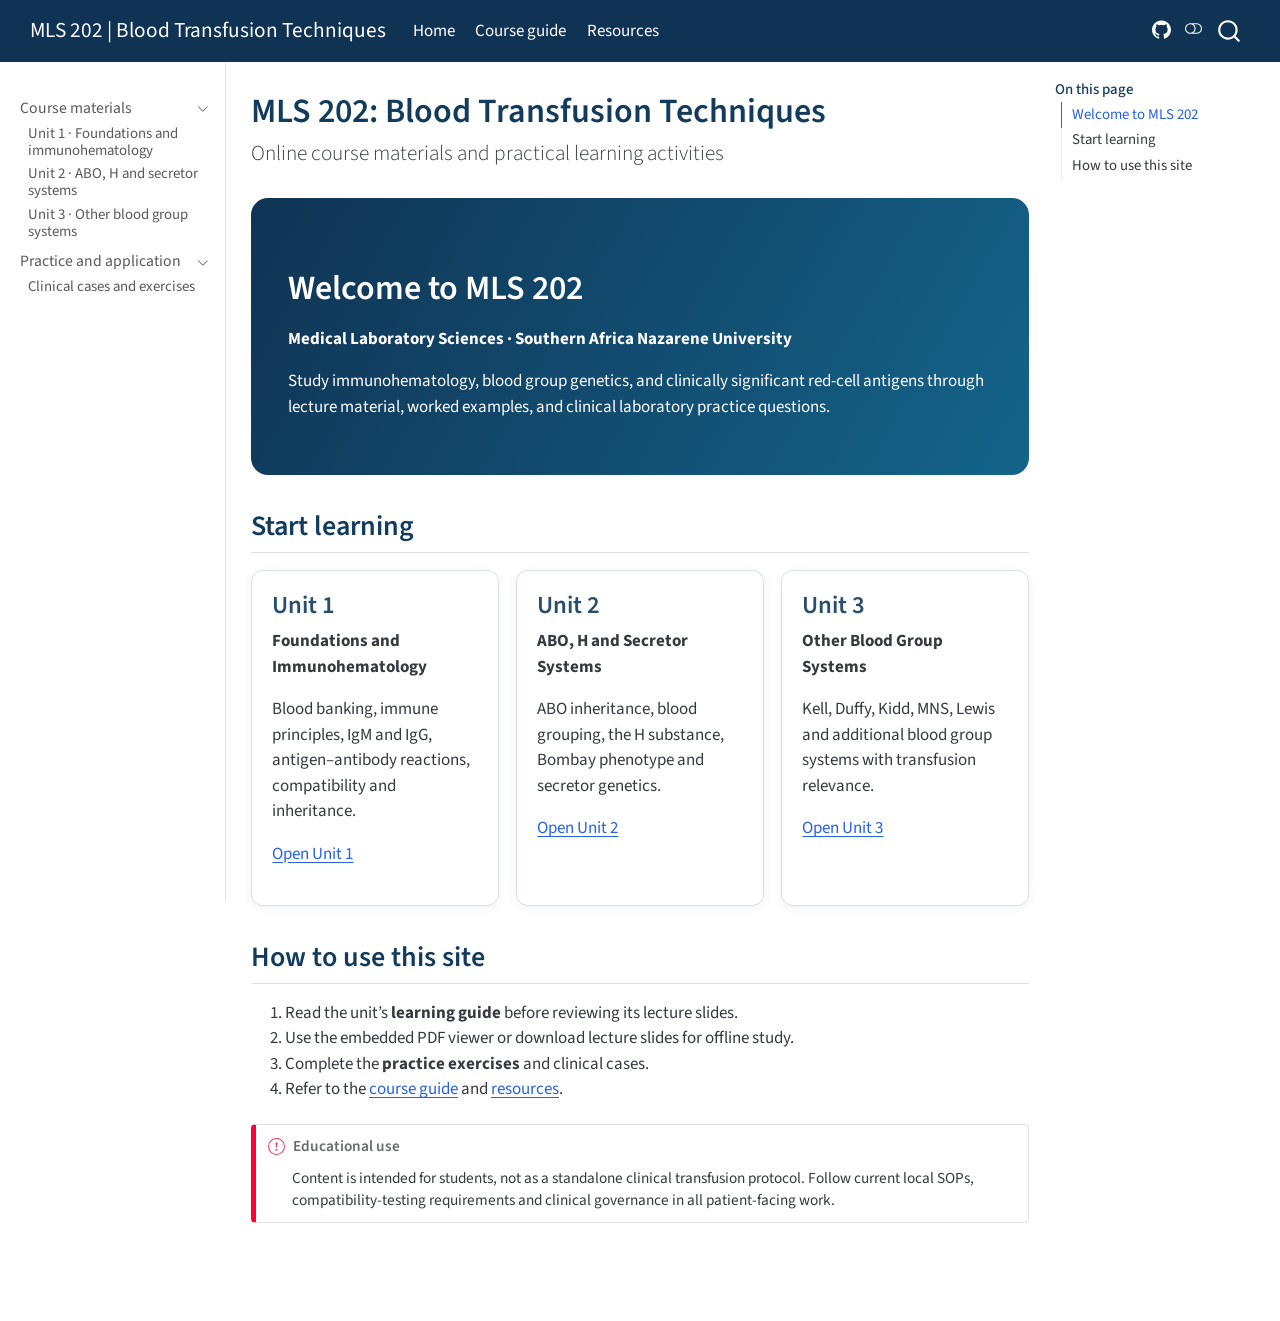
<file: index.html>
<!DOCTYPE html>
<html xmlns="http://www.w3.org/1999/xhtml" lang="en" xml:lang="en"><head>

<meta charset="utf-8">
<meta name="generator" content="quarto-1.11.9">

<meta name="viewport" content="width=device-width, initial-scale=1.0, user-scalable=yes">


<title>MLS 202: Blood Transfusion Techniques – MLS 202 | Blood Transfusion Techniques</title>
<style>
/* Default styles provided by pandoc.
** See https://pandoc.org/MANUAL.html#variables-for-html for config info.
*/
span.smallcaps{font-variant: small-caps;}
div.columns{display: flex; gap: 1.5em;}
div.column{flex: auto;}
@media screen {
div.columns{gap: min(4vw, 1.5em);}
div.column{overflow-x: auto;}
}
div.hanging-indent{margin-left: 1.5em; text-indent: -1.5em;}
ul.task-list{list-style: none;}
ul.task-list li input[type="checkbox"] {
  width: 0.8em;
  margin: 0 0.8em 0.2em -1em; /* quarto-specific, see https://github.com/quarto-dev/quarto-cli/issues/4556 */ 
  vertical-align: middle;
}
</style>


<script src="site_libs/quarto-nav/quarto-nav.js"></script>
<script src="site_libs/quarto-nav/headroom.min.js"></script>
<script src="site_libs/clipboard/clipboard.min.js"></script>
<script src="site_libs/quarto-search/autocomplete.umd.js"></script>
<script src="site_libs/quarto-search/fuse.min.js"></script>
<script src="site_libs/quarto-search/quarto-search.js"></script>
<meta name="quarto:offset" content="./">
<script src="site_libs/quarto-html/quarto.js" type="module"></script>
<script src="site_libs/quarto-html/tabsets/tabsets.js" type="module"></script>
<script src="site_libs/quarto-html/scrollable-regions/scrollable-regions.js" type="module"></script>
<script src="site_libs/quarto-html/popper.min.js"></script>
<script src="site_libs/quarto-html/tippy.umd.min.js"></script>
<script src="site_libs/quarto-html/anchor.min.js"></script>
<link href="site_libs/quarto-html/tippy.css" rel="stylesheet">
<link href="site_libs/quarto-html/quarto-syntax-highlighting-63b5708e65d6cd79cd7618c58d0c21e7.css" rel="stylesheet" class="quarto-color-scheme" id="quarto-text-highlighting-styles">
<link href="site_libs/quarto-html/quarto-syntax-highlighting-dark-447e42e69aaa9833c0ba1b986f430b20.css" rel="stylesheet" class="quarto-color-scheme quarto-color-alternate" id="quarto-text-highlighting-styles">
<link href="site_libs/quarto-html/quarto-syntax-highlighting-63b5708e65d6cd79cd7618c58d0c21e7.css" rel="stylesheet" class="quarto-color-scheme-extra" id="quarto-text-highlighting-styles">
<script src="site_libs/bootstrap/bootstrap.min.js"></script>
<link href="site_libs/bootstrap/bootstrap-icons.css" rel="stylesheet">
<link href="site_libs/bootstrap/bootstrap-b53b8caa91f31822d996f57b6f74c149.min.css" rel="stylesheet" append-hash="true" class="quarto-color-scheme" id="quarto-bootstrap" data-mode="light">
<link href="site_libs/bootstrap/bootstrap-dark-493207891d3640c3f107b44263cc2421.min.css" rel="stylesheet" append-hash="true" class="quarto-color-scheme quarto-color-alternate" id="quarto-bootstrap" data-mode="dark">
<link href="site_libs/bootstrap/bootstrap-b53b8caa91f31822d996f57b6f74c149.min.css" rel="stylesheet" append-hash="true" class="quarto-color-scheme-extra" id="quarto-bootstrap" data-mode="light">
<script id="quarto-search-options" type="application/json">{
  "location": "navbar",
  "copy-button": false,
  "collapse-after": 3,
  "panel-placement": "end",
  "type": "overlay",
  "limit": 50,
  "keyboard-shortcut": [
    "f",
    "/",
    "s"
  ],
  "show-item-context": false,
  "language": {
    "search-no-results-text": "No results",
    "search-matching-documents-text": "matching documents",
    "search-copy-link-title": "Copy link to search",
    "search-hide-matches-text": "Hide additional matches",
    "search-more-match-text": "more match in this document",
    "search-more-matches-text": "more matches in this document",
    "search-clear-button-title": "Clear",
    "search-text-placeholder": "",
    "search-detached-cancel-button-title": "Cancel",
    "search-submit-button-title": "Submit",
    "search-label": "Search"
  }
}</script>
<style>html{ scroll-behavior: smooth; }</style>


<link rel="stylesheet" href="styles.css">
</head>

<body class="nav-sidebar docked nav-fixed quarto-light"><a id="quarto-skip-link" class="visually-hidden-focusable" href="#quarto-document-content">Skip to main content</a><script id="quarto-html-before-body" type="application/javascript">
    const toggleBodyColorMode = (bsSheetEl) => {
      const mode = bsSheetEl.getAttribute("data-mode");
      const bodyEl = window.document.querySelector("body");
      if (mode === "dark") {
        bodyEl.classList.add("quarto-dark");
        bodyEl.classList.remove("quarto-light");
      } else {
        bodyEl.classList.add("quarto-light");
        bodyEl.classList.remove("quarto-dark");
      }
    }
    const toggleBodyColorPrimary = () => {
      const bsSheetEl = window.document.querySelector("link#quarto-bootstrap:not([rel=disabled-stylesheet])");
      if (bsSheetEl) {
        toggleBodyColorMode(bsSheetEl);
      }
    }
    const setColorSchemeToggle = (alternate) => {
      const toggles = window.document.querySelectorAll('.quarto-color-scheme-toggle');
      for (let i=0; i < toggles.length; i++) {
        const toggle = toggles[i];
        if (toggle) {
          toggle.setAttribute("aria-checked", alternate ? "true" : "false");
          if (alternate) {
            toggle.classList.add("alternate");
          } else {
            toggle.classList.remove("alternate");
          }
        }
      }
    };
    const toggleColorMode = (alternate) => {
      // Switch the stylesheets
      const primaryStylesheets = window.document.querySelectorAll('link.quarto-color-scheme:not(.quarto-color-alternate)');
      const alternateStylesheets = window.document.querySelectorAll('link.quarto-color-scheme.quarto-color-alternate');
      manageTransitions('#quarto-margin-sidebar .nav-link', false);
      if (alternate) {
        // note: dark is layered on light, we don't disable primary!
        enableStylesheet(alternateStylesheets);
        for (const sheetNode of alternateStylesheets) {
          if (sheetNode.id === "quarto-bootstrap") {
            toggleBodyColorMode(sheetNode);
          }
        }
      } else {
        disableStylesheet(alternateStylesheets);
        enableStylesheet(primaryStylesheets)
        toggleBodyColorPrimary();
      }
      manageTransitions('#quarto-margin-sidebar .nav-link', true);
      // Switch the toggles
      setColorSchemeToggle(alternate)
    }
    // Hack to workaround the fact that safari doesn't
    // properly recolor the scrollbar when toggling (#1455).
    // Not run on load: stylesheets are set before first paint there, and
    // scrolling would undo the scroll to a URL fragment (#14973).
    // The one pixel nudge keeps the reader where they were.
    const refreshSafariScrollbar = () => {
      if (navigator.userAgent.indexOf('Safari') > 0 && navigator.userAgent.indexOf('Chrome') == -1) {
        manageTransitions("body", false);
        const scrollY = window.scrollY;
        window.scrollTo(0, scrollY > 0 ? scrollY - 1 : 1);
        setTimeout(() => {
          window.scrollTo(0, scrollY);
          manageTransitions("body", true);
        }, 40);
      }
    }
    const disableStylesheet = (stylesheets) => {
      for (let i=0; i < stylesheets.length; i++) {
        const stylesheet = stylesheets[i];
        stylesheet.rel = 'disabled-stylesheet';
      }
    }
    const enableStylesheet = (stylesheets) => {
      for (let i=0; i < stylesheets.length; i++) {
        const stylesheet = stylesheets[i];
        if(stylesheet.rel !== 'stylesheet') { // for Chrome, which will still FOUC without this check
          stylesheet.rel = 'stylesheet';
        }
      }
    }
    const manageTransitions = (selector, allowTransitions) => {
      const els = window.document.querySelectorAll(selector);
      for (let i=0; i < els.length; i++) {
        const el = els[i];
        if (allowTransitions) {
          el.classList.remove('notransition');
        } else {
          el.classList.add('notransition');
        }
      }
    }
    const isFileUrl = () => {
      return window.location.protocol === 'file:';
    }
    const hasAlternateSentinel = () => {
      let styleSentinel = getColorSchemeSentinel();
      if (styleSentinel !== null) {
        return styleSentinel === "alternate";
      } else {
        return false;
      }
    }
    const setStyleSentinel = (alternate) => {
      const value = alternate ? "alternate" : "default";
      if (!isFileUrl()) {
        window.localStorage.setItem("quarto-color-scheme", value);
      } else {
        localAlternateSentinel = value;
      }
    }
    const getColorSchemeSentinel = () => {
      if (!isFileUrl()) {
        const storageValue = window.localStorage.getItem("quarto-color-scheme");
        return storageValue != null ? storageValue : localAlternateSentinel;
      } else {
        return localAlternateSentinel;
      }
    }
    const toggleGiscusIfUsed = (isAlternate, darkModeDefault) => {
      const baseTheme = document.querySelector('#giscus-base-theme')?.value ?? 'light';
      const alternateTheme = document.querySelector('#giscus-alt-theme')?.value ?? 'dark';
      let newTheme = '';
      if(authorPrefersDark) {
        newTheme = isAlternate ? baseTheme : alternateTheme;
      } else {
        newTheme = isAlternate ? alternateTheme : baseTheme;
      }
      const changeGiscusTheme = () => {
        // From: https://github.com/giscus/giscus/issues/336
        const sendMessage = (message) => {
          const iframe = document.querySelector('iframe.giscus-frame');
          if (!iframe) return;
          iframe.contentWindow.postMessage({ giscus: message }, 'https://giscus.app');
        }
        sendMessage({
          setConfig: {
            theme: newTheme
          }
        });
      }
      const isGiscussLoaded = window.document.querySelector('iframe.giscus-frame') !== null;
      if (isGiscussLoaded) {
        changeGiscusTheme();
      }
    };
    const authorPrefersDark = false;
    const darkModeDefault = authorPrefersDark;
      document.querySelector('link#quarto-text-highlighting-styles.quarto-color-scheme-extra').rel = 'disabled-stylesheet';
      document.querySelector('link#quarto-bootstrap.quarto-color-scheme-extra').rel = 'disabled-stylesheet';
    let localAlternateSentinel = darkModeDefault ? 'alternate' : 'default';
    // Dark / light mode switch
    window.quartoToggleColorScheme = () => {
      // Read the current dark / light value
      let toAlternate = !hasAlternateSentinel();
      toggleColorMode(toAlternate);
      refreshSafariScrollbar();
      setStyleSentinel(toAlternate);
      toggleGiscusIfUsed(toAlternate, darkModeDefault);
      window.dispatchEvent(new Event('resize'));
    };
    // Switch to dark mode if need be
    if (hasAlternateSentinel()) {
      toggleColorMode(true);
    } else {
      toggleColorMode(false);
    }
  </script>

<div id="quarto-search-results"></div>
  <header id="quarto-header" class="headroom fixed-top">
    <nav class="navbar navbar-expand-lg " data-bs-theme="dark" aria-label="Site">
      <div class="navbar-container container-fluid">
      <div class="navbar-brand-container mx-auto">
    <a class="navbar-brand" href="./index.html">
    <span class="navbar-title">MLS 202 | Blood Transfusion Techniques</span>
    </a>
  </div>
          <button class="navbar-toggler" type="button" data-bs-toggle="collapse" data-bs-target="#navbarCollapse" aria-controls="navbarCollapse" aria-expanded="false" aria-label="Toggle navigation" onclick="if (window.quartoToggleHeadroom) { window.quartoToggleHeadroom(); }">
  <span class="navbar-toggler-icon"></span>
</button>
          <div class="collapse navbar-collapse" id="navbarCollapse">
            <ul class="navbar-nav navbar-nav-scroll me-auto">
  <li class="nav-item">
    <a class="nav-link active" href="./index.html" aria-current="page"> 
<span class="menu-text">Home</span></a>
  </li>  
  <li class="nav-item">
    <a class="nav-link" href="./syllabus.html"> 
<span class="menu-text">Course guide</span></a>
  </li>  
  <li class="nav-item">
    <a class="nav-link" href="./resources.html"> 
<span class="menu-text">Resources</span></a>
  </li>  
</ul>
            <ul class="navbar-nav navbar-nav-scroll ms-auto">
  <li class="nav-item compact">
    <a class="nav-link" href="https://github.com/BonganiBD/mls202-blood-transfusion"> <i class="bi bi-github" role="img" aria-label="Source code">
</i> 
<span class="menu-text"></span></a>
  </li>  
</ul>
          </div> <!-- /navcollapse -->
            <div class="quarto-navbar-tools">
  <button type="button" role="switch" aria-checked="false" class="quarto-color-scheme-toggle quarto-navigation-tool  px-1" onclick="window.quartoToggleColorScheme(); return false;" title="Toggle dark mode" aria-label="Toggle dark mode"><i class="bi"></i></button>
</div>
            <div id="quarto-search" class="" title="Search"></div>
      </div> <!-- /container-fluid -->
    </nav>
  <nav class="quarto-secondary-nav" aria-label="Toolbar">
    <div class="container-fluid d-flex">
      <button type="button" class="quarto-btn-toggle btn" data-bs-toggle="collapse" role="button" data-bs-target=".quarto-sidebar-collapse-item" aria-controls="quarto-sidebar" aria-expanded="false" aria-label="Toggle sidebar navigation" onclick="if (window.quartoToggleHeadroom) { window.quartoToggleHeadroom(); }">
        <i class="bi bi-layout-text-sidebar-reverse"></i>
      </button>
        <nav class="quarto-page-breadcrumbs" aria-label="Breadcrumbs"><ol class="breadcrumb"><li class="breadcrumb-item">MLS 202: Blood Transfusion Techniques</li></ol></nav>
        <a class="flex-grow-1" data-bs-toggle="collapse" data-bs-target=".quarto-sidebar-collapse-item" onclick="if (window.quartoToggleHeadroom) { window.quartoToggleHeadroom(); }">      
        </a>
    </div>
  </nav>
</header>
<!-- content -->
<div id="quarto-content" class="quarto-container page-columns page-rows-contents page-layout-article page-navbar">
<!-- sidebar -->
  <nav id="quarto-sidebar" class="sidebar collapse collapse-horizontal quarto-sidebar-collapse-item sidebar-navigation docked overflow-auto" aria-label="Section">
    <div class="sidebar-menu-container"> 
    <ul class="list-unstyled mt-1">
        <li class="sidebar-item sidebar-item-section">
      <div class="sidebar-item-container"> 
            <button type="button" class="sidebar-item-text sidebar-item-toggle sidebar-link text-start" data-bs-toggle="collapse" data-bs-target="#quarto-sidebar-section-1" aria-controls="quarto-sidebar-section-1" aria-expanded="true">
 <span class="menu-text" id="quarto-sidebar-section-1-label">Course materials</span><i class="bi bi-chevron-right" aria-hidden="true"></i></button>
      </div>
      <ul id="quarto-sidebar-section-1" aria-labelledby="quarto-sidebar-section-1-label" class="collapse list-unstyled sidebar-section depth1 show">  
          <li class="sidebar-item">
  <div class="sidebar-item-container"> 
  <a href="./units/01-foundations.html" class="sidebar-item-text sidebar-link">
 <span class="menu-text">Unit 1 · Foundations and immunohematology</span></a>
  </div>
</li>
          <li class="sidebar-item">
  <div class="sidebar-item-container"> 
  <a href="./units/02-blood-groups.html" class="sidebar-item-text sidebar-link">
 <span class="menu-text">Unit 2 · ABO, H and secretor systems</span></a>
  </div>
</li>
          <li class="sidebar-item">
  <div class="sidebar-item-container"> 
  <a href="./units/03-other-systems.html" class="sidebar-item-text sidebar-link">
 <span class="menu-text">Unit 3 · Other blood group systems</span></a>
  </div>
</li>
      </ul>
  </li>
        <li class="sidebar-item sidebar-item-section">
      <div class="sidebar-item-container"> 
            <button type="button" class="sidebar-item-text sidebar-item-toggle sidebar-link text-start" data-bs-toggle="collapse" data-bs-target="#quarto-sidebar-section-2" aria-controls="quarto-sidebar-section-2" aria-expanded="true">
 <span class="menu-text" id="quarto-sidebar-section-2-label">Practice and application</span><i class="bi bi-chevron-right" aria-hidden="true"></i></button>
      </div>
      <ul id="quarto-sidebar-section-2" aria-labelledby="quarto-sidebar-section-2-label" class="collapse list-unstyled sidebar-section depth1 show">  
          <li class="sidebar-item">
  <div class="sidebar-item-container"> 
  <a href="./units/04-cases.html" class="sidebar-item-text sidebar-link">
 <span class="menu-text">Clinical cases and exercises</span></a>
  </div>
</li>
      </ul>
  </li>
    </ul>
    </div>
</nav>
<div id="quarto-sidebar-glass" class="quarto-sidebar-collapse-item" data-bs-toggle="collapse" data-bs-target=".quarto-sidebar-collapse-item"></div>
<!-- margin-sidebar -->
    <div id="quarto-margin-sidebar" class="sidebar margin-sidebar">
        <nav id="TOC" role="doc-toc" aria-labelledby="toc-title" class="toc-active">
    <h2 id="toc-title">On this page</h2>
   
  <ul>
  <li><a href="#welcome-to-mls-202" id="toc-welcome-to-mls-202" class="nav-link active" data-scroll-target="#welcome-to-mls-202">Welcome to MLS 202</a></li>
  <li><a href="#start-learning" id="toc-start-learning" class="nav-link" data-scroll-target="#start-learning">Start learning</a></li>
  <li><a href="#how-to-use-this-site" id="toc-how-to-use-this-site" class="nav-link" data-scroll-target="#how-to-use-this-site">How to use this site</a></li>
  </ul>
</nav>
    </div>
<!-- main -->
<main class="content" id="quarto-document-content" tabindex="-1">


<header id="title-block-header" class="quarto-title-block default">
<div class="quarto-title">
<h1 class="title">MLS 202: Blood Transfusion Techniques</h1>
<p class="subtitle lead">Online course materials and practical learning activities</p>
</div>



<div class="quarto-title-meta">

    
  
    
  </div>
  


</header>


<section id="welcome-to-mls-202" class="level1 hero">
<h1>Welcome to MLS 202</h1>
<p><strong>Medical Laboratory Sciences · Southern Africa Nazarene University</strong></p>
<p>Study immunohematology, blood group genetics, and clinically significant red-cell antigens through lecture material, worked examples, and clinical laboratory practice questions.</p>
</section>
<section id="start-learning" class="level2">
<h2 class="anchored" data-anchor-id="start-learning">Start learning</h2>
<div class="unit-grid">
<section id="unit-1" class="level3 unit-card">
<h3 class="anchored" data-anchor-id="unit-1">Unit 1</h3>
<p><strong>Foundations and Immunohematology</strong></p>
<p>Blood banking, immune principles, IgM and IgG, antigen–antibody reactions, compatibility and inheritance.</p>
<p><a href="./units/01-foundations.html">Open Unit 1</a></p>
</section>
<section id="unit-2" class="level3 unit-card">
<h3 class="anchored" data-anchor-id="unit-2">Unit 2</h3>
<p><strong>ABO, H and Secretor Systems</strong></p>
<p>ABO inheritance, blood grouping, the H substance, Bombay phenotype and secretor genetics.</p>
<p><a href="./units/02-blood-groups.html">Open Unit 2</a></p>
</section>
<section id="unit-3" class="level3 unit-card">
<h3 class="anchored" data-anchor-id="unit-3">Unit 3</h3>
<p><strong>Other Blood Group Systems</strong></p>
<p>Kell, Duffy, Kidd, MNS, Lewis and additional blood group systems with transfusion relevance.</p>
<p><a href="./units/03-other-systems.html">Open Unit 3</a></p>
</section>
</div>
</section>
<section id="how-to-use-this-site" class="level2">
<h2 class="anchored" data-anchor-id="how-to-use-this-site">How to use this site</h2>
<ol type="1">
<li>Read the unit’s <strong>learning guide</strong> before reviewing its lecture slides.</li>
<li>Use the embedded PDF viewer or download lecture slides for offline study.</li>
<li>Complete the <strong>practice exercises</strong> and clinical cases.</li>
<li>Refer to the <a href="./syllabus.html">course guide</a> and <a href="./resources.html">resources</a>.</li>
</ol>
<div class="callout callout-style-simple callout-important callout-titled">
<div class="callout-header d-flex align-content-center">
<div class="callout-icon-container">
<i class="callout-icon"></i>
</div>
<div class="callout-title-container flex-fill">
<span class="screen-reader-only">Important</span>Educational use
</div>
</div>
<div class="callout-body-container callout-body">
<p>Content is intended for students, not as a standalone clinical transfusion protocol. Follow current local SOPs, compatibility-testing requirements and clinical governance in all patient-facing work.</p>
</div>
</div>


</section>

</main> <!-- /main -->
<script id="quarto-html-after-body" type="application/javascript">
  window.document.addEventListener("DOMContentLoaded", function (event) {
    // Ensure there is a toggle, if there isn't float one in the top right
    if (window.document.querySelector('.quarto-color-scheme-toggle') === null) {
      const toggle = window.document.createElement('button');
      toggle.type = "button";
      toggle.setAttribute("role", "switch");
      toggle.setAttribute("aria-checked", "false");
      toggle.classList.add('top-right');
      toggle.classList.add('quarto-color-scheme-toggle');
      toggle.setAttribute("aria-label", "Toggle dark mode");
      toggle.onclick = function() { try { window.quartoToggleColorScheme(); } catch {} return false; };
      const i = window.document.createElement("i");
      i.classList.add('bi');
      toggle.appendChild(i);
      // Put the toggle in a landmark of its own, so that landmark navigation
      // can reach it.
      //
      // The container is always a fresh direct child of body, and the toggle is
      // never moved into page furniture that the theme or the author controls.
      // The toggle is positioned against the page, so any ancestor that
      // establishes a containing block captures it: a positioned element or a
      // grid for position: absolute, and transform, filter, will-change or
      // contain for position: fixed. A direct child of body has none of these
      // to inherit, and the shift when one appears is silent and visual.
      //
      // ARIA says a document should have at most one banner, and axe reports a
      // duplicate whether or not the banners carry distinct labels. So use a
      // header when the page has no banner yet, and a named region otherwise.
      //
      // A header is a banner wherever it sits, unless it is inside sectioning
      // content, so this cannot just look at the children of body: a custom
      // page layout wraps the title block header in a plain div. An explicit
      // role="banner" always counts.
      const sectioning = 'article, aside, main, nav, section, [role="article"], [role="complementary"], [role="main"], [role="navigation"], [role="region"]';
      const hasBanner = Array.from(
        window.document.querySelectorAll('header:not([role]), [role="banner"]')
      ).some(function(el) {
        return el.hasAttribute("role") || el.closest(sectioning) === null;
      });
      const container = window.document.createElement(hasBanner ? "div" : "header");
      if (hasBanner) {
        container.setAttribute("role", "region");
        container.setAttribute("aria-label", "Toggle dark mode");
      }
      container.classList.add('quarto-color-scheme-toggle-container');
      container.appendChild(toggle);
      window.document.body.appendChild(container);
    }
    setColorSchemeToggle(hasAlternateSentinel())
    const icon = "";
    const anchorJS = new window.AnchorJS();
    anchorJS.options = {
      placement: 'right',
      icon: icon
    };
    anchorJS.add('.anchored');
    const isCodeAnnotation = (el) => {
      for (const clz of el.classList) {
        if (clz.startsWith('code-annotation-')) {                     
          return true;
        }
      }
      return false;
    }
    const onCopySuccess = function(e) {
      // button target
      const button = e.trigger;
      // don't keep focus
      button.blur();
      // flash "checked"
      button.classList.add('code-copy-button-checked');
      var currentTitle = button.getAttribute("title");
      button.setAttribute("title", "Copied!");
      let tooltip;
      if (window.bootstrap) {
        button.setAttribute("data-bs-toggle", "tooltip");
        button.setAttribute("data-bs-placement", "left");
        button.setAttribute("data-bs-title", "Copied!");
        tooltip = new bootstrap.Tooltip(button, 
          { trigger: "manual", 
            customClass: "code-copy-button-tooltip",
            offset: [0, -8]});
        tooltip.show();    
      }
      setTimeout(function() {
        if (tooltip) {
          tooltip.hide();
          button.removeAttribute("data-bs-title");
          button.removeAttribute("data-bs-toggle");
          button.removeAttribute("data-bs-placement");
        }
        button.setAttribute("title", currentTitle);
        button.classList.remove('code-copy-button-checked');
      }, 1000);
      // clear code selection
      e.clearSelection();
    }
    const getTextToCopy = function(trigger) {
      const outerScaffold = trigger.parentElement.cloneNode(true);
      const codeEl = outerScaffold.querySelector('code');
      for (const childEl of codeEl.children) {
        if (isCodeAnnotation(childEl)) {
          childEl.remove();
        }
      }
      return codeEl.innerText;
    }
    const clipboard = new window.ClipboardJS('.code-copy-button:not([data-in-quarto-modal])', {
      text: getTextToCopy
    });
    clipboard.on('success', onCopySuccess);
    if (window.document.getElementById('quarto-embedded-source-code-modal')) {
      const clipboardModal = new window.ClipboardJS('.code-copy-button[data-in-quarto-modal]', {
        text: getTextToCopy,
        container: window.document.getElementById('quarto-embedded-source-code-modal')
      });
      clipboardModal.on('success', onCopySuccess);
    }
      var localhostRegex = new RegExp(/^(?:http|https):\/\/localhost\:?[0-9]*\//);
      var mailtoRegex = new RegExp(/^mailto:/);
        var filterRegex = new RegExp("https:\/\/BonganiBD\.github\.io\/mls202-blood-transfusion\/");
      const newWindowLabel = "(opens in a new tab)";
      const newWindowNoteId = "quarto-ext-newwindow-label";
      // Links reference one hidden label through aria-describedby, so the
      // announcement never changes their accessible name.
      var describeNewWindow = (link) => {
        if (!window.document.getElementById(newWindowNoteId)) {
          var newWindowNote = window.document.createElement("span");
          newWindowNote.id = newWindowNoteId;
          newWindowNote.hidden = true;
          newWindowNote.textContent = newWindowLabel;
          window.document.body.appendChild(newWindowNote);
        }
        var describedBy = (link.getAttribute("aria-describedby") || "").split(/\s+/).filter(Boolean);
        if (!describedBy.includes(newWindowNoteId)) {
          describedBy.push(newWindowNoteId);
          link.setAttribute("aria-describedby", describedBy.join(" "));
        }
      }
      var isInternal = (href) => {
          return filterRegex.test(href) || localhostRegex.test(href) || mailtoRegex.test(href);
      }
      // Inspect non-navigation links and adorn them if external
      window.quartoDecorateExternalLinks = function (root) {
     var links = (root || window.document).querySelectorAll('a[href]:not(.nav-link):not(.navbar-brand):not(.toc-action):not(.sidebar-link):not(.sidebar-item-toggle):not(.pagination-link):not(.no-external):not([aria-hidden]):not(.dropdown-item):not(.quarto-navigation-tool):not(.about-link)');
      for (var i=0; i<links.length; i++) {
        const link = links[i];
        if (!isInternal(link.href)) {
          // undo the damage that might have been done by quarto-nav.js in the case of
          // links that we want to consider external
          if (link.dataset.originalHref !== undefined) {
            link.href = link.dataset.originalHref;
          }
            // target, if specified
            link.setAttribute("target", "_blank");
            if (link.getAttribute("rel") === null) {
              link.setAttribute("rel", "noopener");
            }
            describeNewWindow(link);
          if (!link.classList.contains('no-external-icon')) {
          }
        }
      }
      };
      window.quartoDecorateExternalLinks(window.document);
    // Esc closes the popup (WCAG 1.4.13) and focus leaving both trigger and
    // popup closes it (WCAG 2.4.11); tippy handles neither for interactive popups.
    const hideOnEscAndFocusOut = {
      name: 'hideOnEscAndFocusOut',
      defaultValue: true,
      fn(instance) {
        const dismiss = () => {
          // A show scheduled by the trigger delay would otherwise reopen it
          instance.clearDelayTimeouts();
          instance.hide();
        };
        const onKeyDown = (event) => {
          if (event.key !== 'Escape') {
            return;
          }
          // Keep Esc from also reaching page handlers (e.g. reveal.js overview),
          // except an open reveal.js slide menu, which Esc should close too.
          // The menu handles keys only when its keyboard option is on.
          const menuHandlesEsc = window.Reveal?.getPlugin?.('menu')?.isOpen() &&
            window.Reveal.getConfig().menu?.keyboard !== false;
          if (!menuHandlesEsc) {
            event.stopPropagation();
          }
          if (instance.popper.contains(window.document.activeElement)) {
            // Disabled while refocusing so the focus trigger does not reopen it
            instance.disable();
            instance.reference.focus();
            instance.enable();
          }
          dismiss();
        };
        const onFocusOut = (event) => {
          const target = event.relatedTarget;
          if (target && !instance.reference.contains(target) &&
              !instance.popper.contains(target)) {
            dismiss();
          }
        };
        // On the trigger too: a click trigger (code-annotations: select) has no
        // blur handling. Attached for the instance's lifetime so leaving the
        // trigger also cancels a show still pending on the trigger delay.
        instance.reference.addEventListener('focusout', onFocusOut);
        return {
          onShow() {
            window.document.addEventListener('keydown', onKeyDown, true);
            instance.popper.addEventListener('focusout', onFocusOut);
          },
          onHide() {
            window.document.removeEventListener('keydown', onKeyDown, true);
            instance.popper.removeEventListener('focusout', onFocusOut);
          },
          onDestroy() {
            instance.reference.removeEventListener('focusout', onFocusOut);
          },
        };
      },
    };
    function tippyHover(el, contentFn, onTriggerFn, onUntriggerFn) {
      const config = {
        allowHTML: true,
        maxWidth: 500,
        delay: 100,
        arrow: false,
        appendTo: function(el) {
            return el.parentElement;
        },
        interactive: true,
        interactiveBorder: 10,
        theme: 'quarto',
        placement: 'bottom-start',
        plugins: [hideOnEscAndFocusOut],
      };
      if (contentFn) {
        config.content = contentFn;
      }
      if (onTriggerFn) {
        config.onTrigger = onTriggerFn;
      }
      if (onUntriggerFn) {
        config.onUntrigger = onUntriggerFn;
      }
      window.tippy(el, config); 
    }
    const noterefs = window.document.querySelectorAll('a[role="doc-noteref"]');
    for (var i=0; i<noterefs.length; i++) {
      const ref = noterefs[i];
      tippyHover(ref, function() {
        // use id or data attribute instead here
        let href = ref.getAttribute('data-footnote-href') || ref.getAttribute('href');
        try { href = new URL(href).hash; } catch {}
        const id = href.replace(/^#\/?/, "");
        const note = window.document.getElementById(id);
        if (note) {
          return note.innerHTML;
        } else {
          return "";
        }
      });
    }
    const xrefs = window.document.querySelectorAll('a.quarto-xref');
    const processXRef = (id, note) => {
      // Strip column container classes
      const stripColumnClz = (el) => {
        el.classList.remove("page-full", "page-columns");
        if (el.children) {
          for (const child of el.children) {
            stripColumnClz(child);
          }
        }
      }
      stripColumnClz(note)
      if (id === null || id.startsWith('sec-')) {
        // Special case sections, only their first couple elements
        const container = document.createElement("div");
        if (note.children && note.children.length > 2) {
          container.appendChild(note.children[0].cloneNode(true));
          for (let i = 1; i < note.children.length; i++) {
            const child = note.children[i];
            if (child.tagName === "P" && child.innerText === "") {
              continue;
            } else {
              container.appendChild(child.cloneNode(true));
              break;
            }
          }
          if (window.Quarto?.typesetMath) {
            window.Quarto.typesetMath(container);
          }
          return container.innerHTML
        } else {
          if (window.Quarto?.typesetMath) {
            window.Quarto.typesetMath(note);
          }
          return note.innerHTML;
        }
      } else {
        // Remove any anchor links if they are present
        const anchorLink = note.querySelector('a.anchorjs-link');
        if (anchorLink) {
          anchorLink.remove();
        }
        if (window.Quarto?.typesetMath) {
          window.Quarto.typesetMath(note);
        }
        if (note.classList.contains("callout")) {
          return note.outerHTML;
        } else {
          return note.innerHTML;
        }
      }
    }
    for (var i=0; i<xrefs.length; i++) {
      const xref = xrefs[i];
      tippyHover(xref, undefined, function(instance) {
        instance.disable();
        let url = xref.getAttribute('href');
        let hash = undefined; 
        if (url.startsWith('#')) {
          hash = url;
        } else {
          try { hash = new URL(url).hash; } catch {}
        }
        if (hash) {
          const id = hash.replace(/^#\/?/, "");
          const note = window.document.getElementById(id);
          if (note !== null) {
            try {
              const html = processXRef(id, note.cloneNode(true));
              instance.setContent(html);
            } finally {
              instance.enable();
              instance.show();
            }
          } else {
            // See if we can fetch this
            fetch(url.split('#')[0])
            .then(res => res.text())
            .then(html => {
              const parser = new DOMParser();
              const htmlDoc = parser.parseFromString(html, "text/html");
              const note = htmlDoc.getElementById(id);
              if (note !== null) {
                const html = processXRef(id, note);
                instance.setContent(html);
              } 
            }).finally(() => {
              instance.enable();
              instance.show();
            });
          }
        } else {
          // See if we can fetch a full url (with no hash to target)
          // This is a special case and we should probably do some content thinning / targeting
          fetch(url)
          .then(res => res.text())
          .then(html => {
            const parser = new DOMParser();
            const htmlDoc = parser.parseFromString(html, "text/html");
            const note = htmlDoc.querySelector('main.content');
            if (note !== null) {
              // This should only happen for chapter cross references
              // (since there is no id in the URL)
              // remove the first header
              if (note.children.length > 0 && note.children[0].tagName === "HEADER") {
                note.children[0].remove();
              }
              const html = processXRef(null, note);
              instance.setContent(html);
            } 
          }).finally(() => {
            instance.enable();
            instance.show();
          });
        }
      }, function(instance) {
      });
    }
        let selectedAnnoteEl;
        const selectorForAnnotation = ( cell, annotation) => {
          let cellAttr = 'data-code-cell="' + cell + '"';
          let lineAttr = 'data-code-annotation="' +  annotation + '"';
          const selector = 'span[' + cellAttr + '][' + lineAttr + ']';
          return selector;
        }
        const selectCodeLines = (annoteEl) => {
          const doc = window.document;
          const targetCell = annoteEl.getAttribute("data-target-cell");
          const targetAnnotation = annoteEl.getAttribute("data-target-annotation");
          const annoteSpan = window.document.querySelector(selectorForAnnotation(targetCell, targetAnnotation));
          const lines = annoteSpan.getAttribute("data-code-lines").split(",");
          const lineIds = lines.map((line) => {
            return targetCell + "-" + line;
          })
          // Each band is positioned against its own containing block, which is
          // not the offsetParent of the lines, so place it from client rects.
          const placeBand = (band, firstEl, lastEl, codeBlock) => {
            const container = band.offsetParent;
            if (container === null) {
              return;
            }
            const containerRect = container.getBoundingClientRect();
            // Reveal.js scales slides with a transform, so convert client
            // pixels back to the CSS pixels of the container.
            const scale = containerRect.height / container.offsetHeight || 1;
            const firstRect = firstEl.getBoundingClientRect();
            const lastRect = lastEl.getBoundingClientRect();
            const top = (firstRect.top - containerRect.top) / scale - container.clientTop + container.scrollTop;
            const height = (lastRect.bottom - firstRect.top) / scale;
            band.style.top = top - 2 + "px";
            band.style.height = height + 4 + "px";
            if (codeBlock) {
              // Without the copy button wrapper, the containing block is wider
              // than the code block, so span the code block explicitly.
              const blockRect = codeBlock.getBoundingClientRect();
              band.style.left = (blockRect.left - containerRect.left) / scale - container.clientLeft + container.scrollLeft + "px";
              band.style.width = blockRect.width / scale + "px";
            }
          };
          if (lineIds.length > 0) {
            const el = window.document.getElementById(lineIds[0]);
            const lastEl = window.document.getElementById(lineIds[lineIds.length - 1]);
            const parent = el.parentElement.parentElement;
            // cook up a div (if necessary) and position it
            let div = window.document.getElementById("code-annotation-line-highlight");
            if (div === null) {
              div = window.document.createElement("div");
              div.setAttribute("id", "code-annotation-line-highlight");
              div.style.position = 'absolute';
              parent.appendChild(div);
            }
            placeBand(div, el, lastEl, parent.closest("div.sourceCode") || parent);
            let gutterDiv = window.document.getElementById("code-annotation-line-highlight-gutter");
            if (gutterDiv === null) {
              gutterDiv = window.document.createElement("div");
              gutterDiv.setAttribute("id", "code-annotation-line-highlight-gutter");
              gutterDiv.style.position = 'absolute';
              const codeCell = window.document.getElementById(targetCell);
              const gutter = codeCell.querySelector('.code-annotation-gutter');
              gutter.appendChild(gutterDiv);
            }
            placeBand(gutterDiv, el, lastEl);
            selectedAnnoteEl = annoteEl;
          }
        };
        const unselectCodeLines = () => {
          const elementsIds = ["code-annotation-line-highlight", "code-annotation-line-highlight-gutter"];
          elementsIds.forEach((elId) => {
            const div = window.document.getElementById(elId);
            if (div) {
              div.remove();
            }
          });
          selectedAnnoteEl = undefined;
        };
          // Handle positioning of the toggle
      window.addEventListener(
        "resize",
        throttle(() => {
          elRect = undefined;
          if (selectedAnnoteEl) {
            selectCodeLines(selectedAnnoteEl);
          }
        }, 10)
      );
      function throttle(fn, ms) {
      let throttle = false;
      let timer;
        return (...args) => {
          if(!throttle) { // first call gets through
              fn.apply(this, args);
              throttle = true;
          } else { // all the others get throttled
              if(timer) clearTimeout(timer); // cancel #2
              timer = setTimeout(() => {
                fn.apply(this, args);
                timer = throttle = false;
              }, ms);
          }
        };
      }
        // Attach click handler to the DT
        const annoteDls = window.document.querySelectorAll('dt[data-target-cell]');
        for (const annoteDlNode of annoteDls) {
          annoteDlNode.addEventListener('click', (event) => {
            const clickedEl = event.target;
            if (clickedEl !== selectedAnnoteEl) {
              unselectCodeLines();
              const activeEl = window.document.querySelector('dt[data-target-cell].code-annotation-active');
              if (activeEl) {
                activeEl.classList.remove('code-annotation-active');
              }
              selectCodeLines(clickedEl);
              clickedEl.classList.add('code-annotation-active');
            } else {
              // Unselect the line
              unselectCodeLines();
              clickedEl.classList.remove('code-annotation-active');
            }
          });
        }
    const findCites = (el) => {
      const parentEl = el.parentElement;
      if (parentEl) {
        const cites = parentEl.dataset.cites;
        if (cites) {
          return {
            el,
            cites: cites.split(' ')
          };
        } else {
          return findCites(el.parentElement)
        }
      } else {
        return undefined;
      }
    };
    var bibliorefs = window.document.querySelectorAll('a[role="doc-biblioref"]');
    for (var i=0; i<bibliorefs.length; i++) {
      const ref = bibliorefs[i];
      const citeInfo = findCites(ref);
      if (citeInfo) {
        tippyHover(citeInfo.el, function() {
          var popup = window.document.createElement('div');
          citeInfo.cites.forEach(function(cite) {
            var citeDiv = window.document.createElement('div');
            citeDiv.classList.add('hanging-indent');
            citeDiv.classList.add('csl-entry');
            var biblioDiv = window.document.getElementById('ref-' + cite);
            if (biblioDiv) {
              citeDiv.innerHTML = biblioDiv.innerHTML;
            }
            popup.appendChild(citeDiv);
          });
          return popup.innerHTML;
        });
      }
    }
  });
  </script>
  <script type="application/javascript">
  window.quartoScrollableRegionsLabels = {"code":"Scrollable code","output":"Scrollable output"};
  </script>
</div> <!-- /content -->




<script src="site_libs/quarto-html/zenscroll-min.js"></script>
</body></html>
</file>
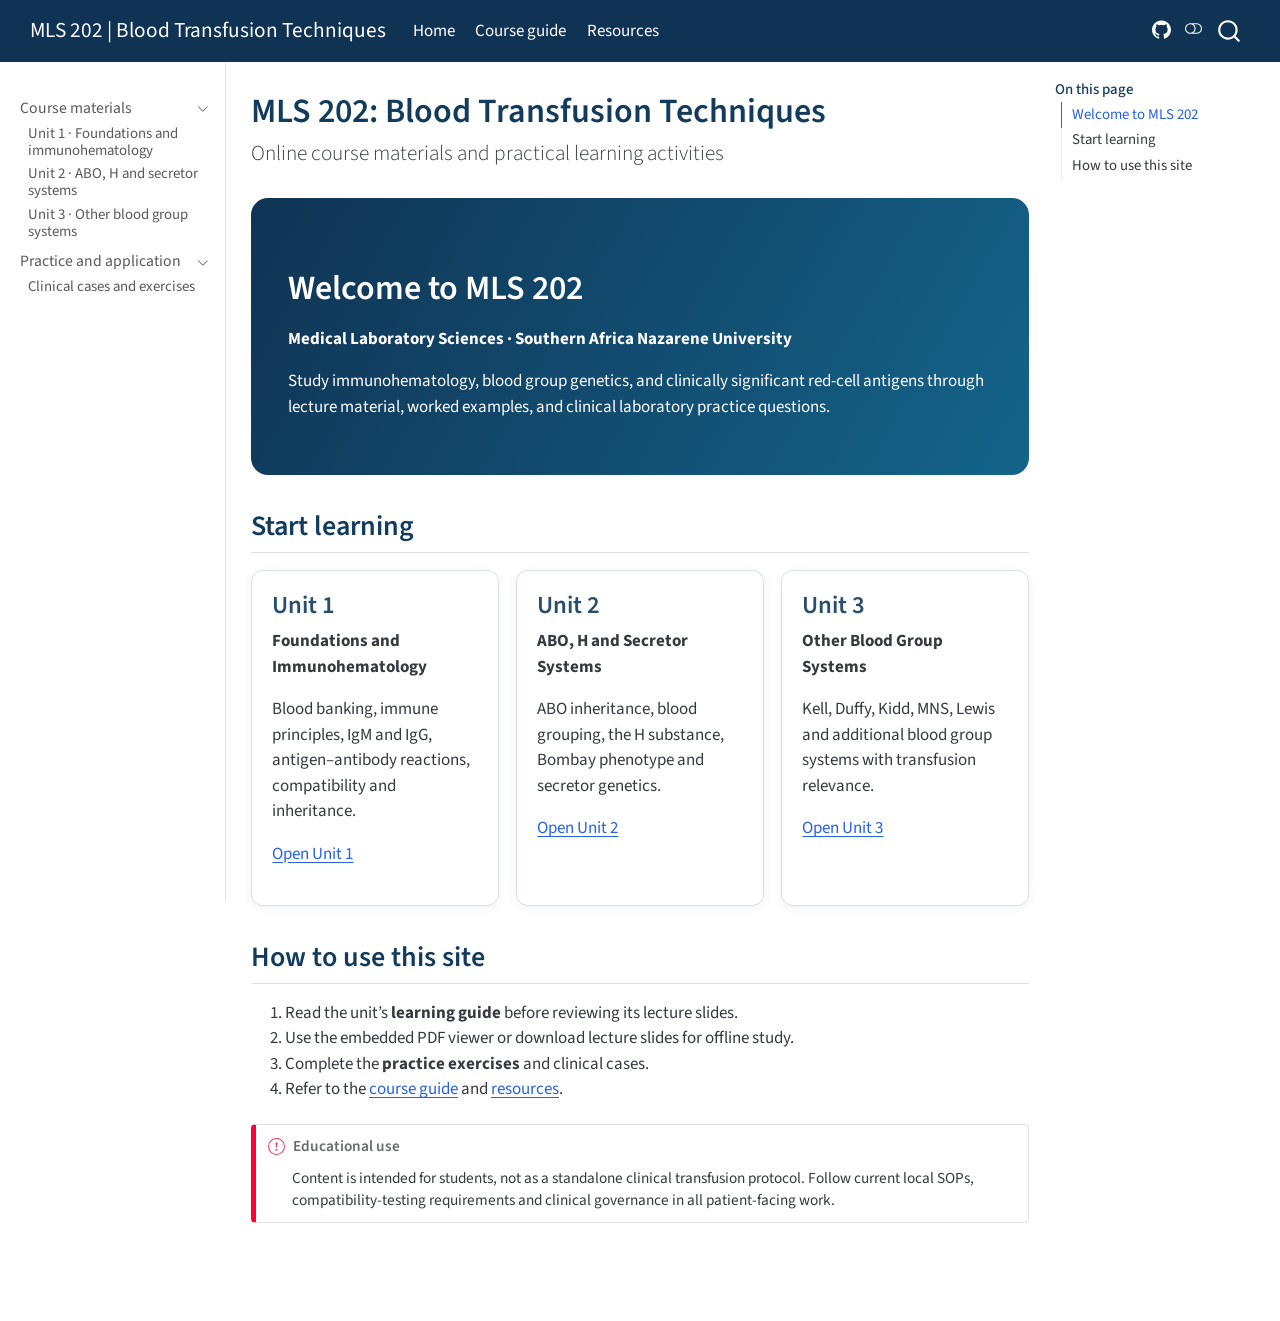
<file: docs/index.html>
<!DOCTYPE html>
<html xmlns="http://www.w3.org/1999/xhtml" lang="en" xml:lang="en"><head>

<meta charset="utf-8">
<meta name="generator" content="quarto-1.11.9">

<meta name="viewport" content="width=device-width, initial-scale=1.0, user-scalable=yes">


<title>MLS 202: Blood Transfusion Techniques – MLS 202 | Blood Transfusion Techniques</title>
<style>
/* Default styles provided by pandoc.
** See https://pandoc.org/MANUAL.html#variables-for-html for config info.
*/
span.smallcaps{font-variant: small-caps;}
div.columns{display: flex; gap: 1.5em;}
div.column{flex: auto;}
@media screen {
div.columns{gap: min(4vw, 1.5em);}
div.column{overflow-x: auto;}
}
div.hanging-indent{margin-left: 1.5em; text-indent: -1.5em;}
ul.task-list{list-style: none;}
ul.task-list li input[type="checkbox"] {
  width: 0.8em;
  margin: 0 0.8em 0.2em -1em; /* quarto-specific, see https://github.com/quarto-dev/quarto-cli/issues/4556 */ 
  vertical-align: middle;
}
</style>


<script src="site_libs/quarto-nav/quarto-nav.js"></script>
<script src="site_libs/quarto-nav/headroom.min.js"></script>
<script src="site_libs/clipboard/clipboard.min.js"></script>
<script src="site_libs/quarto-search/autocomplete.umd.js"></script>
<script src="site_libs/quarto-search/fuse.min.js"></script>
<script src="site_libs/quarto-search/quarto-search.js"></script>
<meta name="quarto:offset" content="./">
<script src="site_libs/quarto-html/quarto.js" type="module"></script>
<script src="site_libs/quarto-html/tabsets/tabsets.js" type="module"></script>
<script src="site_libs/quarto-html/scrollable-regions/scrollable-regions.js" type="module"></script>
<script src="site_libs/quarto-html/popper.min.js"></script>
<script src="site_libs/quarto-html/tippy.umd.min.js"></script>
<script src="site_libs/quarto-html/anchor.min.js"></script>
<link href="site_libs/quarto-html/tippy.css" rel="stylesheet">
<link href="site_libs/quarto-html/quarto-syntax-highlighting-63b5708e65d6cd79cd7618c58d0c21e7.css" rel="stylesheet" class="quarto-color-scheme" id="quarto-text-highlighting-styles">
<link href="site_libs/quarto-html/quarto-syntax-highlighting-dark-447e42e69aaa9833c0ba1b986f430b20.css" rel="stylesheet" class="quarto-color-scheme quarto-color-alternate" id="quarto-text-highlighting-styles">
<link href="site_libs/quarto-html/quarto-syntax-highlighting-63b5708e65d6cd79cd7618c58d0c21e7.css" rel="stylesheet" class="quarto-color-scheme-extra" id="quarto-text-highlighting-styles">
<script src="site_libs/bootstrap/bootstrap.min.js"></script>
<link href="site_libs/bootstrap/bootstrap-icons.css" rel="stylesheet">
<link href="site_libs/bootstrap/bootstrap-1d24bcbacae90c8c7e9c02b8ac9bde14.min.css" rel="stylesheet" append-hash="true" class="quarto-color-scheme" id="quarto-bootstrap" data-mode="light">
<link href="site_libs/bootstrap/bootstrap-dark-d9f7f4750c30c0a6aed9a368220ab07c.min.css" rel="stylesheet" append-hash="true" class="quarto-color-scheme quarto-color-alternate" id="quarto-bootstrap" data-mode="dark">
<link href="site_libs/bootstrap/bootstrap-1d24bcbacae90c8c7e9c02b8ac9bde14.min.css" rel="stylesheet" append-hash="true" class="quarto-color-scheme-extra" id="quarto-bootstrap" data-mode="light">
<script id="quarto-search-options" type="application/json">{
  "location": "navbar",
  "copy-button": false,
  "collapse-after": 3,
  "panel-placement": "end",
  "type": "overlay",
  "limit": 50,
  "keyboard-shortcut": [
    "f",
    "/",
    "s"
  ],
  "show-item-context": false,
  "language": {
    "search-no-results-text": "No results",
    "search-matching-documents-text": "matching documents",
    "search-copy-link-title": "Copy link to search",
    "search-hide-matches-text": "Hide additional matches",
    "search-more-match-text": "more match in this document",
    "search-more-matches-text": "more matches in this document",
    "search-clear-button-title": "Clear",
    "search-text-placeholder": "",
    "search-detached-cancel-button-title": "Cancel",
    "search-submit-button-title": "Submit",
    "search-label": "Search"
  }
}</script>
<style>html{ scroll-behavior: smooth; }</style>


<link rel="stylesheet" href="styles.css">
</head>

<body class="nav-sidebar docked nav-fixed quarto-light"><a id="quarto-skip-link" class="visually-hidden-focusable" href="#quarto-document-content">Skip to main content</a><script id="quarto-html-before-body" type="application/javascript">
    const toggleBodyColorMode = (bsSheetEl) => {
      const mode = bsSheetEl.getAttribute("data-mode");
      const bodyEl = window.document.querySelector("body");
      if (mode === "dark") {
        bodyEl.classList.add("quarto-dark");
        bodyEl.classList.remove("quarto-light");
      } else {
        bodyEl.classList.add("quarto-light");
        bodyEl.classList.remove("quarto-dark");
      }
    }
    const toggleBodyColorPrimary = () => {
      const bsSheetEl = window.document.querySelector("link#quarto-bootstrap:not([rel=disabled-stylesheet])");
      if (bsSheetEl) {
        toggleBodyColorMode(bsSheetEl);
      }
    }
    const setColorSchemeToggle = (alternate) => {
      const toggles = window.document.querySelectorAll('.quarto-color-scheme-toggle');
      for (let i=0; i < toggles.length; i++) {
        const toggle = toggles[i];
        if (toggle) {
          toggle.setAttribute("aria-checked", alternate ? "true" : "false");
          if (alternate) {
            toggle.classList.add("alternate");
          } else {
            toggle.classList.remove("alternate");
          }
        }
      }
    };
    const toggleColorMode = (alternate) => {
      // Switch the stylesheets
      const primaryStylesheets = window.document.querySelectorAll('link.quarto-color-scheme:not(.quarto-color-alternate)');
      const alternateStylesheets = window.document.querySelectorAll('link.quarto-color-scheme.quarto-color-alternate');
      manageTransitions('#quarto-margin-sidebar .nav-link', false);
      if (alternate) {
        // note: dark is layered on light, we don't disable primary!
        enableStylesheet(alternateStylesheets);
        for (const sheetNode of alternateStylesheets) {
          if (sheetNode.id === "quarto-bootstrap") {
            toggleBodyColorMode(sheetNode);
          }
        }
      } else {
        disableStylesheet(alternateStylesheets);
        enableStylesheet(primaryStylesheets)
        toggleBodyColorPrimary();
      }
      manageTransitions('#quarto-margin-sidebar .nav-link', true);
      // Switch the toggles
      setColorSchemeToggle(alternate)
    }
    // Hack to workaround the fact that safari doesn't
    // properly recolor the scrollbar when toggling (#1455).
    // Not run on load: stylesheets are set before first paint there, and
    // scrolling would undo the scroll to a URL fragment (#14973).
    // The one pixel nudge keeps the reader where they were.
    const refreshSafariScrollbar = () => {
      if (navigator.userAgent.indexOf('Safari') > 0 && navigator.userAgent.indexOf('Chrome') == -1) {
        manageTransitions("body", false);
        const scrollY = window.scrollY;
        window.scrollTo(0, scrollY > 0 ? scrollY - 1 : 1);
        setTimeout(() => {
          window.scrollTo(0, scrollY);
          manageTransitions("body", true);
        }, 40);
      }
    }
    const disableStylesheet = (stylesheets) => {
      for (let i=0; i < stylesheets.length; i++) {
        const stylesheet = stylesheets[i];
        stylesheet.rel = 'disabled-stylesheet';
      }
    }
    const enableStylesheet = (stylesheets) => {
      for (let i=0; i < stylesheets.length; i++) {
        const stylesheet = stylesheets[i];
        if(stylesheet.rel !== 'stylesheet') { // for Chrome, which will still FOUC without this check
          stylesheet.rel = 'stylesheet';
        }
      }
    }
    const manageTransitions = (selector, allowTransitions) => {
      const els = window.document.querySelectorAll(selector);
      for (let i=0; i < els.length; i++) {
        const el = els[i];
        if (allowTransitions) {
          el.classList.remove('notransition');
        } else {
          el.classList.add('notransition');
        }
      }
    }
    const isFileUrl = () => {
      return window.location.protocol === 'file:';
    }
    const hasAlternateSentinel = () => {
      let styleSentinel = getColorSchemeSentinel();
      if (styleSentinel !== null) {
        return styleSentinel === "alternate";
      } else {
        return false;
      }
    }
    const setStyleSentinel = (alternate) => {
      const value = alternate ? "alternate" : "default";
      if (!isFileUrl()) {
        window.localStorage.setItem("quarto-color-scheme", value);
      } else {
        localAlternateSentinel = value;
      }
    }
    const getColorSchemeSentinel = () => {
      if (!isFileUrl()) {
        const storageValue = window.localStorage.getItem("quarto-color-scheme");
        return storageValue != null ? storageValue : localAlternateSentinel;
      } else {
        return localAlternateSentinel;
      }
    }
    const toggleGiscusIfUsed = (isAlternate, darkModeDefault) => {
      const baseTheme = document.querySelector('#giscus-base-theme')?.value ?? 'light';
      const alternateTheme = document.querySelector('#giscus-alt-theme')?.value ?? 'dark';
      let newTheme = '';
      if(authorPrefersDark) {
        newTheme = isAlternate ? baseTheme : alternateTheme;
      } else {
        newTheme = isAlternate ? alternateTheme : baseTheme;
      }
      const changeGiscusTheme = () => {
        // From: https://github.com/giscus/giscus/issues/336
        const sendMessage = (message) => {
          const iframe = document.querySelector('iframe.giscus-frame');
          if (!iframe) return;
          iframe.contentWindow.postMessage({ giscus: message }, 'https://giscus.app');
        }
        sendMessage({
          setConfig: {
            theme: newTheme
          }
        });
      }
      const isGiscussLoaded = window.document.querySelector('iframe.giscus-frame') !== null;
      if (isGiscussLoaded) {
        changeGiscusTheme();
      }
    };
    const authorPrefersDark = false;
    const darkModeDefault = authorPrefersDark;
      document.querySelector('link#quarto-text-highlighting-styles.quarto-color-scheme-extra').rel = 'disabled-stylesheet';
      document.querySelector('link#quarto-bootstrap.quarto-color-scheme-extra').rel = 'disabled-stylesheet';
    let localAlternateSentinel = darkModeDefault ? 'alternate' : 'default';
    // Dark / light mode switch
    window.quartoToggleColorScheme = () => {
      // Read the current dark / light value
      let toAlternate = !hasAlternateSentinel();
      toggleColorMode(toAlternate);
      refreshSafariScrollbar();
      setStyleSentinel(toAlternate);
      toggleGiscusIfUsed(toAlternate, darkModeDefault);
      window.dispatchEvent(new Event('resize'));
    };
    // Switch to dark mode if need be
    if (hasAlternateSentinel()) {
      toggleColorMode(true);
    } else {
      toggleColorMode(false);
    }
  </script>

<div id="quarto-search-results"></div>
  <header id="quarto-header" class="headroom fixed-top">
    <nav class="navbar navbar-expand-lg " data-bs-theme="dark" aria-label="Site">
      <div class="navbar-container container-fluid">
      <div class="navbar-brand-container mx-auto">
    <a class="navbar-brand" href="./index.html">
    <span class="navbar-title">MLS 202 | Blood Transfusion Techniques</span>
    </a>
  </div>
          <button class="navbar-toggler" type="button" data-bs-toggle="collapse" data-bs-target="#navbarCollapse" aria-controls="navbarCollapse" aria-expanded="false" aria-label="Toggle navigation" onclick="if (window.quartoToggleHeadroom) { window.quartoToggleHeadroom(); }">
  <span class="navbar-toggler-icon"></span>
</button>
          <div class="collapse navbar-collapse" id="navbarCollapse">
            <ul class="navbar-nav navbar-nav-scroll me-auto">
  <li class="nav-item">
    <a class="nav-link active" href="./index.html" aria-current="page"> 
<span class="menu-text">Home</span></a>
  </li>  
  <li class="nav-item">
    <a class="nav-link" href="./syllabus.html"> 
<span class="menu-text">Course guide</span></a>
  </li>  
  <li class="nav-item">
    <a class="nav-link" href="./resources.html"> 
<span class="menu-text">Resources</span></a>
  </li>  
</ul>
            <ul class="navbar-nav navbar-nav-scroll ms-auto">
  <li class="nav-item compact">
    <a class="nav-link" href="https://github.com/BonganiBD/mls202-blood-transfusion"> <i class="bi bi-github" role="img" aria-label="Source code">
</i> 
<span class="menu-text"></span></a>
  </li>  
</ul>
          </div> <!-- /navcollapse -->
            <div class="quarto-navbar-tools">
  <button type="button" role="switch" aria-checked="false" class="quarto-color-scheme-toggle quarto-navigation-tool  px-1" onclick="window.quartoToggleColorScheme(); return false;" title="Toggle dark mode" aria-label="Toggle dark mode"><i class="bi"></i></button>
</div>
            <div id="quarto-search" class="" title="Search"></div>
      </div> <!-- /container-fluid -->
    </nav>
  <nav class="quarto-secondary-nav" aria-label="Toolbar">
    <div class="container-fluid d-flex">
      <button type="button" class="quarto-btn-toggle btn" data-bs-toggle="collapse" role="button" data-bs-target=".quarto-sidebar-collapse-item" aria-controls="quarto-sidebar" aria-expanded="false" aria-label="Toggle sidebar navigation" onclick="if (window.quartoToggleHeadroom) { window.quartoToggleHeadroom(); }">
        <i class="bi bi-layout-text-sidebar-reverse"></i>
      </button>
        <nav class="quarto-page-breadcrumbs" aria-label="Breadcrumbs"><ol class="breadcrumb"><li class="breadcrumb-item">MLS 202: Blood Transfusion Techniques</li></ol></nav>
        <a class="flex-grow-1" data-bs-toggle="collapse" data-bs-target=".quarto-sidebar-collapse-item" onclick="if (window.quartoToggleHeadroom) { window.quartoToggleHeadroom(); }">      
        </a>
    </div>
  </nav>
</header>
<!-- content -->
<div id="quarto-content" class="quarto-container page-columns page-rows-contents page-layout-article page-navbar">
<!-- sidebar -->
  <nav id="quarto-sidebar" class="sidebar collapse collapse-horizontal quarto-sidebar-collapse-item sidebar-navigation docked overflow-auto" aria-label="Section">
    <div class="sidebar-menu-container"> 
    <ul class="list-unstyled mt-1">
        <li class="sidebar-item sidebar-item-section">
      <div class="sidebar-item-container"> 
            <button type="button" class="sidebar-item-text sidebar-item-toggle sidebar-link text-start" data-bs-toggle="collapse" data-bs-target="#quarto-sidebar-section-1" aria-controls="quarto-sidebar-section-1" aria-expanded="true">
 <span class="menu-text" id="quarto-sidebar-section-1-label">Course materials</span><i class="bi bi-chevron-right" aria-hidden="true"></i></button>
      </div>
      <ul id="quarto-sidebar-section-1" aria-labelledby="quarto-sidebar-section-1-label" class="collapse list-unstyled sidebar-section depth1 show">  
          <li class="sidebar-item">
  <div class="sidebar-item-container"> 
  <a href="./units/01-foundations.html" class="sidebar-item-text sidebar-link">
 <span class="menu-text">Unit 1 · Foundations and immunohematology</span></a>
  </div>
</li>
          <li class="sidebar-item">
  <div class="sidebar-item-container"> 
  <a href="./units/02-blood-groups.html" class="sidebar-item-text sidebar-link">
 <span class="menu-text">Unit 2 · ABO, H and secretor systems</span></a>
  </div>
</li>
          <li class="sidebar-item">
  <div class="sidebar-item-container"> 
  <a href="./units/03-other-systems.html" class="sidebar-item-text sidebar-link">
 <span class="menu-text">Unit 3 · Other blood group systems</span></a>
  </div>
</li>
      </ul>
  </li>
        <li class="sidebar-item sidebar-item-section">
      <div class="sidebar-item-container"> 
            <button type="button" class="sidebar-item-text sidebar-item-toggle sidebar-link text-start" data-bs-toggle="collapse" data-bs-target="#quarto-sidebar-section-2" aria-controls="quarto-sidebar-section-2" aria-expanded="true">
 <span class="menu-text" id="quarto-sidebar-section-2-label">Practice and application</span><i class="bi bi-chevron-right" aria-hidden="true"></i></button>
      </div>
      <ul id="quarto-sidebar-section-2" aria-labelledby="quarto-sidebar-section-2-label" class="collapse list-unstyled sidebar-section depth1 show">  
          <li class="sidebar-item">
  <div class="sidebar-item-container"> 
  <a href="./units/04-cases.html" class="sidebar-item-text sidebar-link">
 <span class="menu-text">Clinical cases and exercises</span></a>
  </div>
</li>
      </ul>
  </li>
    </ul>
    </div>
</nav>
<div id="quarto-sidebar-glass" class="quarto-sidebar-collapse-item" data-bs-toggle="collapse" data-bs-target=".quarto-sidebar-collapse-item"></div>
<!-- margin-sidebar -->
    <div id="quarto-margin-sidebar" class="sidebar margin-sidebar">
        <nav id="TOC" role="doc-toc" aria-labelledby="toc-title" class="toc-active">
    <h2 id="toc-title">On this page</h2>
   
  <ul>
  <li><a href="#welcome-to-mls-202" id="toc-welcome-to-mls-202" class="nav-link active" data-scroll-target="#welcome-to-mls-202">Welcome to MLS 202</a></li>
  <li><a href="#start-learning" id="toc-start-learning" class="nav-link" data-scroll-target="#start-learning">Start learning</a></li>
  <li><a href="#how-to-use-this-site" id="toc-how-to-use-this-site" class="nav-link" data-scroll-target="#how-to-use-this-site">How to use this site</a></li>
  </ul>
</nav>
    </div>
<!-- main -->
<main class="content" id="quarto-document-content" tabindex="-1">


<header id="title-block-header" class="quarto-title-block default">
<div class="quarto-title">
<h1 class="title">MLS 202: Blood Transfusion Techniques</h1>
<p class="subtitle lead">Online course materials and practical learning activities</p>
</div>



<div class="quarto-title-meta">

    
  
    
  </div>
  


</header>


<section id="welcome-to-mls-202" class="level1 hero">
<h1>Welcome to MLS 202</h1>
<p><strong>Medical Laboratory Sciences · Southern Africa Nazarene University</strong></p>
<p>Study immunohematology, blood group genetics, and clinically significant red-cell antigens through lecture material, worked examples, and clinical laboratory practice questions.</p>
</section>
<section id="start-learning" class="level2">
<h2 class="anchored" data-anchor-id="start-learning">Start learning</h2>
<div class="unit-grid">
<section id="unit-1" class="level3 unit-card">
<h3 class="anchored" data-anchor-id="unit-1">Unit 1</h3>
<p><strong>Foundations and Immunohematology</strong></p>
<p>Blood banking, immune principles, IgM and IgG, antigen–antibody reactions, compatibility and inheritance.</p>
<p><a href="./units/01-foundations.html">Open Unit 1</a></p>
</section>
<section id="unit-2" class="level3 unit-card">
<h3 class="anchored" data-anchor-id="unit-2">Unit 2</h3>
<p><strong>ABO, H and Secretor Systems</strong></p>
<p>ABO inheritance, blood grouping, the H substance, Bombay phenotype and secretor genetics.</p>
<p><a href="./units/02-blood-groups.html">Open Unit 2</a></p>
</section>
<section id="unit-3" class="level3 unit-card">
<h3 class="anchored" data-anchor-id="unit-3">Unit 3</h3>
<p><strong>Other Blood Group Systems</strong></p>
<p>Kell, Duffy, Kidd, MNS, Lewis and additional blood group systems with transfusion relevance.</p>
<p><a href="./units/03-other-systems.html">Open Unit 3</a></p>
</section>
</div>
</section>
<section id="how-to-use-this-site" class="level2">
<h2 class="anchored" data-anchor-id="how-to-use-this-site">How to use this site</h2>
<ol type="1">
<li>Read the unit’s <strong>learning guide</strong> before reviewing its lecture slides.</li>
<li>Use the embedded PDF viewer or download lecture slides for offline study.</li>
<li>Complete the <strong>practice exercises</strong> and clinical cases.</li>
<li>Refer to the <a href="./syllabus.html">course guide</a> and <a href="./resources.html">resources</a>.</li>
</ol>
<div class="callout callout-style-simple callout-important callout-titled">
<div class="callout-header d-flex align-content-center">
<div class="callout-icon-container">
<i class="callout-icon"></i>
</div>
<div class="callout-title-container flex-fill">
<span class="screen-reader-only">Important</span>Educational use
</div>
</div>
<div class="callout-body-container callout-body">
<p>Content is intended for students, not as a standalone clinical transfusion protocol. Follow current local SOPs, compatibility-testing requirements and clinical governance in all patient-facing work.</p>
</div>
</div>


</section>

</main> <!-- /main -->
<script id="quarto-html-after-body" type="application/javascript">
  window.document.addEventListener("DOMContentLoaded", function (event) {
    // Ensure there is a toggle, if there isn't float one in the top right
    if (window.document.querySelector('.quarto-color-scheme-toggle') === null) {
      const toggle = window.document.createElement('button');
      toggle.type = "button";
      toggle.setAttribute("role", "switch");
      toggle.setAttribute("aria-checked", "false");
      toggle.classList.add('top-right');
      toggle.classList.add('quarto-color-scheme-toggle');
      toggle.setAttribute("aria-label", "Toggle dark mode");
      toggle.onclick = function() { try { window.quartoToggleColorScheme(); } catch {} return false; };
      const i = window.document.createElement("i");
      i.classList.add('bi');
      toggle.appendChild(i);
      // Put the toggle in a landmark of its own, so that landmark navigation
      // can reach it.
      //
      // The container is always a fresh direct child of body, and the toggle is
      // never moved into page furniture that the theme or the author controls.
      // The toggle is positioned against the page, so any ancestor that
      // establishes a containing block captures it: a positioned element or a
      // grid for position: absolute, and transform, filter, will-change or
      // contain for position: fixed. A direct child of body has none of these
      // to inherit, and the shift when one appears is silent and visual.
      //
      // ARIA says a document should have at most one banner, and axe reports a
      // duplicate whether or not the banners carry distinct labels. So use a
      // header when the page has no banner yet, and a named region otherwise.
      //
      // A header is a banner wherever it sits, unless it is inside sectioning
      // content, so this cannot just look at the children of body: a custom
      // page layout wraps the title block header in a plain div. An explicit
      // role="banner" always counts.
      const sectioning = 'article, aside, main, nav, section, [role="article"], [role="complementary"], [role="main"], [role="navigation"], [role="region"]';
      const hasBanner = Array.from(
        window.document.querySelectorAll('header:not([role]), [role="banner"]')
      ).some(function(el) {
        return el.hasAttribute("role") || el.closest(sectioning) === null;
      });
      const container = window.document.createElement(hasBanner ? "div" : "header");
      if (hasBanner) {
        container.setAttribute("role", "region");
        container.setAttribute("aria-label", "Toggle dark mode");
      }
      container.classList.add('quarto-color-scheme-toggle-container');
      container.appendChild(toggle);
      window.document.body.appendChild(container);
    }
    setColorSchemeToggle(hasAlternateSentinel())
    const icon = "";
    const anchorJS = new window.AnchorJS();
    anchorJS.options = {
      placement: 'right',
      icon: icon
    };
    anchorJS.add('.anchored');
    const isCodeAnnotation = (el) => {
      for (const clz of el.classList) {
        if (clz.startsWith('code-annotation-')) {                     
          return true;
        }
      }
      return false;
    }
    const onCopySuccess = function(e) {
      // button target
      const button = e.trigger;
      // don't keep focus
      button.blur();
      // flash "checked"
      button.classList.add('code-copy-button-checked');
      var currentTitle = button.getAttribute("title");
      button.setAttribute("title", "Copied!");
      let tooltip;
      if (window.bootstrap) {
        button.setAttribute("data-bs-toggle", "tooltip");
        button.setAttribute("data-bs-placement", "left");
        button.setAttribute("data-bs-title", "Copied!");
        tooltip = new bootstrap.Tooltip(button, 
          { trigger: "manual", 
            customClass: "code-copy-button-tooltip",
            offset: [0, -8]});
        tooltip.show();    
      }
      setTimeout(function() {
        if (tooltip) {
          tooltip.hide();
          button.removeAttribute("data-bs-title");
          button.removeAttribute("data-bs-toggle");
          button.removeAttribute("data-bs-placement");
        }
        button.setAttribute("title", currentTitle);
        button.classList.remove('code-copy-button-checked');
      }, 1000);
      // clear code selection
      e.clearSelection();
    }
    const getTextToCopy = function(trigger) {
      const outerScaffold = trigger.parentElement.cloneNode(true);
      const codeEl = outerScaffold.querySelector('code');
      for (const childEl of codeEl.children) {
        if (isCodeAnnotation(childEl)) {
          childEl.remove();
        }
      }
      return codeEl.innerText;
    }
    const clipboard = new window.ClipboardJS('.code-copy-button:not([data-in-quarto-modal])', {
      text: getTextToCopy
    });
    clipboard.on('success', onCopySuccess);
    if (window.document.getElementById('quarto-embedded-source-code-modal')) {
      const clipboardModal = new window.ClipboardJS('.code-copy-button[data-in-quarto-modal]', {
        text: getTextToCopy,
        container: window.document.getElementById('quarto-embedded-source-code-modal')
      });
      clipboardModal.on('success', onCopySuccess);
    }
      var localhostRegex = new RegExp(/^(?:http|https):\/\/localhost\:?[0-9]*\//);
      var mailtoRegex = new RegExp(/^mailto:/);
        var filterRegex = new RegExp("https:\/\/BonganiBD\.github\.io\/mls202-blood-transfusion\/");
      const newWindowLabel = "(opens in a new tab)";
      const newWindowNoteId = "quarto-ext-newwindow-label";
      // Links reference one hidden label through aria-describedby, so the
      // announcement never changes their accessible name.
      var describeNewWindow = (link) => {
        if (!window.document.getElementById(newWindowNoteId)) {
          var newWindowNote = window.document.createElement("span");
          newWindowNote.id = newWindowNoteId;
          newWindowNote.hidden = true;
          newWindowNote.textContent = newWindowLabel;
          window.document.body.appendChild(newWindowNote);
        }
        var describedBy = (link.getAttribute("aria-describedby") || "").split(/\s+/).filter(Boolean);
        if (!describedBy.includes(newWindowNoteId)) {
          describedBy.push(newWindowNoteId);
          link.setAttribute("aria-describedby", describedBy.join(" "));
        }
      }
      var isInternal = (href) => {
          return filterRegex.test(href) || localhostRegex.test(href) || mailtoRegex.test(href);
      }
      // Inspect non-navigation links and adorn them if external
      window.quartoDecorateExternalLinks = function (root) {
     var links = (root || window.document).querySelectorAll('a[href]:not(.nav-link):not(.navbar-brand):not(.toc-action):not(.sidebar-link):not(.sidebar-item-toggle):not(.pagination-link):not(.no-external):not([aria-hidden]):not(.dropdown-item):not(.quarto-navigation-tool):not(.about-link)');
      for (var i=0; i<links.length; i++) {
        const link = links[i];
        if (!isInternal(link.href)) {
          // undo the damage that might have been done by quarto-nav.js in the case of
          // links that we want to consider external
          if (link.dataset.originalHref !== undefined) {
            link.href = link.dataset.originalHref;
          }
            // target, if specified
            link.setAttribute("target", "_blank");
            if (link.getAttribute("rel") === null) {
              link.setAttribute("rel", "noopener");
            }
            describeNewWindow(link);
          if (!link.classList.contains('no-external-icon')) {
          }
        }
      }
      };
      window.quartoDecorateExternalLinks(window.document);
    // Esc closes the popup (WCAG 1.4.13) and focus leaving both trigger and
    // popup closes it (WCAG 2.4.11); tippy handles neither for interactive popups.
    const hideOnEscAndFocusOut = {
      name: 'hideOnEscAndFocusOut',
      defaultValue: true,
      fn(instance) {
        const dismiss = () => {
          // A show scheduled by the trigger delay would otherwise reopen it
          instance.clearDelayTimeouts();
          instance.hide();
        };
        const onKeyDown = (event) => {
          if (event.key !== 'Escape') {
            return;
          }
          // Keep Esc from also reaching page handlers (e.g. reveal.js overview),
          // except an open reveal.js slide menu, which Esc should close too.
          // The menu handles keys only when its keyboard option is on.
          const menuHandlesEsc = window.Reveal?.getPlugin?.('menu')?.isOpen() &&
            window.Reveal.getConfig().menu?.keyboard !== false;
          if (!menuHandlesEsc) {
            event.stopPropagation();
          }
          if (instance.popper.contains(window.document.activeElement)) {
            // Disabled while refocusing so the focus trigger does not reopen it
            instance.disable();
            instance.reference.focus();
            instance.enable();
          }
          dismiss();
        };
        const onFocusOut = (event) => {
          const target = event.relatedTarget;
          if (target && !instance.reference.contains(target) &&
              !instance.popper.contains(target)) {
            dismiss();
          }
        };
        // On the trigger too: a click trigger (code-annotations: select) has no
        // blur handling. Attached for the instance's lifetime so leaving the
        // trigger also cancels a show still pending on the trigger delay.
        instance.reference.addEventListener('focusout', onFocusOut);
        return {
          onShow() {
            window.document.addEventListener('keydown', onKeyDown, true);
            instance.popper.addEventListener('focusout', onFocusOut);
          },
          onHide() {
            window.document.removeEventListener('keydown', onKeyDown, true);
            instance.popper.removeEventListener('focusout', onFocusOut);
          },
          onDestroy() {
            instance.reference.removeEventListener('focusout', onFocusOut);
          },
        };
      },
    };
    function tippyHover(el, contentFn, onTriggerFn, onUntriggerFn) {
      const config = {
        allowHTML: true,
        maxWidth: 500,
        delay: 100,
        arrow: false,
        appendTo: function(el) {
            return el.parentElement;
        },
        interactive: true,
        interactiveBorder: 10,
        theme: 'quarto',
        placement: 'bottom-start',
        plugins: [hideOnEscAndFocusOut],
      };
      if (contentFn) {
        config.content = contentFn;
      }
      if (onTriggerFn) {
        config.onTrigger = onTriggerFn;
      }
      if (onUntriggerFn) {
        config.onUntrigger = onUntriggerFn;
      }
      window.tippy(el, config); 
    }
    const noterefs = window.document.querySelectorAll('a[role="doc-noteref"]');
    for (var i=0; i<noterefs.length; i++) {
      const ref = noterefs[i];
      tippyHover(ref, function() {
        // use id or data attribute instead here
        let href = ref.getAttribute('data-footnote-href') || ref.getAttribute('href');
        try { href = new URL(href).hash; } catch {}
        const id = href.replace(/^#\/?/, "");
        const note = window.document.getElementById(id);
        if (note) {
          return note.innerHTML;
        } else {
          return "";
        }
      });
    }
    const xrefs = window.document.querySelectorAll('a.quarto-xref');
    const processXRef = (id, note) => {
      // Strip column container classes
      const stripColumnClz = (el) => {
        el.classList.remove("page-full", "page-columns");
        if (el.children) {
          for (const child of el.children) {
            stripColumnClz(child);
          }
        }
      }
      stripColumnClz(note)
      if (id === null || id.startsWith('sec-')) {
        // Special case sections, only their first couple elements
        const container = document.createElement("div");
        if (note.children && note.children.length > 2) {
          container.appendChild(note.children[0].cloneNode(true));
          for (let i = 1; i < note.children.length; i++) {
            const child = note.children[i];
            if (child.tagName === "P" && child.innerText === "") {
              continue;
            } else {
              container.appendChild(child.cloneNode(true));
              break;
            }
          }
          if (window.Quarto?.typesetMath) {
            window.Quarto.typesetMath(container);
          }
          return container.innerHTML
        } else {
          if (window.Quarto?.typesetMath) {
            window.Quarto.typesetMath(note);
          }
          return note.innerHTML;
        }
      } else {
        // Remove any anchor links if they are present
        const anchorLink = note.querySelector('a.anchorjs-link');
        if (anchorLink) {
          anchorLink.remove();
        }
        if (window.Quarto?.typesetMath) {
          window.Quarto.typesetMath(note);
        }
        if (note.classList.contains("callout")) {
          return note.outerHTML;
        } else {
          return note.innerHTML;
        }
      }
    }
    for (var i=0; i<xrefs.length; i++) {
      const xref = xrefs[i];
      tippyHover(xref, undefined, function(instance) {
        instance.disable();
        let url = xref.getAttribute('href');
        let hash = undefined; 
        if (url.startsWith('#')) {
          hash = url;
        } else {
          try { hash = new URL(url).hash; } catch {}
        }
        if (hash) {
          const id = hash.replace(/^#\/?/, "");
          const note = window.document.getElementById(id);
          if (note !== null) {
            try {
              const html = processXRef(id, note.cloneNode(true));
              instance.setContent(html);
            } finally {
              instance.enable();
              instance.show();
            }
          } else {
            // See if we can fetch this
            fetch(url.split('#')[0])
            .then(res => res.text())
            .then(html => {
              const parser = new DOMParser();
              const htmlDoc = parser.parseFromString(html, "text/html");
              const note = htmlDoc.getElementById(id);
              if (note !== null) {
                const html = processXRef(id, note);
                instance.setContent(html);
              } 
            }).finally(() => {
              instance.enable();
              instance.show();
            });
          }
        } else {
          // See if we can fetch a full url (with no hash to target)
          // This is a special case and we should probably do some content thinning / targeting
          fetch(url)
          .then(res => res.text())
          .then(html => {
            const parser = new DOMParser();
            const htmlDoc = parser.parseFromString(html, "text/html");
            const note = htmlDoc.querySelector('main.content');
            if (note !== null) {
              // This should only happen for chapter cross references
              // (since there is no id in the URL)
              // remove the first header
              if (note.children.length > 0 && note.children[0].tagName === "HEADER") {
                note.children[0].remove();
              }
              const html = processXRef(null, note);
              instance.setContent(html);
            } 
          }).finally(() => {
            instance.enable();
            instance.show();
          });
        }
      }, function(instance) {
      });
    }
        let selectedAnnoteEl;
        const selectorForAnnotation = ( cell, annotation) => {
          let cellAttr = 'data-code-cell="' + cell + '"';
          let lineAttr = 'data-code-annotation="' +  annotation + '"';
          const selector = 'span[' + cellAttr + '][' + lineAttr + ']';
          return selector;
        }
        const selectCodeLines = (annoteEl) => {
          const doc = window.document;
          const targetCell = annoteEl.getAttribute("data-target-cell");
          const targetAnnotation = annoteEl.getAttribute("data-target-annotation");
          const annoteSpan = window.document.querySelector(selectorForAnnotation(targetCell, targetAnnotation));
          const lines = annoteSpan.getAttribute("data-code-lines").split(",");
          const lineIds = lines.map((line) => {
            return targetCell + "-" + line;
          })
          // Each band is positioned against its own containing block, which is
          // not the offsetParent of the lines, so place it from client rects.
          const placeBand = (band, firstEl, lastEl, codeBlock) => {
            const container = band.offsetParent;
            if (container === null) {
              return;
            }
            const containerRect = container.getBoundingClientRect();
            // Reveal.js scales slides with a transform, so convert client
            // pixels back to the CSS pixels of the container.
            const scale = containerRect.height / container.offsetHeight || 1;
            const firstRect = firstEl.getBoundingClientRect();
            const lastRect = lastEl.getBoundingClientRect();
            const top = (firstRect.top - containerRect.top) / scale - container.clientTop + container.scrollTop;
            const height = (lastRect.bottom - firstRect.top) / scale;
            band.style.top = top - 2 + "px";
            band.style.height = height + 4 + "px";
            if (codeBlock) {
              // Without the copy button wrapper, the containing block is wider
              // than the code block, so span the code block explicitly.
              const blockRect = codeBlock.getBoundingClientRect();
              band.style.left = (blockRect.left - containerRect.left) / scale - container.clientLeft + container.scrollLeft + "px";
              band.style.width = blockRect.width / scale + "px";
            }
          };
          if (lineIds.length > 0) {
            const el = window.document.getElementById(lineIds[0]);
            const lastEl = window.document.getElementById(lineIds[lineIds.length - 1]);
            const parent = el.parentElement.parentElement;
            // cook up a div (if necessary) and position it
            let div = window.document.getElementById("code-annotation-line-highlight");
            if (div === null) {
              div = window.document.createElement("div");
              div.setAttribute("id", "code-annotation-line-highlight");
              div.style.position = 'absolute';
              parent.appendChild(div);
            }
            placeBand(div, el, lastEl, parent.closest("div.sourceCode") || parent);
            let gutterDiv = window.document.getElementById("code-annotation-line-highlight-gutter");
            if (gutterDiv === null) {
              gutterDiv = window.document.createElement("div");
              gutterDiv.setAttribute("id", "code-annotation-line-highlight-gutter");
              gutterDiv.style.position = 'absolute';
              const codeCell = window.document.getElementById(targetCell);
              const gutter = codeCell.querySelector('.code-annotation-gutter');
              gutter.appendChild(gutterDiv);
            }
            placeBand(gutterDiv, el, lastEl);
            selectedAnnoteEl = annoteEl;
          }
        };
        const unselectCodeLines = () => {
          const elementsIds = ["code-annotation-line-highlight", "code-annotation-line-highlight-gutter"];
          elementsIds.forEach((elId) => {
            const div = window.document.getElementById(elId);
            if (div) {
              div.remove();
            }
          });
          selectedAnnoteEl = undefined;
        };
          // Handle positioning of the toggle
      window.addEventListener(
        "resize",
        throttle(() => {
          elRect = undefined;
          if (selectedAnnoteEl) {
            selectCodeLines(selectedAnnoteEl);
          }
        }, 10)
      );
      function throttle(fn, ms) {
      let throttle = false;
      let timer;
        return (...args) => {
          if(!throttle) { // first call gets through
              fn.apply(this, args);
              throttle = true;
          } else { // all the others get throttled
              if(timer) clearTimeout(timer); // cancel #2
              timer = setTimeout(() => {
                fn.apply(this, args);
                timer = throttle = false;
              }, ms);
          }
        };
      }
        // Attach click handler to the DT
        const annoteDls = window.document.querySelectorAll('dt[data-target-cell]');
        for (const annoteDlNode of annoteDls) {
          annoteDlNode.addEventListener('click', (event) => {
            const clickedEl = event.target;
            if (clickedEl !== selectedAnnoteEl) {
              unselectCodeLines();
              const activeEl = window.document.querySelector('dt[data-target-cell].code-annotation-active');
              if (activeEl) {
                activeEl.classList.remove('code-annotation-active');
              }
              selectCodeLines(clickedEl);
              clickedEl.classList.add('code-annotation-active');
            } else {
              // Unselect the line
              unselectCodeLines();
              clickedEl.classList.remove('code-annotation-active');
            }
          });
        }
    const findCites = (el) => {
      const parentEl = el.parentElement;
      if (parentEl) {
        const cites = parentEl.dataset.cites;
        if (cites) {
          return {
            el,
            cites: cites.split(' ')
          };
        } else {
          return findCites(el.parentElement)
        }
      } else {
        return undefined;
      }
    };
    var bibliorefs = window.document.querySelectorAll('a[role="doc-biblioref"]');
    for (var i=0; i<bibliorefs.length; i++) {
      const ref = bibliorefs[i];
      const citeInfo = findCites(ref);
      if (citeInfo) {
        tippyHover(citeInfo.el, function() {
          var popup = window.document.createElement('div');
          citeInfo.cites.forEach(function(cite) {
            var citeDiv = window.document.createElement('div');
            citeDiv.classList.add('hanging-indent');
            citeDiv.classList.add('csl-entry');
            var biblioDiv = window.document.getElementById('ref-' + cite);
            if (biblioDiv) {
              citeDiv.innerHTML = biblioDiv.innerHTML;
            }
            popup.appendChild(citeDiv);
          });
          return popup.innerHTML;
        });
      }
    }
  });
  </script>
  <script type="application/javascript">
  window.quartoScrollableRegionsLabels = {"code":"Scrollable code","output":"Scrollable output"};
  </script>
</div> <!-- /content -->




<script src="site_libs/quarto-html/zenscroll-min.js"></script>
</body></html>
</file>
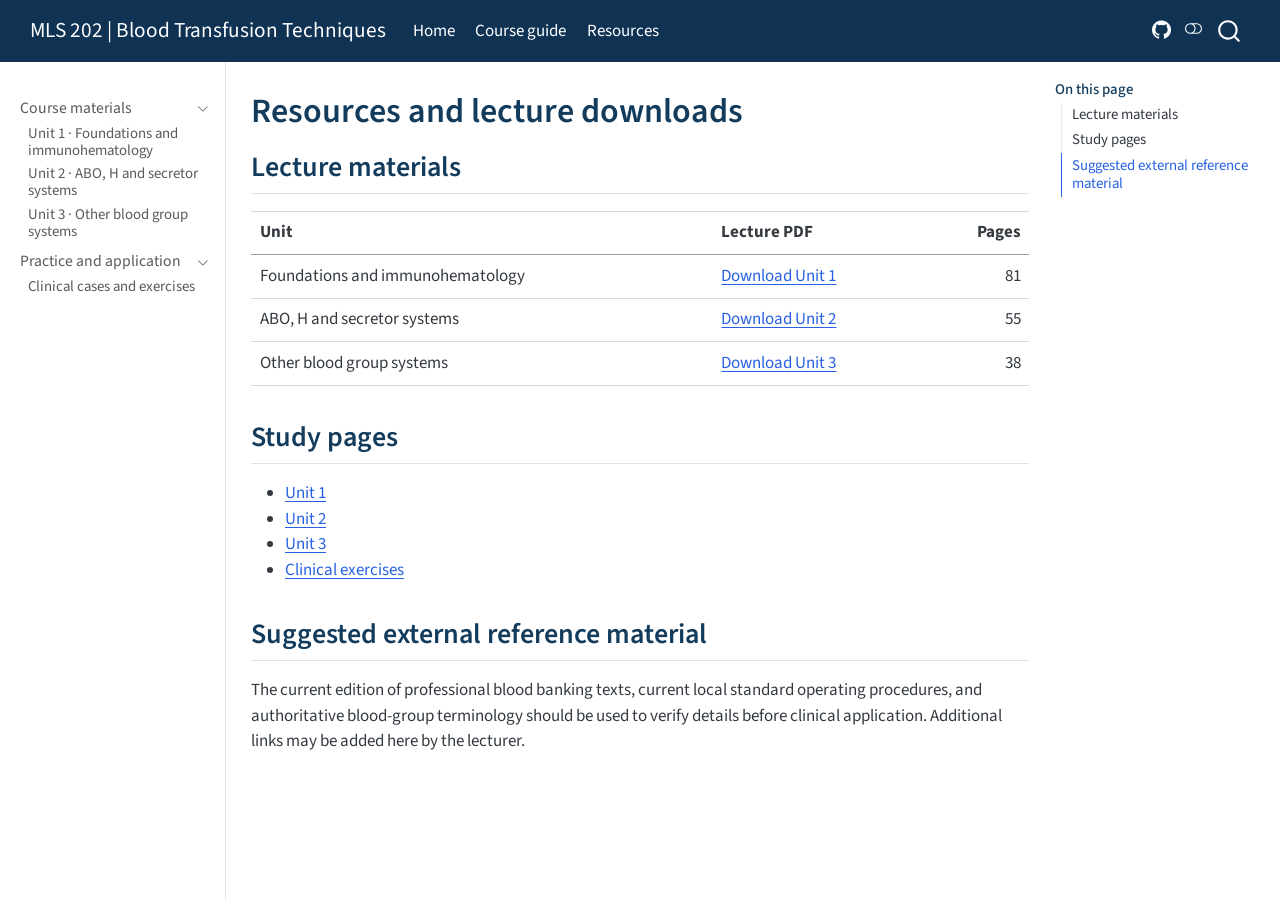
<file: resources.html>
<!DOCTYPE html>
<html xmlns="http://www.w3.org/1999/xhtml" lang="en" xml:lang="en"><head>

<meta charset="utf-8">
<meta name="generator" content="quarto-1.11.9">

<meta name="viewport" content="width=device-width, initial-scale=1.0, user-scalable=yes">


<title>Resources and lecture downloads – MLS 202 | Blood Transfusion Techniques</title>
<style>
/* Default styles provided by pandoc.
** See https://pandoc.org/MANUAL.html#variables-for-html for config info.
*/
span.smallcaps{font-variant: small-caps;}
div.columns{display: flex; gap: 1.5em;}
div.column{flex: auto;}
@media screen {
div.columns{gap: min(4vw, 1.5em);}
div.column{overflow-x: auto;}
}
div.hanging-indent{margin-left: 1.5em; text-indent: -1.5em;}
ul.task-list{list-style: none;}
ul.task-list li input[type="checkbox"] {
  width: 0.8em;
  margin: 0 0.8em 0.2em -1em; /* quarto-specific, see https://github.com/quarto-dev/quarto-cli/issues/4556 */ 
  vertical-align: middle;
}
</style>


<script src="site_libs/quarto-nav/quarto-nav.js"></script>
<script src="site_libs/quarto-nav/headroom.min.js"></script>
<script src="site_libs/clipboard/clipboard.min.js"></script>
<script src="site_libs/quarto-search/autocomplete.umd.js"></script>
<script src="site_libs/quarto-search/fuse.min.js"></script>
<script src="site_libs/quarto-search/quarto-search.js"></script>
<meta name="quarto:offset" content="./">
<script src="site_libs/quarto-html/quarto.js" type="module"></script>
<script src="site_libs/quarto-html/tabsets/tabsets.js" type="module"></script>
<script src="site_libs/quarto-html/scrollable-regions/scrollable-regions.js" type="module"></script>
<script src="site_libs/quarto-html/popper.min.js"></script>
<script src="site_libs/quarto-html/tippy.umd.min.js"></script>
<script src="site_libs/quarto-html/anchor.min.js"></script>
<link href="site_libs/quarto-html/tippy.css" rel="stylesheet">
<link href="site_libs/quarto-html/quarto-syntax-highlighting-63b5708e65d6cd79cd7618c58d0c21e7.css" rel="stylesheet" class="quarto-color-scheme" id="quarto-text-highlighting-styles">
<link href="site_libs/quarto-html/quarto-syntax-highlighting-dark-447e42e69aaa9833c0ba1b986f430b20.css" rel="stylesheet" class="quarto-color-scheme quarto-color-alternate" id="quarto-text-highlighting-styles">
<link href="site_libs/quarto-html/quarto-syntax-highlighting-63b5708e65d6cd79cd7618c58d0c21e7.css" rel="stylesheet" class="quarto-color-scheme-extra" id="quarto-text-highlighting-styles">
<script src="site_libs/bootstrap/bootstrap.min.js"></script>
<link href="site_libs/bootstrap/bootstrap-icons.css" rel="stylesheet">
<link href="site_libs/bootstrap/bootstrap-b53b8caa91f31822d996f57b6f74c149.min.css" rel="stylesheet" append-hash="true" class="quarto-color-scheme" id="quarto-bootstrap" data-mode="light">
<link href="site_libs/bootstrap/bootstrap-dark-493207891d3640c3f107b44263cc2421.min.css" rel="stylesheet" append-hash="true" class="quarto-color-scheme quarto-color-alternate" id="quarto-bootstrap" data-mode="dark">
<link href="site_libs/bootstrap/bootstrap-b53b8caa91f31822d996f57b6f74c149.min.css" rel="stylesheet" append-hash="true" class="quarto-color-scheme-extra" id="quarto-bootstrap" data-mode="light">
<script id="quarto-search-options" type="application/json">{
  "location": "navbar",
  "copy-button": false,
  "collapse-after": 3,
  "panel-placement": "end",
  "type": "overlay",
  "limit": 50,
  "keyboard-shortcut": [
    "f",
    "/",
    "s"
  ],
  "show-item-context": false,
  "language": {
    "search-no-results-text": "No results",
    "search-matching-documents-text": "matching documents",
    "search-copy-link-title": "Copy link to search",
    "search-hide-matches-text": "Hide additional matches",
    "search-more-match-text": "more match in this document",
    "search-more-matches-text": "more matches in this document",
    "search-clear-button-title": "Clear",
    "search-text-placeholder": "",
    "search-detached-cancel-button-title": "Cancel",
    "search-submit-button-title": "Submit",
    "search-label": "Search"
  }
}</script>
<style>html{ scroll-behavior: smooth; }</style>


<link rel="stylesheet" href="styles.css">
</head>

<body class="nav-sidebar docked nav-fixed quarto-light"><a id="quarto-skip-link" class="visually-hidden-focusable" href="#quarto-document-content">Skip to main content</a><script id="quarto-html-before-body" type="application/javascript">
    const toggleBodyColorMode = (bsSheetEl) => {
      const mode = bsSheetEl.getAttribute("data-mode");
      const bodyEl = window.document.querySelector("body");
      if (mode === "dark") {
        bodyEl.classList.add("quarto-dark");
        bodyEl.classList.remove("quarto-light");
      } else {
        bodyEl.classList.add("quarto-light");
        bodyEl.classList.remove("quarto-dark");
      }
    }
    const toggleBodyColorPrimary = () => {
      const bsSheetEl = window.document.querySelector("link#quarto-bootstrap:not([rel=disabled-stylesheet])");
      if (bsSheetEl) {
        toggleBodyColorMode(bsSheetEl);
      }
    }
    const setColorSchemeToggle = (alternate) => {
      const toggles = window.document.querySelectorAll('.quarto-color-scheme-toggle');
      for (let i=0; i < toggles.length; i++) {
        const toggle = toggles[i];
        if (toggle) {
          toggle.setAttribute("aria-checked", alternate ? "true" : "false");
          if (alternate) {
            toggle.classList.add("alternate");
          } else {
            toggle.classList.remove("alternate");
          }
        }
      }
    };
    const toggleColorMode = (alternate) => {
      // Switch the stylesheets
      const primaryStylesheets = window.document.querySelectorAll('link.quarto-color-scheme:not(.quarto-color-alternate)');
      const alternateStylesheets = window.document.querySelectorAll('link.quarto-color-scheme.quarto-color-alternate');
      manageTransitions('#quarto-margin-sidebar .nav-link', false);
      if (alternate) {
        // note: dark is layered on light, we don't disable primary!
        enableStylesheet(alternateStylesheets);
        for (const sheetNode of alternateStylesheets) {
          if (sheetNode.id === "quarto-bootstrap") {
            toggleBodyColorMode(sheetNode);
          }
        }
      } else {
        disableStylesheet(alternateStylesheets);
        enableStylesheet(primaryStylesheets)
        toggleBodyColorPrimary();
      }
      manageTransitions('#quarto-margin-sidebar .nav-link', true);
      // Switch the toggles
      setColorSchemeToggle(alternate)
    }
    // Hack to workaround the fact that safari doesn't
    // properly recolor the scrollbar when toggling (#1455).
    // Not run on load: stylesheets are set before first paint there, and
    // scrolling would undo the scroll to a URL fragment (#14973).
    // The one pixel nudge keeps the reader where they were.
    const refreshSafariScrollbar = () => {
      if (navigator.userAgent.indexOf('Safari') > 0 && navigator.userAgent.indexOf('Chrome') == -1) {
        manageTransitions("body", false);
        const scrollY = window.scrollY;
        window.scrollTo(0, scrollY > 0 ? scrollY - 1 : 1);
        setTimeout(() => {
          window.scrollTo(0, scrollY);
          manageTransitions("body", true);
        }, 40);
      }
    }
    const disableStylesheet = (stylesheets) => {
      for (let i=0; i < stylesheets.length; i++) {
        const stylesheet = stylesheets[i];
        stylesheet.rel = 'disabled-stylesheet';
      }
    }
    const enableStylesheet = (stylesheets) => {
      for (let i=0; i < stylesheets.length; i++) {
        const stylesheet = stylesheets[i];
        if(stylesheet.rel !== 'stylesheet') { // for Chrome, which will still FOUC without this check
          stylesheet.rel = 'stylesheet';
        }
      }
    }
    const manageTransitions = (selector, allowTransitions) => {
      const els = window.document.querySelectorAll(selector);
      for (let i=0; i < els.length; i++) {
        const el = els[i];
        if (allowTransitions) {
          el.classList.remove('notransition');
        } else {
          el.classList.add('notransition');
        }
      }
    }
    const isFileUrl = () => {
      return window.location.protocol === 'file:';
    }
    const hasAlternateSentinel = () => {
      let styleSentinel = getColorSchemeSentinel();
      if (styleSentinel !== null) {
        return styleSentinel === "alternate";
      } else {
        return false;
      }
    }
    const setStyleSentinel = (alternate) => {
      const value = alternate ? "alternate" : "default";
      if (!isFileUrl()) {
        window.localStorage.setItem("quarto-color-scheme", value);
      } else {
        localAlternateSentinel = value;
      }
    }
    const getColorSchemeSentinel = () => {
      if (!isFileUrl()) {
        const storageValue = window.localStorage.getItem("quarto-color-scheme");
        return storageValue != null ? storageValue : localAlternateSentinel;
      } else {
        return localAlternateSentinel;
      }
    }
    const toggleGiscusIfUsed = (isAlternate, darkModeDefault) => {
      const baseTheme = document.querySelector('#giscus-base-theme')?.value ?? 'light';
      const alternateTheme = document.querySelector('#giscus-alt-theme')?.value ?? 'dark';
      let newTheme = '';
      if(authorPrefersDark) {
        newTheme = isAlternate ? baseTheme : alternateTheme;
      } else {
        newTheme = isAlternate ? alternateTheme : baseTheme;
      }
      const changeGiscusTheme = () => {
        // From: https://github.com/giscus/giscus/issues/336
        const sendMessage = (message) => {
          const iframe = document.querySelector('iframe.giscus-frame');
          if (!iframe) return;
          iframe.contentWindow.postMessage({ giscus: message }, 'https://giscus.app');
        }
        sendMessage({
          setConfig: {
            theme: newTheme
          }
        });
      }
      const isGiscussLoaded = window.document.querySelector('iframe.giscus-frame') !== null;
      if (isGiscussLoaded) {
        changeGiscusTheme();
      }
    };
    const authorPrefersDark = false;
    const darkModeDefault = authorPrefersDark;
      document.querySelector('link#quarto-text-highlighting-styles.quarto-color-scheme-extra').rel = 'disabled-stylesheet';
      document.querySelector('link#quarto-bootstrap.quarto-color-scheme-extra').rel = 'disabled-stylesheet';
    let localAlternateSentinel = darkModeDefault ? 'alternate' : 'default';
    // Dark / light mode switch
    window.quartoToggleColorScheme = () => {
      // Read the current dark / light value
      let toAlternate = !hasAlternateSentinel();
      toggleColorMode(toAlternate);
      refreshSafariScrollbar();
      setStyleSentinel(toAlternate);
      toggleGiscusIfUsed(toAlternate, darkModeDefault);
      window.dispatchEvent(new Event('resize'));
    };
    // Switch to dark mode if need be
    if (hasAlternateSentinel()) {
      toggleColorMode(true);
    } else {
      toggleColorMode(false);
    }
  </script>

<div id="quarto-search-results"></div>
  <header id="quarto-header" class="headroom fixed-top">
    <nav class="navbar navbar-expand-lg " data-bs-theme="dark" aria-label="Site">
      <div class="navbar-container container-fluid">
      <div class="navbar-brand-container mx-auto">
    <a class="navbar-brand" href="./index.html">
    <span class="navbar-title">MLS 202 | Blood Transfusion Techniques</span>
    </a>
  </div>
          <button class="navbar-toggler" type="button" data-bs-toggle="collapse" data-bs-target="#navbarCollapse" aria-controls="navbarCollapse" aria-expanded="false" aria-label="Toggle navigation" onclick="if (window.quartoToggleHeadroom) { window.quartoToggleHeadroom(); }">
  <span class="navbar-toggler-icon"></span>
</button>
          <div class="collapse navbar-collapse" id="navbarCollapse">
            <ul class="navbar-nav navbar-nav-scroll me-auto">
  <li class="nav-item">
    <a class="nav-link" href="./index.html"> 
<span class="menu-text">Home</span></a>
  </li>  
  <li class="nav-item">
    <a class="nav-link" href="./syllabus.html"> 
<span class="menu-text">Course guide</span></a>
  </li>  
  <li class="nav-item">
    <a class="nav-link active" href="./resources.html" aria-current="page"> 
<span class="menu-text">Resources</span></a>
  </li>  
</ul>
            <ul class="navbar-nav navbar-nav-scroll ms-auto">
  <li class="nav-item compact">
    <a class="nav-link" href="https://github.com/BonganiBD/mls202-blood-transfusion"> <i class="bi bi-github" role="img" aria-label="Source code">
</i> 
<span class="menu-text"></span></a>
  </li>  
</ul>
          </div> <!-- /navcollapse -->
            <div class="quarto-navbar-tools">
  <button type="button" role="switch" aria-checked="false" class="quarto-color-scheme-toggle quarto-navigation-tool  px-1" onclick="window.quartoToggleColorScheme(); return false;" title="Toggle dark mode" aria-label="Toggle dark mode"><i class="bi"></i></button>
</div>
            <div id="quarto-search" class="" title="Search"></div>
      </div> <!-- /container-fluid -->
    </nav>
  <nav class="quarto-secondary-nav" aria-label="Toolbar">
    <div class="container-fluid d-flex">
      <button type="button" class="quarto-btn-toggle btn" data-bs-toggle="collapse" role="button" data-bs-target=".quarto-sidebar-collapse-item" aria-controls="quarto-sidebar" aria-expanded="false" aria-label="Toggle sidebar navigation" onclick="if (window.quartoToggleHeadroom) { window.quartoToggleHeadroom(); }">
        <i class="bi bi-layout-text-sidebar-reverse"></i>
      </button>
        <nav class="quarto-page-breadcrumbs" aria-label="Breadcrumbs"><ol class="breadcrumb"><li class="breadcrumb-item">Resources and lecture downloads</li></ol></nav>
        <a class="flex-grow-1" data-bs-toggle="collapse" data-bs-target=".quarto-sidebar-collapse-item" onclick="if (window.quartoToggleHeadroom) { window.quartoToggleHeadroom(); }">      
        </a>
    </div>
  </nav>
</header>
<!-- content -->
<div id="quarto-content" class="quarto-container page-columns page-rows-contents page-layout-article page-navbar">
<!-- sidebar -->
  <nav id="quarto-sidebar" class="sidebar collapse collapse-horizontal quarto-sidebar-collapse-item sidebar-navigation docked overflow-auto" aria-label="Section">
    <div class="sidebar-menu-container"> 
    <ul class="list-unstyled mt-1">
        <li class="sidebar-item sidebar-item-section">
      <div class="sidebar-item-container"> 
            <button type="button" class="sidebar-item-text sidebar-item-toggle sidebar-link text-start" data-bs-toggle="collapse" data-bs-target="#quarto-sidebar-section-1" aria-controls="quarto-sidebar-section-1" aria-expanded="true">
 <span class="menu-text" id="quarto-sidebar-section-1-label">Course materials</span><i class="bi bi-chevron-right" aria-hidden="true"></i></button>
      </div>
      <ul id="quarto-sidebar-section-1" aria-labelledby="quarto-sidebar-section-1-label" class="collapse list-unstyled sidebar-section depth1 show">  
          <li class="sidebar-item">
  <div class="sidebar-item-container"> 
  <a href="./units/01-foundations.html" class="sidebar-item-text sidebar-link">
 <span class="menu-text">Unit 1 · Foundations and immunohematology</span></a>
  </div>
</li>
          <li class="sidebar-item">
  <div class="sidebar-item-container"> 
  <a href="./units/02-blood-groups.html" class="sidebar-item-text sidebar-link">
 <span class="menu-text">Unit 2 · ABO, H and secretor systems</span></a>
  </div>
</li>
          <li class="sidebar-item">
  <div class="sidebar-item-container"> 
  <a href="./units/03-other-systems.html" class="sidebar-item-text sidebar-link">
 <span class="menu-text">Unit 3 · Other blood group systems</span></a>
  </div>
</li>
      </ul>
  </li>
        <li class="sidebar-item sidebar-item-section">
      <div class="sidebar-item-container"> 
            <button type="button" class="sidebar-item-text sidebar-item-toggle sidebar-link text-start" data-bs-toggle="collapse" data-bs-target="#quarto-sidebar-section-2" aria-controls="quarto-sidebar-section-2" aria-expanded="true">
 <span class="menu-text" id="quarto-sidebar-section-2-label">Practice and application</span><i class="bi bi-chevron-right" aria-hidden="true"></i></button>
      </div>
      <ul id="quarto-sidebar-section-2" aria-labelledby="quarto-sidebar-section-2-label" class="collapse list-unstyled sidebar-section depth1 show">  
          <li class="sidebar-item">
  <div class="sidebar-item-container"> 
  <a href="./units/04-cases.html" class="sidebar-item-text sidebar-link">
 <span class="menu-text">Clinical cases and exercises</span></a>
  </div>
</li>
      </ul>
  </li>
    </ul>
    </div>
</nav>
<div id="quarto-sidebar-glass" class="quarto-sidebar-collapse-item" data-bs-toggle="collapse" data-bs-target=".quarto-sidebar-collapse-item"></div>
<!-- margin-sidebar -->
    <div id="quarto-margin-sidebar" class="sidebar margin-sidebar">
        <nav id="TOC" role="doc-toc" aria-labelledby="toc-title" class="toc-active">
    <h2 id="toc-title">On this page</h2>
   
  <ul>
  <li><a href="#lecture-materials" id="toc-lecture-materials" class="nav-link active" data-scroll-target="#lecture-materials">Lecture materials</a></li>
  <li><a href="#study-pages" id="toc-study-pages" class="nav-link" data-scroll-target="#study-pages">Study pages</a></li>
  <li><a href="#suggested-external-reference-material" id="toc-suggested-external-reference-material" class="nav-link" data-scroll-target="#suggested-external-reference-material">Suggested external reference material</a></li>
  </ul>
</nav>
    </div>
<!-- main -->
<main class="content" id="quarto-document-content" tabindex="-1">


<header id="title-block-header" class="quarto-title-block default">
<div class="quarto-title">
<h1 class="title">Resources and lecture downloads</h1>
</div>



<div class="quarto-title-meta">

    
  
    
  </div>
  


</header>


<section id="lecture-materials" class="level2">
<h2 class="anchored" data-anchor-id="lecture-materials">Lecture materials</h2>
<table class="caption-top table">
<thead>
<tr class="header">
<th>Unit</th>
<th>Lecture PDF</th>
<th style="text-align: right;">Pages</th>
</tr>
</thead>
<tbody>
<tr class="odd">
<td>Foundations and immunohematology</td>
<td><a href="assets/slides/unit-1-foundations.pdf">Download Unit 1</a></td>
<td style="text-align: right;">81</td>
</tr>
<tr class="even">
<td>ABO, H and secretor systems</td>
<td><a href="assets/slides/unit-2-blood-groups.pdf">Download Unit 2</a></td>
<td style="text-align: right;">55</td>
</tr>
<tr class="odd">
<td>Other blood group systems</td>
<td><a href="assets/slides/unit-3-other-systems.pdf">Download Unit 3</a></td>
<td style="text-align: right;">38</td>
</tr>
</tbody>
</table>
</section>
<section id="study-pages" class="level2">
<h2 class="anchored" data-anchor-id="study-pages">Study pages</h2>
<ul>
<li><a href="./units/01-foundations.html">Unit 1</a></li>
<li><a href="./units/02-blood-groups.html">Unit 2</a></li>
<li><a href="./units/03-other-systems.html">Unit 3</a></li>
<li><a href="./units/04-cases.html">Clinical exercises</a></li>
</ul>
</section>
<section id="suggested-external-reference-material" class="level2">
<h2 class="anchored" data-anchor-id="suggested-external-reference-material">Suggested external reference material</h2>
<p>The current edition of professional blood banking texts, current local standard operating procedures, and authoritative blood-group terminology should be used to verify details before clinical application. Additional links may be added here by the lecturer.</p>


</section>

</main> <!-- /main -->
<script id="quarto-html-after-body" type="application/javascript">
  window.document.addEventListener("DOMContentLoaded", function (event) {
    // Ensure there is a toggle, if there isn't float one in the top right
    if (window.document.querySelector('.quarto-color-scheme-toggle') === null) {
      const toggle = window.document.createElement('button');
      toggle.type = "button";
      toggle.setAttribute("role", "switch");
      toggle.setAttribute("aria-checked", "false");
      toggle.classList.add('top-right');
      toggle.classList.add('quarto-color-scheme-toggle');
      toggle.setAttribute("aria-label", "Toggle dark mode");
      toggle.onclick = function() { try { window.quartoToggleColorScheme(); } catch {} return false; };
      const i = window.document.createElement("i");
      i.classList.add('bi');
      toggle.appendChild(i);
      // Put the toggle in a landmark of its own, so that landmark navigation
      // can reach it.
      //
      // The container is always a fresh direct child of body, and the toggle is
      // never moved into page furniture that the theme or the author controls.
      // The toggle is positioned against the page, so any ancestor that
      // establishes a containing block captures it: a positioned element or a
      // grid for position: absolute, and transform, filter, will-change or
      // contain for position: fixed. A direct child of body has none of these
      // to inherit, and the shift when one appears is silent and visual.
      //
      // ARIA says a document should have at most one banner, and axe reports a
      // duplicate whether or not the banners carry distinct labels. So use a
      // header when the page has no banner yet, and a named region otherwise.
      //
      // A header is a banner wherever it sits, unless it is inside sectioning
      // content, so this cannot just look at the children of body: a custom
      // page layout wraps the title block header in a plain div. An explicit
      // role="banner" always counts.
      const sectioning = 'article, aside, main, nav, section, [role="article"], [role="complementary"], [role="main"], [role="navigation"], [role="region"]';
      const hasBanner = Array.from(
        window.document.querySelectorAll('header:not([role]), [role="banner"]')
      ).some(function(el) {
        return el.hasAttribute("role") || el.closest(sectioning) === null;
      });
      const container = window.document.createElement(hasBanner ? "div" : "header");
      if (hasBanner) {
        container.setAttribute("role", "region");
        container.setAttribute("aria-label", "Toggle dark mode");
      }
      container.classList.add('quarto-color-scheme-toggle-container');
      container.appendChild(toggle);
      window.document.body.appendChild(container);
    }
    setColorSchemeToggle(hasAlternateSentinel())
    const icon = "";
    const anchorJS = new window.AnchorJS();
    anchorJS.options = {
      placement: 'right',
      icon: icon
    };
    anchorJS.add('.anchored');
    const isCodeAnnotation = (el) => {
      for (const clz of el.classList) {
        if (clz.startsWith('code-annotation-')) {                     
          return true;
        }
      }
      return false;
    }
    const onCopySuccess = function(e) {
      // button target
      const button = e.trigger;
      // don't keep focus
      button.blur();
      // flash "checked"
      button.classList.add('code-copy-button-checked');
      var currentTitle = button.getAttribute("title");
      button.setAttribute("title", "Copied!");
      let tooltip;
      if (window.bootstrap) {
        button.setAttribute("data-bs-toggle", "tooltip");
        button.setAttribute("data-bs-placement", "left");
        button.setAttribute("data-bs-title", "Copied!");
        tooltip = new bootstrap.Tooltip(button, 
          { trigger: "manual", 
            customClass: "code-copy-button-tooltip",
            offset: [0, -8]});
        tooltip.show();    
      }
      setTimeout(function() {
        if (tooltip) {
          tooltip.hide();
          button.removeAttribute("data-bs-title");
          button.removeAttribute("data-bs-toggle");
          button.removeAttribute("data-bs-placement");
        }
        button.setAttribute("title", currentTitle);
        button.classList.remove('code-copy-button-checked');
      }, 1000);
      // clear code selection
      e.clearSelection();
    }
    const getTextToCopy = function(trigger) {
      const outerScaffold = trigger.parentElement.cloneNode(true);
      const codeEl = outerScaffold.querySelector('code');
      for (const childEl of codeEl.children) {
        if (isCodeAnnotation(childEl)) {
          childEl.remove();
        }
      }
      return codeEl.innerText;
    }
    const clipboard = new window.ClipboardJS('.code-copy-button:not([data-in-quarto-modal])', {
      text: getTextToCopy
    });
    clipboard.on('success', onCopySuccess);
    if (window.document.getElementById('quarto-embedded-source-code-modal')) {
      const clipboardModal = new window.ClipboardJS('.code-copy-button[data-in-quarto-modal]', {
        text: getTextToCopy,
        container: window.document.getElementById('quarto-embedded-source-code-modal')
      });
      clipboardModal.on('success', onCopySuccess);
    }
      var localhostRegex = new RegExp(/^(?:http|https):\/\/localhost\:?[0-9]*\//);
      var mailtoRegex = new RegExp(/^mailto:/);
        var filterRegex = new RegExp("https:\/\/BonganiBD\.github\.io\/mls202-blood-transfusion\/");
      const newWindowLabel = "(opens in a new tab)";
      const newWindowNoteId = "quarto-ext-newwindow-label";
      // Links reference one hidden label through aria-describedby, so the
      // announcement never changes their accessible name.
      var describeNewWindow = (link) => {
        if (!window.document.getElementById(newWindowNoteId)) {
          var newWindowNote = window.document.createElement("span");
          newWindowNote.id = newWindowNoteId;
          newWindowNote.hidden = true;
          newWindowNote.textContent = newWindowLabel;
          window.document.body.appendChild(newWindowNote);
        }
        var describedBy = (link.getAttribute("aria-describedby") || "").split(/\s+/).filter(Boolean);
        if (!describedBy.includes(newWindowNoteId)) {
          describedBy.push(newWindowNoteId);
          link.setAttribute("aria-describedby", describedBy.join(" "));
        }
      }
      var isInternal = (href) => {
          return filterRegex.test(href) || localhostRegex.test(href) || mailtoRegex.test(href);
      }
      // Inspect non-navigation links and adorn them if external
      window.quartoDecorateExternalLinks = function (root) {
     var links = (root || window.document).querySelectorAll('a[href]:not(.nav-link):not(.navbar-brand):not(.toc-action):not(.sidebar-link):not(.sidebar-item-toggle):not(.pagination-link):not(.no-external):not([aria-hidden]):not(.dropdown-item):not(.quarto-navigation-tool):not(.about-link)');
      for (var i=0; i<links.length; i++) {
        const link = links[i];
        if (!isInternal(link.href)) {
          // undo the damage that might have been done by quarto-nav.js in the case of
          // links that we want to consider external
          if (link.dataset.originalHref !== undefined) {
            link.href = link.dataset.originalHref;
          }
            // target, if specified
            link.setAttribute("target", "_blank");
            if (link.getAttribute("rel") === null) {
              link.setAttribute("rel", "noopener");
            }
            describeNewWindow(link);
          if (!link.classList.contains('no-external-icon')) {
          }
        }
      }
      };
      window.quartoDecorateExternalLinks(window.document);
    // Esc closes the popup (WCAG 1.4.13) and focus leaving both trigger and
    // popup closes it (WCAG 2.4.11); tippy handles neither for interactive popups.
    const hideOnEscAndFocusOut = {
      name: 'hideOnEscAndFocusOut',
      defaultValue: true,
      fn(instance) {
        const dismiss = () => {
          // A show scheduled by the trigger delay would otherwise reopen it
          instance.clearDelayTimeouts();
          instance.hide();
        };
        const onKeyDown = (event) => {
          if (event.key !== 'Escape') {
            return;
          }
          // Keep Esc from also reaching page handlers (e.g. reveal.js overview),
          // except an open reveal.js slide menu, which Esc should close too.
          // The menu handles keys only when its keyboard option is on.
          const menuHandlesEsc = window.Reveal?.getPlugin?.('menu')?.isOpen() &&
            window.Reveal.getConfig().menu?.keyboard !== false;
          if (!menuHandlesEsc) {
            event.stopPropagation();
          }
          if (instance.popper.contains(window.document.activeElement)) {
            // Disabled while refocusing so the focus trigger does not reopen it
            instance.disable();
            instance.reference.focus();
            instance.enable();
          }
          dismiss();
        };
        const onFocusOut = (event) => {
          const target = event.relatedTarget;
          if (target && !instance.reference.contains(target) &&
              !instance.popper.contains(target)) {
            dismiss();
          }
        };
        // On the trigger too: a click trigger (code-annotations: select) has no
        // blur handling. Attached for the instance's lifetime so leaving the
        // trigger also cancels a show still pending on the trigger delay.
        instance.reference.addEventListener('focusout', onFocusOut);
        return {
          onShow() {
            window.document.addEventListener('keydown', onKeyDown, true);
            instance.popper.addEventListener('focusout', onFocusOut);
          },
          onHide() {
            window.document.removeEventListener('keydown', onKeyDown, true);
            instance.popper.removeEventListener('focusout', onFocusOut);
          },
          onDestroy() {
            instance.reference.removeEventListener('focusout', onFocusOut);
          },
        };
      },
    };
    function tippyHover(el, contentFn, onTriggerFn, onUntriggerFn) {
      const config = {
        allowHTML: true,
        maxWidth: 500,
        delay: 100,
        arrow: false,
        appendTo: function(el) {
            return el.parentElement;
        },
        interactive: true,
        interactiveBorder: 10,
        theme: 'quarto',
        placement: 'bottom-start',
        plugins: [hideOnEscAndFocusOut],
      };
      if (contentFn) {
        config.content = contentFn;
      }
      if (onTriggerFn) {
        config.onTrigger = onTriggerFn;
      }
      if (onUntriggerFn) {
        config.onUntrigger = onUntriggerFn;
      }
      window.tippy(el, config); 
    }
    const noterefs = window.document.querySelectorAll('a[role="doc-noteref"]');
    for (var i=0; i<noterefs.length; i++) {
      const ref = noterefs[i];
      tippyHover(ref, function() {
        // use id or data attribute instead here
        let href = ref.getAttribute('data-footnote-href') || ref.getAttribute('href');
        try { href = new URL(href).hash; } catch {}
        const id = href.replace(/^#\/?/, "");
        const note = window.document.getElementById(id);
        if (note) {
          return note.innerHTML;
        } else {
          return "";
        }
      });
    }
    const xrefs = window.document.querySelectorAll('a.quarto-xref');
    const processXRef = (id, note) => {
      // Strip column container classes
      const stripColumnClz = (el) => {
        el.classList.remove("page-full", "page-columns");
        if (el.children) {
          for (const child of el.children) {
            stripColumnClz(child);
          }
        }
      }
      stripColumnClz(note)
      if (id === null || id.startsWith('sec-')) {
        // Special case sections, only their first couple elements
        const container = document.createElement("div");
        if (note.children && note.children.length > 2) {
          container.appendChild(note.children[0].cloneNode(true));
          for (let i = 1; i < note.children.length; i++) {
            const child = note.children[i];
            if (child.tagName === "P" && child.innerText === "") {
              continue;
            } else {
              container.appendChild(child.cloneNode(true));
              break;
            }
          }
          if (window.Quarto?.typesetMath) {
            window.Quarto.typesetMath(container);
          }
          return container.innerHTML
        } else {
          if (window.Quarto?.typesetMath) {
            window.Quarto.typesetMath(note);
          }
          return note.innerHTML;
        }
      } else {
        // Remove any anchor links if they are present
        const anchorLink = note.querySelector('a.anchorjs-link');
        if (anchorLink) {
          anchorLink.remove();
        }
        if (window.Quarto?.typesetMath) {
          window.Quarto.typesetMath(note);
        }
        if (note.classList.contains("callout")) {
          return note.outerHTML;
        } else {
          return note.innerHTML;
        }
      }
    }
    for (var i=0; i<xrefs.length; i++) {
      const xref = xrefs[i];
      tippyHover(xref, undefined, function(instance) {
        instance.disable();
        let url = xref.getAttribute('href');
        let hash = undefined; 
        if (url.startsWith('#')) {
          hash = url;
        } else {
          try { hash = new URL(url).hash; } catch {}
        }
        if (hash) {
          const id = hash.replace(/^#\/?/, "");
          const note = window.document.getElementById(id);
          if (note !== null) {
            try {
              const html = processXRef(id, note.cloneNode(true));
              instance.setContent(html);
            } finally {
              instance.enable();
              instance.show();
            }
          } else {
            // See if we can fetch this
            fetch(url.split('#')[0])
            .then(res => res.text())
            .then(html => {
              const parser = new DOMParser();
              const htmlDoc = parser.parseFromString(html, "text/html");
              const note = htmlDoc.getElementById(id);
              if (note !== null) {
                const html = processXRef(id, note);
                instance.setContent(html);
              } 
            }).finally(() => {
              instance.enable();
              instance.show();
            });
          }
        } else {
          // See if we can fetch a full url (with no hash to target)
          // This is a special case and we should probably do some content thinning / targeting
          fetch(url)
          .then(res => res.text())
          .then(html => {
            const parser = new DOMParser();
            const htmlDoc = parser.parseFromString(html, "text/html");
            const note = htmlDoc.querySelector('main.content');
            if (note !== null) {
              // This should only happen for chapter cross references
              // (since there is no id in the URL)
              // remove the first header
              if (note.children.length > 0 && note.children[0].tagName === "HEADER") {
                note.children[0].remove();
              }
              const html = processXRef(null, note);
              instance.setContent(html);
            } 
          }).finally(() => {
            instance.enable();
            instance.show();
          });
        }
      }, function(instance) {
      });
    }
        let selectedAnnoteEl;
        const selectorForAnnotation = ( cell, annotation) => {
          let cellAttr = 'data-code-cell="' + cell + '"';
          let lineAttr = 'data-code-annotation="' +  annotation + '"';
          const selector = 'span[' + cellAttr + '][' + lineAttr + ']';
          return selector;
        }
        const selectCodeLines = (annoteEl) => {
          const doc = window.document;
          const targetCell = annoteEl.getAttribute("data-target-cell");
          const targetAnnotation = annoteEl.getAttribute("data-target-annotation");
          const annoteSpan = window.document.querySelector(selectorForAnnotation(targetCell, targetAnnotation));
          const lines = annoteSpan.getAttribute("data-code-lines").split(",");
          const lineIds = lines.map((line) => {
            return targetCell + "-" + line;
          })
          // Each band is positioned against its own containing block, which is
          // not the offsetParent of the lines, so place it from client rects.
          const placeBand = (band, firstEl, lastEl, codeBlock) => {
            const container = band.offsetParent;
            if (container === null) {
              return;
            }
            const containerRect = container.getBoundingClientRect();
            // Reveal.js scales slides with a transform, so convert client
            // pixels back to the CSS pixels of the container.
            const scale = containerRect.height / container.offsetHeight || 1;
            const firstRect = firstEl.getBoundingClientRect();
            const lastRect = lastEl.getBoundingClientRect();
            const top = (firstRect.top - containerRect.top) / scale - container.clientTop + container.scrollTop;
            const height = (lastRect.bottom - firstRect.top) / scale;
            band.style.top = top - 2 + "px";
            band.style.height = height + 4 + "px";
            if (codeBlock) {
              // Without the copy button wrapper, the containing block is wider
              // than the code block, so span the code block explicitly.
              const blockRect = codeBlock.getBoundingClientRect();
              band.style.left = (blockRect.left - containerRect.left) / scale - container.clientLeft + container.scrollLeft + "px";
              band.style.width = blockRect.width / scale + "px";
            }
          };
          if (lineIds.length > 0) {
            const el = window.document.getElementById(lineIds[0]);
            const lastEl = window.document.getElementById(lineIds[lineIds.length - 1]);
            const parent = el.parentElement.parentElement;
            // cook up a div (if necessary) and position it
            let div = window.document.getElementById("code-annotation-line-highlight");
            if (div === null) {
              div = window.document.createElement("div");
              div.setAttribute("id", "code-annotation-line-highlight");
              div.style.position = 'absolute';
              parent.appendChild(div);
            }
            placeBand(div, el, lastEl, parent.closest("div.sourceCode") || parent);
            let gutterDiv = window.document.getElementById("code-annotation-line-highlight-gutter");
            if (gutterDiv === null) {
              gutterDiv = window.document.createElement("div");
              gutterDiv.setAttribute("id", "code-annotation-line-highlight-gutter");
              gutterDiv.style.position = 'absolute';
              const codeCell = window.document.getElementById(targetCell);
              const gutter = codeCell.querySelector('.code-annotation-gutter');
              gutter.appendChild(gutterDiv);
            }
            placeBand(gutterDiv, el, lastEl);
            selectedAnnoteEl = annoteEl;
          }
        };
        const unselectCodeLines = () => {
          const elementsIds = ["code-annotation-line-highlight", "code-annotation-line-highlight-gutter"];
          elementsIds.forEach((elId) => {
            const div = window.document.getElementById(elId);
            if (div) {
              div.remove();
            }
          });
          selectedAnnoteEl = undefined;
        };
          // Handle positioning of the toggle
      window.addEventListener(
        "resize",
        throttle(() => {
          elRect = undefined;
          if (selectedAnnoteEl) {
            selectCodeLines(selectedAnnoteEl);
          }
        }, 10)
      );
      function throttle(fn, ms) {
      let throttle = false;
      let timer;
        return (...args) => {
          if(!throttle) { // first call gets through
              fn.apply(this, args);
              throttle = true;
          } else { // all the others get throttled
              if(timer) clearTimeout(timer); // cancel #2
              timer = setTimeout(() => {
                fn.apply(this, args);
                timer = throttle = false;
              }, ms);
          }
        };
      }
        // Attach click handler to the DT
        const annoteDls = window.document.querySelectorAll('dt[data-target-cell]');
        for (const annoteDlNode of annoteDls) {
          annoteDlNode.addEventListener('click', (event) => {
            const clickedEl = event.target;
            if (clickedEl !== selectedAnnoteEl) {
              unselectCodeLines();
              const activeEl = window.document.querySelector('dt[data-target-cell].code-annotation-active');
              if (activeEl) {
                activeEl.classList.remove('code-annotation-active');
              }
              selectCodeLines(clickedEl);
              clickedEl.classList.add('code-annotation-active');
            } else {
              // Unselect the line
              unselectCodeLines();
              clickedEl.classList.remove('code-annotation-active');
            }
          });
        }
    const findCites = (el) => {
      const parentEl = el.parentElement;
      if (parentEl) {
        const cites = parentEl.dataset.cites;
        if (cites) {
          return {
            el,
            cites: cites.split(' ')
          };
        } else {
          return findCites(el.parentElement)
        }
      } else {
        return undefined;
      }
    };
    var bibliorefs = window.document.querySelectorAll('a[role="doc-biblioref"]');
    for (var i=0; i<bibliorefs.length; i++) {
      const ref = bibliorefs[i];
      const citeInfo = findCites(ref);
      if (citeInfo) {
        tippyHover(citeInfo.el, function() {
          var popup = window.document.createElement('div');
          citeInfo.cites.forEach(function(cite) {
            var citeDiv = window.document.createElement('div');
            citeDiv.classList.add('hanging-indent');
            citeDiv.classList.add('csl-entry');
            var biblioDiv = window.document.getElementById('ref-' + cite);
            if (biblioDiv) {
              citeDiv.innerHTML = biblioDiv.innerHTML;
            }
            popup.appendChild(citeDiv);
          });
          return popup.innerHTML;
        });
      }
    }
  });
  </script>
  <script type="application/javascript">
  window.quartoScrollableRegionsLabels = {"code":"Scrollable code","output":"Scrollable output"};
  </script>
</div> <!-- /content -->




<script src="site_libs/quarto-html/zenscroll-min.js"></script>
</body></html>
</file>
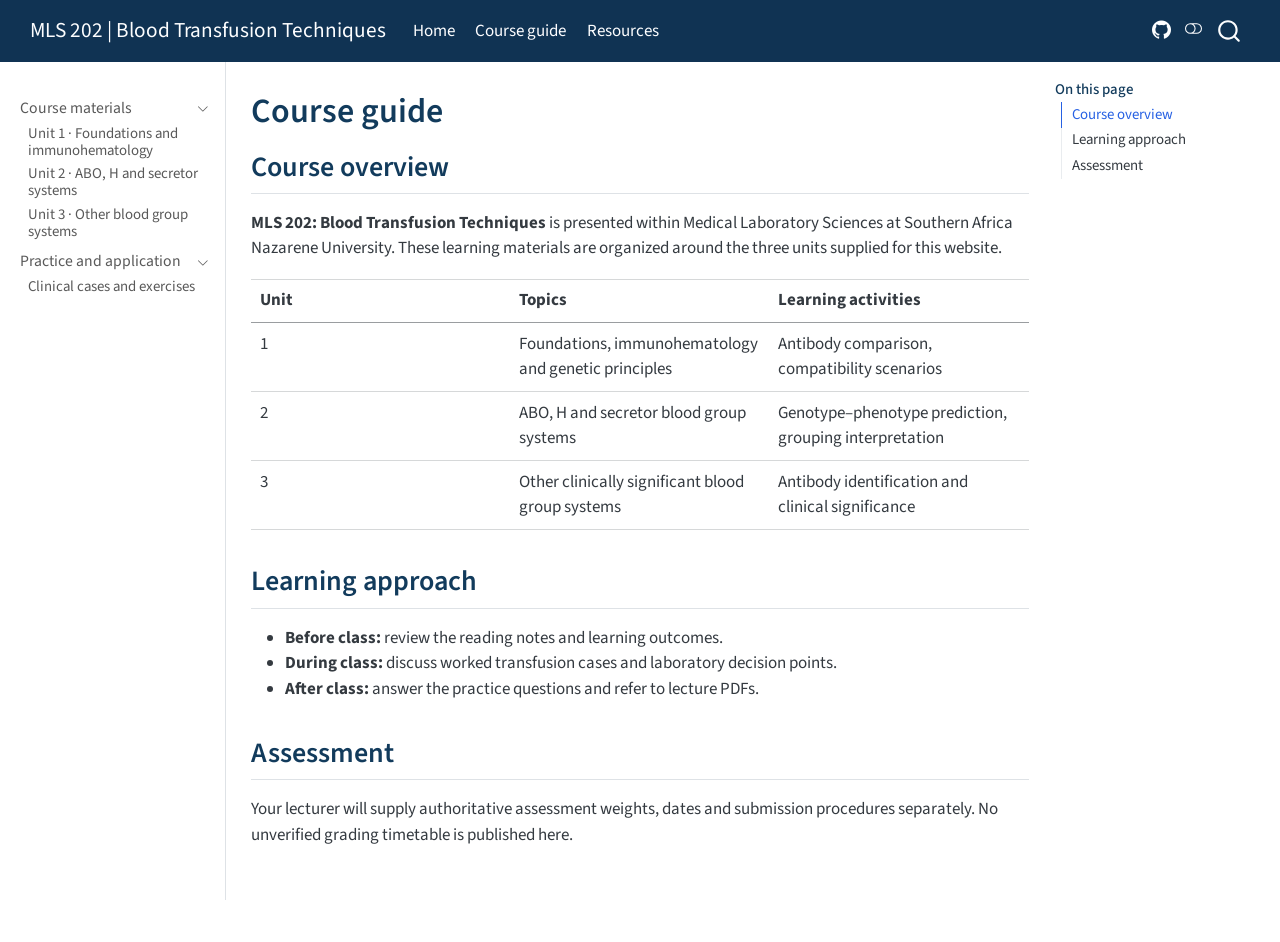
<file: syllabus.html>
<!DOCTYPE html>
<html xmlns="http://www.w3.org/1999/xhtml" lang="en" xml:lang="en"><head>

<meta charset="utf-8">
<meta name="generator" content="quarto-1.11.9">

<meta name="viewport" content="width=device-width, initial-scale=1.0, user-scalable=yes">


<title>Course guide – MLS 202 | Blood Transfusion Techniques</title>
<style>
/* Default styles provided by pandoc.
** See https://pandoc.org/MANUAL.html#variables-for-html for config info.
*/
span.smallcaps{font-variant: small-caps;}
div.columns{display: flex; gap: 1.5em;}
div.column{flex: auto;}
@media screen {
div.columns{gap: min(4vw, 1.5em);}
div.column{overflow-x: auto;}
}
div.hanging-indent{margin-left: 1.5em; text-indent: -1.5em;}
ul.task-list{list-style: none;}
ul.task-list li input[type="checkbox"] {
  width: 0.8em;
  margin: 0 0.8em 0.2em -1em; /* quarto-specific, see https://github.com/quarto-dev/quarto-cli/issues/4556 */ 
  vertical-align: middle;
}
</style>


<script src="site_libs/quarto-nav/quarto-nav.js"></script>
<script src="site_libs/quarto-nav/headroom.min.js"></script>
<script src="site_libs/clipboard/clipboard.min.js"></script>
<script src="site_libs/quarto-search/autocomplete.umd.js"></script>
<script src="site_libs/quarto-search/fuse.min.js"></script>
<script src="site_libs/quarto-search/quarto-search.js"></script>
<meta name="quarto:offset" content="./">
<script src="site_libs/quarto-html/quarto.js" type="module"></script>
<script src="site_libs/quarto-html/tabsets/tabsets.js" type="module"></script>
<script src="site_libs/quarto-html/scrollable-regions/scrollable-regions.js" type="module"></script>
<script src="site_libs/quarto-html/popper.min.js"></script>
<script src="site_libs/quarto-html/tippy.umd.min.js"></script>
<script src="site_libs/quarto-html/anchor.min.js"></script>
<link href="site_libs/quarto-html/tippy.css" rel="stylesheet">
<link href="site_libs/quarto-html/quarto-syntax-highlighting-63b5708e65d6cd79cd7618c58d0c21e7.css" rel="stylesheet" class="quarto-color-scheme" id="quarto-text-highlighting-styles">
<link href="site_libs/quarto-html/quarto-syntax-highlighting-dark-447e42e69aaa9833c0ba1b986f430b20.css" rel="stylesheet" class="quarto-color-scheme quarto-color-alternate" id="quarto-text-highlighting-styles">
<link href="site_libs/quarto-html/quarto-syntax-highlighting-63b5708e65d6cd79cd7618c58d0c21e7.css" rel="stylesheet" class="quarto-color-scheme-extra" id="quarto-text-highlighting-styles">
<script src="site_libs/bootstrap/bootstrap.min.js"></script>
<link href="site_libs/bootstrap/bootstrap-icons.css" rel="stylesheet">
<link href="site_libs/bootstrap/bootstrap-b53b8caa91f31822d996f57b6f74c149.min.css" rel="stylesheet" append-hash="true" class="quarto-color-scheme" id="quarto-bootstrap" data-mode="light">
<link href="site_libs/bootstrap/bootstrap-dark-493207891d3640c3f107b44263cc2421.min.css" rel="stylesheet" append-hash="true" class="quarto-color-scheme quarto-color-alternate" id="quarto-bootstrap" data-mode="dark">
<link href="site_libs/bootstrap/bootstrap-b53b8caa91f31822d996f57b6f74c149.min.css" rel="stylesheet" append-hash="true" class="quarto-color-scheme-extra" id="quarto-bootstrap" data-mode="light">
<script id="quarto-search-options" type="application/json">{
  "location": "navbar",
  "copy-button": false,
  "collapse-after": 3,
  "panel-placement": "end",
  "type": "overlay",
  "limit": 50,
  "keyboard-shortcut": [
    "f",
    "/",
    "s"
  ],
  "show-item-context": false,
  "language": {
    "search-no-results-text": "No results",
    "search-matching-documents-text": "matching documents",
    "search-copy-link-title": "Copy link to search",
    "search-hide-matches-text": "Hide additional matches",
    "search-more-match-text": "more match in this document",
    "search-more-matches-text": "more matches in this document",
    "search-clear-button-title": "Clear",
    "search-text-placeholder": "",
    "search-detached-cancel-button-title": "Cancel",
    "search-submit-button-title": "Submit",
    "search-label": "Search"
  }
}</script>
<style>html{ scroll-behavior: smooth; }</style>


<link rel="stylesheet" href="styles.css">
</head>

<body class="nav-sidebar docked nav-fixed quarto-light"><a id="quarto-skip-link" class="visually-hidden-focusable" href="#quarto-document-content">Skip to main content</a><script id="quarto-html-before-body" type="application/javascript">
    const toggleBodyColorMode = (bsSheetEl) => {
      const mode = bsSheetEl.getAttribute("data-mode");
      const bodyEl = window.document.querySelector("body");
      if (mode === "dark") {
        bodyEl.classList.add("quarto-dark");
        bodyEl.classList.remove("quarto-light");
      } else {
        bodyEl.classList.add("quarto-light");
        bodyEl.classList.remove("quarto-dark");
      }
    }
    const toggleBodyColorPrimary = () => {
      const bsSheetEl = window.document.querySelector("link#quarto-bootstrap:not([rel=disabled-stylesheet])");
      if (bsSheetEl) {
        toggleBodyColorMode(bsSheetEl);
      }
    }
    const setColorSchemeToggle = (alternate) => {
      const toggles = window.document.querySelectorAll('.quarto-color-scheme-toggle');
      for (let i=0; i < toggles.length; i++) {
        const toggle = toggles[i];
        if (toggle) {
          toggle.setAttribute("aria-checked", alternate ? "true" : "false");
          if (alternate) {
            toggle.classList.add("alternate");
          } else {
            toggle.classList.remove("alternate");
          }
        }
      }
    };
    const toggleColorMode = (alternate) => {
      // Switch the stylesheets
      const primaryStylesheets = window.document.querySelectorAll('link.quarto-color-scheme:not(.quarto-color-alternate)');
      const alternateStylesheets = window.document.querySelectorAll('link.quarto-color-scheme.quarto-color-alternate');
      manageTransitions('#quarto-margin-sidebar .nav-link', false);
      if (alternate) {
        // note: dark is layered on light, we don't disable primary!
        enableStylesheet(alternateStylesheets);
        for (const sheetNode of alternateStylesheets) {
          if (sheetNode.id === "quarto-bootstrap") {
            toggleBodyColorMode(sheetNode);
          }
        }
      } else {
        disableStylesheet(alternateStylesheets);
        enableStylesheet(primaryStylesheets)
        toggleBodyColorPrimary();
      }
      manageTransitions('#quarto-margin-sidebar .nav-link', true);
      // Switch the toggles
      setColorSchemeToggle(alternate)
    }
    // Hack to workaround the fact that safari doesn't
    // properly recolor the scrollbar when toggling (#1455).
    // Not run on load: stylesheets are set before first paint there, and
    // scrolling would undo the scroll to a URL fragment (#14973).
    // The one pixel nudge keeps the reader where they were.
    const refreshSafariScrollbar = () => {
      if (navigator.userAgent.indexOf('Safari') > 0 && navigator.userAgent.indexOf('Chrome') == -1) {
        manageTransitions("body", false);
        const scrollY = window.scrollY;
        window.scrollTo(0, scrollY > 0 ? scrollY - 1 : 1);
        setTimeout(() => {
          window.scrollTo(0, scrollY);
          manageTransitions("body", true);
        }, 40);
      }
    }
    const disableStylesheet = (stylesheets) => {
      for (let i=0; i < stylesheets.length; i++) {
        const stylesheet = stylesheets[i];
        stylesheet.rel = 'disabled-stylesheet';
      }
    }
    const enableStylesheet = (stylesheets) => {
      for (let i=0; i < stylesheets.length; i++) {
        const stylesheet = stylesheets[i];
        if(stylesheet.rel !== 'stylesheet') { // for Chrome, which will still FOUC without this check
          stylesheet.rel = 'stylesheet';
        }
      }
    }
    const manageTransitions = (selector, allowTransitions) => {
      const els = window.document.querySelectorAll(selector);
      for (let i=0; i < els.length; i++) {
        const el = els[i];
        if (allowTransitions) {
          el.classList.remove('notransition');
        } else {
          el.classList.add('notransition');
        }
      }
    }
    const isFileUrl = () => {
      return window.location.protocol === 'file:';
    }
    const hasAlternateSentinel = () => {
      let styleSentinel = getColorSchemeSentinel();
      if (styleSentinel !== null) {
        return styleSentinel === "alternate";
      } else {
        return false;
      }
    }
    const setStyleSentinel = (alternate) => {
      const value = alternate ? "alternate" : "default";
      if (!isFileUrl()) {
        window.localStorage.setItem("quarto-color-scheme", value);
      } else {
        localAlternateSentinel = value;
      }
    }
    const getColorSchemeSentinel = () => {
      if (!isFileUrl()) {
        const storageValue = window.localStorage.getItem("quarto-color-scheme");
        return storageValue != null ? storageValue : localAlternateSentinel;
      } else {
        return localAlternateSentinel;
      }
    }
    const toggleGiscusIfUsed = (isAlternate, darkModeDefault) => {
      const baseTheme = document.querySelector('#giscus-base-theme')?.value ?? 'light';
      const alternateTheme = document.querySelector('#giscus-alt-theme')?.value ?? 'dark';
      let newTheme = '';
      if(authorPrefersDark) {
        newTheme = isAlternate ? baseTheme : alternateTheme;
      } else {
        newTheme = isAlternate ? alternateTheme : baseTheme;
      }
      const changeGiscusTheme = () => {
        // From: https://github.com/giscus/giscus/issues/336
        const sendMessage = (message) => {
          const iframe = document.querySelector('iframe.giscus-frame');
          if (!iframe) return;
          iframe.contentWindow.postMessage({ giscus: message }, 'https://giscus.app');
        }
        sendMessage({
          setConfig: {
            theme: newTheme
          }
        });
      }
      const isGiscussLoaded = window.document.querySelector('iframe.giscus-frame') !== null;
      if (isGiscussLoaded) {
        changeGiscusTheme();
      }
    };
    const authorPrefersDark = false;
    const darkModeDefault = authorPrefersDark;
      document.querySelector('link#quarto-text-highlighting-styles.quarto-color-scheme-extra').rel = 'disabled-stylesheet';
      document.querySelector('link#quarto-bootstrap.quarto-color-scheme-extra').rel = 'disabled-stylesheet';
    let localAlternateSentinel = darkModeDefault ? 'alternate' : 'default';
    // Dark / light mode switch
    window.quartoToggleColorScheme = () => {
      // Read the current dark / light value
      let toAlternate = !hasAlternateSentinel();
      toggleColorMode(toAlternate);
      refreshSafariScrollbar();
      setStyleSentinel(toAlternate);
      toggleGiscusIfUsed(toAlternate, darkModeDefault);
      window.dispatchEvent(new Event('resize'));
    };
    // Switch to dark mode if need be
    if (hasAlternateSentinel()) {
      toggleColorMode(true);
    } else {
      toggleColorMode(false);
    }
  </script>

<div id="quarto-search-results"></div>
  <header id="quarto-header" class="headroom fixed-top">
    <nav class="navbar navbar-expand-lg " data-bs-theme="dark" aria-label="Site">
      <div class="navbar-container container-fluid">
      <div class="navbar-brand-container mx-auto">
    <a class="navbar-brand" href="./index.html">
    <span class="navbar-title">MLS 202 | Blood Transfusion Techniques</span>
    </a>
  </div>
          <button class="navbar-toggler" type="button" data-bs-toggle="collapse" data-bs-target="#navbarCollapse" aria-controls="navbarCollapse" aria-expanded="false" aria-label="Toggle navigation" onclick="if (window.quartoToggleHeadroom) { window.quartoToggleHeadroom(); }">
  <span class="navbar-toggler-icon"></span>
</button>
          <div class="collapse navbar-collapse" id="navbarCollapse">
            <ul class="navbar-nav navbar-nav-scroll me-auto">
  <li class="nav-item">
    <a class="nav-link" href="./index.html"> 
<span class="menu-text">Home</span></a>
  </li>  
  <li class="nav-item">
    <a class="nav-link active" href="./syllabus.html" aria-current="page"> 
<span class="menu-text">Course guide</span></a>
  </li>  
  <li class="nav-item">
    <a class="nav-link" href="./resources.html"> 
<span class="menu-text">Resources</span></a>
  </li>  
</ul>
            <ul class="navbar-nav navbar-nav-scroll ms-auto">
  <li class="nav-item compact">
    <a class="nav-link" href="https://github.com/BonganiBD/mls202-blood-transfusion"> <i class="bi bi-github" role="img" aria-label="Source code">
</i> 
<span class="menu-text"></span></a>
  </li>  
</ul>
          </div> <!-- /navcollapse -->
            <div class="quarto-navbar-tools">
  <button type="button" role="switch" aria-checked="false" class="quarto-color-scheme-toggle quarto-navigation-tool  px-1" onclick="window.quartoToggleColorScheme(); return false;" title="Toggle dark mode" aria-label="Toggle dark mode"><i class="bi"></i></button>
</div>
            <div id="quarto-search" class="" title="Search"></div>
      </div> <!-- /container-fluid -->
    </nav>
  <nav class="quarto-secondary-nav" aria-label="Toolbar">
    <div class="container-fluid d-flex">
      <button type="button" class="quarto-btn-toggle btn" data-bs-toggle="collapse" role="button" data-bs-target=".quarto-sidebar-collapse-item" aria-controls="quarto-sidebar" aria-expanded="false" aria-label="Toggle sidebar navigation" onclick="if (window.quartoToggleHeadroom) { window.quartoToggleHeadroom(); }">
        <i class="bi bi-layout-text-sidebar-reverse"></i>
      </button>
        <nav class="quarto-page-breadcrumbs" aria-label="Breadcrumbs"><ol class="breadcrumb"><li class="breadcrumb-item">Course guide</li></ol></nav>
        <a class="flex-grow-1" data-bs-toggle="collapse" data-bs-target=".quarto-sidebar-collapse-item" onclick="if (window.quartoToggleHeadroom) { window.quartoToggleHeadroom(); }">      
        </a>
    </div>
  </nav>
</header>
<!-- content -->
<div id="quarto-content" class="quarto-container page-columns page-rows-contents page-layout-article page-navbar">
<!-- sidebar -->
  <nav id="quarto-sidebar" class="sidebar collapse collapse-horizontal quarto-sidebar-collapse-item sidebar-navigation docked overflow-auto" aria-label="Section">
    <div class="sidebar-menu-container"> 
    <ul class="list-unstyled mt-1">
        <li class="sidebar-item sidebar-item-section">
      <div class="sidebar-item-container"> 
            <button type="button" class="sidebar-item-text sidebar-item-toggle sidebar-link text-start" data-bs-toggle="collapse" data-bs-target="#quarto-sidebar-section-1" aria-controls="quarto-sidebar-section-1" aria-expanded="true">
 <span class="menu-text" id="quarto-sidebar-section-1-label">Course materials</span><i class="bi bi-chevron-right" aria-hidden="true"></i></button>
      </div>
      <ul id="quarto-sidebar-section-1" aria-labelledby="quarto-sidebar-section-1-label" class="collapse list-unstyled sidebar-section depth1 show">  
          <li class="sidebar-item">
  <div class="sidebar-item-container"> 
  <a href="./units/01-foundations.html" class="sidebar-item-text sidebar-link">
 <span class="menu-text">Unit 1 · Foundations and immunohematology</span></a>
  </div>
</li>
          <li class="sidebar-item">
  <div class="sidebar-item-container"> 
  <a href="./units/02-blood-groups.html" class="sidebar-item-text sidebar-link">
 <span class="menu-text">Unit 2 · ABO, H and secretor systems</span></a>
  </div>
</li>
          <li class="sidebar-item">
  <div class="sidebar-item-container"> 
  <a href="./units/03-other-systems.html" class="sidebar-item-text sidebar-link">
 <span class="menu-text">Unit 3 · Other blood group systems</span></a>
  </div>
</li>
      </ul>
  </li>
        <li class="sidebar-item sidebar-item-section">
      <div class="sidebar-item-container"> 
            <button type="button" class="sidebar-item-text sidebar-item-toggle sidebar-link text-start" data-bs-toggle="collapse" data-bs-target="#quarto-sidebar-section-2" aria-controls="quarto-sidebar-section-2" aria-expanded="true">
 <span class="menu-text" id="quarto-sidebar-section-2-label">Practice and application</span><i class="bi bi-chevron-right" aria-hidden="true"></i></button>
      </div>
      <ul id="quarto-sidebar-section-2" aria-labelledby="quarto-sidebar-section-2-label" class="collapse list-unstyled sidebar-section depth1 show">  
          <li class="sidebar-item">
  <div class="sidebar-item-container"> 
  <a href="./units/04-cases.html" class="sidebar-item-text sidebar-link">
 <span class="menu-text">Clinical cases and exercises</span></a>
  </div>
</li>
      </ul>
  </li>
    </ul>
    </div>
</nav>
<div id="quarto-sidebar-glass" class="quarto-sidebar-collapse-item" data-bs-toggle="collapse" data-bs-target=".quarto-sidebar-collapse-item"></div>
<!-- margin-sidebar -->
    <div id="quarto-margin-sidebar" class="sidebar margin-sidebar">
        <nav id="TOC" role="doc-toc" aria-labelledby="toc-title" class="toc-active">
    <h2 id="toc-title">On this page</h2>
   
  <ul>
  <li><a href="#course-overview" id="toc-course-overview" class="nav-link active" data-scroll-target="#course-overview">Course overview</a></li>
  <li><a href="#learning-approach" id="toc-learning-approach" class="nav-link" data-scroll-target="#learning-approach">Learning approach</a></li>
  <li><a href="#assessment" id="toc-assessment" class="nav-link" data-scroll-target="#assessment">Assessment</a></li>
  </ul>
</nav>
    </div>
<!-- main -->
<main class="content" id="quarto-document-content" tabindex="-1">


<header id="title-block-header" class="quarto-title-block default">
<div class="quarto-title">
<h1 class="title">Course guide</h1>
</div>



<div class="quarto-title-meta">

    
  
    
  </div>
  


</header>


<section id="course-overview" class="level2">
<h2 class="anchored" data-anchor-id="course-overview">Course overview</h2>
<p><strong>MLS 202: Blood Transfusion Techniques</strong> is presented within Medical Laboratory Sciences at Southern Africa Nazarene University. These learning materials are organized around the three units supplied for this website.</p>
<table class="caption-top table">
<colgroup>
<col style="width: 33%">
<col style="width: 33%">
<col style="width: 33%">
</colgroup>
<thead>
<tr class="header">
<th>Unit</th>
<th>Topics</th>
<th>Learning activities</th>
</tr>
</thead>
<tbody>
<tr class="odd">
<td>1</td>
<td>Foundations, immunohematology and genetic principles</td>
<td>Antibody comparison, compatibility scenarios</td>
</tr>
<tr class="even">
<td>2</td>
<td>ABO, H and secretor blood group systems</td>
<td>Genotype–phenotype prediction, grouping interpretation</td>
</tr>
<tr class="odd">
<td>3</td>
<td>Other clinically significant blood group systems</td>
<td>Antibody identification and clinical significance</td>
</tr>
</tbody>
</table>
</section>
<section id="learning-approach" class="level2">
<h2 class="anchored" data-anchor-id="learning-approach">Learning approach</h2>
<ul>
<li><strong>Before class:</strong> review the reading notes and learning outcomes.</li>
<li><strong>During class:</strong> discuss worked transfusion cases and laboratory decision points.</li>
<li><strong>After class:</strong> answer the practice questions and refer to lecture PDFs.</li>
</ul>
</section>
<section id="assessment" class="level2">
<h2 class="anchored" data-anchor-id="assessment">Assessment</h2>
<p>Your lecturer will supply authoritative assessment weights, dates and submission procedures separately. No unverified grading timetable is published here.</p>


</section>

</main> <!-- /main -->
<script id="quarto-html-after-body" type="application/javascript">
  window.document.addEventListener("DOMContentLoaded", function (event) {
    // Ensure there is a toggle, if there isn't float one in the top right
    if (window.document.querySelector('.quarto-color-scheme-toggle') === null) {
      const toggle = window.document.createElement('button');
      toggle.type = "button";
      toggle.setAttribute("role", "switch");
      toggle.setAttribute("aria-checked", "false");
      toggle.classList.add('top-right');
      toggle.classList.add('quarto-color-scheme-toggle');
      toggle.setAttribute("aria-label", "Toggle dark mode");
      toggle.onclick = function() { try { window.quartoToggleColorScheme(); } catch {} return false; };
      const i = window.document.createElement("i");
      i.classList.add('bi');
      toggle.appendChild(i);
      // Put the toggle in a landmark of its own, so that landmark navigation
      // can reach it.
      //
      // The container is always a fresh direct child of body, and the toggle is
      // never moved into page furniture that the theme or the author controls.
      // The toggle is positioned against the page, so any ancestor that
      // establishes a containing block captures it: a positioned element or a
      // grid for position: absolute, and transform, filter, will-change or
      // contain for position: fixed. A direct child of body has none of these
      // to inherit, and the shift when one appears is silent and visual.
      //
      // ARIA says a document should have at most one banner, and axe reports a
      // duplicate whether or not the banners carry distinct labels. So use a
      // header when the page has no banner yet, and a named region otherwise.
      //
      // A header is a banner wherever it sits, unless it is inside sectioning
      // content, so this cannot just look at the children of body: a custom
      // page layout wraps the title block header in a plain div. An explicit
      // role="banner" always counts.
      const sectioning = 'article, aside, main, nav, section, [role="article"], [role="complementary"], [role="main"], [role="navigation"], [role="region"]';
      const hasBanner = Array.from(
        window.document.querySelectorAll('header:not([role]), [role="banner"]')
      ).some(function(el) {
        return el.hasAttribute("role") || el.closest(sectioning) === null;
      });
      const container = window.document.createElement(hasBanner ? "div" : "header");
      if (hasBanner) {
        container.setAttribute("role", "region");
        container.setAttribute("aria-label", "Toggle dark mode");
      }
      container.classList.add('quarto-color-scheme-toggle-container');
      container.appendChild(toggle);
      window.document.body.appendChild(container);
    }
    setColorSchemeToggle(hasAlternateSentinel())
    const icon = "";
    const anchorJS = new window.AnchorJS();
    anchorJS.options = {
      placement: 'right',
      icon: icon
    };
    anchorJS.add('.anchored');
    const isCodeAnnotation = (el) => {
      for (const clz of el.classList) {
        if (clz.startsWith('code-annotation-')) {                     
          return true;
        }
      }
      return false;
    }
    const onCopySuccess = function(e) {
      // button target
      const button = e.trigger;
      // don't keep focus
      button.blur();
      // flash "checked"
      button.classList.add('code-copy-button-checked');
      var currentTitle = button.getAttribute("title");
      button.setAttribute("title", "Copied!");
      let tooltip;
      if (window.bootstrap) {
        button.setAttribute("data-bs-toggle", "tooltip");
        button.setAttribute("data-bs-placement", "left");
        button.setAttribute("data-bs-title", "Copied!");
        tooltip = new bootstrap.Tooltip(button, 
          { trigger: "manual", 
            customClass: "code-copy-button-tooltip",
            offset: [0, -8]});
        tooltip.show();    
      }
      setTimeout(function() {
        if (tooltip) {
          tooltip.hide();
          button.removeAttribute("data-bs-title");
          button.removeAttribute("data-bs-toggle");
          button.removeAttribute("data-bs-placement");
        }
        button.setAttribute("title", currentTitle);
        button.classList.remove('code-copy-button-checked');
      }, 1000);
      // clear code selection
      e.clearSelection();
    }
    const getTextToCopy = function(trigger) {
      const outerScaffold = trigger.parentElement.cloneNode(true);
      const codeEl = outerScaffold.querySelector('code');
      for (const childEl of codeEl.children) {
        if (isCodeAnnotation(childEl)) {
          childEl.remove();
        }
      }
      return codeEl.innerText;
    }
    const clipboard = new window.ClipboardJS('.code-copy-button:not([data-in-quarto-modal])', {
      text: getTextToCopy
    });
    clipboard.on('success', onCopySuccess);
    if (window.document.getElementById('quarto-embedded-source-code-modal')) {
      const clipboardModal = new window.ClipboardJS('.code-copy-button[data-in-quarto-modal]', {
        text: getTextToCopy,
        container: window.document.getElementById('quarto-embedded-source-code-modal')
      });
      clipboardModal.on('success', onCopySuccess);
    }
      var localhostRegex = new RegExp(/^(?:http|https):\/\/localhost\:?[0-9]*\//);
      var mailtoRegex = new RegExp(/^mailto:/);
        var filterRegex = new RegExp("https:\/\/BonganiBD\.github\.io\/mls202-blood-transfusion\/");
      const newWindowLabel = "(opens in a new tab)";
      const newWindowNoteId = "quarto-ext-newwindow-label";
      // Links reference one hidden label through aria-describedby, so the
      // announcement never changes their accessible name.
      var describeNewWindow = (link) => {
        if (!window.document.getElementById(newWindowNoteId)) {
          var newWindowNote = window.document.createElement("span");
          newWindowNote.id = newWindowNoteId;
          newWindowNote.hidden = true;
          newWindowNote.textContent = newWindowLabel;
          window.document.body.appendChild(newWindowNote);
        }
        var describedBy = (link.getAttribute("aria-describedby") || "").split(/\s+/).filter(Boolean);
        if (!describedBy.includes(newWindowNoteId)) {
          describedBy.push(newWindowNoteId);
          link.setAttribute("aria-describedby", describedBy.join(" "));
        }
      }
      var isInternal = (href) => {
          return filterRegex.test(href) || localhostRegex.test(href) || mailtoRegex.test(href);
      }
      // Inspect non-navigation links and adorn them if external
      window.quartoDecorateExternalLinks = function (root) {
     var links = (root || window.document).querySelectorAll('a[href]:not(.nav-link):not(.navbar-brand):not(.toc-action):not(.sidebar-link):not(.sidebar-item-toggle):not(.pagination-link):not(.no-external):not([aria-hidden]):not(.dropdown-item):not(.quarto-navigation-tool):not(.about-link)');
      for (var i=0; i<links.length; i++) {
        const link = links[i];
        if (!isInternal(link.href)) {
          // undo the damage that might have been done by quarto-nav.js in the case of
          // links that we want to consider external
          if (link.dataset.originalHref !== undefined) {
            link.href = link.dataset.originalHref;
          }
            // target, if specified
            link.setAttribute("target", "_blank");
            if (link.getAttribute("rel") === null) {
              link.setAttribute("rel", "noopener");
            }
            describeNewWindow(link);
          if (!link.classList.contains('no-external-icon')) {
          }
        }
      }
      };
      window.quartoDecorateExternalLinks(window.document);
    // Esc closes the popup (WCAG 1.4.13) and focus leaving both trigger and
    // popup closes it (WCAG 2.4.11); tippy handles neither for interactive popups.
    const hideOnEscAndFocusOut = {
      name: 'hideOnEscAndFocusOut',
      defaultValue: true,
      fn(instance) {
        const dismiss = () => {
          // A show scheduled by the trigger delay would otherwise reopen it
          instance.clearDelayTimeouts();
          instance.hide();
        };
        const onKeyDown = (event) => {
          if (event.key !== 'Escape') {
            return;
          }
          // Keep Esc from also reaching page handlers (e.g. reveal.js overview),
          // except an open reveal.js slide menu, which Esc should close too.
          // The menu handles keys only when its keyboard option is on.
          const menuHandlesEsc = window.Reveal?.getPlugin?.('menu')?.isOpen() &&
            window.Reveal.getConfig().menu?.keyboard !== false;
          if (!menuHandlesEsc) {
            event.stopPropagation();
          }
          if (instance.popper.contains(window.document.activeElement)) {
            // Disabled while refocusing so the focus trigger does not reopen it
            instance.disable();
            instance.reference.focus();
            instance.enable();
          }
          dismiss();
        };
        const onFocusOut = (event) => {
          const target = event.relatedTarget;
          if (target && !instance.reference.contains(target) &&
              !instance.popper.contains(target)) {
            dismiss();
          }
        };
        // On the trigger too: a click trigger (code-annotations: select) has no
        // blur handling. Attached for the instance's lifetime so leaving the
        // trigger also cancels a show still pending on the trigger delay.
        instance.reference.addEventListener('focusout', onFocusOut);
        return {
          onShow() {
            window.document.addEventListener('keydown', onKeyDown, true);
            instance.popper.addEventListener('focusout', onFocusOut);
          },
          onHide() {
            window.document.removeEventListener('keydown', onKeyDown, true);
            instance.popper.removeEventListener('focusout', onFocusOut);
          },
          onDestroy() {
            instance.reference.removeEventListener('focusout', onFocusOut);
          },
        };
      },
    };
    function tippyHover(el, contentFn, onTriggerFn, onUntriggerFn) {
      const config = {
        allowHTML: true,
        maxWidth: 500,
        delay: 100,
        arrow: false,
        appendTo: function(el) {
            return el.parentElement;
        },
        interactive: true,
        interactiveBorder: 10,
        theme: 'quarto',
        placement: 'bottom-start',
        plugins: [hideOnEscAndFocusOut],
      };
      if (contentFn) {
        config.content = contentFn;
      }
      if (onTriggerFn) {
        config.onTrigger = onTriggerFn;
      }
      if (onUntriggerFn) {
        config.onUntrigger = onUntriggerFn;
      }
      window.tippy(el, config); 
    }
    const noterefs = window.document.querySelectorAll('a[role="doc-noteref"]');
    for (var i=0; i<noterefs.length; i++) {
      const ref = noterefs[i];
      tippyHover(ref, function() {
        // use id or data attribute instead here
        let href = ref.getAttribute('data-footnote-href') || ref.getAttribute('href');
        try { href = new URL(href).hash; } catch {}
        const id = href.replace(/^#\/?/, "");
        const note = window.document.getElementById(id);
        if (note) {
          return note.innerHTML;
        } else {
          return "";
        }
      });
    }
    const xrefs = window.document.querySelectorAll('a.quarto-xref');
    const processXRef = (id, note) => {
      // Strip column container classes
      const stripColumnClz = (el) => {
        el.classList.remove("page-full", "page-columns");
        if (el.children) {
          for (const child of el.children) {
            stripColumnClz(child);
          }
        }
      }
      stripColumnClz(note)
      if (id === null || id.startsWith('sec-')) {
        // Special case sections, only their first couple elements
        const container = document.createElement("div");
        if (note.children && note.children.length > 2) {
          container.appendChild(note.children[0].cloneNode(true));
          for (let i = 1; i < note.children.length; i++) {
            const child = note.children[i];
            if (child.tagName === "P" && child.innerText === "") {
              continue;
            } else {
              container.appendChild(child.cloneNode(true));
              break;
            }
          }
          if (window.Quarto?.typesetMath) {
            window.Quarto.typesetMath(container);
          }
          return container.innerHTML
        } else {
          if (window.Quarto?.typesetMath) {
            window.Quarto.typesetMath(note);
          }
          return note.innerHTML;
        }
      } else {
        // Remove any anchor links if they are present
        const anchorLink = note.querySelector('a.anchorjs-link');
        if (anchorLink) {
          anchorLink.remove();
        }
        if (window.Quarto?.typesetMath) {
          window.Quarto.typesetMath(note);
        }
        if (note.classList.contains("callout")) {
          return note.outerHTML;
        } else {
          return note.innerHTML;
        }
      }
    }
    for (var i=0; i<xrefs.length; i++) {
      const xref = xrefs[i];
      tippyHover(xref, undefined, function(instance) {
        instance.disable();
        let url = xref.getAttribute('href');
        let hash = undefined; 
        if (url.startsWith('#')) {
          hash = url;
        } else {
          try { hash = new URL(url).hash; } catch {}
        }
        if (hash) {
          const id = hash.replace(/^#\/?/, "");
          const note = window.document.getElementById(id);
          if (note !== null) {
            try {
              const html = processXRef(id, note.cloneNode(true));
              instance.setContent(html);
            } finally {
              instance.enable();
              instance.show();
            }
          } else {
            // See if we can fetch this
            fetch(url.split('#')[0])
            .then(res => res.text())
            .then(html => {
              const parser = new DOMParser();
              const htmlDoc = parser.parseFromString(html, "text/html");
              const note = htmlDoc.getElementById(id);
              if (note !== null) {
                const html = processXRef(id, note);
                instance.setContent(html);
              } 
            }).finally(() => {
              instance.enable();
              instance.show();
            });
          }
        } else {
          // See if we can fetch a full url (with no hash to target)
          // This is a special case and we should probably do some content thinning / targeting
          fetch(url)
          .then(res => res.text())
          .then(html => {
            const parser = new DOMParser();
            const htmlDoc = parser.parseFromString(html, "text/html");
            const note = htmlDoc.querySelector('main.content');
            if (note !== null) {
              // This should only happen for chapter cross references
              // (since there is no id in the URL)
              // remove the first header
              if (note.children.length > 0 && note.children[0].tagName === "HEADER") {
                note.children[0].remove();
              }
              const html = processXRef(null, note);
              instance.setContent(html);
            } 
          }).finally(() => {
            instance.enable();
            instance.show();
          });
        }
      }, function(instance) {
      });
    }
        let selectedAnnoteEl;
        const selectorForAnnotation = ( cell, annotation) => {
          let cellAttr = 'data-code-cell="' + cell + '"';
          let lineAttr = 'data-code-annotation="' +  annotation + '"';
          const selector = 'span[' + cellAttr + '][' + lineAttr + ']';
          return selector;
        }
        const selectCodeLines = (annoteEl) => {
          const doc = window.document;
          const targetCell = annoteEl.getAttribute("data-target-cell");
          const targetAnnotation = annoteEl.getAttribute("data-target-annotation");
          const annoteSpan = window.document.querySelector(selectorForAnnotation(targetCell, targetAnnotation));
          const lines = annoteSpan.getAttribute("data-code-lines").split(",");
          const lineIds = lines.map((line) => {
            return targetCell + "-" + line;
          })
          // Each band is positioned against its own containing block, which is
          // not the offsetParent of the lines, so place it from client rects.
          const placeBand = (band, firstEl, lastEl, codeBlock) => {
            const container = band.offsetParent;
            if (container === null) {
              return;
            }
            const containerRect = container.getBoundingClientRect();
            // Reveal.js scales slides with a transform, so convert client
            // pixels back to the CSS pixels of the container.
            const scale = containerRect.height / container.offsetHeight || 1;
            const firstRect = firstEl.getBoundingClientRect();
            const lastRect = lastEl.getBoundingClientRect();
            const top = (firstRect.top - containerRect.top) / scale - container.clientTop + container.scrollTop;
            const height = (lastRect.bottom - firstRect.top) / scale;
            band.style.top = top - 2 + "px";
            band.style.height = height + 4 + "px";
            if (codeBlock) {
              // Without the copy button wrapper, the containing block is wider
              // than the code block, so span the code block explicitly.
              const blockRect = codeBlock.getBoundingClientRect();
              band.style.left = (blockRect.left - containerRect.left) / scale - container.clientLeft + container.scrollLeft + "px";
              band.style.width = blockRect.width / scale + "px";
            }
          };
          if (lineIds.length > 0) {
            const el = window.document.getElementById(lineIds[0]);
            const lastEl = window.document.getElementById(lineIds[lineIds.length - 1]);
            const parent = el.parentElement.parentElement;
            // cook up a div (if necessary) and position it
            let div = window.document.getElementById("code-annotation-line-highlight");
            if (div === null) {
              div = window.document.createElement("div");
              div.setAttribute("id", "code-annotation-line-highlight");
              div.style.position = 'absolute';
              parent.appendChild(div);
            }
            placeBand(div, el, lastEl, parent.closest("div.sourceCode") || parent);
            let gutterDiv = window.document.getElementById("code-annotation-line-highlight-gutter");
            if (gutterDiv === null) {
              gutterDiv = window.document.createElement("div");
              gutterDiv.setAttribute("id", "code-annotation-line-highlight-gutter");
              gutterDiv.style.position = 'absolute';
              const codeCell = window.document.getElementById(targetCell);
              const gutter = codeCell.querySelector('.code-annotation-gutter');
              gutter.appendChild(gutterDiv);
            }
            placeBand(gutterDiv, el, lastEl);
            selectedAnnoteEl = annoteEl;
          }
        };
        const unselectCodeLines = () => {
          const elementsIds = ["code-annotation-line-highlight", "code-annotation-line-highlight-gutter"];
          elementsIds.forEach((elId) => {
            const div = window.document.getElementById(elId);
            if (div) {
              div.remove();
            }
          });
          selectedAnnoteEl = undefined;
        };
          // Handle positioning of the toggle
      window.addEventListener(
        "resize",
        throttle(() => {
          elRect = undefined;
          if (selectedAnnoteEl) {
            selectCodeLines(selectedAnnoteEl);
          }
        }, 10)
      );
      function throttle(fn, ms) {
      let throttle = false;
      let timer;
        return (...args) => {
          if(!throttle) { // first call gets through
              fn.apply(this, args);
              throttle = true;
          } else { // all the others get throttled
              if(timer) clearTimeout(timer); // cancel #2
              timer = setTimeout(() => {
                fn.apply(this, args);
                timer = throttle = false;
              }, ms);
          }
        };
      }
        // Attach click handler to the DT
        const annoteDls = window.document.querySelectorAll('dt[data-target-cell]');
        for (const annoteDlNode of annoteDls) {
          annoteDlNode.addEventListener('click', (event) => {
            const clickedEl = event.target;
            if (clickedEl !== selectedAnnoteEl) {
              unselectCodeLines();
              const activeEl = window.document.querySelector('dt[data-target-cell].code-annotation-active');
              if (activeEl) {
                activeEl.classList.remove('code-annotation-active');
              }
              selectCodeLines(clickedEl);
              clickedEl.classList.add('code-annotation-active');
            } else {
              // Unselect the line
              unselectCodeLines();
              clickedEl.classList.remove('code-annotation-active');
            }
          });
        }
    const findCites = (el) => {
      const parentEl = el.parentElement;
      if (parentEl) {
        const cites = parentEl.dataset.cites;
        if (cites) {
          return {
            el,
            cites: cites.split(' ')
          };
        } else {
          return findCites(el.parentElement)
        }
      } else {
        return undefined;
      }
    };
    var bibliorefs = window.document.querySelectorAll('a[role="doc-biblioref"]');
    for (var i=0; i<bibliorefs.length; i++) {
      const ref = bibliorefs[i];
      const citeInfo = findCites(ref);
      if (citeInfo) {
        tippyHover(citeInfo.el, function() {
          var popup = window.document.createElement('div');
          citeInfo.cites.forEach(function(cite) {
            var citeDiv = window.document.createElement('div');
            citeDiv.classList.add('hanging-indent');
            citeDiv.classList.add('csl-entry');
            var biblioDiv = window.document.getElementById('ref-' + cite);
            if (biblioDiv) {
              citeDiv.innerHTML = biblioDiv.innerHTML;
            }
            popup.appendChild(citeDiv);
          });
          return popup.innerHTML;
        });
      }
    }
  });
  </script>
  <script type="application/javascript">
  window.quartoScrollableRegionsLabels = {"code":"Scrollable code","output":"Scrollable output"};
  </script>
</div> <!-- /content -->




<script src="site_libs/quarto-html/zenscroll-min.js"></script>
</body></html>
</file>
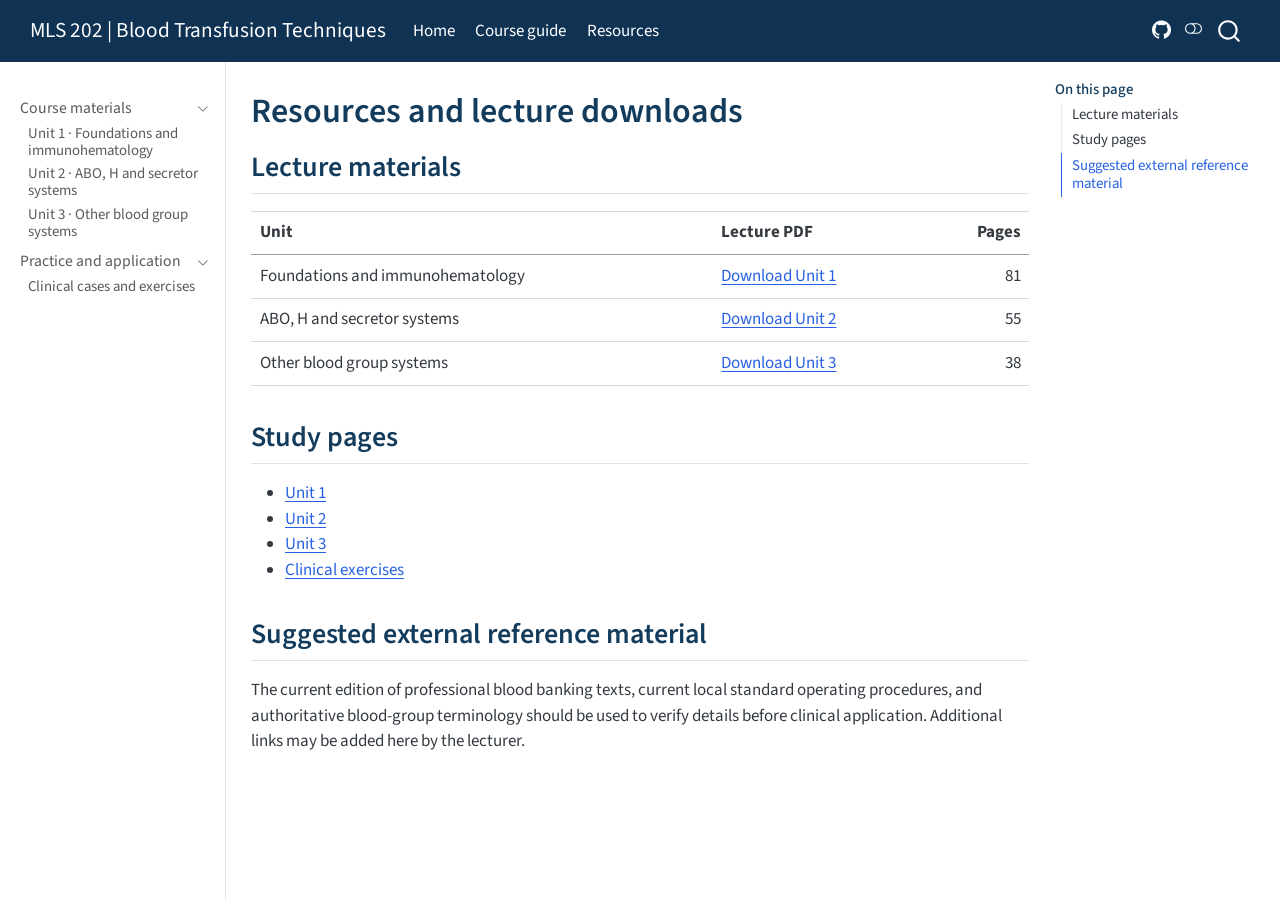
<file: docs/resources.html>
<!DOCTYPE html>
<html xmlns="http://www.w3.org/1999/xhtml" lang="en" xml:lang="en"><head>

<meta charset="utf-8">
<meta name="generator" content="quarto-1.11.9">

<meta name="viewport" content="width=device-width, initial-scale=1.0, user-scalable=yes">


<title>Resources and lecture downloads – MLS 202 | Blood Transfusion Techniques</title>
<style>
/* Default styles provided by pandoc.
** See https://pandoc.org/MANUAL.html#variables-for-html for config info.
*/
span.smallcaps{font-variant: small-caps;}
div.columns{display: flex; gap: 1.5em;}
div.column{flex: auto;}
@media screen {
div.columns{gap: min(4vw, 1.5em);}
div.column{overflow-x: auto;}
}
div.hanging-indent{margin-left: 1.5em; text-indent: -1.5em;}
ul.task-list{list-style: none;}
ul.task-list li input[type="checkbox"] {
  width: 0.8em;
  margin: 0 0.8em 0.2em -1em; /* quarto-specific, see https://github.com/quarto-dev/quarto-cli/issues/4556 */ 
  vertical-align: middle;
}
</style>


<script src="site_libs/quarto-nav/quarto-nav.js"></script>
<script src="site_libs/quarto-nav/headroom.min.js"></script>
<script src="site_libs/clipboard/clipboard.min.js"></script>
<script src="site_libs/quarto-search/autocomplete.umd.js"></script>
<script src="site_libs/quarto-search/fuse.min.js"></script>
<script src="site_libs/quarto-search/quarto-search.js"></script>
<meta name="quarto:offset" content="./">
<script src="site_libs/quarto-html/quarto.js" type="module"></script>
<script src="site_libs/quarto-html/tabsets/tabsets.js" type="module"></script>
<script src="site_libs/quarto-html/scrollable-regions/scrollable-regions.js" type="module"></script>
<script src="site_libs/quarto-html/popper.min.js"></script>
<script src="site_libs/quarto-html/tippy.umd.min.js"></script>
<script src="site_libs/quarto-html/anchor.min.js"></script>
<link href="site_libs/quarto-html/tippy.css" rel="stylesheet">
<link href="site_libs/quarto-html/quarto-syntax-highlighting-63b5708e65d6cd79cd7618c58d0c21e7.css" rel="stylesheet" class="quarto-color-scheme" id="quarto-text-highlighting-styles">
<link href="site_libs/quarto-html/quarto-syntax-highlighting-dark-447e42e69aaa9833c0ba1b986f430b20.css" rel="stylesheet" class="quarto-color-scheme quarto-color-alternate" id="quarto-text-highlighting-styles">
<link href="site_libs/quarto-html/quarto-syntax-highlighting-63b5708e65d6cd79cd7618c58d0c21e7.css" rel="stylesheet" class="quarto-color-scheme-extra" id="quarto-text-highlighting-styles">
<script src="site_libs/bootstrap/bootstrap.min.js"></script>
<link href="site_libs/bootstrap/bootstrap-icons.css" rel="stylesheet">
<link href="site_libs/bootstrap/bootstrap-1d24bcbacae90c8c7e9c02b8ac9bde14.min.css" rel="stylesheet" append-hash="true" class="quarto-color-scheme" id="quarto-bootstrap" data-mode="light">
<link href="site_libs/bootstrap/bootstrap-dark-d9f7f4750c30c0a6aed9a368220ab07c.min.css" rel="stylesheet" append-hash="true" class="quarto-color-scheme quarto-color-alternate" id="quarto-bootstrap" data-mode="dark">
<link href="site_libs/bootstrap/bootstrap-1d24bcbacae90c8c7e9c02b8ac9bde14.min.css" rel="stylesheet" append-hash="true" class="quarto-color-scheme-extra" id="quarto-bootstrap" data-mode="light">
<script id="quarto-search-options" type="application/json">{
  "location": "navbar",
  "copy-button": false,
  "collapse-after": 3,
  "panel-placement": "end",
  "type": "overlay",
  "limit": 50,
  "keyboard-shortcut": [
    "f",
    "/",
    "s"
  ],
  "show-item-context": false,
  "language": {
    "search-no-results-text": "No results",
    "search-matching-documents-text": "matching documents",
    "search-copy-link-title": "Copy link to search",
    "search-hide-matches-text": "Hide additional matches",
    "search-more-match-text": "more match in this document",
    "search-more-matches-text": "more matches in this document",
    "search-clear-button-title": "Clear",
    "search-text-placeholder": "",
    "search-detached-cancel-button-title": "Cancel",
    "search-submit-button-title": "Submit",
    "search-label": "Search"
  }
}</script>
<style>html{ scroll-behavior: smooth; }</style>


<link rel="stylesheet" href="styles.css">
</head>

<body class="nav-sidebar docked nav-fixed quarto-light"><a id="quarto-skip-link" class="visually-hidden-focusable" href="#quarto-document-content">Skip to main content</a><script id="quarto-html-before-body" type="application/javascript">
    const toggleBodyColorMode = (bsSheetEl) => {
      const mode = bsSheetEl.getAttribute("data-mode");
      const bodyEl = window.document.querySelector("body");
      if (mode === "dark") {
        bodyEl.classList.add("quarto-dark");
        bodyEl.classList.remove("quarto-light");
      } else {
        bodyEl.classList.add("quarto-light");
        bodyEl.classList.remove("quarto-dark");
      }
    }
    const toggleBodyColorPrimary = () => {
      const bsSheetEl = window.document.querySelector("link#quarto-bootstrap:not([rel=disabled-stylesheet])");
      if (bsSheetEl) {
        toggleBodyColorMode(bsSheetEl);
      }
    }
    const setColorSchemeToggle = (alternate) => {
      const toggles = window.document.querySelectorAll('.quarto-color-scheme-toggle');
      for (let i=0; i < toggles.length; i++) {
        const toggle = toggles[i];
        if (toggle) {
          toggle.setAttribute("aria-checked", alternate ? "true" : "false");
          if (alternate) {
            toggle.classList.add("alternate");
          } else {
            toggle.classList.remove("alternate");
          }
        }
      }
    };
    const toggleColorMode = (alternate) => {
      // Switch the stylesheets
      const primaryStylesheets = window.document.querySelectorAll('link.quarto-color-scheme:not(.quarto-color-alternate)');
      const alternateStylesheets = window.document.querySelectorAll('link.quarto-color-scheme.quarto-color-alternate');
      manageTransitions('#quarto-margin-sidebar .nav-link', false);
      if (alternate) {
        // note: dark is layered on light, we don't disable primary!
        enableStylesheet(alternateStylesheets);
        for (const sheetNode of alternateStylesheets) {
          if (sheetNode.id === "quarto-bootstrap") {
            toggleBodyColorMode(sheetNode);
          }
        }
      } else {
        disableStylesheet(alternateStylesheets);
        enableStylesheet(primaryStylesheets)
        toggleBodyColorPrimary();
      }
      manageTransitions('#quarto-margin-sidebar .nav-link', true);
      // Switch the toggles
      setColorSchemeToggle(alternate)
    }
    // Hack to workaround the fact that safari doesn't
    // properly recolor the scrollbar when toggling (#1455).
    // Not run on load: stylesheets are set before first paint there, and
    // scrolling would undo the scroll to a URL fragment (#14973).
    // The one pixel nudge keeps the reader where they were.
    const refreshSafariScrollbar = () => {
      if (navigator.userAgent.indexOf('Safari') > 0 && navigator.userAgent.indexOf('Chrome') == -1) {
        manageTransitions("body", false);
        const scrollY = window.scrollY;
        window.scrollTo(0, scrollY > 0 ? scrollY - 1 : 1);
        setTimeout(() => {
          window.scrollTo(0, scrollY);
          manageTransitions("body", true);
        }, 40);
      }
    }
    const disableStylesheet = (stylesheets) => {
      for (let i=0; i < stylesheets.length; i++) {
        const stylesheet = stylesheets[i];
        stylesheet.rel = 'disabled-stylesheet';
      }
    }
    const enableStylesheet = (stylesheets) => {
      for (let i=0; i < stylesheets.length; i++) {
        const stylesheet = stylesheets[i];
        if(stylesheet.rel !== 'stylesheet') { // for Chrome, which will still FOUC without this check
          stylesheet.rel = 'stylesheet';
        }
      }
    }
    const manageTransitions = (selector, allowTransitions) => {
      const els = window.document.querySelectorAll(selector);
      for (let i=0; i < els.length; i++) {
        const el = els[i];
        if (allowTransitions) {
          el.classList.remove('notransition');
        } else {
          el.classList.add('notransition');
        }
      }
    }
    const isFileUrl = () => {
      return window.location.protocol === 'file:';
    }
    const hasAlternateSentinel = () => {
      let styleSentinel = getColorSchemeSentinel();
      if (styleSentinel !== null) {
        return styleSentinel === "alternate";
      } else {
        return false;
      }
    }
    const setStyleSentinel = (alternate) => {
      const value = alternate ? "alternate" : "default";
      if (!isFileUrl()) {
        window.localStorage.setItem("quarto-color-scheme", value);
      } else {
        localAlternateSentinel = value;
      }
    }
    const getColorSchemeSentinel = () => {
      if (!isFileUrl()) {
        const storageValue = window.localStorage.getItem("quarto-color-scheme");
        return storageValue != null ? storageValue : localAlternateSentinel;
      } else {
        return localAlternateSentinel;
      }
    }
    const toggleGiscusIfUsed = (isAlternate, darkModeDefault) => {
      const baseTheme = document.querySelector('#giscus-base-theme')?.value ?? 'light';
      const alternateTheme = document.querySelector('#giscus-alt-theme')?.value ?? 'dark';
      let newTheme = '';
      if(authorPrefersDark) {
        newTheme = isAlternate ? baseTheme : alternateTheme;
      } else {
        newTheme = isAlternate ? alternateTheme : baseTheme;
      }
      const changeGiscusTheme = () => {
        // From: https://github.com/giscus/giscus/issues/336
        const sendMessage = (message) => {
          const iframe = document.querySelector('iframe.giscus-frame');
          if (!iframe) return;
          iframe.contentWindow.postMessage({ giscus: message }, 'https://giscus.app');
        }
        sendMessage({
          setConfig: {
            theme: newTheme
          }
        });
      }
      const isGiscussLoaded = window.document.querySelector('iframe.giscus-frame') !== null;
      if (isGiscussLoaded) {
        changeGiscusTheme();
      }
    };
    const authorPrefersDark = false;
    const darkModeDefault = authorPrefersDark;
      document.querySelector('link#quarto-text-highlighting-styles.quarto-color-scheme-extra').rel = 'disabled-stylesheet';
      document.querySelector('link#quarto-bootstrap.quarto-color-scheme-extra').rel = 'disabled-stylesheet';
    let localAlternateSentinel = darkModeDefault ? 'alternate' : 'default';
    // Dark / light mode switch
    window.quartoToggleColorScheme = () => {
      // Read the current dark / light value
      let toAlternate = !hasAlternateSentinel();
      toggleColorMode(toAlternate);
      refreshSafariScrollbar();
      setStyleSentinel(toAlternate);
      toggleGiscusIfUsed(toAlternate, darkModeDefault);
      window.dispatchEvent(new Event('resize'));
    };
    // Switch to dark mode if need be
    if (hasAlternateSentinel()) {
      toggleColorMode(true);
    } else {
      toggleColorMode(false);
    }
  </script>

<div id="quarto-search-results"></div>
  <header id="quarto-header" class="headroom fixed-top">
    <nav class="navbar navbar-expand-lg " data-bs-theme="dark" aria-label="Site">
      <div class="navbar-container container-fluid">
      <div class="navbar-brand-container mx-auto">
    <a class="navbar-brand" href="./index.html">
    <span class="navbar-title">MLS 202 | Blood Transfusion Techniques</span>
    </a>
  </div>
          <button class="navbar-toggler" type="button" data-bs-toggle="collapse" data-bs-target="#navbarCollapse" aria-controls="navbarCollapse" aria-expanded="false" aria-label="Toggle navigation" onclick="if (window.quartoToggleHeadroom) { window.quartoToggleHeadroom(); }">
  <span class="navbar-toggler-icon"></span>
</button>
          <div class="collapse navbar-collapse" id="navbarCollapse">
            <ul class="navbar-nav navbar-nav-scroll me-auto">
  <li class="nav-item">
    <a class="nav-link" href="./index.html"> 
<span class="menu-text">Home</span></a>
  </li>  
  <li class="nav-item">
    <a class="nav-link" href="./syllabus.html"> 
<span class="menu-text">Course guide</span></a>
  </li>  
  <li class="nav-item">
    <a class="nav-link active" href="./resources.html" aria-current="page"> 
<span class="menu-text">Resources</span></a>
  </li>  
</ul>
            <ul class="navbar-nav navbar-nav-scroll ms-auto">
  <li class="nav-item compact">
    <a class="nav-link" href="https://github.com/BonganiBD/mls202-blood-transfusion"> <i class="bi bi-github" role="img" aria-label="Source code">
</i> 
<span class="menu-text"></span></a>
  </li>  
</ul>
          </div> <!-- /navcollapse -->
            <div class="quarto-navbar-tools">
  <button type="button" role="switch" aria-checked="false" class="quarto-color-scheme-toggle quarto-navigation-tool  px-1" onclick="window.quartoToggleColorScheme(); return false;" title="Toggle dark mode" aria-label="Toggle dark mode"><i class="bi"></i></button>
</div>
            <div id="quarto-search" class="" title="Search"></div>
      </div> <!-- /container-fluid -->
    </nav>
  <nav class="quarto-secondary-nav" aria-label="Toolbar">
    <div class="container-fluid d-flex">
      <button type="button" class="quarto-btn-toggle btn" data-bs-toggle="collapse" role="button" data-bs-target=".quarto-sidebar-collapse-item" aria-controls="quarto-sidebar" aria-expanded="false" aria-label="Toggle sidebar navigation" onclick="if (window.quartoToggleHeadroom) { window.quartoToggleHeadroom(); }">
        <i class="bi bi-layout-text-sidebar-reverse"></i>
      </button>
        <nav class="quarto-page-breadcrumbs" aria-label="Breadcrumbs"><ol class="breadcrumb"><li class="breadcrumb-item">Resources and lecture downloads</li></ol></nav>
        <a class="flex-grow-1" data-bs-toggle="collapse" data-bs-target=".quarto-sidebar-collapse-item" onclick="if (window.quartoToggleHeadroom) { window.quartoToggleHeadroom(); }">      
        </a>
    </div>
  </nav>
</header>
<!-- content -->
<div id="quarto-content" class="quarto-container page-columns page-rows-contents page-layout-article page-navbar">
<!-- sidebar -->
  <nav id="quarto-sidebar" class="sidebar collapse collapse-horizontal quarto-sidebar-collapse-item sidebar-navigation docked overflow-auto" aria-label="Section">
    <div class="sidebar-menu-container"> 
    <ul class="list-unstyled mt-1">
        <li class="sidebar-item sidebar-item-section">
      <div class="sidebar-item-container"> 
            <button type="button" class="sidebar-item-text sidebar-item-toggle sidebar-link text-start" data-bs-toggle="collapse" data-bs-target="#quarto-sidebar-section-1" aria-controls="quarto-sidebar-section-1" aria-expanded="true">
 <span class="menu-text" id="quarto-sidebar-section-1-label">Course materials</span><i class="bi bi-chevron-right" aria-hidden="true"></i></button>
      </div>
      <ul id="quarto-sidebar-section-1" aria-labelledby="quarto-sidebar-section-1-label" class="collapse list-unstyled sidebar-section depth1 show">  
          <li class="sidebar-item">
  <div class="sidebar-item-container"> 
  <a href="./units/01-foundations.html" class="sidebar-item-text sidebar-link">
 <span class="menu-text">Unit 1 · Foundations and immunohematology</span></a>
  </div>
</li>
          <li class="sidebar-item">
  <div class="sidebar-item-container"> 
  <a href="./units/02-blood-groups.html" class="sidebar-item-text sidebar-link">
 <span class="menu-text">Unit 2 · ABO, H and secretor systems</span></a>
  </div>
</li>
          <li class="sidebar-item">
  <div class="sidebar-item-container"> 
  <a href="./units/03-other-systems.html" class="sidebar-item-text sidebar-link">
 <span class="menu-text">Unit 3 · Other blood group systems</span></a>
  </div>
</li>
      </ul>
  </li>
        <li class="sidebar-item sidebar-item-section">
      <div class="sidebar-item-container"> 
            <button type="button" class="sidebar-item-text sidebar-item-toggle sidebar-link text-start" data-bs-toggle="collapse" data-bs-target="#quarto-sidebar-section-2" aria-controls="quarto-sidebar-section-2" aria-expanded="true">
 <span class="menu-text" id="quarto-sidebar-section-2-label">Practice and application</span><i class="bi bi-chevron-right" aria-hidden="true"></i></button>
      </div>
      <ul id="quarto-sidebar-section-2" aria-labelledby="quarto-sidebar-section-2-label" class="collapse list-unstyled sidebar-section depth1 show">  
          <li class="sidebar-item">
  <div class="sidebar-item-container"> 
  <a href="./units/04-cases.html" class="sidebar-item-text sidebar-link">
 <span class="menu-text">Clinical cases and exercises</span></a>
  </div>
</li>
      </ul>
  </li>
    </ul>
    </div>
</nav>
<div id="quarto-sidebar-glass" class="quarto-sidebar-collapse-item" data-bs-toggle="collapse" data-bs-target=".quarto-sidebar-collapse-item"></div>
<!-- margin-sidebar -->
    <div id="quarto-margin-sidebar" class="sidebar margin-sidebar">
        <nav id="TOC" role="doc-toc" aria-labelledby="toc-title" class="toc-active">
    <h2 id="toc-title">On this page</h2>
   
  <ul>
  <li><a href="#lecture-materials" id="toc-lecture-materials" class="nav-link active" data-scroll-target="#lecture-materials">Lecture materials</a></li>
  <li><a href="#study-pages" id="toc-study-pages" class="nav-link" data-scroll-target="#study-pages">Study pages</a></li>
  <li><a href="#suggested-external-reference-material" id="toc-suggested-external-reference-material" class="nav-link" data-scroll-target="#suggested-external-reference-material">Suggested external reference material</a></li>
  </ul>
</nav>
    </div>
<!-- main -->
<main class="content" id="quarto-document-content" tabindex="-1">


<header id="title-block-header" class="quarto-title-block default">
<div class="quarto-title">
<h1 class="title">Resources and lecture downloads</h1>
</div>



<div class="quarto-title-meta">

    
  
    
  </div>
  


</header>


<section id="lecture-materials" class="level2">
<h2 class="anchored" data-anchor-id="lecture-materials">Lecture materials</h2>
<table class="caption-top table">
<thead>
<tr class="header">
<th>Unit</th>
<th>Lecture PDF</th>
<th style="text-align: right;">Pages</th>
</tr>
</thead>
<tbody>
<tr class="odd">
<td>Foundations and immunohematology</td>
<td><a href="assets/slides/unit-1-foundations.pdf">Download Unit 1</a></td>
<td style="text-align: right;">81</td>
</tr>
<tr class="even">
<td>ABO, H and secretor systems</td>
<td><a href="assets/slides/unit-2-blood-groups.pdf">Download Unit 2</a></td>
<td style="text-align: right;">55</td>
</tr>
<tr class="odd">
<td>Other blood group systems</td>
<td><a href="assets/slides/unit-3-other-systems.pdf">Download Unit 3</a></td>
<td style="text-align: right;">38</td>
</tr>
</tbody>
</table>
</section>
<section id="study-pages" class="level2">
<h2 class="anchored" data-anchor-id="study-pages">Study pages</h2>
<ul>
<li><a href="./units/01-foundations.html">Unit 1</a></li>
<li><a href="./units/02-blood-groups.html">Unit 2</a></li>
<li><a href="./units/03-other-systems.html">Unit 3</a></li>
<li><a href="./units/04-cases.html">Clinical exercises</a></li>
</ul>
</section>
<section id="suggested-external-reference-material" class="level2">
<h2 class="anchored" data-anchor-id="suggested-external-reference-material">Suggested external reference material</h2>
<p>The current edition of professional blood banking texts, current local standard operating procedures, and authoritative blood-group terminology should be used to verify details before clinical application. Additional links may be added here by the lecturer.</p>


</section>

</main> <!-- /main -->
<script id="quarto-html-after-body" type="application/javascript">
  window.document.addEventListener("DOMContentLoaded", function (event) {
    // Ensure there is a toggle, if there isn't float one in the top right
    if (window.document.querySelector('.quarto-color-scheme-toggle') === null) {
      const toggle = window.document.createElement('button');
      toggle.type = "button";
      toggle.setAttribute("role", "switch");
      toggle.setAttribute("aria-checked", "false");
      toggle.classList.add('top-right');
      toggle.classList.add('quarto-color-scheme-toggle');
      toggle.setAttribute("aria-label", "Toggle dark mode");
      toggle.onclick = function() { try { window.quartoToggleColorScheme(); } catch {} return false; };
      const i = window.document.createElement("i");
      i.classList.add('bi');
      toggle.appendChild(i);
      // Put the toggle in a landmark of its own, so that landmark navigation
      // can reach it.
      //
      // The container is always a fresh direct child of body, and the toggle is
      // never moved into page furniture that the theme or the author controls.
      // The toggle is positioned against the page, so any ancestor that
      // establishes a containing block captures it: a positioned element or a
      // grid for position: absolute, and transform, filter, will-change or
      // contain for position: fixed. A direct child of body has none of these
      // to inherit, and the shift when one appears is silent and visual.
      //
      // ARIA says a document should have at most one banner, and axe reports a
      // duplicate whether or not the banners carry distinct labels. So use a
      // header when the page has no banner yet, and a named region otherwise.
      //
      // A header is a banner wherever it sits, unless it is inside sectioning
      // content, so this cannot just look at the children of body: a custom
      // page layout wraps the title block header in a plain div. An explicit
      // role="banner" always counts.
      const sectioning = 'article, aside, main, nav, section, [role="article"], [role="complementary"], [role="main"], [role="navigation"], [role="region"]';
      const hasBanner = Array.from(
        window.document.querySelectorAll('header:not([role]), [role="banner"]')
      ).some(function(el) {
        return el.hasAttribute("role") || el.closest(sectioning) === null;
      });
      const container = window.document.createElement(hasBanner ? "div" : "header");
      if (hasBanner) {
        container.setAttribute("role", "region");
        container.setAttribute("aria-label", "Toggle dark mode");
      }
      container.classList.add('quarto-color-scheme-toggle-container');
      container.appendChild(toggle);
      window.document.body.appendChild(container);
    }
    setColorSchemeToggle(hasAlternateSentinel())
    const icon = "";
    const anchorJS = new window.AnchorJS();
    anchorJS.options = {
      placement: 'right',
      icon: icon
    };
    anchorJS.add('.anchored');
    const isCodeAnnotation = (el) => {
      for (const clz of el.classList) {
        if (clz.startsWith('code-annotation-')) {                     
          return true;
        }
      }
      return false;
    }
    const onCopySuccess = function(e) {
      // button target
      const button = e.trigger;
      // don't keep focus
      button.blur();
      // flash "checked"
      button.classList.add('code-copy-button-checked');
      var currentTitle = button.getAttribute("title");
      button.setAttribute("title", "Copied!");
      let tooltip;
      if (window.bootstrap) {
        button.setAttribute("data-bs-toggle", "tooltip");
        button.setAttribute("data-bs-placement", "left");
        button.setAttribute("data-bs-title", "Copied!");
        tooltip = new bootstrap.Tooltip(button, 
          { trigger: "manual", 
            customClass: "code-copy-button-tooltip",
            offset: [0, -8]});
        tooltip.show();    
      }
      setTimeout(function() {
        if (tooltip) {
          tooltip.hide();
          button.removeAttribute("data-bs-title");
          button.removeAttribute("data-bs-toggle");
          button.removeAttribute("data-bs-placement");
        }
        button.setAttribute("title", currentTitle);
        button.classList.remove('code-copy-button-checked');
      }, 1000);
      // clear code selection
      e.clearSelection();
    }
    const getTextToCopy = function(trigger) {
      const outerScaffold = trigger.parentElement.cloneNode(true);
      const codeEl = outerScaffold.querySelector('code');
      for (const childEl of codeEl.children) {
        if (isCodeAnnotation(childEl)) {
          childEl.remove();
        }
      }
      return codeEl.innerText;
    }
    const clipboard = new window.ClipboardJS('.code-copy-button:not([data-in-quarto-modal])', {
      text: getTextToCopy
    });
    clipboard.on('success', onCopySuccess);
    if (window.document.getElementById('quarto-embedded-source-code-modal')) {
      const clipboardModal = new window.ClipboardJS('.code-copy-button[data-in-quarto-modal]', {
        text: getTextToCopy,
        container: window.document.getElementById('quarto-embedded-source-code-modal')
      });
      clipboardModal.on('success', onCopySuccess);
    }
      var localhostRegex = new RegExp(/^(?:http|https):\/\/localhost\:?[0-9]*\//);
      var mailtoRegex = new RegExp(/^mailto:/);
        var filterRegex = new RegExp("https:\/\/BonganiBD\.github\.io\/mls202-blood-transfusion\/");
      const newWindowLabel = "(opens in a new tab)";
      const newWindowNoteId = "quarto-ext-newwindow-label";
      // Links reference one hidden label through aria-describedby, so the
      // announcement never changes their accessible name.
      var describeNewWindow = (link) => {
        if (!window.document.getElementById(newWindowNoteId)) {
          var newWindowNote = window.document.createElement("span");
          newWindowNote.id = newWindowNoteId;
          newWindowNote.hidden = true;
          newWindowNote.textContent = newWindowLabel;
          window.document.body.appendChild(newWindowNote);
        }
        var describedBy = (link.getAttribute("aria-describedby") || "").split(/\s+/).filter(Boolean);
        if (!describedBy.includes(newWindowNoteId)) {
          describedBy.push(newWindowNoteId);
          link.setAttribute("aria-describedby", describedBy.join(" "));
        }
      }
      var isInternal = (href) => {
          return filterRegex.test(href) || localhostRegex.test(href) || mailtoRegex.test(href);
      }
      // Inspect non-navigation links and adorn them if external
      window.quartoDecorateExternalLinks = function (root) {
     var links = (root || window.document).querySelectorAll('a[href]:not(.nav-link):not(.navbar-brand):not(.toc-action):not(.sidebar-link):not(.sidebar-item-toggle):not(.pagination-link):not(.no-external):not([aria-hidden]):not(.dropdown-item):not(.quarto-navigation-tool):not(.about-link)');
      for (var i=0; i<links.length; i++) {
        const link = links[i];
        if (!isInternal(link.href)) {
          // undo the damage that might have been done by quarto-nav.js in the case of
          // links that we want to consider external
          if (link.dataset.originalHref !== undefined) {
            link.href = link.dataset.originalHref;
          }
            // target, if specified
            link.setAttribute("target", "_blank");
            if (link.getAttribute("rel") === null) {
              link.setAttribute("rel", "noopener");
            }
            describeNewWindow(link);
          if (!link.classList.contains('no-external-icon')) {
          }
        }
      }
      };
      window.quartoDecorateExternalLinks(window.document);
    // Esc closes the popup (WCAG 1.4.13) and focus leaving both trigger and
    // popup closes it (WCAG 2.4.11); tippy handles neither for interactive popups.
    const hideOnEscAndFocusOut = {
      name: 'hideOnEscAndFocusOut',
      defaultValue: true,
      fn(instance) {
        const dismiss = () => {
          // A show scheduled by the trigger delay would otherwise reopen it
          instance.clearDelayTimeouts();
          instance.hide();
        };
        const onKeyDown = (event) => {
          if (event.key !== 'Escape') {
            return;
          }
          // Keep Esc from also reaching page handlers (e.g. reveal.js overview),
          // except an open reveal.js slide menu, which Esc should close too.
          // The menu handles keys only when its keyboard option is on.
          const menuHandlesEsc = window.Reveal?.getPlugin?.('menu')?.isOpen() &&
            window.Reveal.getConfig().menu?.keyboard !== false;
          if (!menuHandlesEsc) {
            event.stopPropagation();
          }
          if (instance.popper.contains(window.document.activeElement)) {
            // Disabled while refocusing so the focus trigger does not reopen it
            instance.disable();
            instance.reference.focus();
            instance.enable();
          }
          dismiss();
        };
        const onFocusOut = (event) => {
          const target = event.relatedTarget;
          if (target && !instance.reference.contains(target) &&
              !instance.popper.contains(target)) {
            dismiss();
          }
        };
        // On the trigger too: a click trigger (code-annotations: select) has no
        // blur handling. Attached for the instance's lifetime so leaving the
        // trigger also cancels a show still pending on the trigger delay.
        instance.reference.addEventListener('focusout', onFocusOut);
        return {
          onShow() {
            window.document.addEventListener('keydown', onKeyDown, true);
            instance.popper.addEventListener('focusout', onFocusOut);
          },
          onHide() {
            window.document.removeEventListener('keydown', onKeyDown, true);
            instance.popper.removeEventListener('focusout', onFocusOut);
          },
          onDestroy() {
            instance.reference.removeEventListener('focusout', onFocusOut);
          },
        };
      },
    };
    function tippyHover(el, contentFn, onTriggerFn, onUntriggerFn) {
      const config = {
        allowHTML: true,
        maxWidth: 500,
        delay: 100,
        arrow: false,
        appendTo: function(el) {
            return el.parentElement;
        },
        interactive: true,
        interactiveBorder: 10,
        theme: 'quarto',
        placement: 'bottom-start',
        plugins: [hideOnEscAndFocusOut],
      };
      if (contentFn) {
        config.content = contentFn;
      }
      if (onTriggerFn) {
        config.onTrigger = onTriggerFn;
      }
      if (onUntriggerFn) {
        config.onUntrigger = onUntriggerFn;
      }
      window.tippy(el, config); 
    }
    const noterefs = window.document.querySelectorAll('a[role="doc-noteref"]');
    for (var i=0; i<noterefs.length; i++) {
      const ref = noterefs[i];
      tippyHover(ref, function() {
        // use id or data attribute instead here
        let href = ref.getAttribute('data-footnote-href') || ref.getAttribute('href');
        try { href = new URL(href).hash; } catch {}
        const id = href.replace(/^#\/?/, "");
        const note = window.document.getElementById(id);
        if (note) {
          return note.innerHTML;
        } else {
          return "";
        }
      });
    }
    const xrefs = window.document.querySelectorAll('a.quarto-xref');
    const processXRef = (id, note) => {
      // Strip column container classes
      const stripColumnClz = (el) => {
        el.classList.remove("page-full", "page-columns");
        if (el.children) {
          for (const child of el.children) {
            stripColumnClz(child);
          }
        }
      }
      stripColumnClz(note)
      if (id === null || id.startsWith('sec-')) {
        // Special case sections, only their first couple elements
        const container = document.createElement("div");
        if (note.children && note.children.length > 2) {
          container.appendChild(note.children[0].cloneNode(true));
          for (let i = 1; i < note.children.length; i++) {
            const child = note.children[i];
            if (child.tagName === "P" && child.innerText === "") {
              continue;
            } else {
              container.appendChild(child.cloneNode(true));
              break;
            }
          }
          if (window.Quarto?.typesetMath) {
            window.Quarto.typesetMath(container);
          }
          return container.innerHTML
        } else {
          if (window.Quarto?.typesetMath) {
            window.Quarto.typesetMath(note);
          }
          return note.innerHTML;
        }
      } else {
        // Remove any anchor links if they are present
        const anchorLink = note.querySelector('a.anchorjs-link');
        if (anchorLink) {
          anchorLink.remove();
        }
        if (window.Quarto?.typesetMath) {
          window.Quarto.typesetMath(note);
        }
        if (note.classList.contains("callout")) {
          return note.outerHTML;
        } else {
          return note.innerHTML;
        }
      }
    }
    for (var i=0; i<xrefs.length; i++) {
      const xref = xrefs[i];
      tippyHover(xref, undefined, function(instance) {
        instance.disable();
        let url = xref.getAttribute('href');
        let hash = undefined; 
        if (url.startsWith('#')) {
          hash = url;
        } else {
          try { hash = new URL(url).hash; } catch {}
        }
        if (hash) {
          const id = hash.replace(/^#\/?/, "");
          const note = window.document.getElementById(id);
          if (note !== null) {
            try {
              const html = processXRef(id, note.cloneNode(true));
              instance.setContent(html);
            } finally {
              instance.enable();
              instance.show();
            }
          } else {
            // See if we can fetch this
            fetch(url.split('#')[0])
            .then(res => res.text())
            .then(html => {
              const parser = new DOMParser();
              const htmlDoc = parser.parseFromString(html, "text/html");
              const note = htmlDoc.getElementById(id);
              if (note !== null) {
                const html = processXRef(id, note);
                instance.setContent(html);
              } 
            }).finally(() => {
              instance.enable();
              instance.show();
            });
          }
        } else {
          // See if we can fetch a full url (with no hash to target)
          // This is a special case and we should probably do some content thinning / targeting
          fetch(url)
          .then(res => res.text())
          .then(html => {
            const parser = new DOMParser();
            const htmlDoc = parser.parseFromString(html, "text/html");
            const note = htmlDoc.querySelector('main.content');
            if (note !== null) {
              // This should only happen for chapter cross references
              // (since there is no id in the URL)
              // remove the first header
              if (note.children.length > 0 && note.children[0].tagName === "HEADER") {
                note.children[0].remove();
              }
              const html = processXRef(null, note);
              instance.setContent(html);
            } 
          }).finally(() => {
            instance.enable();
            instance.show();
          });
        }
      }, function(instance) {
      });
    }
        let selectedAnnoteEl;
        const selectorForAnnotation = ( cell, annotation) => {
          let cellAttr = 'data-code-cell="' + cell + '"';
          let lineAttr = 'data-code-annotation="' +  annotation + '"';
          const selector = 'span[' + cellAttr + '][' + lineAttr + ']';
          return selector;
        }
        const selectCodeLines = (annoteEl) => {
          const doc = window.document;
          const targetCell = annoteEl.getAttribute("data-target-cell");
          const targetAnnotation = annoteEl.getAttribute("data-target-annotation");
          const annoteSpan = window.document.querySelector(selectorForAnnotation(targetCell, targetAnnotation));
          const lines = annoteSpan.getAttribute("data-code-lines").split(",");
          const lineIds = lines.map((line) => {
            return targetCell + "-" + line;
          })
          // Each band is positioned against its own containing block, which is
          // not the offsetParent of the lines, so place it from client rects.
          const placeBand = (band, firstEl, lastEl, codeBlock) => {
            const container = band.offsetParent;
            if (container === null) {
              return;
            }
            const containerRect = container.getBoundingClientRect();
            // Reveal.js scales slides with a transform, so convert client
            // pixels back to the CSS pixels of the container.
            const scale = containerRect.height / container.offsetHeight || 1;
            const firstRect = firstEl.getBoundingClientRect();
            const lastRect = lastEl.getBoundingClientRect();
            const top = (firstRect.top - containerRect.top) / scale - container.clientTop + container.scrollTop;
            const height = (lastRect.bottom - firstRect.top) / scale;
            band.style.top = top - 2 + "px";
            band.style.height = height + 4 + "px";
            if (codeBlock) {
              // Without the copy button wrapper, the containing block is wider
              // than the code block, so span the code block explicitly.
              const blockRect = codeBlock.getBoundingClientRect();
              band.style.left = (blockRect.left - containerRect.left) / scale - container.clientLeft + container.scrollLeft + "px";
              band.style.width = blockRect.width / scale + "px";
            }
          };
          if (lineIds.length > 0) {
            const el = window.document.getElementById(lineIds[0]);
            const lastEl = window.document.getElementById(lineIds[lineIds.length - 1]);
            const parent = el.parentElement.parentElement;
            // cook up a div (if necessary) and position it
            let div = window.document.getElementById("code-annotation-line-highlight");
            if (div === null) {
              div = window.document.createElement("div");
              div.setAttribute("id", "code-annotation-line-highlight");
              div.style.position = 'absolute';
              parent.appendChild(div);
            }
            placeBand(div, el, lastEl, parent.closest("div.sourceCode") || parent);
            let gutterDiv = window.document.getElementById("code-annotation-line-highlight-gutter");
            if (gutterDiv === null) {
              gutterDiv = window.document.createElement("div");
              gutterDiv.setAttribute("id", "code-annotation-line-highlight-gutter");
              gutterDiv.style.position = 'absolute';
              const codeCell = window.document.getElementById(targetCell);
              const gutter = codeCell.querySelector('.code-annotation-gutter');
              gutter.appendChild(gutterDiv);
            }
            placeBand(gutterDiv, el, lastEl);
            selectedAnnoteEl = annoteEl;
          }
        };
        const unselectCodeLines = () => {
          const elementsIds = ["code-annotation-line-highlight", "code-annotation-line-highlight-gutter"];
          elementsIds.forEach((elId) => {
            const div = window.document.getElementById(elId);
            if (div) {
              div.remove();
            }
          });
          selectedAnnoteEl = undefined;
        };
          // Handle positioning of the toggle
      window.addEventListener(
        "resize",
        throttle(() => {
          elRect = undefined;
          if (selectedAnnoteEl) {
            selectCodeLines(selectedAnnoteEl);
          }
        }, 10)
      );
      function throttle(fn, ms) {
      let throttle = false;
      let timer;
        return (...args) => {
          if(!throttle) { // first call gets through
              fn.apply(this, args);
              throttle = true;
          } else { // all the others get throttled
              if(timer) clearTimeout(timer); // cancel #2
              timer = setTimeout(() => {
                fn.apply(this, args);
                timer = throttle = false;
              }, ms);
          }
        };
      }
        // Attach click handler to the DT
        const annoteDls = window.document.querySelectorAll('dt[data-target-cell]');
        for (const annoteDlNode of annoteDls) {
          annoteDlNode.addEventListener('click', (event) => {
            const clickedEl = event.target;
            if (clickedEl !== selectedAnnoteEl) {
              unselectCodeLines();
              const activeEl = window.document.querySelector('dt[data-target-cell].code-annotation-active');
              if (activeEl) {
                activeEl.classList.remove('code-annotation-active');
              }
              selectCodeLines(clickedEl);
              clickedEl.classList.add('code-annotation-active');
            } else {
              // Unselect the line
              unselectCodeLines();
              clickedEl.classList.remove('code-annotation-active');
            }
          });
        }
    const findCites = (el) => {
      const parentEl = el.parentElement;
      if (parentEl) {
        const cites = parentEl.dataset.cites;
        if (cites) {
          return {
            el,
            cites: cites.split(' ')
          };
        } else {
          return findCites(el.parentElement)
        }
      } else {
        return undefined;
      }
    };
    var bibliorefs = window.document.querySelectorAll('a[role="doc-biblioref"]');
    for (var i=0; i<bibliorefs.length; i++) {
      const ref = bibliorefs[i];
      const citeInfo = findCites(ref);
      if (citeInfo) {
        tippyHover(citeInfo.el, function() {
          var popup = window.document.createElement('div');
          citeInfo.cites.forEach(function(cite) {
            var citeDiv = window.document.createElement('div');
            citeDiv.classList.add('hanging-indent');
            citeDiv.classList.add('csl-entry');
            var biblioDiv = window.document.getElementById('ref-' + cite);
            if (biblioDiv) {
              citeDiv.innerHTML = biblioDiv.innerHTML;
            }
            popup.appendChild(citeDiv);
          });
          return popup.innerHTML;
        });
      }
    }
  });
  </script>
  <script type="application/javascript">
  window.quartoScrollableRegionsLabels = {"code":"Scrollable code","output":"Scrollable output"};
  </script>
</div> <!-- /content -->




<script src="site_libs/quarto-html/zenscroll-min.js"></script>
</body></html>
</file>
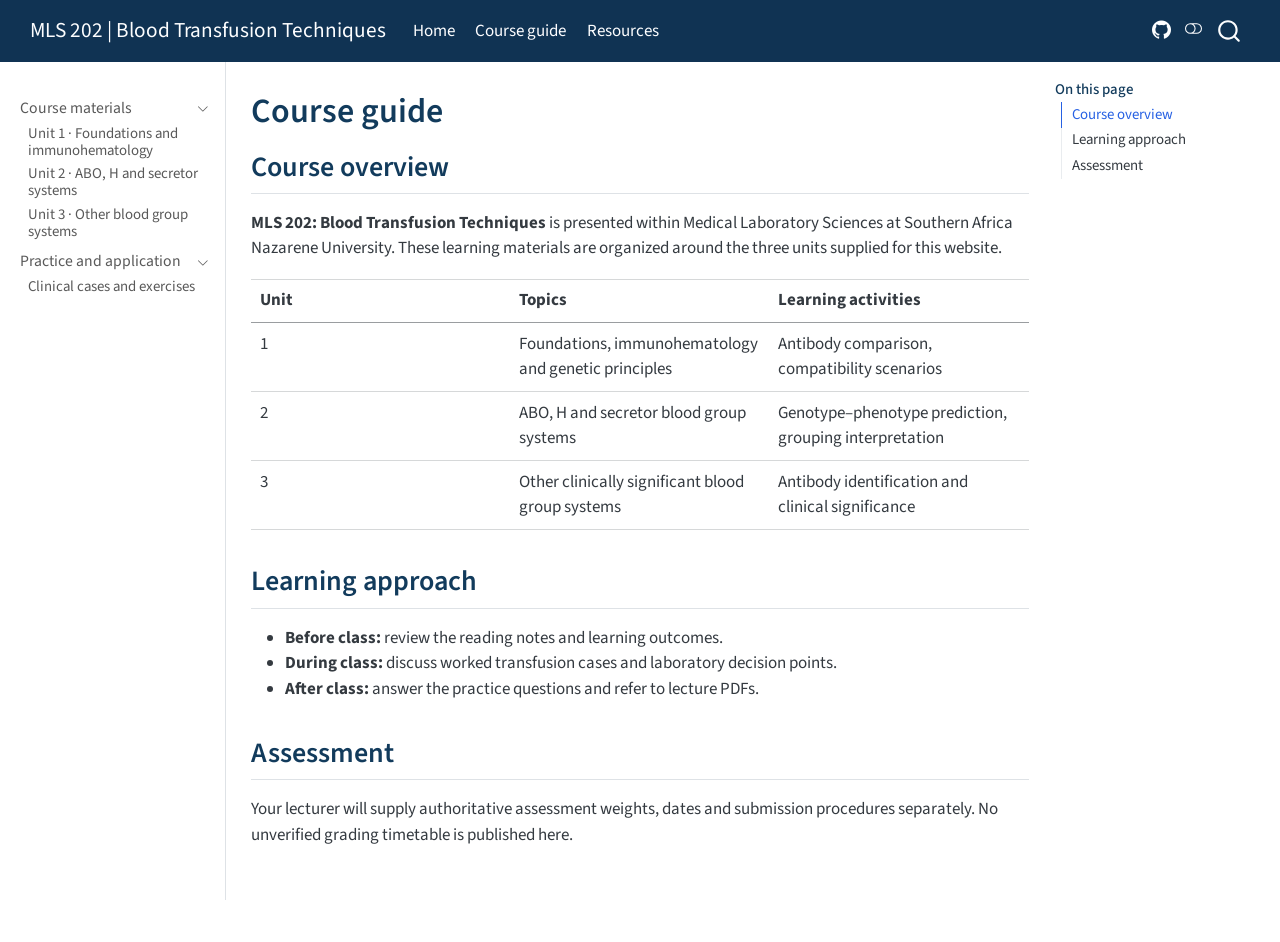
<file: docs/syllabus.html>
<!DOCTYPE html>
<html xmlns="http://www.w3.org/1999/xhtml" lang="en" xml:lang="en"><head>

<meta charset="utf-8">
<meta name="generator" content="quarto-1.11.9">

<meta name="viewport" content="width=device-width, initial-scale=1.0, user-scalable=yes">


<title>Course guide – MLS 202 | Blood Transfusion Techniques</title>
<style>
/* Default styles provided by pandoc.
** See https://pandoc.org/MANUAL.html#variables-for-html for config info.
*/
span.smallcaps{font-variant: small-caps;}
div.columns{display: flex; gap: 1.5em;}
div.column{flex: auto;}
@media screen {
div.columns{gap: min(4vw, 1.5em);}
div.column{overflow-x: auto;}
}
div.hanging-indent{margin-left: 1.5em; text-indent: -1.5em;}
ul.task-list{list-style: none;}
ul.task-list li input[type="checkbox"] {
  width: 0.8em;
  margin: 0 0.8em 0.2em -1em; /* quarto-specific, see https://github.com/quarto-dev/quarto-cli/issues/4556 */ 
  vertical-align: middle;
}
</style>


<script src="site_libs/quarto-nav/quarto-nav.js"></script>
<script src="site_libs/quarto-nav/headroom.min.js"></script>
<script src="site_libs/clipboard/clipboard.min.js"></script>
<script src="site_libs/quarto-search/autocomplete.umd.js"></script>
<script src="site_libs/quarto-search/fuse.min.js"></script>
<script src="site_libs/quarto-search/quarto-search.js"></script>
<meta name="quarto:offset" content="./">
<script src="site_libs/quarto-html/quarto.js" type="module"></script>
<script src="site_libs/quarto-html/tabsets/tabsets.js" type="module"></script>
<script src="site_libs/quarto-html/scrollable-regions/scrollable-regions.js" type="module"></script>
<script src="site_libs/quarto-html/popper.min.js"></script>
<script src="site_libs/quarto-html/tippy.umd.min.js"></script>
<script src="site_libs/quarto-html/anchor.min.js"></script>
<link href="site_libs/quarto-html/tippy.css" rel="stylesheet">
<link href="site_libs/quarto-html/quarto-syntax-highlighting-63b5708e65d6cd79cd7618c58d0c21e7.css" rel="stylesheet" class="quarto-color-scheme" id="quarto-text-highlighting-styles">
<link href="site_libs/quarto-html/quarto-syntax-highlighting-dark-447e42e69aaa9833c0ba1b986f430b20.css" rel="stylesheet" class="quarto-color-scheme quarto-color-alternate" id="quarto-text-highlighting-styles">
<link href="site_libs/quarto-html/quarto-syntax-highlighting-63b5708e65d6cd79cd7618c58d0c21e7.css" rel="stylesheet" class="quarto-color-scheme-extra" id="quarto-text-highlighting-styles">
<script src="site_libs/bootstrap/bootstrap.min.js"></script>
<link href="site_libs/bootstrap/bootstrap-icons.css" rel="stylesheet">
<link href="site_libs/bootstrap/bootstrap-1d24bcbacae90c8c7e9c02b8ac9bde14.min.css" rel="stylesheet" append-hash="true" class="quarto-color-scheme" id="quarto-bootstrap" data-mode="light">
<link href="site_libs/bootstrap/bootstrap-dark-d9f7f4750c30c0a6aed9a368220ab07c.min.css" rel="stylesheet" append-hash="true" class="quarto-color-scheme quarto-color-alternate" id="quarto-bootstrap" data-mode="dark">
<link href="site_libs/bootstrap/bootstrap-1d24bcbacae90c8c7e9c02b8ac9bde14.min.css" rel="stylesheet" append-hash="true" class="quarto-color-scheme-extra" id="quarto-bootstrap" data-mode="light">
<script id="quarto-search-options" type="application/json">{
  "location": "navbar",
  "copy-button": false,
  "collapse-after": 3,
  "panel-placement": "end",
  "type": "overlay",
  "limit": 50,
  "keyboard-shortcut": [
    "f",
    "/",
    "s"
  ],
  "show-item-context": false,
  "language": {
    "search-no-results-text": "No results",
    "search-matching-documents-text": "matching documents",
    "search-copy-link-title": "Copy link to search",
    "search-hide-matches-text": "Hide additional matches",
    "search-more-match-text": "more match in this document",
    "search-more-matches-text": "more matches in this document",
    "search-clear-button-title": "Clear",
    "search-text-placeholder": "",
    "search-detached-cancel-button-title": "Cancel",
    "search-submit-button-title": "Submit",
    "search-label": "Search"
  }
}</script>
<style>html{ scroll-behavior: smooth; }</style>


<link rel="stylesheet" href="styles.css">
</head>

<body class="nav-sidebar docked nav-fixed quarto-light"><a id="quarto-skip-link" class="visually-hidden-focusable" href="#quarto-document-content">Skip to main content</a><script id="quarto-html-before-body" type="application/javascript">
    const toggleBodyColorMode = (bsSheetEl) => {
      const mode = bsSheetEl.getAttribute("data-mode");
      const bodyEl = window.document.querySelector("body");
      if (mode === "dark") {
        bodyEl.classList.add("quarto-dark");
        bodyEl.classList.remove("quarto-light");
      } else {
        bodyEl.classList.add("quarto-light");
        bodyEl.classList.remove("quarto-dark");
      }
    }
    const toggleBodyColorPrimary = () => {
      const bsSheetEl = window.document.querySelector("link#quarto-bootstrap:not([rel=disabled-stylesheet])");
      if (bsSheetEl) {
        toggleBodyColorMode(bsSheetEl);
      }
    }
    const setColorSchemeToggle = (alternate) => {
      const toggles = window.document.querySelectorAll('.quarto-color-scheme-toggle');
      for (let i=0; i < toggles.length; i++) {
        const toggle = toggles[i];
        if (toggle) {
          toggle.setAttribute("aria-checked", alternate ? "true" : "false");
          if (alternate) {
            toggle.classList.add("alternate");
          } else {
            toggle.classList.remove("alternate");
          }
        }
      }
    };
    const toggleColorMode = (alternate) => {
      // Switch the stylesheets
      const primaryStylesheets = window.document.querySelectorAll('link.quarto-color-scheme:not(.quarto-color-alternate)');
      const alternateStylesheets = window.document.querySelectorAll('link.quarto-color-scheme.quarto-color-alternate');
      manageTransitions('#quarto-margin-sidebar .nav-link', false);
      if (alternate) {
        // note: dark is layered on light, we don't disable primary!
        enableStylesheet(alternateStylesheets);
        for (const sheetNode of alternateStylesheets) {
          if (sheetNode.id === "quarto-bootstrap") {
            toggleBodyColorMode(sheetNode);
          }
        }
      } else {
        disableStylesheet(alternateStylesheets);
        enableStylesheet(primaryStylesheets)
        toggleBodyColorPrimary();
      }
      manageTransitions('#quarto-margin-sidebar .nav-link', true);
      // Switch the toggles
      setColorSchemeToggle(alternate)
    }
    // Hack to workaround the fact that safari doesn't
    // properly recolor the scrollbar when toggling (#1455).
    // Not run on load: stylesheets are set before first paint there, and
    // scrolling would undo the scroll to a URL fragment (#14973).
    // The one pixel nudge keeps the reader where they were.
    const refreshSafariScrollbar = () => {
      if (navigator.userAgent.indexOf('Safari') > 0 && navigator.userAgent.indexOf('Chrome') == -1) {
        manageTransitions("body", false);
        const scrollY = window.scrollY;
        window.scrollTo(0, scrollY > 0 ? scrollY - 1 : 1);
        setTimeout(() => {
          window.scrollTo(0, scrollY);
          manageTransitions("body", true);
        }, 40);
      }
    }
    const disableStylesheet = (stylesheets) => {
      for (let i=0; i < stylesheets.length; i++) {
        const stylesheet = stylesheets[i];
        stylesheet.rel = 'disabled-stylesheet';
      }
    }
    const enableStylesheet = (stylesheets) => {
      for (let i=0; i < stylesheets.length; i++) {
        const stylesheet = stylesheets[i];
        if(stylesheet.rel !== 'stylesheet') { // for Chrome, which will still FOUC without this check
          stylesheet.rel = 'stylesheet';
        }
      }
    }
    const manageTransitions = (selector, allowTransitions) => {
      const els = window.document.querySelectorAll(selector);
      for (let i=0; i < els.length; i++) {
        const el = els[i];
        if (allowTransitions) {
          el.classList.remove('notransition');
        } else {
          el.classList.add('notransition');
        }
      }
    }
    const isFileUrl = () => {
      return window.location.protocol === 'file:';
    }
    const hasAlternateSentinel = () => {
      let styleSentinel = getColorSchemeSentinel();
      if (styleSentinel !== null) {
        return styleSentinel === "alternate";
      } else {
        return false;
      }
    }
    const setStyleSentinel = (alternate) => {
      const value = alternate ? "alternate" : "default";
      if (!isFileUrl()) {
        window.localStorage.setItem("quarto-color-scheme", value);
      } else {
        localAlternateSentinel = value;
      }
    }
    const getColorSchemeSentinel = () => {
      if (!isFileUrl()) {
        const storageValue = window.localStorage.getItem("quarto-color-scheme");
        return storageValue != null ? storageValue : localAlternateSentinel;
      } else {
        return localAlternateSentinel;
      }
    }
    const toggleGiscusIfUsed = (isAlternate, darkModeDefault) => {
      const baseTheme = document.querySelector('#giscus-base-theme')?.value ?? 'light';
      const alternateTheme = document.querySelector('#giscus-alt-theme')?.value ?? 'dark';
      let newTheme = '';
      if(authorPrefersDark) {
        newTheme = isAlternate ? baseTheme : alternateTheme;
      } else {
        newTheme = isAlternate ? alternateTheme : baseTheme;
      }
      const changeGiscusTheme = () => {
        // From: https://github.com/giscus/giscus/issues/336
        const sendMessage = (message) => {
          const iframe = document.querySelector('iframe.giscus-frame');
          if (!iframe) return;
          iframe.contentWindow.postMessage({ giscus: message }, 'https://giscus.app');
        }
        sendMessage({
          setConfig: {
            theme: newTheme
          }
        });
      }
      const isGiscussLoaded = window.document.querySelector('iframe.giscus-frame') !== null;
      if (isGiscussLoaded) {
        changeGiscusTheme();
      }
    };
    const authorPrefersDark = false;
    const darkModeDefault = authorPrefersDark;
      document.querySelector('link#quarto-text-highlighting-styles.quarto-color-scheme-extra').rel = 'disabled-stylesheet';
      document.querySelector('link#quarto-bootstrap.quarto-color-scheme-extra').rel = 'disabled-stylesheet';
    let localAlternateSentinel = darkModeDefault ? 'alternate' : 'default';
    // Dark / light mode switch
    window.quartoToggleColorScheme = () => {
      // Read the current dark / light value
      let toAlternate = !hasAlternateSentinel();
      toggleColorMode(toAlternate);
      refreshSafariScrollbar();
      setStyleSentinel(toAlternate);
      toggleGiscusIfUsed(toAlternate, darkModeDefault);
      window.dispatchEvent(new Event('resize'));
    };
    // Switch to dark mode if need be
    if (hasAlternateSentinel()) {
      toggleColorMode(true);
    } else {
      toggleColorMode(false);
    }
  </script>

<div id="quarto-search-results"></div>
  <header id="quarto-header" class="headroom fixed-top">
    <nav class="navbar navbar-expand-lg " data-bs-theme="dark" aria-label="Site">
      <div class="navbar-container container-fluid">
      <div class="navbar-brand-container mx-auto">
    <a class="navbar-brand" href="./index.html">
    <span class="navbar-title">MLS 202 | Blood Transfusion Techniques</span>
    </a>
  </div>
          <button class="navbar-toggler" type="button" data-bs-toggle="collapse" data-bs-target="#navbarCollapse" aria-controls="navbarCollapse" aria-expanded="false" aria-label="Toggle navigation" onclick="if (window.quartoToggleHeadroom) { window.quartoToggleHeadroom(); }">
  <span class="navbar-toggler-icon"></span>
</button>
          <div class="collapse navbar-collapse" id="navbarCollapse">
            <ul class="navbar-nav navbar-nav-scroll me-auto">
  <li class="nav-item">
    <a class="nav-link" href="./index.html"> 
<span class="menu-text">Home</span></a>
  </li>  
  <li class="nav-item">
    <a class="nav-link active" href="./syllabus.html" aria-current="page"> 
<span class="menu-text">Course guide</span></a>
  </li>  
  <li class="nav-item">
    <a class="nav-link" href="./resources.html"> 
<span class="menu-text">Resources</span></a>
  </li>  
</ul>
            <ul class="navbar-nav navbar-nav-scroll ms-auto">
  <li class="nav-item compact">
    <a class="nav-link" href="https://github.com/BonganiBD/mls202-blood-transfusion"> <i class="bi bi-github" role="img" aria-label="Source code">
</i> 
<span class="menu-text"></span></a>
  </li>  
</ul>
          </div> <!-- /navcollapse -->
            <div class="quarto-navbar-tools">
  <button type="button" role="switch" aria-checked="false" class="quarto-color-scheme-toggle quarto-navigation-tool  px-1" onclick="window.quartoToggleColorScheme(); return false;" title="Toggle dark mode" aria-label="Toggle dark mode"><i class="bi"></i></button>
</div>
            <div id="quarto-search" class="" title="Search"></div>
      </div> <!-- /container-fluid -->
    </nav>
  <nav class="quarto-secondary-nav" aria-label="Toolbar">
    <div class="container-fluid d-flex">
      <button type="button" class="quarto-btn-toggle btn" data-bs-toggle="collapse" role="button" data-bs-target=".quarto-sidebar-collapse-item" aria-controls="quarto-sidebar" aria-expanded="false" aria-label="Toggle sidebar navigation" onclick="if (window.quartoToggleHeadroom) { window.quartoToggleHeadroom(); }">
        <i class="bi bi-layout-text-sidebar-reverse"></i>
      </button>
        <nav class="quarto-page-breadcrumbs" aria-label="Breadcrumbs"><ol class="breadcrumb"><li class="breadcrumb-item">Course guide</li></ol></nav>
        <a class="flex-grow-1" data-bs-toggle="collapse" data-bs-target=".quarto-sidebar-collapse-item" onclick="if (window.quartoToggleHeadroom) { window.quartoToggleHeadroom(); }">      
        </a>
    </div>
  </nav>
</header>
<!-- content -->
<div id="quarto-content" class="quarto-container page-columns page-rows-contents page-layout-article page-navbar">
<!-- sidebar -->
  <nav id="quarto-sidebar" class="sidebar collapse collapse-horizontal quarto-sidebar-collapse-item sidebar-navigation docked overflow-auto" aria-label="Section">
    <div class="sidebar-menu-container"> 
    <ul class="list-unstyled mt-1">
        <li class="sidebar-item sidebar-item-section">
      <div class="sidebar-item-container"> 
            <button type="button" class="sidebar-item-text sidebar-item-toggle sidebar-link text-start" data-bs-toggle="collapse" data-bs-target="#quarto-sidebar-section-1" aria-controls="quarto-sidebar-section-1" aria-expanded="true">
 <span class="menu-text" id="quarto-sidebar-section-1-label">Course materials</span><i class="bi bi-chevron-right" aria-hidden="true"></i></button>
      </div>
      <ul id="quarto-sidebar-section-1" aria-labelledby="quarto-sidebar-section-1-label" class="collapse list-unstyled sidebar-section depth1 show">  
          <li class="sidebar-item">
  <div class="sidebar-item-container"> 
  <a href="./units/01-foundations.html" class="sidebar-item-text sidebar-link">
 <span class="menu-text">Unit 1 · Foundations and immunohematology</span></a>
  </div>
</li>
          <li class="sidebar-item">
  <div class="sidebar-item-container"> 
  <a href="./units/02-blood-groups.html" class="sidebar-item-text sidebar-link">
 <span class="menu-text">Unit 2 · ABO, H and secretor systems</span></a>
  </div>
</li>
          <li class="sidebar-item">
  <div class="sidebar-item-container"> 
  <a href="./units/03-other-systems.html" class="sidebar-item-text sidebar-link">
 <span class="menu-text">Unit 3 · Other blood group systems</span></a>
  </div>
</li>
      </ul>
  </li>
        <li class="sidebar-item sidebar-item-section">
      <div class="sidebar-item-container"> 
            <button type="button" class="sidebar-item-text sidebar-item-toggle sidebar-link text-start" data-bs-toggle="collapse" data-bs-target="#quarto-sidebar-section-2" aria-controls="quarto-sidebar-section-2" aria-expanded="true">
 <span class="menu-text" id="quarto-sidebar-section-2-label">Practice and application</span><i class="bi bi-chevron-right" aria-hidden="true"></i></button>
      </div>
      <ul id="quarto-sidebar-section-2" aria-labelledby="quarto-sidebar-section-2-label" class="collapse list-unstyled sidebar-section depth1 show">  
          <li class="sidebar-item">
  <div class="sidebar-item-container"> 
  <a href="./units/04-cases.html" class="sidebar-item-text sidebar-link">
 <span class="menu-text">Clinical cases and exercises</span></a>
  </div>
</li>
      </ul>
  </li>
    </ul>
    </div>
</nav>
<div id="quarto-sidebar-glass" class="quarto-sidebar-collapse-item" data-bs-toggle="collapse" data-bs-target=".quarto-sidebar-collapse-item"></div>
<!-- margin-sidebar -->
    <div id="quarto-margin-sidebar" class="sidebar margin-sidebar">
        <nav id="TOC" role="doc-toc" aria-labelledby="toc-title" class="toc-active">
    <h2 id="toc-title">On this page</h2>
   
  <ul>
  <li><a href="#course-overview" id="toc-course-overview" class="nav-link active" data-scroll-target="#course-overview">Course overview</a></li>
  <li><a href="#learning-approach" id="toc-learning-approach" class="nav-link" data-scroll-target="#learning-approach">Learning approach</a></li>
  <li><a href="#assessment" id="toc-assessment" class="nav-link" data-scroll-target="#assessment">Assessment</a></li>
  </ul>
</nav>
    </div>
<!-- main -->
<main class="content" id="quarto-document-content" tabindex="-1">


<header id="title-block-header" class="quarto-title-block default">
<div class="quarto-title">
<h1 class="title">Course guide</h1>
</div>



<div class="quarto-title-meta">

    
  
    
  </div>
  


</header>


<section id="course-overview" class="level2">
<h2 class="anchored" data-anchor-id="course-overview">Course overview</h2>
<p><strong>MLS 202: Blood Transfusion Techniques</strong> is presented within Medical Laboratory Sciences at Southern Africa Nazarene University. These learning materials are organized around the three units supplied for this website.</p>
<table class="caption-top table">
<colgroup>
<col style="width: 33%">
<col style="width: 33%">
<col style="width: 33%">
</colgroup>
<thead>
<tr class="header">
<th>Unit</th>
<th>Topics</th>
<th>Learning activities</th>
</tr>
</thead>
<tbody>
<tr class="odd">
<td>1</td>
<td>Foundations, immunohematology and genetic principles</td>
<td>Antibody comparison, compatibility scenarios</td>
</tr>
<tr class="even">
<td>2</td>
<td>ABO, H and secretor blood group systems</td>
<td>Genotype–phenotype prediction, grouping interpretation</td>
</tr>
<tr class="odd">
<td>3</td>
<td>Other clinically significant blood group systems</td>
<td>Antibody identification and clinical significance</td>
</tr>
</tbody>
</table>
</section>
<section id="learning-approach" class="level2">
<h2 class="anchored" data-anchor-id="learning-approach">Learning approach</h2>
<ul>
<li><strong>Before class:</strong> review the reading notes and learning outcomes.</li>
<li><strong>During class:</strong> discuss worked transfusion cases and laboratory decision points.</li>
<li><strong>After class:</strong> answer the practice questions and refer to lecture PDFs.</li>
</ul>
</section>
<section id="assessment" class="level2">
<h2 class="anchored" data-anchor-id="assessment">Assessment</h2>
<p>Your lecturer will supply authoritative assessment weights, dates and submission procedures separately. No unverified grading timetable is published here.</p>


</section>

</main> <!-- /main -->
<script id="quarto-html-after-body" type="application/javascript">
  window.document.addEventListener("DOMContentLoaded", function (event) {
    // Ensure there is a toggle, if there isn't float one in the top right
    if (window.document.querySelector('.quarto-color-scheme-toggle') === null) {
      const toggle = window.document.createElement('button');
      toggle.type = "button";
      toggle.setAttribute("role", "switch");
      toggle.setAttribute("aria-checked", "false");
      toggle.classList.add('top-right');
      toggle.classList.add('quarto-color-scheme-toggle');
      toggle.setAttribute("aria-label", "Toggle dark mode");
      toggle.onclick = function() { try { window.quartoToggleColorScheme(); } catch {} return false; };
      const i = window.document.createElement("i");
      i.classList.add('bi');
      toggle.appendChild(i);
      // Put the toggle in a landmark of its own, so that landmark navigation
      // can reach it.
      //
      // The container is always a fresh direct child of body, and the toggle is
      // never moved into page furniture that the theme or the author controls.
      // The toggle is positioned against the page, so any ancestor that
      // establishes a containing block captures it: a positioned element or a
      // grid for position: absolute, and transform, filter, will-change or
      // contain for position: fixed. A direct child of body has none of these
      // to inherit, and the shift when one appears is silent and visual.
      //
      // ARIA says a document should have at most one banner, and axe reports a
      // duplicate whether or not the banners carry distinct labels. So use a
      // header when the page has no banner yet, and a named region otherwise.
      //
      // A header is a banner wherever it sits, unless it is inside sectioning
      // content, so this cannot just look at the children of body: a custom
      // page layout wraps the title block header in a plain div. An explicit
      // role="banner" always counts.
      const sectioning = 'article, aside, main, nav, section, [role="article"], [role="complementary"], [role="main"], [role="navigation"], [role="region"]';
      const hasBanner = Array.from(
        window.document.querySelectorAll('header:not([role]), [role="banner"]')
      ).some(function(el) {
        return el.hasAttribute("role") || el.closest(sectioning) === null;
      });
      const container = window.document.createElement(hasBanner ? "div" : "header");
      if (hasBanner) {
        container.setAttribute("role", "region");
        container.setAttribute("aria-label", "Toggle dark mode");
      }
      container.classList.add('quarto-color-scheme-toggle-container');
      container.appendChild(toggle);
      window.document.body.appendChild(container);
    }
    setColorSchemeToggle(hasAlternateSentinel())
    const icon = "";
    const anchorJS = new window.AnchorJS();
    anchorJS.options = {
      placement: 'right',
      icon: icon
    };
    anchorJS.add('.anchored');
    const isCodeAnnotation = (el) => {
      for (const clz of el.classList) {
        if (clz.startsWith('code-annotation-')) {                     
          return true;
        }
      }
      return false;
    }
    const onCopySuccess = function(e) {
      // button target
      const button = e.trigger;
      // don't keep focus
      button.blur();
      // flash "checked"
      button.classList.add('code-copy-button-checked');
      var currentTitle = button.getAttribute("title");
      button.setAttribute("title", "Copied!");
      let tooltip;
      if (window.bootstrap) {
        button.setAttribute("data-bs-toggle", "tooltip");
        button.setAttribute("data-bs-placement", "left");
        button.setAttribute("data-bs-title", "Copied!");
        tooltip = new bootstrap.Tooltip(button, 
          { trigger: "manual", 
            customClass: "code-copy-button-tooltip",
            offset: [0, -8]});
        tooltip.show();    
      }
      setTimeout(function() {
        if (tooltip) {
          tooltip.hide();
          button.removeAttribute("data-bs-title");
          button.removeAttribute("data-bs-toggle");
          button.removeAttribute("data-bs-placement");
        }
        button.setAttribute("title", currentTitle);
        button.classList.remove('code-copy-button-checked');
      }, 1000);
      // clear code selection
      e.clearSelection();
    }
    const getTextToCopy = function(trigger) {
      const outerScaffold = trigger.parentElement.cloneNode(true);
      const codeEl = outerScaffold.querySelector('code');
      for (const childEl of codeEl.children) {
        if (isCodeAnnotation(childEl)) {
          childEl.remove();
        }
      }
      return codeEl.innerText;
    }
    const clipboard = new window.ClipboardJS('.code-copy-button:not([data-in-quarto-modal])', {
      text: getTextToCopy
    });
    clipboard.on('success', onCopySuccess);
    if (window.document.getElementById('quarto-embedded-source-code-modal')) {
      const clipboardModal = new window.ClipboardJS('.code-copy-button[data-in-quarto-modal]', {
        text: getTextToCopy,
        container: window.document.getElementById('quarto-embedded-source-code-modal')
      });
      clipboardModal.on('success', onCopySuccess);
    }
      var localhostRegex = new RegExp(/^(?:http|https):\/\/localhost\:?[0-9]*\//);
      var mailtoRegex = new RegExp(/^mailto:/);
        var filterRegex = new RegExp("https:\/\/BonganiBD\.github\.io\/mls202-blood-transfusion\/");
      const newWindowLabel = "(opens in a new tab)";
      const newWindowNoteId = "quarto-ext-newwindow-label";
      // Links reference one hidden label through aria-describedby, so the
      // announcement never changes their accessible name.
      var describeNewWindow = (link) => {
        if (!window.document.getElementById(newWindowNoteId)) {
          var newWindowNote = window.document.createElement("span");
          newWindowNote.id = newWindowNoteId;
          newWindowNote.hidden = true;
          newWindowNote.textContent = newWindowLabel;
          window.document.body.appendChild(newWindowNote);
        }
        var describedBy = (link.getAttribute("aria-describedby") || "").split(/\s+/).filter(Boolean);
        if (!describedBy.includes(newWindowNoteId)) {
          describedBy.push(newWindowNoteId);
          link.setAttribute("aria-describedby", describedBy.join(" "));
        }
      }
      var isInternal = (href) => {
          return filterRegex.test(href) || localhostRegex.test(href) || mailtoRegex.test(href);
      }
      // Inspect non-navigation links and adorn them if external
      window.quartoDecorateExternalLinks = function (root) {
     var links = (root || window.document).querySelectorAll('a[href]:not(.nav-link):not(.navbar-brand):not(.toc-action):not(.sidebar-link):not(.sidebar-item-toggle):not(.pagination-link):not(.no-external):not([aria-hidden]):not(.dropdown-item):not(.quarto-navigation-tool):not(.about-link)');
      for (var i=0; i<links.length; i++) {
        const link = links[i];
        if (!isInternal(link.href)) {
          // undo the damage that might have been done by quarto-nav.js in the case of
          // links that we want to consider external
          if (link.dataset.originalHref !== undefined) {
            link.href = link.dataset.originalHref;
          }
            // target, if specified
            link.setAttribute("target", "_blank");
            if (link.getAttribute("rel") === null) {
              link.setAttribute("rel", "noopener");
            }
            describeNewWindow(link);
          if (!link.classList.contains('no-external-icon')) {
          }
        }
      }
      };
      window.quartoDecorateExternalLinks(window.document);
    // Esc closes the popup (WCAG 1.4.13) and focus leaving both trigger and
    // popup closes it (WCAG 2.4.11); tippy handles neither for interactive popups.
    const hideOnEscAndFocusOut = {
      name: 'hideOnEscAndFocusOut',
      defaultValue: true,
      fn(instance) {
        const dismiss = () => {
          // A show scheduled by the trigger delay would otherwise reopen it
          instance.clearDelayTimeouts();
          instance.hide();
        };
        const onKeyDown = (event) => {
          if (event.key !== 'Escape') {
            return;
          }
          // Keep Esc from also reaching page handlers (e.g. reveal.js overview),
          // except an open reveal.js slide menu, which Esc should close too.
          // The menu handles keys only when its keyboard option is on.
          const menuHandlesEsc = window.Reveal?.getPlugin?.('menu')?.isOpen() &&
            window.Reveal.getConfig().menu?.keyboard !== false;
          if (!menuHandlesEsc) {
            event.stopPropagation();
          }
          if (instance.popper.contains(window.document.activeElement)) {
            // Disabled while refocusing so the focus trigger does not reopen it
            instance.disable();
            instance.reference.focus();
            instance.enable();
          }
          dismiss();
        };
        const onFocusOut = (event) => {
          const target = event.relatedTarget;
          if (target && !instance.reference.contains(target) &&
              !instance.popper.contains(target)) {
            dismiss();
          }
        };
        // On the trigger too: a click trigger (code-annotations: select) has no
        // blur handling. Attached for the instance's lifetime so leaving the
        // trigger also cancels a show still pending on the trigger delay.
        instance.reference.addEventListener('focusout', onFocusOut);
        return {
          onShow() {
            window.document.addEventListener('keydown', onKeyDown, true);
            instance.popper.addEventListener('focusout', onFocusOut);
          },
          onHide() {
            window.document.removeEventListener('keydown', onKeyDown, true);
            instance.popper.removeEventListener('focusout', onFocusOut);
          },
          onDestroy() {
            instance.reference.removeEventListener('focusout', onFocusOut);
          },
        };
      },
    };
    function tippyHover(el, contentFn, onTriggerFn, onUntriggerFn) {
      const config = {
        allowHTML: true,
        maxWidth: 500,
        delay: 100,
        arrow: false,
        appendTo: function(el) {
            return el.parentElement;
        },
        interactive: true,
        interactiveBorder: 10,
        theme: 'quarto',
        placement: 'bottom-start',
        plugins: [hideOnEscAndFocusOut],
      };
      if (contentFn) {
        config.content = contentFn;
      }
      if (onTriggerFn) {
        config.onTrigger = onTriggerFn;
      }
      if (onUntriggerFn) {
        config.onUntrigger = onUntriggerFn;
      }
      window.tippy(el, config); 
    }
    const noterefs = window.document.querySelectorAll('a[role="doc-noteref"]');
    for (var i=0; i<noterefs.length; i++) {
      const ref = noterefs[i];
      tippyHover(ref, function() {
        // use id or data attribute instead here
        let href = ref.getAttribute('data-footnote-href') || ref.getAttribute('href');
        try { href = new URL(href).hash; } catch {}
        const id = href.replace(/^#\/?/, "");
        const note = window.document.getElementById(id);
        if (note) {
          return note.innerHTML;
        } else {
          return "";
        }
      });
    }
    const xrefs = window.document.querySelectorAll('a.quarto-xref');
    const processXRef = (id, note) => {
      // Strip column container classes
      const stripColumnClz = (el) => {
        el.classList.remove("page-full", "page-columns");
        if (el.children) {
          for (const child of el.children) {
            stripColumnClz(child);
          }
        }
      }
      stripColumnClz(note)
      if (id === null || id.startsWith('sec-')) {
        // Special case sections, only their first couple elements
        const container = document.createElement("div");
        if (note.children && note.children.length > 2) {
          container.appendChild(note.children[0].cloneNode(true));
          for (let i = 1; i < note.children.length; i++) {
            const child = note.children[i];
            if (child.tagName === "P" && child.innerText === "") {
              continue;
            } else {
              container.appendChild(child.cloneNode(true));
              break;
            }
          }
          if (window.Quarto?.typesetMath) {
            window.Quarto.typesetMath(container);
          }
          return container.innerHTML
        } else {
          if (window.Quarto?.typesetMath) {
            window.Quarto.typesetMath(note);
          }
          return note.innerHTML;
        }
      } else {
        // Remove any anchor links if they are present
        const anchorLink = note.querySelector('a.anchorjs-link');
        if (anchorLink) {
          anchorLink.remove();
        }
        if (window.Quarto?.typesetMath) {
          window.Quarto.typesetMath(note);
        }
        if (note.classList.contains("callout")) {
          return note.outerHTML;
        } else {
          return note.innerHTML;
        }
      }
    }
    for (var i=0; i<xrefs.length; i++) {
      const xref = xrefs[i];
      tippyHover(xref, undefined, function(instance) {
        instance.disable();
        let url = xref.getAttribute('href');
        let hash = undefined; 
        if (url.startsWith('#')) {
          hash = url;
        } else {
          try { hash = new URL(url).hash; } catch {}
        }
        if (hash) {
          const id = hash.replace(/^#\/?/, "");
          const note = window.document.getElementById(id);
          if (note !== null) {
            try {
              const html = processXRef(id, note.cloneNode(true));
              instance.setContent(html);
            } finally {
              instance.enable();
              instance.show();
            }
          } else {
            // See if we can fetch this
            fetch(url.split('#')[0])
            .then(res => res.text())
            .then(html => {
              const parser = new DOMParser();
              const htmlDoc = parser.parseFromString(html, "text/html");
              const note = htmlDoc.getElementById(id);
              if (note !== null) {
                const html = processXRef(id, note);
                instance.setContent(html);
              } 
            }).finally(() => {
              instance.enable();
              instance.show();
            });
          }
        } else {
          // See if we can fetch a full url (with no hash to target)
          // This is a special case and we should probably do some content thinning / targeting
          fetch(url)
          .then(res => res.text())
          .then(html => {
            const parser = new DOMParser();
            const htmlDoc = parser.parseFromString(html, "text/html");
            const note = htmlDoc.querySelector('main.content');
            if (note !== null) {
              // This should only happen for chapter cross references
              // (since there is no id in the URL)
              // remove the first header
              if (note.children.length > 0 && note.children[0].tagName === "HEADER") {
                note.children[0].remove();
              }
              const html = processXRef(null, note);
              instance.setContent(html);
            } 
          }).finally(() => {
            instance.enable();
            instance.show();
          });
        }
      }, function(instance) {
      });
    }
        let selectedAnnoteEl;
        const selectorForAnnotation = ( cell, annotation) => {
          let cellAttr = 'data-code-cell="' + cell + '"';
          let lineAttr = 'data-code-annotation="' +  annotation + '"';
          const selector = 'span[' + cellAttr + '][' + lineAttr + ']';
          return selector;
        }
        const selectCodeLines = (annoteEl) => {
          const doc = window.document;
          const targetCell = annoteEl.getAttribute("data-target-cell");
          const targetAnnotation = annoteEl.getAttribute("data-target-annotation");
          const annoteSpan = window.document.querySelector(selectorForAnnotation(targetCell, targetAnnotation));
          const lines = annoteSpan.getAttribute("data-code-lines").split(",");
          const lineIds = lines.map((line) => {
            return targetCell + "-" + line;
          })
          // Each band is positioned against its own containing block, which is
          // not the offsetParent of the lines, so place it from client rects.
          const placeBand = (band, firstEl, lastEl, codeBlock) => {
            const container = band.offsetParent;
            if (container === null) {
              return;
            }
            const containerRect = container.getBoundingClientRect();
            // Reveal.js scales slides with a transform, so convert client
            // pixels back to the CSS pixels of the container.
            const scale = containerRect.height / container.offsetHeight || 1;
            const firstRect = firstEl.getBoundingClientRect();
            const lastRect = lastEl.getBoundingClientRect();
            const top = (firstRect.top - containerRect.top) / scale - container.clientTop + container.scrollTop;
            const height = (lastRect.bottom - firstRect.top) / scale;
            band.style.top = top - 2 + "px";
            band.style.height = height + 4 + "px";
            if (codeBlock) {
              // Without the copy button wrapper, the containing block is wider
              // than the code block, so span the code block explicitly.
              const blockRect = codeBlock.getBoundingClientRect();
              band.style.left = (blockRect.left - containerRect.left) / scale - container.clientLeft + container.scrollLeft + "px";
              band.style.width = blockRect.width / scale + "px";
            }
          };
          if (lineIds.length > 0) {
            const el = window.document.getElementById(lineIds[0]);
            const lastEl = window.document.getElementById(lineIds[lineIds.length - 1]);
            const parent = el.parentElement.parentElement;
            // cook up a div (if necessary) and position it
            let div = window.document.getElementById("code-annotation-line-highlight");
            if (div === null) {
              div = window.document.createElement("div");
              div.setAttribute("id", "code-annotation-line-highlight");
              div.style.position = 'absolute';
              parent.appendChild(div);
            }
            placeBand(div, el, lastEl, parent.closest("div.sourceCode") || parent);
            let gutterDiv = window.document.getElementById("code-annotation-line-highlight-gutter");
            if (gutterDiv === null) {
              gutterDiv = window.document.createElement("div");
              gutterDiv.setAttribute("id", "code-annotation-line-highlight-gutter");
              gutterDiv.style.position = 'absolute';
              const codeCell = window.document.getElementById(targetCell);
              const gutter = codeCell.querySelector('.code-annotation-gutter');
              gutter.appendChild(gutterDiv);
            }
            placeBand(gutterDiv, el, lastEl);
            selectedAnnoteEl = annoteEl;
          }
        };
        const unselectCodeLines = () => {
          const elementsIds = ["code-annotation-line-highlight", "code-annotation-line-highlight-gutter"];
          elementsIds.forEach((elId) => {
            const div = window.document.getElementById(elId);
            if (div) {
              div.remove();
            }
          });
          selectedAnnoteEl = undefined;
        };
          // Handle positioning of the toggle
      window.addEventListener(
        "resize",
        throttle(() => {
          elRect = undefined;
          if (selectedAnnoteEl) {
            selectCodeLines(selectedAnnoteEl);
          }
        }, 10)
      );
      function throttle(fn, ms) {
      let throttle = false;
      let timer;
        return (...args) => {
          if(!throttle) { // first call gets through
              fn.apply(this, args);
              throttle = true;
          } else { // all the others get throttled
              if(timer) clearTimeout(timer); // cancel #2
              timer = setTimeout(() => {
                fn.apply(this, args);
                timer = throttle = false;
              }, ms);
          }
        };
      }
        // Attach click handler to the DT
        const annoteDls = window.document.querySelectorAll('dt[data-target-cell]');
        for (const annoteDlNode of annoteDls) {
          annoteDlNode.addEventListener('click', (event) => {
            const clickedEl = event.target;
            if (clickedEl !== selectedAnnoteEl) {
              unselectCodeLines();
              const activeEl = window.document.querySelector('dt[data-target-cell].code-annotation-active');
              if (activeEl) {
                activeEl.classList.remove('code-annotation-active');
              }
              selectCodeLines(clickedEl);
              clickedEl.classList.add('code-annotation-active');
            } else {
              // Unselect the line
              unselectCodeLines();
              clickedEl.classList.remove('code-annotation-active');
            }
          });
        }
    const findCites = (el) => {
      const parentEl = el.parentElement;
      if (parentEl) {
        const cites = parentEl.dataset.cites;
        if (cites) {
          return {
            el,
            cites: cites.split(' ')
          };
        } else {
          return findCites(el.parentElement)
        }
      } else {
        return undefined;
      }
    };
    var bibliorefs = window.document.querySelectorAll('a[role="doc-biblioref"]');
    for (var i=0; i<bibliorefs.length; i++) {
      const ref = bibliorefs[i];
      const citeInfo = findCites(ref);
      if (citeInfo) {
        tippyHover(citeInfo.el, function() {
          var popup = window.document.createElement('div');
          citeInfo.cites.forEach(function(cite) {
            var citeDiv = window.document.createElement('div');
            citeDiv.classList.add('hanging-indent');
            citeDiv.classList.add('csl-entry');
            var biblioDiv = window.document.getElementById('ref-' + cite);
            if (biblioDiv) {
              citeDiv.innerHTML = biblioDiv.innerHTML;
            }
            popup.appendChild(citeDiv);
          });
          return popup.innerHTML;
        });
      }
    }
  });
  </script>
  <script type="application/javascript">
  window.quartoScrollableRegionsLabels = {"code":"Scrollable code","output":"Scrollable output"};
  </script>
</div> <!-- /content -->




<script src="site_libs/quarto-html/zenscroll-min.js"></script>
</body></html>
</file>
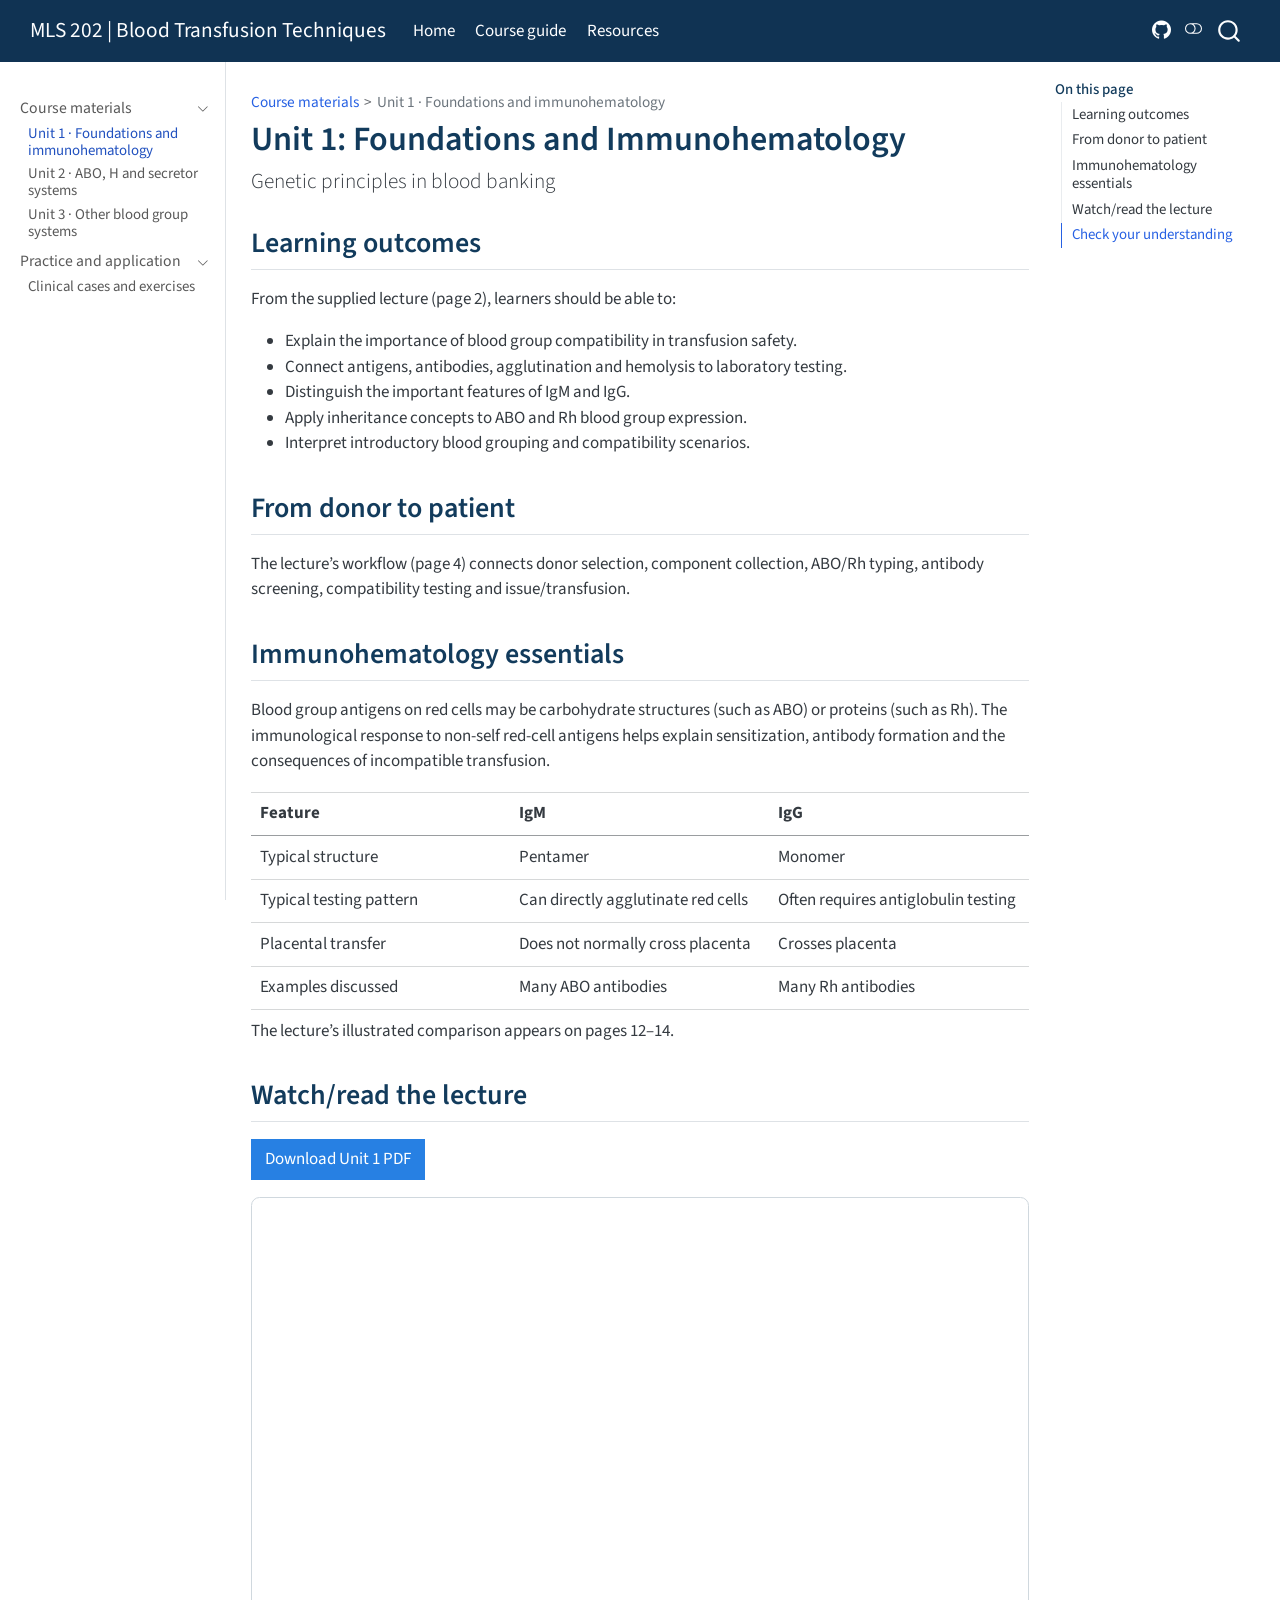
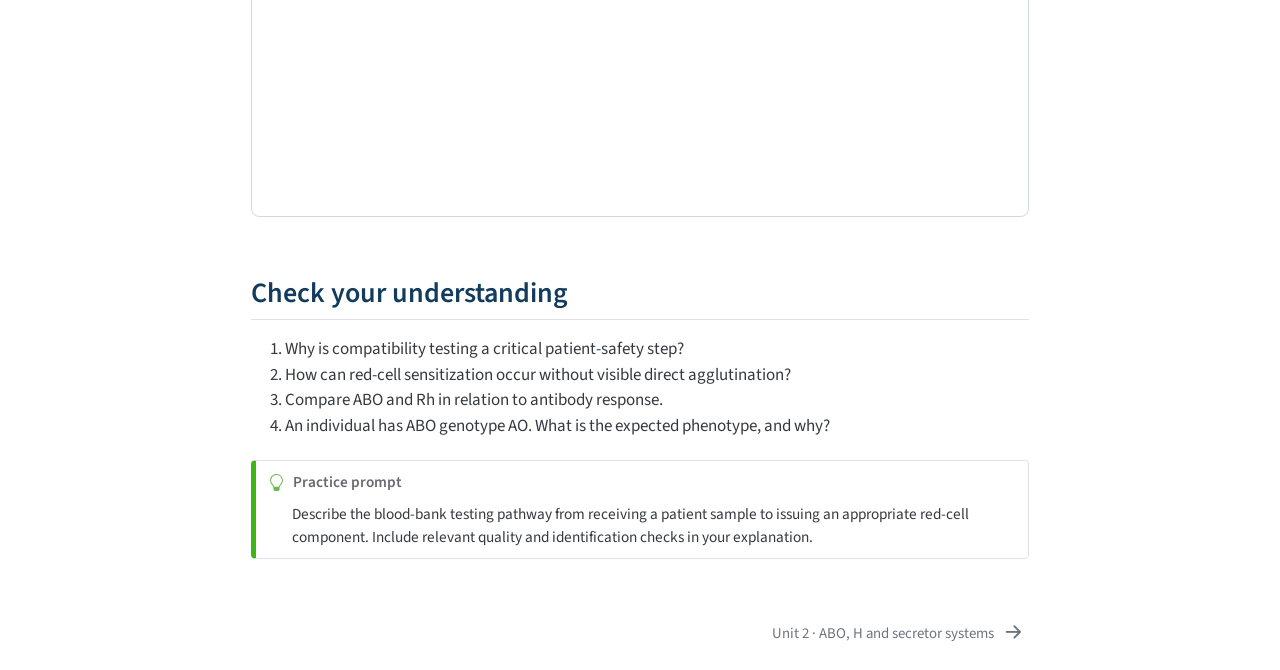
<file: units/01-foundations.html>
<!DOCTYPE html>
<html xmlns="http://www.w3.org/1999/xhtml" lang="en" xml:lang="en"><head>

<meta charset="utf-8">
<meta name="generator" content="quarto-1.11.9">

<meta name="viewport" content="width=device-width, initial-scale=1.0, user-scalable=yes">


<title>Unit 1: Foundations and Immunohematology – MLS 202 | Blood Transfusion Techniques</title>
<style>
/* Default styles provided by pandoc.
** See https://pandoc.org/MANUAL.html#variables-for-html for config info.
*/
span.smallcaps{font-variant: small-caps;}
div.columns{display: flex; gap: 1.5em;}
div.column{flex: auto;}
@media screen {
div.columns{gap: min(4vw, 1.5em);}
div.column{overflow-x: auto;}
}
div.hanging-indent{margin-left: 1.5em; text-indent: -1.5em;}
ul.task-list{list-style: none;}
ul.task-list li input[type="checkbox"] {
  width: 0.8em;
  margin: 0 0.8em 0.2em -1em; /* quarto-specific, see https://github.com/quarto-dev/quarto-cli/issues/4556 */ 
  vertical-align: middle;
}
</style>


<script src="../site_libs/quarto-nav/quarto-nav.js"></script>
<script src="../site_libs/quarto-nav/headroom.min.js"></script>
<script src="../site_libs/clipboard/clipboard.min.js"></script>
<script src="../site_libs/quarto-search/autocomplete.umd.js"></script>
<script src="../site_libs/quarto-search/fuse.min.js"></script>
<script src="../site_libs/quarto-search/quarto-search.js"></script>
<meta name="quarto:offset" content="../">
<link href="../units/02-blood-groups.html" rel="next">
<script src="../site_libs/quarto-html/quarto.js" type="module"></script>
<script src="../site_libs/quarto-html/tabsets/tabsets.js" type="module"></script>
<script src="../site_libs/quarto-html/scrollable-regions/scrollable-regions.js" type="module"></script>
<script src="../site_libs/quarto-html/popper.min.js"></script>
<script src="../site_libs/quarto-html/tippy.umd.min.js"></script>
<script src="../site_libs/quarto-html/anchor.min.js"></script>
<link href="../site_libs/quarto-html/tippy.css" rel="stylesheet">
<link href="../site_libs/quarto-html/quarto-syntax-highlighting-63b5708e65d6cd79cd7618c58d0c21e7.css" rel="stylesheet" class="quarto-color-scheme" id="quarto-text-highlighting-styles">
<link href="../site_libs/quarto-html/quarto-syntax-highlighting-dark-447e42e69aaa9833c0ba1b986f430b20.css" rel="stylesheet" class="quarto-color-scheme quarto-color-alternate" id="quarto-text-highlighting-styles">
<link href="../site_libs/quarto-html/quarto-syntax-highlighting-63b5708e65d6cd79cd7618c58d0c21e7.css" rel="stylesheet" class="quarto-color-scheme-extra" id="quarto-text-highlighting-styles">
<script src="../site_libs/bootstrap/bootstrap.min.js"></script>
<link href="../site_libs/bootstrap/bootstrap-icons.css" rel="stylesheet">
<link href="../site_libs/bootstrap/bootstrap-b53b8caa91f31822d996f57b6f74c149.min.css" rel="stylesheet" append-hash="true" class="quarto-color-scheme" id="quarto-bootstrap" data-mode="light">
<link href="../site_libs/bootstrap/bootstrap-dark-493207891d3640c3f107b44263cc2421.min.css" rel="stylesheet" append-hash="true" class="quarto-color-scheme quarto-color-alternate" id="quarto-bootstrap" data-mode="dark">
<link href="../site_libs/bootstrap/bootstrap-b53b8caa91f31822d996f57b6f74c149.min.css" rel="stylesheet" append-hash="true" class="quarto-color-scheme-extra" id="quarto-bootstrap" data-mode="light">
<script id="quarto-search-options" type="application/json">{
  "location": "navbar",
  "copy-button": false,
  "collapse-after": 3,
  "panel-placement": "end",
  "type": "overlay",
  "limit": 50,
  "keyboard-shortcut": [
    "f",
    "/",
    "s"
  ],
  "show-item-context": false,
  "language": {
    "search-no-results-text": "No results",
    "search-matching-documents-text": "matching documents",
    "search-copy-link-title": "Copy link to search",
    "search-hide-matches-text": "Hide additional matches",
    "search-more-match-text": "more match in this document",
    "search-more-matches-text": "more matches in this document",
    "search-clear-button-title": "Clear",
    "search-text-placeholder": "",
    "search-detached-cancel-button-title": "Cancel",
    "search-submit-button-title": "Submit",
    "search-label": "Search"
  }
}</script>
<style>html{ scroll-behavior: smooth; }</style>


<link rel="stylesheet" href="../styles.css">
</head>

<body class="nav-sidebar docked nav-fixed quarto-light"><a id="quarto-skip-link" class="visually-hidden-focusable" href="#quarto-document-content">Skip to main content</a><script id="quarto-html-before-body" type="application/javascript">
    const toggleBodyColorMode = (bsSheetEl) => {
      const mode = bsSheetEl.getAttribute("data-mode");
      const bodyEl = window.document.querySelector("body");
      if (mode === "dark") {
        bodyEl.classList.add("quarto-dark");
        bodyEl.classList.remove("quarto-light");
      } else {
        bodyEl.classList.add("quarto-light");
        bodyEl.classList.remove("quarto-dark");
      }
    }
    const toggleBodyColorPrimary = () => {
      const bsSheetEl = window.document.querySelector("link#quarto-bootstrap:not([rel=disabled-stylesheet])");
      if (bsSheetEl) {
        toggleBodyColorMode(bsSheetEl);
      }
    }
    const setColorSchemeToggle = (alternate) => {
      const toggles = window.document.querySelectorAll('.quarto-color-scheme-toggle');
      for (let i=0; i < toggles.length; i++) {
        const toggle = toggles[i];
        if (toggle) {
          toggle.setAttribute("aria-checked", alternate ? "true" : "false");
          if (alternate) {
            toggle.classList.add("alternate");
          } else {
            toggle.classList.remove("alternate");
          }
        }
      }
    };
    const toggleColorMode = (alternate) => {
      // Switch the stylesheets
      const primaryStylesheets = window.document.querySelectorAll('link.quarto-color-scheme:not(.quarto-color-alternate)');
      const alternateStylesheets = window.document.querySelectorAll('link.quarto-color-scheme.quarto-color-alternate');
      manageTransitions('#quarto-margin-sidebar .nav-link', false);
      if (alternate) {
        // note: dark is layered on light, we don't disable primary!
        enableStylesheet(alternateStylesheets);
        for (const sheetNode of alternateStylesheets) {
          if (sheetNode.id === "quarto-bootstrap") {
            toggleBodyColorMode(sheetNode);
          }
        }
      } else {
        disableStylesheet(alternateStylesheets);
        enableStylesheet(primaryStylesheets)
        toggleBodyColorPrimary();
      }
      manageTransitions('#quarto-margin-sidebar .nav-link', true);
      // Switch the toggles
      setColorSchemeToggle(alternate)
    }
    // Hack to workaround the fact that safari doesn't
    // properly recolor the scrollbar when toggling (#1455).
    // Not run on load: stylesheets are set before first paint there, and
    // scrolling would undo the scroll to a URL fragment (#14973).
    // The one pixel nudge keeps the reader where they were.
    const refreshSafariScrollbar = () => {
      if (navigator.userAgent.indexOf('Safari') > 0 && navigator.userAgent.indexOf('Chrome') == -1) {
        manageTransitions("body", false);
        const scrollY = window.scrollY;
        window.scrollTo(0, scrollY > 0 ? scrollY - 1 : 1);
        setTimeout(() => {
          window.scrollTo(0, scrollY);
          manageTransitions("body", true);
        }, 40);
      }
    }
    const disableStylesheet = (stylesheets) => {
      for (let i=0; i < stylesheets.length; i++) {
        const stylesheet = stylesheets[i];
        stylesheet.rel = 'disabled-stylesheet';
      }
    }
    const enableStylesheet = (stylesheets) => {
      for (let i=0; i < stylesheets.length; i++) {
        const stylesheet = stylesheets[i];
        if(stylesheet.rel !== 'stylesheet') { // for Chrome, which will still FOUC without this check
          stylesheet.rel = 'stylesheet';
        }
      }
    }
    const manageTransitions = (selector, allowTransitions) => {
      const els = window.document.querySelectorAll(selector);
      for (let i=0; i < els.length; i++) {
        const el = els[i];
        if (allowTransitions) {
          el.classList.remove('notransition');
        } else {
          el.classList.add('notransition');
        }
      }
    }
    const isFileUrl = () => {
      return window.location.protocol === 'file:';
    }
    const hasAlternateSentinel = () => {
      let styleSentinel = getColorSchemeSentinel();
      if (styleSentinel !== null) {
        return styleSentinel === "alternate";
      } else {
        return false;
      }
    }
    const setStyleSentinel = (alternate) => {
      const value = alternate ? "alternate" : "default";
      if (!isFileUrl()) {
        window.localStorage.setItem("quarto-color-scheme", value);
      } else {
        localAlternateSentinel = value;
      }
    }
    const getColorSchemeSentinel = () => {
      if (!isFileUrl()) {
        const storageValue = window.localStorage.getItem("quarto-color-scheme");
        return storageValue != null ? storageValue : localAlternateSentinel;
      } else {
        return localAlternateSentinel;
      }
    }
    const toggleGiscusIfUsed = (isAlternate, darkModeDefault) => {
      const baseTheme = document.querySelector('#giscus-base-theme')?.value ?? 'light';
      const alternateTheme = document.querySelector('#giscus-alt-theme')?.value ?? 'dark';
      let newTheme = '';
      if(authorPrefersDark) {
        newTheme = isAlternate ? baseTheme : alternateTheme;
      } else {
        newTheme = isAlternate ? alternateTheme : baseTheme;
      }
      const changeGiscusTheme = () => {
        // From: https://github.com/giscus/giscus/issues/336
        const sendMessage = (message) => {
          const iframe = document.querySelector('iframe.giscus-frame');
          if (!iframe) return;
          iframe.contentWindow.postMessage({ giscus: message }, 'https://giscus.app');
        }
        sendMessage({
          setConfig: {
            theme: newTheme
          }
        });
      }
      const isGiscussLoaded = window.document.querySelector('iframe.giscus-frame') !== null;
      if (isGiscussLoaded) {
        changeGiscusTheme();
      }
    };
    const authorPrefersDark = false;
    const darkModeDefault = authorPrefersDark;
      document.querySelector('link#quarto-text-highlighting-styles.quarto-color-scheme-extra').rel = 'disabled-stylesheet';
      document.querySelector('link#quarto-bootstrap.quarto-color-scheme-extra').rel = 'disabled-stylesheet';
    let localAlternateSentinel = darkModeDefault ? 'alternate' : 'default';
    // Dark / light mode switch
    window.quartoToggleColorScheme = () => {
      // Read the current dark / light value
      let toAlternate = !hasAlternateSentinel();
      toggleColorMode(toAlternate);
      refreshSafariScrollbar();
      setStyleSentinel(toAlternate);
      toggleGiscusIfUsed(toAlternate, darkModeDefault);
      window.dispatchEvent(new Event('resize'));
    };
    // Switch to dark mode if need be
    if (hasAlternateSentinel()) {
      toggleColorMode(true);
    } else {
      toggleColorMode(false);
    }
  </script>

<div id="quarto-search-results"></div>
  <header id="quarto-header" class="headroom fixed-top">
    <nav class="navbar navbar-expand-lg " data-bs-theme="dark" aria-label="Site">
      <div class="navbar-container container-fluid">
      <div class="navbar-brand-container mx-auto">
    <a class="navbar-brand" href="../index.html">
    <span class="navbar-title">MLS 202 | Blood Transfusion Techniques</span>
    </a>
  </div>
          <button class="navbar-toggler" type="button" data-bs-toggle="collapse" data-bs-target="#navbarCollapse" aria-controls="navbarCollapse" aria-expanded="false" aria-label="Toggle navigation" onclick="if (window.quartoToggleHeadroom) { window.quartoToggleHeadroom(); }">
  <span class="navbar-toggler-icon"></span>
</button>
          <div class="collapse navbar-collapse" id="navbarCollapse">
            <ul class="navbar-nav navbar-nav-scroll me-auto">
  <li class="nav-item">
    <a class="nav-link" href="../index.html"> 
<span class="menu-text">Home</span></a>
  </li>  
  <li class="nav-item">
    <a class="nav-link" href="../syllabus.html"> 
<span class="menu-text">Course guide</span></a>
  </li>  
  <li class="nav-item">
    <a class="nav-link" href="../resources.html"> 
<span class="menu-text">Resources</span></a>
  </li>  
</ul>
            <ul class="navbar-nav navbar-nav-scroll ms-auto">
  <li class="nav-item compact">
    <a class="nav-link" href="https://github.com/BonganiBD/mls202-blood-transfusion"> <i class="bi bi-github" role="img" aria-label="Source code">
</i> 
<span class="menu-text"></span></a>
  </li>  
</ul>
          </div> <!-- /navcollapse -->
            <div class="quarto-navbar-tools">
  <button type="button" role="switch" aria-checked="false" class="quarto-color-scheme-toggle quarto-navigation-tool  px-1" onclick="window.quartoToggleColorScheme(); return false;" title="Toggle dark mode" aria-label="Toggle dark mode"><i class="bi"></i></button>
</div>
            <div id="quarto-search" class="" title="Search"></div>
      </div> <!-- /container-fluid -->
    </nav>
  <nav class="quarto-secondary-nav" aria-label="Toolbar">
    <div class="container-fluid d-flex">
      <button type="button" class="quarto-btn-toggle btn" data-bs-toggle="collapse" role="button" data-bs-target=".quarto-sidebar-collapse-item" aria-controls="quarto-sidebar" aria-expanded="false" aria-label="Toggle sidebar navigation" onclick="if (window.quartoToggleHeadroom) { window.quartoToggleHeadroom(); }">
        <i class="bi bi-layout-text-sidebar-reverse"></i>
      </button>
        <nav class="quarto-page-breadcrumbs" aria-label="Breadcrumbs"><ol class="breadcrumb"><li class="breadcrumb-item"><a href="../units/01-foundations.html">Course materials</a></li><li class="breadcrumb-item"><a href="../units/01-foundations.html">Unit 1 · Foundations and immunohematology</a></li></ol></nav>
        <a class="flex-grow-1" data-bs-toggle="collapse" data-bs-target=".quarto-sidebar-collapse-item" onclick="if (window.quartoToggleHeadroom) { window.quartoToggleHeadroom(); }">      
        </a>
    </div>
  </nav>
</header>
<!-- content -->
<div id="quarto-content" class="quarto-container page-columns page-rows-contents page-layout-article page-navbar">
<!-- sidebar -->
  <nav id="quarto-sidebar" class="sidebar collapse collapse-horizontal quarto-sidebar-collapse-item sidebar-navigation docked overflow-auto" aria-label="Section">
    <div class="sidebar-menu-container"> 
    <ul class="list-unstyled mt-1">
        <li class="sidebar-item sidebar-item-section">
      <div class="sidebar-item-container"> 
            <button type="button" class="sidebar-item-text sidebar-item-toggle sidebar-link text-start" data-bs-toggle="collapse" data-bs-target="#quarto-sidebar-section-1" aria-controls="quarto-sidebar-section-1" aria-expanded="true">
 <span class="menu-text" id="quarto-sidebar-section-1-label">Course materials</span><i class="bi bi-chevron-right" aria-hidden="true"></i></button>
      </div>
      <ul id="quarto-sidebar-section-1" aria-labelledby="quarto-sidebar-section-1-label" class="collapse list-unstyled sidebar-section depth1 show">  
          <li class="sidebar-item">
  <div class="sidebar-item-container"> 
  <a href="../units/01-foundations.html" class="sidebar-item-text sidebar-link active">
 <span class="menu-text">Unit 1 · Foundations and immunohematology</span></a>
  </div>
</li>
          <li class="sidebar-item">
  <div class="sidebar-item-container"> 
  <a href="../units/02-blood-groups.html" class="sidebar-item-text sidebar-link">
 <span class="menu-text">Unit 2 · ABO, H and secretor systems</span></a>
  </div>
</li>
          <li class="sidebar-item">
  <div class="sidebar-item-container"> 
  <a href="../units/03-other-systems.html" class="sidebar-item-text sidebar-link">
 <span class="menu-text">Unit 3 · Other blood group systems</span></a>
  </div>
</li>
      </ul>
  </li>
        <li class="sidebar-item sidebar-item-section">
      <div class="sidebar-item-container"> 
            <button type="button" class="sidebar-item-text sidebar-item-toggle sidebar-link text-start" data-bs-toggle="collapse" data-bs-target="#quarto-sidebar-section-2" aria-controls="quarto-sidebar-section-2" aria-expanded="true">
 <span class="menu-text" id="quarto-sidebar-section-2-label">Practice and application</span><i class="bi bi-chevron-right" aria-hidden="true"></i></button>
      </div>
      <ul id="quarto-sidebar-section-2" aria-labelledby="quarto-sidebar-section-2-label" class="collapse list-unstyled sidebar-section depth1 show">  
          <li class="sidebar-item">
  <div class="sidebar-item-container"> 
  <a href="../units/04-cases.html" class="sidebar-item-text sidebar-link">
 <span class="menu-text">Clinical cases and exercises</span></a>
  </div>
</li>
      </ul>
  </li>
    </ul>
    </div>
</nav>
<div id="quarto-sidebar-glass" class="quarto-sidebar-collapse-item" data-bs-toggle="collapse" data-bs-target=".quarto-sidebar-collapse-item"></div>
<!-- margin-sidebar -->
    <div id="quarto-margin-sidebar" class="sidebar margin-sidebar">
        <nav id="TOC" role="doc-toc" aria-labelledby="toc-title" class="toc-active">
    <h2 id="toc-title">On this page</h2>
   
  <ul>
  <li><a href="#learning-outcomes" id="toc-learning-outcomes" class="nav-link active" data-scroll-target="#learning-outcomes">Learning outcomes</a></li>
  <li><a href="#from-donor-to-patient" id="toc-from-donor-to-patient" class="nav-link" data-scroll-target="#from-donor-to-patient">From donor to patient</a></li>
  <li><a href="#immunohematology-essentials" id="toc-immunohematology-essentials" class="nav-link" data-scroll-target="#immunohematology-essentials">Immunohematology essentials</a></li>
  <li><a href="#watchread-the-lecture" id="toc-watchread-the-lecture" class="nav-link" data-scroll-target="#watchread-the-lecture">Watch/read the lecture</a></li>
  <li><a href="#check-your-understanding" id="toc-check-your-understanding" class="nav-link" data-scroll-target="#check-your-understanding">Check your understanding</a></li>
  </ul>
</nav>
    </div>
<!-- main -->
<main class="content" id="quarto-document-content" tabindex="-1">


<header id="title-block-header" class="quarto-title-block default"><nav class="quarto-page-breadcrumbs quarto-title-breadcrumbs d-none d-lg-block" aria-label="Breadcrumbs"><ol class="breadcrumb"><li class="breadcrumb-item"><a href="../units/01-foundations.html">Course materials</a></li><li class="breadcrumb-item"><a href="../units/01-foundations.html">Unit 1 · Foundations and immunohematology</a></li></ol></nav>
<div class="quarto-title">
<h1 class="title">Unit 1: Foundations and Immunohematology</h1>
<p class="subtitle lead">Genetic principles in blood banking</p>
</div>



<div class="quarto-title-meta">

    
  
    
  </div>
  


</header>


<section id="learning-outcomes" class="level2">
<h2 class="anchored" data-anchor-id="learning-outcomes">Learning outcomes</h2>
<p>From the supplied lecture (page 2), learners should be able to:</p>
<ul>
<li>Explain the importance of blood group compatibility in transfusion safety.</li>
<li>Connect antigens, antibodies, agglutination and hemolysis to laboratory testing.</li>
<li>Distinguish the important features of IgM and IgG.</li>
<li>Apply inheritance concepts to ABO and Rh blood group expression.</li>
<li>Interpret introductory blood grouping and compatibility scenarios.</li>
</ul>
</section>
<section id="from-donor-to-patient" class="level2">
<h2 class="anchored" data-anchor-id="from-donor-to-patient">From donor to patient</h2>
<p>The lecture’s workflow (page 4) connects donor selection, component collection, ABO/Rh typing, antibody screening, compatibility testing and issue/transfusion.</p>
</section>
<section id="immunohematology-essentials" class="level2">
<h2 class="anchored" data-anchor-id="immunohematology-essentials">Immunohematology essentials</h2>
<p>Blood group antigens on red cells may be carbohydrate structures (such as ABO) or proteins (such as Rh). The immunological response to non-self red-cell antigens helps explain sensitization, antibody formation and the consequences of incompatible transfusion.</p>
<table class="caption-top table">
<colgroup>
<col style="width: 33%">
<col style="width: 33%">
<col style="width: 33%">
</colgroup>
<thead>
<tr class="header">
<th>Feature</th>
<th>IgM</th>
<th>IgG</th>
</tr>
</thead>
<tbody>
<tr class="odd">
<td>Typical structure</td>
<td>Pentamer</td>
<td>Monomer</td>
</tr>
<tr class="even">
<td>Typical testing pattern</td>
<td>Can directly agglutinate red cells</td>
<td>Often requires antiglobulin testing</td>
</tr>
<tr class="odd">
<td>Placental transfer</td>
<td>Does not normally cross placenta</td>
<td>Crosses placenta</td>
</tr>
<tr class="even">
<td>Examples discussed</td>
<td>Many ABO antibodies</td>
<td>Many Rh antibodies</td>
</tr>
</tbody>
</table>
<p>The lecture’s illustrated comparison appears on pages 12–14.</p>
</section>
<section id="watchread-the-lecture" class="level2">
<h2 class="anchored" data-anchor-id="watchread-the-lecture">Watch/read the lecture</h2>
<p><a href="../assets/slides/unit-1-foundations.pdf" class="btn btn-primary">Download Unit 1 PDF</a></p>
<iframe class="pdf-embed" src="../assets/slides/unit-1-foundations.pdf" title="Unit 1 lecture slides">
</iframe>
</section>
<section id="check-your-understanding" class="level2">
<h2 class="anchored" data-anchor-id="check-your-understanding">Check your understanding</h2>
<ol type="1">
<li>Why is compatibility testing a critical patient-safety step?</li>
<li>How can red-cell sensitization occur without visible direct agglutination?</li>
<li>Compare ABO and Rh in relation to antibody response.</li>
<li>An individual has ABO genotype AO. What is the expected phenotype, and why?</li>
</ol>
<div class="callout callout-style-simple callout-tip callout-titled">
<div class="callout-header d-flex align-content-center">
<div class="callout-icon-container">
<i class="callout-icon"></i>
</div>
<div class="callout-title-container flex-fill">
<span class="screen-reader-only">Tip</span>Practice prompt
</div>
</div>
<div class="callout-body-container callout-body">
<p>Describe the blood-bank testing pathway from receiving a patient sample to issuing an appropriate red-cell component. Include relevant quality and identification checks in your explanation.</p>
</div>
</div>


</section>

</main> <!-- /main -->
<script id="quarto-html-after-body" type="application/javascript">
  window.document.addEventListener("DOMContentLoaded", function (event) {
    // Ensure there is a toggle, if there isn't float one in the top right
    if (window.document.querySelector('.quarto-color-scheme-toggle') === null) {
      const toggle = window.document.createElement('button');
      toggle.type = "button";
      toggle.setAttribute("role", "switch");
      toggle.setAttribute("aria-checked", "false");
      toggle.classList.add('top-right');
      toggle.classList.add('quarto-color-scheme-toggle');
      toggle.setAttribute("aria-label", "Toggle dark mode");
      toggle.onclick = function() { try { window.quartoToggleColorScheme(); } catch {} return false; };
      const i = window.document.createElement("i");
      i.classList.add('bi');
      toggle.appendChild(i);
      // Put the toggle in a landmark of its own, so that landmark navigation
      // can reach it.
      //
      // The container is always a fresh direct child of body, and the toggle is
      // never moved into page furniture that the theme or the author controls.
      // The toggle is positioned against the page, so any ancestor that
      // establishes a containing block captures it: a positioned element or a
      // grid for position: absolute, and transform, filter, will-change or
      // contain for position: fixed. A direct child of body has none of these
      // to inherit, and the shift when one appears is silent and visual.
      //
      // ARIA says a document should have at most one banner, and axe reports a
      // duplicate whether or not the banners carry distinct labels. So use a
      // header when the page has no banner yet, and a named region otherwise.
      //
      // A header is a banner wherever it sits, unless it is inside sectioning
      // content, so this cannot just look at the children of body: a custom
      // page layout wraps the title block header in a plain div. An explicit
      // role="banner" always counts.
      const sectioning = 'article, aside, main, nav, section, [role="article"], [role="complementary"], [role="main"], [role="navigation"], [role="region"]';
      const hasBanner = Array.from(
        window.document.querySelectorAll('header:not([role]), [role="banner"]')
      ).some(function(el) {
        return el.hasAttribute("role") || el.closest(sectioning) === null;
      });
      const container = window.document.createElement(hasBanner ? "div" : "header");
      if (hasBanner) {
        container.setAttribute("role", "region");
        container.setAttribute("aria-label", "Toggle dark mode");
      }
      container.classList.add('quarto-color-scheme-toggle-container');
      container.appendChild(toggle);
      window.document.body.appendChild(container);
    }
    setColorSchemeToggle(hasAlternateSentinel())
    const icon = "";
    const anchorJS = new window.AnchorJS();
    anchorJS.options = {
      placement: 'right',
      icon: icon
    };
    anchorJS.add('.anchored');
    const isCodeAnnotation = (el) => {
      for (const clz of el.classList) {
        if (clz.startsWith('code-annotation-')) {                     
          return true;
        }
      }
      return false;
    }
    const onCopySuccess = function(e) {
      // button target
      const button = e.trigger;
      // don't keep focus
      button.blur();
      // flash "checked"
      button.classList.add('code-copy-button-checked');
      var currentTitle = button.getAttribute("title");
      button.setAttribute("title", "Copied!");
      let tooltip;
      if (window.bootstrap) {
        button.setAttribute("data-bs-toggle", "tooltip");
        button.setAttribute("data-bs-placement", "left");
        button.setAttribute("data-bs-title", "Copied!");
        tooltip = new bootstrap.Tooltip(button, 
          { trigger: "manual", 
            customClass: "code-copy-button-tooltip",
            offset: [0, -8]});
        tooltip.show();    
      }
      setTimeout(function() {
        if (tooltip) {
          tooltip.hide();
          button.removeAttribute("data-bs-title");
          button.removeAttribute("data-bs-toggle");
          button.removeAttribute("data-bs-placement");
        }
        button.setAttribute("title", currentTitle);
        button.classList.remove('code-copy-button-checked');
      }, 1000);
      // clear code selection
      e.clearSelection();
    }
    const getTextToCopy = function(trigger) {
      const outerScaffold = trigger.parentElement.cloneNode(true);
      const codeEl = outerScaffold.querySelector('code');
      for (const childEl of codeEl.children) {
        if (isCodeAnnotation(childEl)) {
          childEl.remove();
        }
      }
      return codeEl.innerText;
    }
    const clipboard = new window.ClipboardJS('.code-copy-button:not([data-in-quarto-modal])', {
      text: getTextToCopy
    });
    clipboard.on('success', onCopySuccess);
    if (window.document.getElementById('quarto-embedded-source-code-modal')) {
      const clipboardModal = new window.ClipboardJS('.code-copy-button[data-in-quarto-modal]', {
        text: getTextToCopy,
        container: window.document.getElementById('quarto-embedded-source-code-modal')
      });
      clipboardModal.on('success', onCopySuccess);
    }
      var localhostRegex = new RegExp(/^(?:http|https):\/\/localhost\:?[0-9]*\//);
      var mailtoRegex = new RegExp(/^mailto:/);
        var filterRegex = new RegExp("https:\/\/BonganiBD\.github\.io\/mls202-blood-transfusion\/");
      const newWindowLabel = "(opens in a new tab)";
      const newWindowNoteId = "quarto-ext-newwindow-label";
      // Links reference one hidden label through aria-describedby, so the
      // announcement never changes their accessible name.
      var describeNewWindow = (link) => {
        if (!window.document.getElementById(newWindowNoteId)) {
          var newWindowNote = window.document.createElement("span");
          newWindowNote.id = newWindowNoteId;
          newWindowNote.hidden = true;
          newWindowNote.textContent = newWindowLabel;
          window.document.body.appendChild(newWindowNote);
        }
        var describedBy = (link.getAttribute("aria-describedby") || "").split(/\s+/).filter(Boolean);
        if (!describedBy.includes(newWindowNoteId)) {
          describedBy.push(newWindowNoteId);
          link.setAttribute("aria-describedby", describedBy.join(" "));
        }
      }
      var isInternal = (href) => {
          return filterRegex.test(href) || localhostRegex.test(href) || mailtoRegex.test(href);
      }
      // Inspect non-navigation links and adorn them if external
      window.quartoDecorateExternalLinks = function (root) {
     var links = (root || window.document).querySelectorAll('a[href]:not(.nav-link):not(.navbar-brand):not(.toc-action):not(.sidebar-link):not(.sidebar-item-toggle):not(.pagination-link):not(.no-external):not([aria-hidden]):not(.dropdown-item):not(.quarto-navigation-tool):not(.about-link)');
      for (var i=0; i<links.length; i++) {
        const link = links[i];
        if (!isInternal(link.href)) {
          // undo the damage that might have been done by quarto-nav.js in the case of
          // links that we want to consider external
          if (link.dataset.originalHref !== undefined) {
            link.href = link.dataset.originalHref;
          }
            // target, if specified
            link.setAttribute("target", "_blank");
            if (link.getAttribute("rel") === null) {
              link.setAttribute("rel", "noopener");
            }
            describeNewWindow(link);
          if (!link.classList.contains('no-external-icon')) {
          }
        }
      }
      };
      window.quartoDecorateExternalLinks(window.document);
    // Esc closes the popup (WCAG 1.4.13) and focus leaving both trigger and
    // popup closes it (WCAG 2.4.11); tippy handles neither for interactive popups.
    const hideOnEscAndFocusOut = {
      name: 'hideOnEscAndFocusOut',
      defaultValue: true,
      fn(instance) {
        const dismiss = () => {
          // A show scheduled by the trigger delay would otherwise reopen it
          instance.clearDelayTimeouts();
          instance.hide();
        };
        const onKeyDown = (event) => {
          if (event.key !== 'Escape') {
            return;
          }
          // Keep Esc from also reaching page handlers (e.g. reveal.js overview),
          // except an open reveal.js slide menu, which Esc should close too.
          // The menu handles keys only when its keyboard option is on.
          const menuHandlesEsc = window.Reveal?.getPlugin?.('menu')?.isOpen() &&
            window.Reveal.getConfig().menu?.keyboard !== false;
          if (!menuHandlesEsc) {
            event.stopPropagation();
          }
          if (instance.popper.contains(window.document.activeElement)) {
            // Disabled while refocusing so the focus trigger does not reopen it
            instance.disable();
            instance.reference.focus();
            instance.enable();
          }
          dismiss();
        };
        const onFocusOut = (event) => {
          const target = event.relatedTarget;
          if (target && !instance.reference.contains(target) &&
              !instance.popper.contains(target)) {
            dismiss();
          }
        };
        // On the trigger too: a click trigger (code-annotations: select) has no
        // blur handling. Attached for the instance's lifetime so leaving the
        // trigger also cancels a show still pending on the trigger delay.
        instance.reference.addEventListener('focusout', onFocusOut);
        return {
          onShow() {
            window.document.addEventListener('keydown', onKeyDown, true);
            instance.popper.addEventListener('focusout', onFocusOut);
          },
          onHide() {
            window.document.removeEventListener('keydown', onKeyDown, true);
            instance.popper.removeEventListener('focusout', onFocusOut);
          },
          onDestroy() {
            instance.reference.removeEventListener('focusout', onFocusOut);
          },
        };
      },
    };
    function tippyHover(el, contentFn, onTriggerFn, onUntriggerFn) {
      const config = {
        allowHTML: true,
        maxWidth: 500,
        delay: 100,
        arrow: false,
        appendTo: function(el) {
            return el.parentElement;
        },
        interactive: true,
        interactiveBorder: 10,
        theme: 'quarto',
        placement: 'bottom-start',
        plugins: [hideOnEscAndFocusOut],
      };
      if (contentFn) {
        config.content = contentFn;
      }
      if (onTriggerFn) {
        config.onTrigger = onTriggerFn;
      }
      if (onUntriggerFn) {
        config.onUntrigger = onUntriggerFn;
      }
      window.tippy(el, config); 
    }
    const noterefs = window.document.querySelectorAll('a[role="doc-noteref"]');
    for (var i=0; i<noterefs.length; i++) {
      const ref = noterefs[i];
      tippyHover(ref, function() {
        // use id or data attribute instead here
        let href = ref.getAttribute('data-footnote-href') || ref.getAttribute('href');
        try { href = new URL(href).hash; } catch {}
        const id = href.replace(/^#\/?/, "");
        const note = window.document.getElementById(id);
        if (note) {
          return note.innerHTML;
        } else {
          return "";
        }
      });
    }
    const xrefs = window.document.querySelectorAll('a.quarto-xref');
    const processXRef = (id, note) => {
      // Strip column container classes
      const stripColumnClz = (el) => {
        el.classList.remove("page-full", "page-columns");
        if (el.children) {
          for (const child of el.children) {
            stripColumnClz(child);
          }
        }
      }
      stripColumnClz(note)
      if (id === null || id.startsWith('sec-')) {
        // Special case sections, only their first couple elements
        const container = document.createElement("div");
        if (note.children && note.children.length > 2) {
          container.appendChild(note.children[0].cloneNode(true));
          for (let i = 1; i < note.children.length; i++) {
            const child = note.children[i];
            if (child.tagName === "P" && child.innerText === "") {
              continue;
            } else {
              container.appendChild(child.cloneNode(true));
              break;
            }
          }
          if (window.Quarto?.typesetMath) {
            window.Quarto.typesetMath(container);
          }
          return container.innerHTML
        } else {
          if (window.Quarto?.typesetMath) {
            window.Quarto.typesetMath(note);
          }
          return note.innerHTML;
        }
      } else {
        // Remove any anchor links if they are present
        const anchorLink = note.querySelector('a.anchorjs-link');
        if (anchorLink) {
          anchorLink.remove();
        }
        if (window.Quarto?.typesetMath) {
          window.Quarto.typesetMath(note);
        }
        if (note.classList.contains("callout")) {
          return note.outerHTML;
        } else {
          return note.innerHTML;
        }
      }
    }
    for (var i=0; i<xrefs.length; i++) {
      const xref = xrefs[i];
      tippyHover(xref, undefined, function(instance) {
        instance.disable();
        let url = xref.getAttribute('href');
        let hash = undefined; 
        if (url.startsWith('#')) {
          hash = url;
        } else {
          try { hash = new URL(url).hash; } catch {}
        }
        if (hash) {
          const id = hash.replace(/^#\/?/, "");
          const note = window.document.getElementById(id);
          if (note !== null) {
            try {
              const html = processXRef(id, note.cloneNode(true));
              instance.setContent(html);
            } finally {
              instance.enable();
              instance.show();
            }
          } else {
            // See if we can fetch this
            fetch(url.split('#')[0])
            .then(res => res.text())
            .then(html => {
              const parser = new DOMParser();
              const htmlDoc = parser.parseFromString(html, "text/html");
              const note = htmlDoc.getElementById(id);
              if (note !== null) {
                const html = processXRef(id, note);
                instance.setContent(html);
              } 
            }).finally(() => {
              instance.enable();
              instance.show();
            });
          }
        } else {
          // See if we can fetch a full url (with no hash to target)
          // This is a special case and we should probably do some content thinning / targeting
          fetch(url)
          .then(res => res.text())
          .then(html => {
            const parser = new DOMParser();
            const htmlDoc = parser.parseFromString(html, "text/html");
            const note = htmlDoc.querySelector('main.content');
            if (note !== null) {
              // This should only happen for chapter cross references
              // (since there is no id in the URL)
              // remove the first header
              if (note.children.length > 0 && note.children[0].tagName === "HEADER") {
                note.children[0].remove();
              }
              const html = processXRef(null, note);
              instance.setContent(html);
            } 
          }).finally(() => {
            instance.enable();
            instance.show();
          });
        }
      }, function(instance) {
      });
    }
        let selectedAnnoteEl;
        const selectorForAnnotation = ( cell, annotation) => {
          let cellAttr = 'data-code-cell="' + cell + '"';
          let lineAttr = 'data-code-annotation="' +  annotation + '"';
          const selector = 'span[' + cellAttr + '][' + lineAttr + ']';
          return selector;
        }
        const selectCodeLines = (annoteEl) => {
          const doc = window.document;
          const targetCell = annoteEl.getAttribute("data-target-cell");
          const targetAnnotation = annoteEl.getAttribute("data-target-annotation");
          const annoteSpan = window.document.querySelector(selectorForAnnotation(targetCell, targetAnnotation));
          const lines = annoteSpan.getAttribute("data-code-lines").split(",");
          const lineIds = lines.map((line) => {
            return targetCell + "-" + line;
          })
          // Each band is positioned against its own containing block, which is
          // not the offsetParent of the lines, so place it from client rects.
          const placeBand = (band, firstEl, lastEl, codeBlock) => {
            const container = band.offsetParent;
            if (container === null) {
              return;
            }
            const containerRect = container.getBoundingClientRect();
            // Reveal.js scales slides with a transform, so convert client
            // pixels back to the CSS pixels of the container.
            const scale = containerRect.height / container.offsetHeight || 1;
            const firstRect = firstEl.getBoundingClientRect();
            const lastRect = lastEl.getBoundingClientRect();
            const top = (firstRect.top - containerRect.top) / scale - container.clientTop + container.scrollTop;
            const height = (lastRect.bottom - firstRect.top) / scale;
            band.style.top = top - 2 + "px";
            band.style.height = height + 4 + "px";
            if (codeBlock) {
              // Without the copy button wrapper, the containing block is wider
              // than the code block, so span the code block explicitly.
              const blockRect = codeBlock.getBoundingClientRect();
              band.style.left = (blockRect.left - containerRect.left) / scale - container.clientLeft + container.scrollLeft + "px";
              band.style.width = blockRect.width / scale + "px";
            }
          };
          if (lineIds.length > 0) {
            const el = window.document.getElementById(lineIds[0]);
            const lastEl = window.document.getElementById(lineIds[lineIds.length - 1]);
            const parent = el.parentElement.parentElement;
            // cook up a div (if necessary) and position it
            let div = window.document.getElementById("code-annotation-line-highlight");
            if (div === null) {
              div = window.document.createElement("div");
              div.setAttribute("id", "code-annotation-line-highlight");
              div.style.position = 'absolute';
              parent.appendChild(div);
            }
            placeBand(div, el, lastEl, parent.closest("div.sourceCode") || parent);
            let gutterDiv = window.document.getElementById("code-annotation-line-highlight-gutter");
            if (gutterDiv === null) {
              gutterDiv = window.document.createElement("div");
              gutterDiv.setAttribute("id", "code-annotation-line-highlight-gutter");
              gutterDiv.style.position = 'absolute';
              const codeCell = window.document.getElementById(targetCell);
              const gutter = codeCell.querySelector('.code-annotation-gutter');
              gutter.appendChild(gutterDiv);
            }
            placeBand(gutterDiv, el, lastEl);
            selectedAnnoteEl = annoteEl;
          }
        };
        const unselectCodeLines = () => {
          const elementsIds = ["code-annotation-line-highlight", "code-annotation-line-highlight-gutter"];
          elementsIds.forEach((elId) => {
            const div = window.document.getElementById(elId);
            if (div) {
              div.remove();
            }
          });
          selectedAnnoteEl = undefined;
        };
          // Handle positioning of the toggle
      window.addEventListener(
        "resize",
        throttle(() => {
          elRect = undefined;
          if (selectedAnnoteEl) {
            selectCodeLines(selectedAnnoteEl);
          }
        }, 10)
      );
      function throttle(fn, ms) {
      let throttle = false;
      let timer;
        return (...args) => {
          if(!throttle) { // first call gets through
              fn.apply(this, args);
              throttle = true;
          } else { // all the others get throttled
              if(timer) clearTimeout(timer); // cancel #2
              timer = setTimeout(() => {
                fn.apply(this, args);
                timer = throttle = false;
              }, ms);
          }
        };
      }
        // Attach click handler to the DT
        const annoteDls = window.document.querySelectorAll('dt[data-target-cell]');
        for (const annoteDlNode of annoteDls) {
          annoteDlNode.addEventListener('click', (event) => {
            const clickedEl = event.target;
            if (clickedEl !== selectedAnnoteEl) {
              unselectCodeLines();
              const activeEl = window.document.querySelector('dt[data-target-cell].code-annotation-active');
              if (activeEl) {
                activeEl.classList.remove('code-annotation-active');
              }
              selectCodeLines(clickedEl);
              clickedEl.classList.add('code-annotation-active');
            } else {
              // Unselect the line
              unselectCodeLines();
              clickedEl.classList.remove('code-annotation-active');
            }
          });
        }
    const findCites = (el) => {
      const parentEl = el.parentElement;
      if (parentEl) {
        const cites = parentEl.dataset.cites;
        if (cites) {
          return {
            el,
            cites: cites.split(' ')
          };
        } else {
          return findCites(el.parentElement)
        }
      } else {
        return undefined;
      }
    };
    var bibliorefs = window.document.querySelectorAll('a[role="doc-biblioref"]');
    for (var i=0; i<bibliorefs.length; i++) {
      const ref = bibliorefs[i];
      const citeInfo = findCites(ref);
      if (citeInfo) {
        tippyHover(citeInfo.el, function() {
          var popup = window.document.createElement('div');
          citeInfo.cites.forEach(function(cite) {
            var citeDiv = window.document.createElement('div');
            citeDiv.classList.add('hanging-indent');
            citeDiv.classList.add('csl-entry');
            var biblioDiv = window.document.getElementById('ref-' + cite);
            if (biblioDiv) {
              citeDiv.innerHTML = biblioDiv.innerHTML;
            }
            popup.appendChild(citeDiv);
          });
          return popup.innerHTML;
        });
      }
    }
  });
  </script>
  <script type="application/javascript">
  window.quartoScrollableRegionsLabels = {"code":"Scrollable code","output":"Scrollable output"};
  </script>
<nav class="page-navigation" aria-label="Page">
  <div class="nav-page nav-page-previous">
  </div>
  <div class="nav-page nav-page-next">
      <a href="../units/02-blood-groups.html" class="pagination-link" aria-label="Unit 2 · ABO, H and secretor systems">
        <span class="nav-page-text">Unit 2 · ABO, H and secretor systems</span> <i class="bi bi-arrow-right-short"></i>
      </a>
  </div>
</nav>
</div> <!-- /content -->




<script src="../site_libs/quarto-html/zenscroll-min.js"></script>
</body></html>
</file>
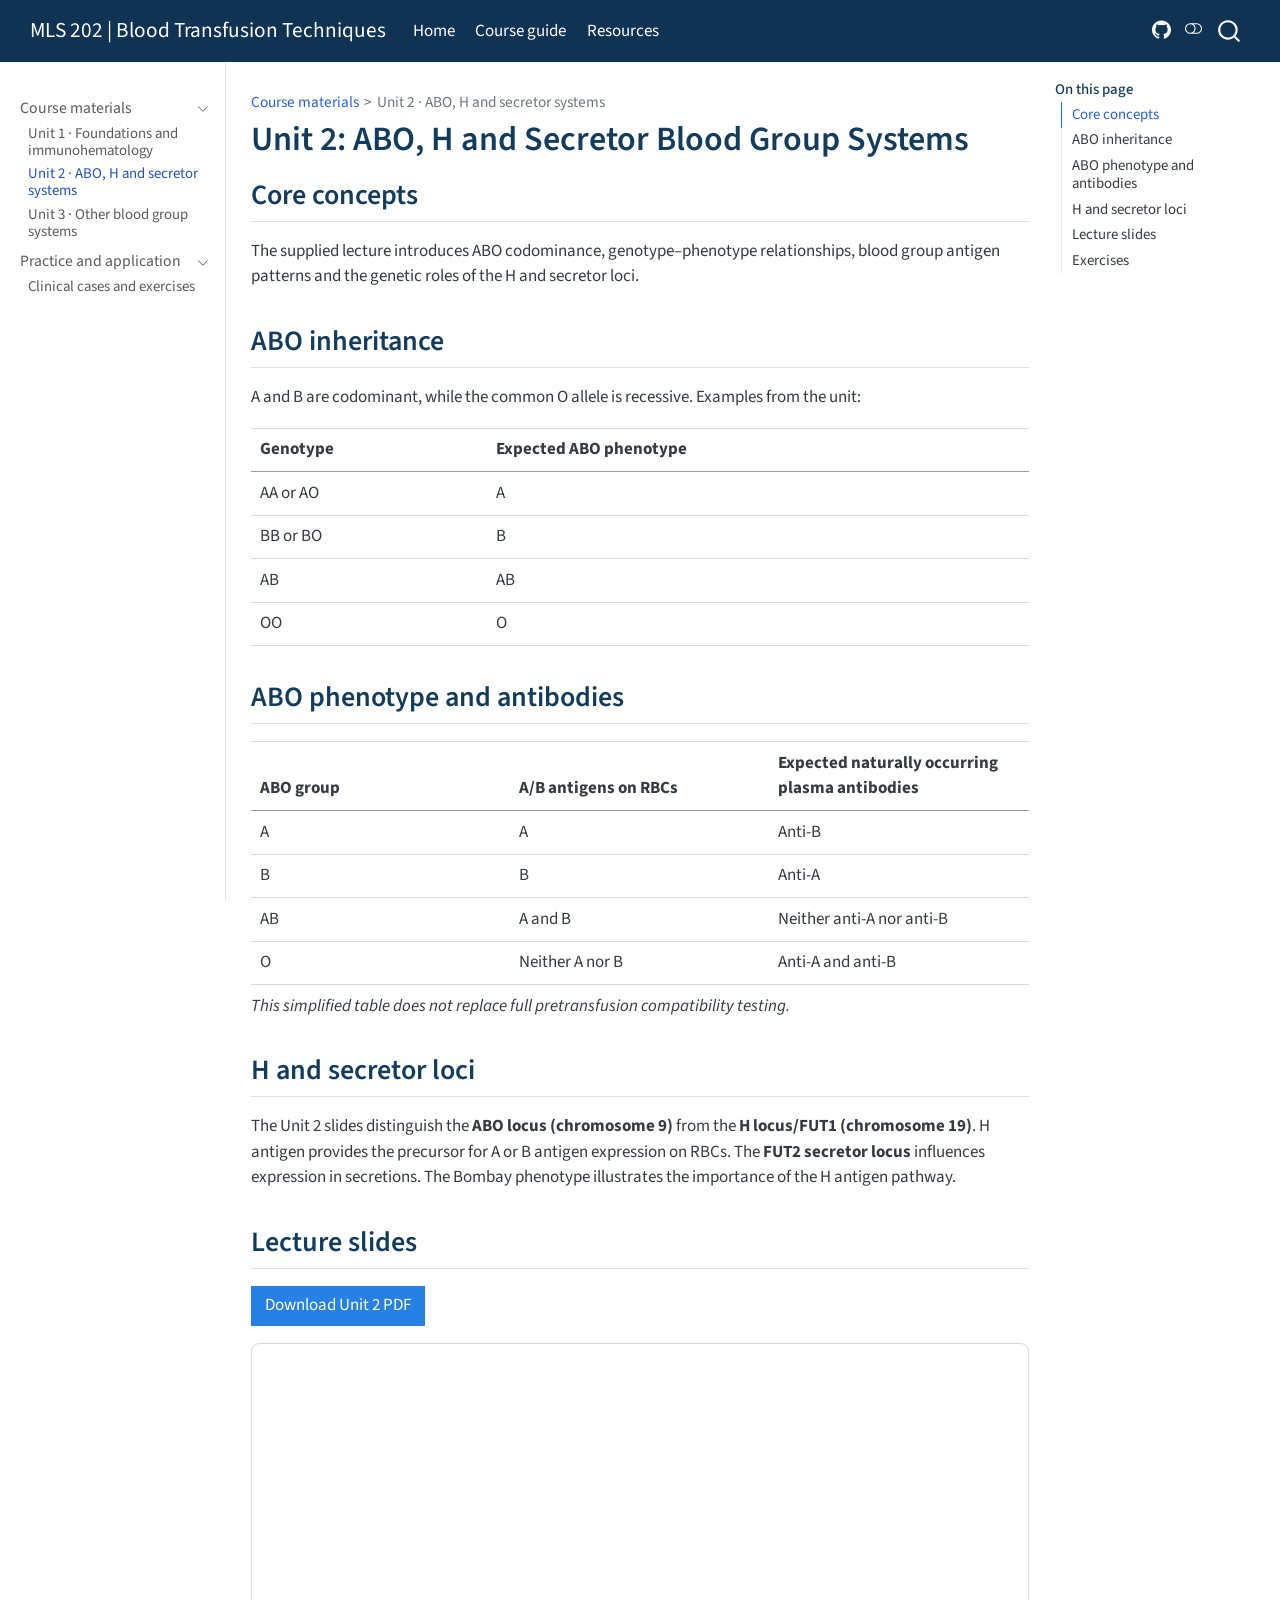
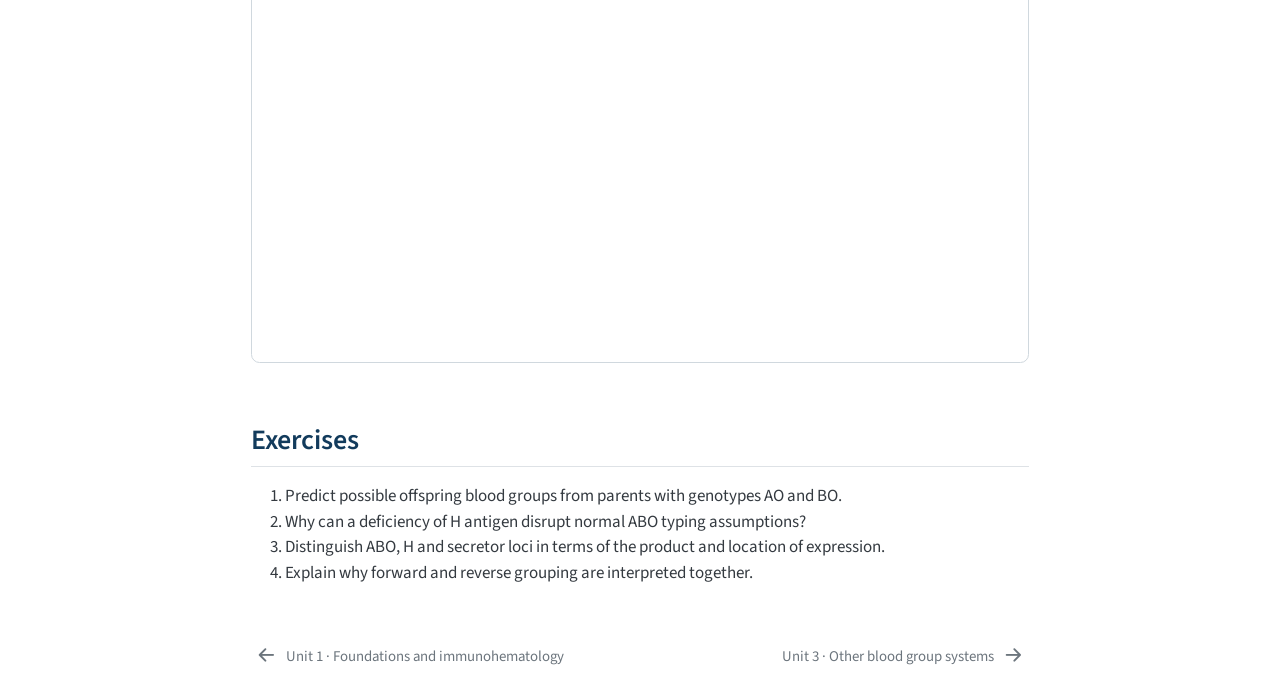
<file: units/02-blood-groups.html>
<!DOCTYPE html>
<html xmlns="http://www.w3.org/1999/xhtml" lang="en" xml:lang="en"><head>

<meta charset="utf-8">
<meta name="generator" content="quarto-1.11.9">

<meta name="viewport" content="width=device-width, initial-scale=1.0, user-scalable=yes">


<title>Unit 2: ABO, H and Secretor Blood Group Systems – MLS 202 | Blood Transfusion Techniques</title>
<style>
/* Default styles provided by pandoc.
** See https://pandoc.org/MANUAL.html#variables-for-html for config info.
*/
span.smallcaps{font-variant: small-caps;}
div.columns{display: flex; gap: 1.5em;}
div.column{flex: auto;}
@media screen {
div.columns{gap: min(4vw, 1.5em);}
div.column{overflow-x: auto;}
}
div.hanging-indent{margin-left: 1.5em; text-indent: -1.5em;}
ul.task-list{list-style: none;}
ul.task-list li input[type="checkbox"] {
  width: 0.8em;
  margin: 0 0.8em 0.2em -1em; /* quarto-specific, see https://github.com/quarto-dev/quarto-cli/issues/4556 */ 
  vertical-align: middle;
}
</style>


<script src="../site_libs/quarto-nav/quarto-nav.js"></script>
<script src="../site_libs/quarto-nav/headroom.min.js"></script>
<script src="../site_libs/clipboard/clipboard.min.js"></script>
<script src="../site_libs/quarto-search/autocomplete.umd.js"></script>
<script src="../site_libs/quarto-search/fuse.min.js"></script>
<script src="../site_libs/quarto-search/quarto-search.js"></script>
<meta name="quarto:offset" content="../">
<link href="../units/03-other-systems.html" rel="next">
<link href="../units/01-foundations.html" rel="prev">
<script src="../site_libs/quarto-html/quarto.js" type="module"></script>
<script src="../site_libs/quarto-html/tabsets/tabsets.js" type="module"></script>
<script src="../site_libs/quarto-html/scrollable-regions/scrollable-regions.js" type="module"></script>
<script src="../site_libs/quarto-html/popper.min.js"></script>
<script src="../site_libs/quarto-html/tippy.umd.min.js"></script>
<script src="../site_libs/quarto-html/anchor.min.js"></script>
<link href="../site_libs/quarto-html/tippy.css" rel="stylesheet">
<link href="../site_libs/quarto-html/quarto-syntax-highlighting-63b5708e65d6cd79cd7618c58d0c21e7.css" rel="stylesheet" class="quarto-color-scheme" id="quarto-text-highlighting-styles">
<link href="../site_libs/quarto-html/quarto-syntax-highlighting-dark-447e42e69aaa9833c0ba1b986f430b20.css" rel="stylesheet" class="quarto-color-scheme quarto-color-alternate" id="quarto-text-highlighting-styles">
<link href="../site_libs/quarto-html/quarto-syntax-highlighting-63b5708e65d6cd79cd7618c58d0c21e7.css" rel="stylesheet" class="quarto-color-scheme-extra" id="quarto-text-highlighting-styles">
<script src="../site_libs/bootstrap/bootstrap.min.js"></script>
<link href="../site_libs/bootstrap/bootstrap-icons.css" rel="stylesheet">
<link href="../site_libs/bootstrap/bootstrap-b53b8caa91f31822d996f57b6f74c149.min.css" rel="stylesheet" append-hash="true" class="quarto-color-scheme" id="quarto-bootstrap" data-mode="light">
<link href="../site_libs/bootstrap/bootstrap-dark-493207891d3640c3f107b44263cc2421.min.css" rel="stylesheet" append-hash="true" class="quarto-color-scheme quarto-color-alternate" id="quarto-bootstrap" data-mode="dark">
<link href="../site_libs/bootstrap/bootstrap-b53b8caa91f31822d996f57b6f74c149.min.css" rel="stylesheet" append-hash="true" class="quarto-color-scheme-extra" id="quarto-bootstrap" data-mode="light">
<script id="quarto-search-options" type="application/json">{
  "location": "navbar",
  "copy-button": false,
  "collapse-after": 3,
  "panel-placement": "end",
  "type": "overlay",
  "limit": 50,
  "keyboard-shortcut": [
    "f",
    "/",
    "s"
  ],
  "show-item-context": false,
  "language": {
    "search-no-results-text": "No results",
    "search-matching-documents-text": "matching documents",
    "search-copy-link-title": "Copy link to search",
    "search-hide-matches-text": "Hide additional matches",
    "search-more-match-text": "more match in this document",
    "search-more-matches-text": "more matches in this document",
    "search-clear-button-title": "Clear",
    "search-text-placeholder": "",
    "search-detached-cancel-button-title": "Cancel",
    "search-submit-button-title": "Submit",
    "search-label": "Search"
  }
}</script>
<style>html{ scroll-behavior: smooth; }</style>


<link rel="stylesheet" href="../styles.css">
</head>

<body class="nav-sidebar docked nav-fixed quarto-light"><a id="quarto-skip-link" class="visually-hidden-focusable" href="#quarto-document-content">Skip to main content</a><script id="quarto-html-before-body" type="application/javascript">
    const toggleBodyColorMode = (bsSheetEl) => {
      const mode = bsSheetEl.getAttribute("data-mode");
      const bodyEl = window.document.querySelector("body");
      if (mode === "dark") {
        bodyEl.classList.add("quarto-dark");
        bodyEl.classList.remove("quarto-light");
      } else {
        bodyEl.classList.add("quarto-light");
        bodyEl.classList.remove("quarto-dark");
      }
    }
    const toggleBodyColorPrimary = () => {
      const bsSheetEl = window.document.querySelector("link#quarto-bootstrap:not([rel=disabled-stylesheet])");
      if (bsSheetEl) {
        toggleBodyColorMode(bsSheetEl);
      }
    }
    const setColorSchemeToggle = (alternate) => {
      const toggles = window.document.querySelectorAll('.quarto-color-scheme-toggle');
      for (let i=0; i < toggles.length; i++) {
        const toggle = toggles[i];
        if (toggle) {
          toggle.setAttribute("aria-checked", alternate ? "true" : "false");
          if (alternate) {
            toggle.classList.add("alternate");
          } else {
            toggle.classList.remove("alternate");
          }
        }
      }
    };
    const toggleColorMode = (alternate) => {
      // Switch the stylesheets
      const primaryStylesheets = window.document.querySelectorAll('link.quarto-color-scheme:not(.quarto-color-alternate)');
      const alternateStylesheets = window.document.querySelectorAll('link.quarto-color-scheme.quarto-color-alternate');
      manageTransitions('#quarto-margin-sidebar .nav-link', false);
      if (alternate) {
        // note: dark is layered on light, we don't disable primary!
        enableStylesheet(alternateStylesheets);
        for (const sheetNode of alternateStylesheets) {
          if (sheetNode.id === "quarto-bootstrap") {
            toggleBodyColorMode(sheetNode);
          }
        }
      } else {
        disableStylesheet(alternateStylesheets);
        enableStylesheet(primaryStylesheets)
        toggleBodyColorPrimary();
      }
      manageTransitions('#quarto-margin-sidebar .nav-link', true);
      // Switch the toggles
      setColorSchemeToggle(alternate)
    }
    // Hack to workaround the fact that safari doesn't
    // properly recolor the scrollbar when toggling (#1455).
    // Not run on load: stylesheets are set before first paint there, and
    // scrolling would undo the scroll to a URL fragment (#14973).
    // The one pixel nudge keeps the reader where they were.
    const refreshSafariScrollbar = () => {
      if (navigator.userAgent.indexOf('Safari') > 0 && navigator.userAgent.indexOf('Chrome') == -1) {
        manageTransitions("body", false);
        const scrollY = window.scrollY;
        window.scrollTo(0, scrollY > 0 ? scrollY - 1 : 1);
        setTimeout(() => {
          window.scrollTo(0, scrollY);
          manageTransitions("body", true);
        }, 40);
      }
    }
    const disableStylesheet = (stylesheets) => {
      for (let i=0; i < stylesheets.length; i++) {
        const stylesheet = stylesheets[i];
        stylesheet.rel = 'disabled-stylesheet';
      }
    }
    const enableStylesheet = (stylesheets) => {
      for (let i=0; i < stylesheets.length; i++) {
        const stylesheet = stylesheets[i];
        if(stylesheet.rel !== 'stylesheet') { // for Chrome, which will still FOUC without this check
          stylesheet.rel = 'stylesheet';
        }
      }
    }
    const manageTransitions = (selector, allowTransitions) => {
      const els = window.document.querySelectorAll(selector);
      for (let i=0; i < els.length; i++) {
        const el = els[i];
        if (allowTransitions) {
          el.classList.remove('notransition');
        } else {
          el.classList.add('notransition');
        }
      }
    }
    const isFileUrl = () => {
      return window.location.protocol === 'file:';
    }
    const hasAlternateSentinel = () => {
      let styleSentinel = getColorSchemeSentinel();
      if (styleSentinel !== null) {
        return styleSentinel === "alternate";
      } else {
        return false;
      }
    }
    const setStyleSentinel = (alternate) => {
      const value = alternate ? "alternate" : "default";
      if (!isFileUrl()) {
        window.localStorage.setItem("quarto-color-scheme", value);
      } else {
        localAlternateSentinel = value;
      }
    }
    const getColorSchemeSentinel = () => {
      if (!isFileUrl()) {
        const storageValue = window.localStorage.getItem("quarto-color-scheme");
        return storageValue != null ? storageValue : localAlternateSentinel;
      } else {
        return localAlternateSentinel;
      }
    }
    const toggleGiscusIfUsed = (isAlternate, darkModeDefault) => {
      const baseTheme = document.querySelector('#giscus-base-theme')?.value ?? 'light';
      const alternateTheme = document.querySelector('#giscus-alt-theme')?.value ?? 'dark';
      let newTheme = '';
      if(authorPrefersDark) {
        newTheme = isAlternate ? baseTheme : alternateTheme;
      } else {
        newTheme = isAlternate ? alternateTheme : baseTheme;
      }
      const changeGiscusTheme = () => {
        // From: https://github.com/giscus/giscus/issues/336
        const sendMessage = (message) => {
          const iframe = document.querySelector('iframe.giscus-frame');
          if (!iframe) return;
          iframe.contentWindow.postMessage({ giscus: message }, 'https://giscus.app');
        }
        sendMessage({
          setConfig: {
            theme: newTheme
          }
        });
      }
      const isGiscussLoaded = window.document.querySelector('iframe.giscus-frame') !== null;
      if (isGiscussLoaded) {
        changeGiscusTheme();
      }
    };
    const authorPrefersDark = false;
    const darkModeDefault = authorPrefersDark;
      document.querySelector('link#quarto-text-highlighting-styles.quarto-color-scheme-extra').rel = 'disabled-stylesheet';
      document.querySelector('link#quarto-bootstrap.quarto-color-scheme-extra').rel = 'disabled-stylesheet';
    let localAlternateSentinel = darkModeDefault ? 'alternate' : 'default';
    // Dark / light mode switch
    window.quartoToggleColorScheme = () => {
      // Read the current dark / light value
      let toAlternate = !hasAlternateSentinel();
      toggleColorMode(toAlternate);
      refreshSafariScrollbar();
      setStyleSentinel(toAlternate);
      toggleGiscusIfUsed(toAlternate, darkModeDefault);
      window.dispatchEvent(new Event('resize'));
    };
    // Switch to dark mode if need be
    if (hasAlternateSentinel()) {
      toggleColorMode(true);
    } else {
      toggleColorMode(false);
    }
  </script>

<div id="quarto-search-results"></div>
  <header id="quarto-header" class="headroom fixed-top">
    <nav class="navbar navbar-expand-lg " data-bs-theme="dark" aria-label="Site">
      <div class="navbar-container container-fluid">
      <div class="navbar-brand-container mx-auto">
    <a class="navbar-brand" href="../index.html">
    <span class="navbar-title">MLS 202 | Blood Transfusion Techniques</span>
    </a>
  </div>
          <button class="navbar-toggler" type="button" data-bs-toggle="collapse" data-bs-target="#navbarCollapse" aria-controls="navbarCollapse" aria-expanded="false" aria-label="Toggle navigation" onclick="if (window.quartoToggleHeadroom) { window.quartoToggleHeadroom(); }">
  <span class="navbar-toggler-icon"></span>
</button>
          <div class="collapse navbar-collapse" id="navbarCollapse">
            <ul class="navbar-nav navbar-nav-scroll me-auto">
  <li class="nav-item">
    <a class="nav-link" href="../index.html"> 
<span class="menu-text">Home</span></a>
  </li>  
  <li class="nav-item">
    <a class="nav-link" href="../syllabus.html"> 
<span class="menu-text">Course guide</span></a>
  </li>  
  <li class="nav-item">
    <a class="nav-link" href="../resources.html"> 
<span class="menu-text">Resources</span></a>
  </li>  
</ul>
            <ul class="navbar-nav navbar-nav-scroll ms-auto">
  <li class="nav-item compact">
    <a class="nav-link" href="https://github.com/BonganiBD/mls202-blood-transfusion"> <i class="bi bi-github" role="img" aria-label="Source code">
</i> 
<span class="menu-text"></span></a>
  </li>  
</ul>
          </div> <!-- /navcollapse -->
            <div class="quarto-navbar-tools">
  <button type="button" role="switch" aria-checked="false" class="quarto-color-scheme-toggle quarto-navigation-tool  px-1" onclick="window.quartoToggleColorScheme(); return false;" title="Toggle dark mode" aria-label="Toggle dark mode"><i class="bi"></i></button>
</div>
            <div id="quarto-search" class="" title="Search"></div>
      </div> <!-- /container-fluid -->
    </nav>
  <nav class="quarto-secondary-nav" aria-label="Toolbar">
    <div class="container-fluid d-flex">
      <button type="button" class="quarto-btn-toggle btn" data-bs-toggle="collapse" role="button" data-bs-target=".quarto-sidebar-collapse-item" aria-controls="quarto-sidebar" aria-expanded="false" aria-label="Toggle sidebar navigation" onclick="if (window.quartoToggleHeadroom) { window.quartoToggleHeadroom(); }">
        <i class="bi bi-layout-text-sidebar-reverse"></i>
      </button>
        <nav class="quarto-page-breadcrumbs" aria-label="Breadcrumbs"><ol class="breadcrumb"><li class="breadcrumb-item"><a href="../units/01-foundations.html">Course materials</a></li><li class="breadcrumb-item"><a href="../units/02-blood-groups.html">Unit 2 · ABO, H and secretor systems</a></li></ol></nav>
        <a class="flex-grow-1" data-bs-toggle="collapse" data-bs-target=".quarto-sidebar-collapse-item" onclick="if (window.quartoToggleHeadroom) { window.quartoToggleHeadroom(); }">      
        </a>
    </div>
  </nav>
</header>
<!-- content -->
<div id="quarto-content" class="quarto-container page-columns page-rows-contents page-layout-article page-navbar">
<!-- sidebar -->
  <nav id="quarto-sidebar" class="sidebar collapse collapse-horizontal quarto-sidebar-collapse-item sidebar-navigation docked overflow-auto" aria-label="Section">
    <div class="sidebar-menu-container"> 
    <ul class="list-unstyled mt-1">
        <li class="sidebar-item sidebar-item-section">
      <div class="sidebar-item-container"> 
            <button type="button" class="sidebar-item-text sidebar-item-toggle sidebar-link text-start" data-bs-toggle="collapse" data-bs-target="#quarto-sidebar-section-1" aria-controls="quarto-sidebar-section-1" aria-expanded="true">
 <span class="menu-text" id="quarto-sidebar-section-1-label">Course materials</span><i class="bi bi-chevron-right" aria-hidden="true"></i></button>
      </div>
      <ul id="quarto-sidebar-section-1" aria-labelledby="quarto-sidebar-section-1-label" class="collapse list-unstyled sidebar-section depth1 show">  
          <li class="sidebar-item">
  <div class="sidebar-item-container"> 
  <a href="../units/01-foundations.html" class="sidebar-item-text sidebar-link">
 <span class="menu-text">Unit 1 · Foundations and immunohematology</span></a>
  </div>
</li>
          <li class="sidebar-item">
  <div class="sidebar-item-container"> 
  <a href="../units/02-blood-groups.html" class="sidebar-item-text sidebar-link active">
 <span class="menu-text">Unit 2 · ABO, H and secretor systems</span></a>
  </div>
</li>
          <li class="sidebar-item">
  <div class="sidebar-item-container"> 
  <a href="../units/03-other-systems.html" class="sidebar-item-text sidebar-link">
 <span class="menu-text">Unit 3 · Other blood group systems</span></a>
  </div>
</li>
      </ul>
  </li>
        <li class="sidebar-item sidebar-item-section">
      <div class="sidebar-item-container"> 
            <button type="button" class="sidebar-item-text sidebar-item-toggle sidebar-link text-start" data-bs-toggle="collapse" data-bs-target="#quarto-sidebar-section-2" aria-controls="quarto-sidebar-section-2" aria-expanded="true">
 <span class="menu-text" id="quarto-sidebar-section-2-label">Practice and application</span><i class="bi bi-chevron-right" aria-hidden="true"></i></button>
      </div>
      <ul id="quarto-sidebar-section-2" aria-labelledby="quarto-sidebar-section-2-label" class="collapse list-unstyled sidebar-section depth1 show">  
          <li class="sidebar-item">
  <div class="sidebar-item-container"> 
  <a href="../units/04-cases.html" class="sidebar-item-text sidebar-link">
 <span class="menu-text">Clinical cases and exercises</span></a>
  </div>
</li>
      </ul>
  </li>
    </ul>
    </div>
</nav>
<div id="quarto-sidebar-glass" class="quarto-sidebar-collapse-item" data-bs-toggle="collapse" data-bs-target=".quarto-sidebar-collapse-item"></div>
<!-- margin-sidebar -->
    <div id="quarto-margin-sidebar" class="sidebar margin-sidebar">
        <nav id="TOC" role="doc-toc" aria-labelledby="toc-title" class="toc-active">
    <h2 id="toc-title">On this page</h2>
   
  <ul>
  <li><a href="#core-concepts" id="toc-core-concepts" class="nav-link active" data-scroll-target="#core-concepts">Core concepts</a></li>
  <li><a href="#abo-inheritance" id="toc-abo-inheritance" class="nav-link" data-scroll-target="#abo-inheritance">ABO inheritance</a></li>
  <li><a href="#abo-phenotype-and-antibodies" id="toc-abo-phenotype-and-antibodies" class="nav-link" data-scroll-target="#abo-phenotype-and-antibodies">ABO phenotype and antibodies</a></li>
  <li><a href="#h-and-secretor-loci" id="toc-h-and-secretor-loci" class="nav-link" data-scroll-target="#h-and-secretor-loci">H and secretor loci</a></li>
  <li><a href="#lecture-slides" id="toc-lecture-slides" class="nav-link" data-scroll-target="#lecture-slides">Lecture slides</a></li>
  <li><a href="#exercises" id="toc-exercises" class="nav-link" data-scroll-target="#exercises">Exercises</a></li>
  </ul>
</nav>
    </div>
<!-- main -->
<main class="content" id="quarto-document-content" tabindex="-1">


<header id="title-block-header" class="quarto-title-block default"><nav class="quarto-page-breadcrumbs quarto-title-breadcrumbs d-none d-lg-block" aria-label="Breadcrumbs"><ol class="breadcrumb"><li class="breadcrumb-item"><a href="../units/01-foundations.html">Course materials</a></li><li class="breadcrumb-item"><a href="../units/02-blood-groups.html">Unit 2 · ABO, H and secretor systems</a></li></ol></nav>
<div class="quarto-title">
<h1 class="title">Unit 2: ABO, H and Secretor Blood Group Systems</h1>
</div>



<div class="quarto-title-meta">

    
  
    
  </div>
  


</header>


<section id="core-concepts" class="level2">
<h2 class="anchored" data-anchor-id="core-concepts">Core concepts</h2>
<p>The supplied lecture introduces ABO codominance, genotype–phenotype relationships, blood group antigen patterns and the genetic roles of the H and secretor loci.</p>
</section>
<section id="abo-inheritance" class="level2">
<h2 class="anchored" data-anchor-id="abo-inheritance">ABO inheritance</h2>
<p>A and B are codominant, while the common O allele is recessive. Examples from the unit:</p>
<table class="caption-top table">
<thead>
<tr class="header">
<th>Genotype</th>
<th>Expected ABO phenotype</th>
</tr>
</thead>
<tbody>
<tr class="odd">
<td>AA or AO</td>
<td>A</td>
</tr>
<tr class="even">
<td>BB or BO</td>
<td>B</td>
</tr>
<tr class="odd">
<td>AB</td>
<td>AB</td>
</tr>
<tr class="even">
<td>OO</td>
<td>O</td>
</tr>
</tbody>
</table>
</section>
<section id="abo-phenotype-and-antibodies" class="level2">
<h2 class="anchored" data-anchor-id="abo-phenotype-and-antibodies">ABO phenotype and antibodies</h2>
<table class="caption-top table">
<colgroup>
<col style="width: 33%">
<col style="width: 33%">
<col style="width: 33%">
</colgroup>
<thead>
<tr class="header">
<th>ABO group</th>
<th>A/B antigens on RBCs</th>
<th>Expected naturally occurring plasma antibodies</th>
</tr>
</thead>
<tbody>
<tr class="odd">
<td>A</td>
<td>A</td>
<td>Anti-B</td>
</tr>
<tr class="even">
<td>B</td>
<td>B</td>
<td>Anti-A</td>
</tr>
<tr class="odd">
<td>AB</td>
<td>A and B</td>
<td>Neither anti-A nor anti-B</td>
</tr>
<tr class="even">
<td>O</td>
<td>Neither A nor B</td>
<td>Anti-A and anti-B</td>
</tr>
</tbody>
</table>
<p><em>This simplified table does not replace full pretransfusion compatibility testing.</em></p>
</section>
<section id="h-and-secretor-loci" class="level2">
<h2 class="anchored" data-anchor-id="h-and-secretor-loci">H and secretor loci</h2>
<p>The Unit 2 slides distinguish the <strong>ABO locus (chromosome 9)</strong> from the <strong>H locus/FUT1 (chromosome 19)</strong>. H antigen provides the precursor for A or B antigen expression on RBCs. The <strong>FUT2 secretor locus</strong> influences expression in secretions. The Bombay phenotype illustrates the importance of the H antigen pathway.</p>
</section>
<section id="lecture-slides" class="level2">
<h2 class="anchored" data-anchor-id="lecture-slides">Lecture slides</h2>
<p><a href="../assets/slides/unit-2-blood-groups.pdf" class="btn btn-primary">Download Unit 2 PDF</a></p>
<iframe class="pdf-embed" src="../assets/slides/unit-2-blood-groups.pdf" title="Unit 2 lecture slides">
</iframe>
</section>
<section id="exercises" class="level2">
<h2 class="anchored" data-anchor-id="exercises">Exercises</h2>
<ol type="1">
<li>Predict possible offspring blood groups from parents with genotypes AO and BO.</li>
<li>Why can a deficiency of H antigen disrupt normal ABO typing assumptions?</li>
<li>Distinguish ABO, H and secretor loci in terms of the product and location of expression.</li>
<li>Explain why forward and reverse grouping are interpreted together.</li>
</ol>


</section>

</main> <!-- /main -->
<script id="quarto-html-after-body" type="application/javascript">
  window.document.addEventListener("DOMContentLoaded", function (event) {
    // Ensure there is a toggle, if there isn't float one in the top right
    if (window.document.querySelector('.quarto-color-scheme-toggle') === null) {
      const toggle = window.document.createElement('button');
      toggle.type = "button";
      toggle.setAttribute("role", "switch");
      toggle.setAttribute("aria-checked", "false");
      toggle.classList.add('top-right');
      toggle.classList.add('quarto-color-scheme-toggle');
      toggle.setAttribute("aria-label", "Toggle dark mode");
      toggle.onclick = function() { try { window.quartoToggleColorScheme(); } catch {} return false; };
      const i = window.document.createElement("i");
      i.classList.add('bi');
      toggle.appendChild(i);
      // Put the toggle in a landmark of its own, so that landmark navigation
      // can reach it.
      //
      // The container is always a fresh direct child of body, and the toggle is
      // never moved into page furniture that the theme or the author controls.
      // The toggle is positioned against the page, so any ancestor that
      // establishes a containing block captures it: a positioned element or a
      // grid for position: absolute, and transform, filter, will-change or
      // contain for position: fixed. A direct child of body has none of these
      // to inherit, and the shift when one appears is silent and visual.
      //
      // ARIA says a document should have at most one banner, and axe reports a
      // duplicate whether or not the banners carry distinct labels. So use a
      // header when the page has no banner yet, and a named region otherwise.
      //
      // A header is a banner wherever it sits, unless it is inside sectioning
      // content, so this cannot just look at the children of body: a custom
      // page layout wraps the title block header in a plain div. An explicit
      // role="banner" always counts.
      const sectioning = 'article, aside, main, nav, section, [role="article"], [role="complementary"], [role="main"], [role="navigation"], [role="region"]';
      const hasBanner = Array.from(
        window.document.querySelectorAll('header:not([role]), [role="banner"]')
      ).some(function(el) {
        return el.hasAttribute("role") || el.closest(sectioning) === null;
      });
      const container = window.document.createElement(hasBanner ? "div" : "header");
      if (hasBanner) {
        container.setAttribute("role", "region");
        container.setAttribute("aria-label", "Toggle dark mode");
      }
      container.classList.add('quarto-color-scheme-toggle-container');
      container.appendChild(toggle);
      window.document.body.appendChild(container);
    }
    setColorSchemeToggle(hasAlternateSentinel())
    const icon = "";
    const anchorJS = new window.AnchorJS();
    anchorJS.options = {
      placement: 'right',
      icon: icon
    };
    anchorJS.add('.anchored');
    const isCodeAnnotation = (el) => {
      for (const clz of el.classList) {
        if (clz.startsWith('code-annotation-')) {                     
          return true;
        }
      }
      return false;
    }
    const onCopySuccess = function(e) {
      // button target
      const button = e.trigger;
      // don't keep focus
      button.blur();
      // flash "checked"
      button.classList.add('code-copy-button-checked');
      var currentTitle = button.getAttribute("title");
      button.setAttribute("title", "Copied!");
      let tooltip;
      if (window.bootstrap) {
        button.setAttribute("data-bs-toggle", "tooltip");
        button.setAttribute("data-bs-placement", "left");
        button.setAttribute("data-bs-title", "Copied!");
        tooltip = new bootstrap.Tooltip(button, 
          { trigger: "manual", 
            customClass: "code-copy-button-tooltip",
            offset: [0, -8]});
        tooltip.show();    
      }
      setTimeout(function() {
        if (tooltip) {
          tooltip.hide();
          button.removeAttribute("data-bs-title");
          button.removeAttribute("data-bs-toggle");
          button.removeAttribute("data-bs-placement");
        }
        button.setAttribute("title", currentTitle);
        button.classList.remove('code-copy-button-checked');
      }, 1000);
      // clear code selection
      e.clearSelection();
    }
    const getTextToCopy = function(trigger) {
      const outerScaffold = trigger.parentElement.cloneNode(true);
      const codeEl = outerScaffold.querySelector('code');
      for (const childEl of codeEl.children) {
        if (isCodeAnnotation(childEl)) {
          childEl.remove();
        }
      }
      return codeEl.innerText;
    }
    const clipboard = new window.ClipboardJS('.code-copy-button:not([data-in-quarto-modal])', {
      text: getTextToCopy
    });
    clipboard.on('success', onCopySuccess);
    if (window.document.getElementById('quarto-embedded-source-code-modal')) {
      const clipboardModal = new window.ClipboardJS('.code-copy-button[data-in-quarto-modal]', {
        text: getTextToCopy,
        container: window.document.getElementById('quarto-embedded-source-code-modal')
      });
      clipboardModal.on('success', onCopySuccess);
    }
      var localhostRegex = new RegExp(/^(?:http|https):\/\/localhost\:?[0-9]*\//);
      var mailtoRegex = new RegExp(/^mailto:/);
        var filterRegex = new RegExp("https:\/\/BonganiBD\.github\.io\/mls202-blood-transfusion\/");
      const newWindowLabel = "(opens in a new tab)";
      const newWindowNoteId = "quarto-ext-newwindow-label";
      // Links reference one hidden label through aria-describedby, so the
      // announcement never changes their accessible name.
      var describeNewWindow = (link) => {
        if (!window.document.getElementById(newWindowNoteId)) {
          var newWindowNote = window.document.createElement("span");
          newWindowNote.id = newWindowNoteId;
          newWindowNote.hidden = true;
          newWindowNote.textContent = newWindowLabel;
          window.document.body.appendChild(newWindowNote);
        }
        var describedBy = (link.getAttribute("aria-describedby") || "").split(/\s+/).filter(Boolean);
        if (!describedBy.includes(newWindowNoteId)) {
          describedBy.push(newWindowNoteId);
          link.setAttribute("aria-describedby", describedBy.join(" "));
        }
      }
      var isInternal = (href) => {
          return filterRegex.test(href) || localhostRegex.test(href) || mailtoRegex.test(href);
      }
      // Inspect non-navigation links and adorn them if external
      window.quartoDecorateExternalLinks = function (root) {
     var links = (root || window.document).querySelectorAll('a[href]:not(.nav-link):not(.navbar-brand):not(.toc-action):not(.sidebar-link):not(.sidebar-item-toggle):not(.pagination-link):not(.no-external):not([aria-hidden]):not(.dropdown-item):not(.quarto-navigation-tool):not(.about-link)');
      for (var i=0; i<links.length; i++) {
        const link = links[i];
        if (!isInternal(link.href)) {
          // undo the damage that might have been done by quarto-nav.js in the case of
          // links that we want to consider external
          if (link.dataset.originalHref !== undefined) {
            link.href = link.dataset.originalHref;
          }
            // target, if specified
            link.setAttribute("target", "_blank");
            if (link.getAttribute("rel") === null) {
              link.setAttribute("rel", "noopener");
            }
            describeNewWindow(link);
          if (!link.classList.contains('no-external-icon')) {
          }
        }
      }
      };
      window.quartoDecorateExternalLinks(window.document);
    // Esc closes the popup (WCAG 1.4.13) and focus leaving both trigger and
    // popup closes it (WCAG 2.4.11); tippy handles neither for interactive popups.
    const hideOnEscAndFocusOut = {
      name: 'hideOnEscAndFocusOut',
      defaultValue: true,
      fn(instance) {
        const dismiss = () => {
          // A show scheduled by the trigger delay would otherwise reopen it
          instance.clearDelayTimeouts();
          instance.hide();
        };
        const onKeyDown = (event) => {
          if (event.key !== 'Escape') {
            return;
          }
          // Keep Esc from also reaching page handlers (e.g. reveal.js overview),
          // except an open reveal.js slide menu, which Esc should close too.
          // The menu handles keys only when its keyboard option is on.
          const menuHandlesEsc = window.Reveal?.getPlugin?.('menu')?.isOpen() &&
            window.Reveal.getConfig().menu?.keyboard !== false;
          if (!menuHandlesEsc) {
            event.stopPropagation();
          }
          if (instance.popper.contains(window.document.activeElement)) {
            // Disabled while refocusing so the focus trigger does not reopen it
            instance.disable();
            instance.reference.focus();
            instance.enable();
          }
          dismiss();
        };
        const onFocusOut = (event) => {
          const target = event.relatedTarget;
          if (target && !instance.reference.contains(target) &&
              !instance.popper.contains(target)) {
            dismiss();
          }
        };
        // On the trigger too: a click trigger (code-annotations: select) has no
        // blur handling. Attached for the instance's lifetime so leaving the
        // trigger also cancels a show still pending on the trigger delay.
        instance.reference.addEventListener('focusout', onFocusOut);
        return {
          onShow() {
            window.document.addEventListener('keydown', onKeyDown, true);
            instance.popper.addEventListener('focusout', onFocusOut);
          },
          onHide() {
            window.document.removeEventListener('keydown', onKeyDown, true);
            instance.popper.removeEventListener('focusout', onFocusOut);
          },
          onDestroy() {
            instance.reference.removeEventListener('focusout', onFocusOut);
          },
        };
      },
    };
    function tippyHover(el, contentFn, onTriggerFn, onUntriggerFn) {
      const config = {
        allowHTML: true,
        maxWidth: 500,
        delay: 100,
        arrow: false,
        appendTo: function(el) {
            return el.parentElement;
        },
        interactive: true,
        interactiveBorder: 10,
        theme: 'quarto',
        placement: 'bottom-start',
        plugins: [hideOnEscAndFocusOut],
      };
      if (contentFn) {
        config.content = contentFn;
      }
      if (onTriggerFn) {
        config.onTrigger = onTriggerFn;
      }
      if (onUntriggerFn) {
        config.onUntrigger = onUntriggerFn;
      }
      window.tippy(el, config); 
    }
    const noterefs = window.document.querySelectorAll('a[role="doc-noteref"]');
    for (var i=0; i<noterefs.length; i++) {
      const ref = noterefs[i];
      tippyHover(ref, function() {
        // use id or data attribute instead here
        let href = ref.getAttribute('data-footnote-href') || ref.getAttribute('href');
        try { href = new URL(href).hash; } catch {}
        const id = href.replace(/^#\/?/, "");
        const note = window.document.getElementById(id);
        if (note) {
          return note.innerHTML;
        } else {
          return "";
        }
      });
    }
    const xrefs = window.document.querySelectorAll('a.quarto-xref');
    const processXRef = (id, note) => {
      // Strip column container classes
      const stripColumnClz = (el) => {
        el.classList.remove("page-full", "page-columns");
        if (el.children) {
          for (const child of el.children) {
            stripColumnClz(child);
          }
        }
      }
      stripColumnClz(note)
      if (id === null || id.startsWith('sec-')) {
        // Special case sections, only their first couple elements
        const container = document.createElement("div");
        if (note.children && note.children.length > 2) {
          container.appendChild(note.children[0].cloneNode(true));
          for (let i = 1; i < note.children.length; i++) {
            const child = note.children[i];
            if (child.tagName === "P" && child.innerText === "") {
              continue;
            } else {
              container.appendChild(child.cloneNode(true));
              break;
            }
          }
          if (window.Quarto?.typesetMath) {
            window.Quarto.typesetMath(container);
          }
          return container.innerHTML
        } else {
          if (window.Quarto?.typesetMath) {
            window.Quarto.typesetMath(note);
          }
          return note.innerHTML;
        }
      } else {
        // Remove any anchor links if they are present
        const anchorLink = note.querySelector('a.anchorjs-link');
        if (anchorLink) {
          anchorLink.remove();
        }
        if (window.Quarto?.typesetMath) {
          window.Quarto.typesetMath(note);
        }
        if (note.classList.contains("callout")) {
          return note.outerHTML;
        } else {
          return note.innerHTML;
        }
      }
    }
    for (var i=0; i<xrefs.length; i++) {
      const xref = xrefs[i];
      tippyHover(xref, undefined, function(instance) {
        instance.disable();
        let url = xref.getAttribute('href');
        let hash = undefined; 
        if (url.startsWith('#')) {
          hash = url;
        } else {
          try { hash = new URL(url).hash; } catch {}
        }
        if (hash) {
          const id = hash.replace(/^#\/?/, "");
          const note = window.document.getElementById(id);
          if (note !== null) {
            try {
              const html = processXRef(id, note.cloneNode(true));
              instance.setContent(html);
            } finally {
              instance.enable();
              instance.show();
            }
          } else {
            // See if we can fetch this
            fetch(url.split('#')[0])
            .then(res => res.text())
            .then(html => {
              const parser = new DOMParser();
              const htmlDoc = parser.parseFromString(html, "text/html");
              const note = htmlDoc.getElementById(id);
              if (note !== null) {
                const html = processXRef(id, note);
                instance.setContent(html);
              } 
            }).finally(() => {
              instance.enable();
              instance.show();
            });
          }
        } else {
          // See if we can fetch a full url (with no hash to target)
          // This is a special case and we should probably do some content thinning / targeting
          fetch(url)
          .then(res => res.text())
          .then(html => {
            const parser = new DOMParser();
            const htmlDoc = parser.parseFromString(html, "text/html");
            const note = htmlDoc.querySelector('main.content');
            if (note !== null) {
              // This should only happen for chapter cross references
              // (since there is no id in the URL)
              // remove the first header
              if (note.children.length > 0 && note.children[0].tagName === "HEADER") {
                note.children[0].remove();
              }
              const html = processXRef(null, note);
              instance.setContent(html);
            } 
          }).finally(() => {
            instance.enable();
            instance.show();
          });
        }
      }, function(instance) {
      });
    }
        let selectedAnnoteEl;
        const selectorForAnnotation = ( cell, annotation) => {
          let cellAttr = 'data-code-cell="' + cell + '"';
          let lineAttr = 'data-code-annotation="' +  annotation + '"';
          const selector = 'span[' + cellAttr + '][' + lineAttr + ']';
          return selector;
        }
        const selectCodeLines = (annoteEl) => {
          const doc = window.document;
          const targetCell = annoteEl.getAttribute("data-target-cell");
          const targetAnnotation = annoteEl.getAttribute("data-target-annotation");
          const annoteSpan = window.document.querySelector(selectorForAnnotation(targetCell, targetAnnotation));
          const lines = annoteSpan.getAttribute("data-code-lines").split(",");
          const lineIds = lines.map((line) => {
            return targetCell + "-" + line;
          })
          // Each band is positioned against its own containing block, which is
          // not the offsetParent of the lines, so place it from client rects.
          const placeBand = (band, firstEl, lastEl, codeBlock) => {
            const container = band.offsetParent;
            if (container === null) {
              return;
            }
            const containerRect = container.getBoundingClientRect();
            // Reveal.js scales slides with a transform, so convert client
            // pixels back to the CSS pixels of the container.
            const scale = containerRect.height / container.offsetHeight || 1;
            const firstRect = firstEl.getBoundingClientRect();
            const lastRect = lastEl.getBoundingClientRect();
            const top = (firstRect.top - containerRect.top) / scale - container.clientTop + container.scrollTop;
            const height = (lastRect.bottom - firstRect.top) / scale;
            band.style.top = top - 2 + "px";
            band.style.height = height + 4 + "px";
            if (codeBlock) {
              // Without the copy button wrapper, the containing block is wider
              // than the code block, so span the code block explicitly.
              const blockRect = codeBlock.getBoundingClientRect();
              band.style.left = (blockRect.left - containerRect.left) / scale - container.clientLeft + container.scrollLeft + "px";
              band.style.width = blockRect.width / scale + "px";
            }
          };
          if (lineIds.length > 0) {
            const el = window.document.getElementById(lineIds[0]);
            const lastEl = window.document.getElementById(lineIds[lineIds.length - 1]);
            const parent = el.parentElement.parentElement;
            // cook up a div (if necessary) and position it
            let div = window.document.getElementById("code-annotation-line-highlight");
            if (div === null) {
              div = window.document.createElement("div");
              div.setAttribute("id", "code-annotation-line-highlight");
              div.style.position = 'absolute';
              parent.appendChild(div);
            }
            placeBand(div, el, lastEl, parent.closest("div.sourceCode") || parent);
            let gutterDiv = window.document.getElementById("code-annotation-line-highlight-gutter");
            if (gutterDiv === null) {
              gutterDiv = window.document.createElement("div");
              gutterDiv.setAttribute("id", "code-annotation-line-highlight-gutter");
              gutterDiv.style.position = 'absolute';
              const codeCell = window.document.getElementById(targetCell);
              const gutter = codeCell.querySelector('.code-annotation-gutter');
              gutter.appendChild(gutterDiv);
            }
            placeBand(gutterDiv, el, lastEl);
            selectedAnnoteEl = annoteEl;
          }
        };
        const unselectCodeLines = () => {
          const elementsIds = ["code-annotation-line-highlight", "code-annotation-line-highlight-gutter"];
          elementsIds.forEach((elId) => {
            const div = window.document.getElementById(elId);
            if (div) {
              div.remove();
            }
          });
          selectedAnnoteEl = undefined;
        };
          // Handle positioning of the toggle
      window.addEventListener(
        "resize",
        throttle(() => {
          elRect = undefined;
          if (selectedAnnoteEl) {
            selectCodeLines(selectedAnnoteEl);
          }
        }, 10)
      );
      function throttle(fn, ms) {
      let throttle = false;
      let timer;
        return (...args) => {
          if(!throttle) { // first call gets through
              fn.apply(this, args);
              throttle = true;
          } else { // all the others get throttled
              if(timer) clearTimeout(timer); // cancel #2
              timer = setTimeout(() => {
                fn.apply(this, args);
                timer = throttle = false;
              }, ms);
          }
        };
      }
        // Attach click handler to the DT
        const annoteDls = window.document.querySelectorAll('dt[data-target-cell]');
        for (const annoteDlNode of annoteDls) {
          annoteDlNode.addEventListener('click', (event) => {
            const clickedEl = event.target;
            if (clickedEl !== selectedAnnoteEl) {
              unselectCodeLines();
              const activeEl = window.document.querySelector('dt[data-target-cell].code-annotation-active');
              if (activeEl) {
                activeEl.classList.remove('code-annotation-active');
              }
              selectCodeLines(clickedEl);
              clickedEl.classList.add('code-annotation-active');
            } else {
              // Unselect the line
              unselectCodeLines();
              clickedEl.classList.remove('code-annotation-active');
            }
          });
        }
    const findCites = (el) => {
      const parentEl = el.parentElement;
      if (parentEl) {
        const cites = parentEl.dataset.cites;
        if (cites) {
          return {
            el,
            cites: cites.split(' ')
          };
        } else {
          return findCites(el.parentElement)
        }
      } else {
        return undefined;
      }
    };
    var bibliorefs = window.document.querySelectorAll('a[role="doc-biblioref"]');
    for (var i=0; i<bibliorefs.length; i++) {
      const ref = bibliorefs[i];
      const citeInfo = findCites(ref);
      if (citeInfo) {
        tippyHover(citeInfo.el, function() {
          var popup = window.document.createElement('div');
          citeInfo.cites.forEach(function(cite) {
            var citeDiv = window.document.createElement('div');
            citeDiv.classList.add('hanging-indent');
            citeDiv.classList.add('csl-entry');
            var biblioDiv = window.document.getElementById('ref-' + cite);
            if (biblioDiv) {
              citeDiv.innerHTML = biblioDiv.innerHTML;
            }
            popup.appendChild(citeDiv);
          });
          return popup.innerHTML;
        });
      }
    }
  });
  </script>
  <script type="application/javascript">
  window.quartoScrollableRegionsLabels = {"code":"Scrollable code","output":"Scrollable output"};
  </script>
<nav class="page-navigation" aria-label="Page">
  <div class="nav-page nav-page-previous">
      <a href="../units/01-foundations.html" class="pagination-link" aria-label="Unit 1 · Foundations and immunohematology">
        <i class="bi bi-arrow-left-short"></i> <span class="nav-page-text">Unit 1 · Foundations and immunohematology</span>
      </a>          
  </div>
  <div class="nav-page nav-page-next">
      <a href="../units/03-other-systems.html" class="pagination-link" aria-label="Unit 3 · Other blood group systems">
        <span class="nav-page-text">Unit 3 · Other blood group systems</span> <i class="bi bi-arrow-right-short"></i>
      </a>
  </div>
</nav>
</div> <!-- /content -->




<script src="../site_libs/quarto-html/zenscroll-min.js"></script>
</body></html>
</file>
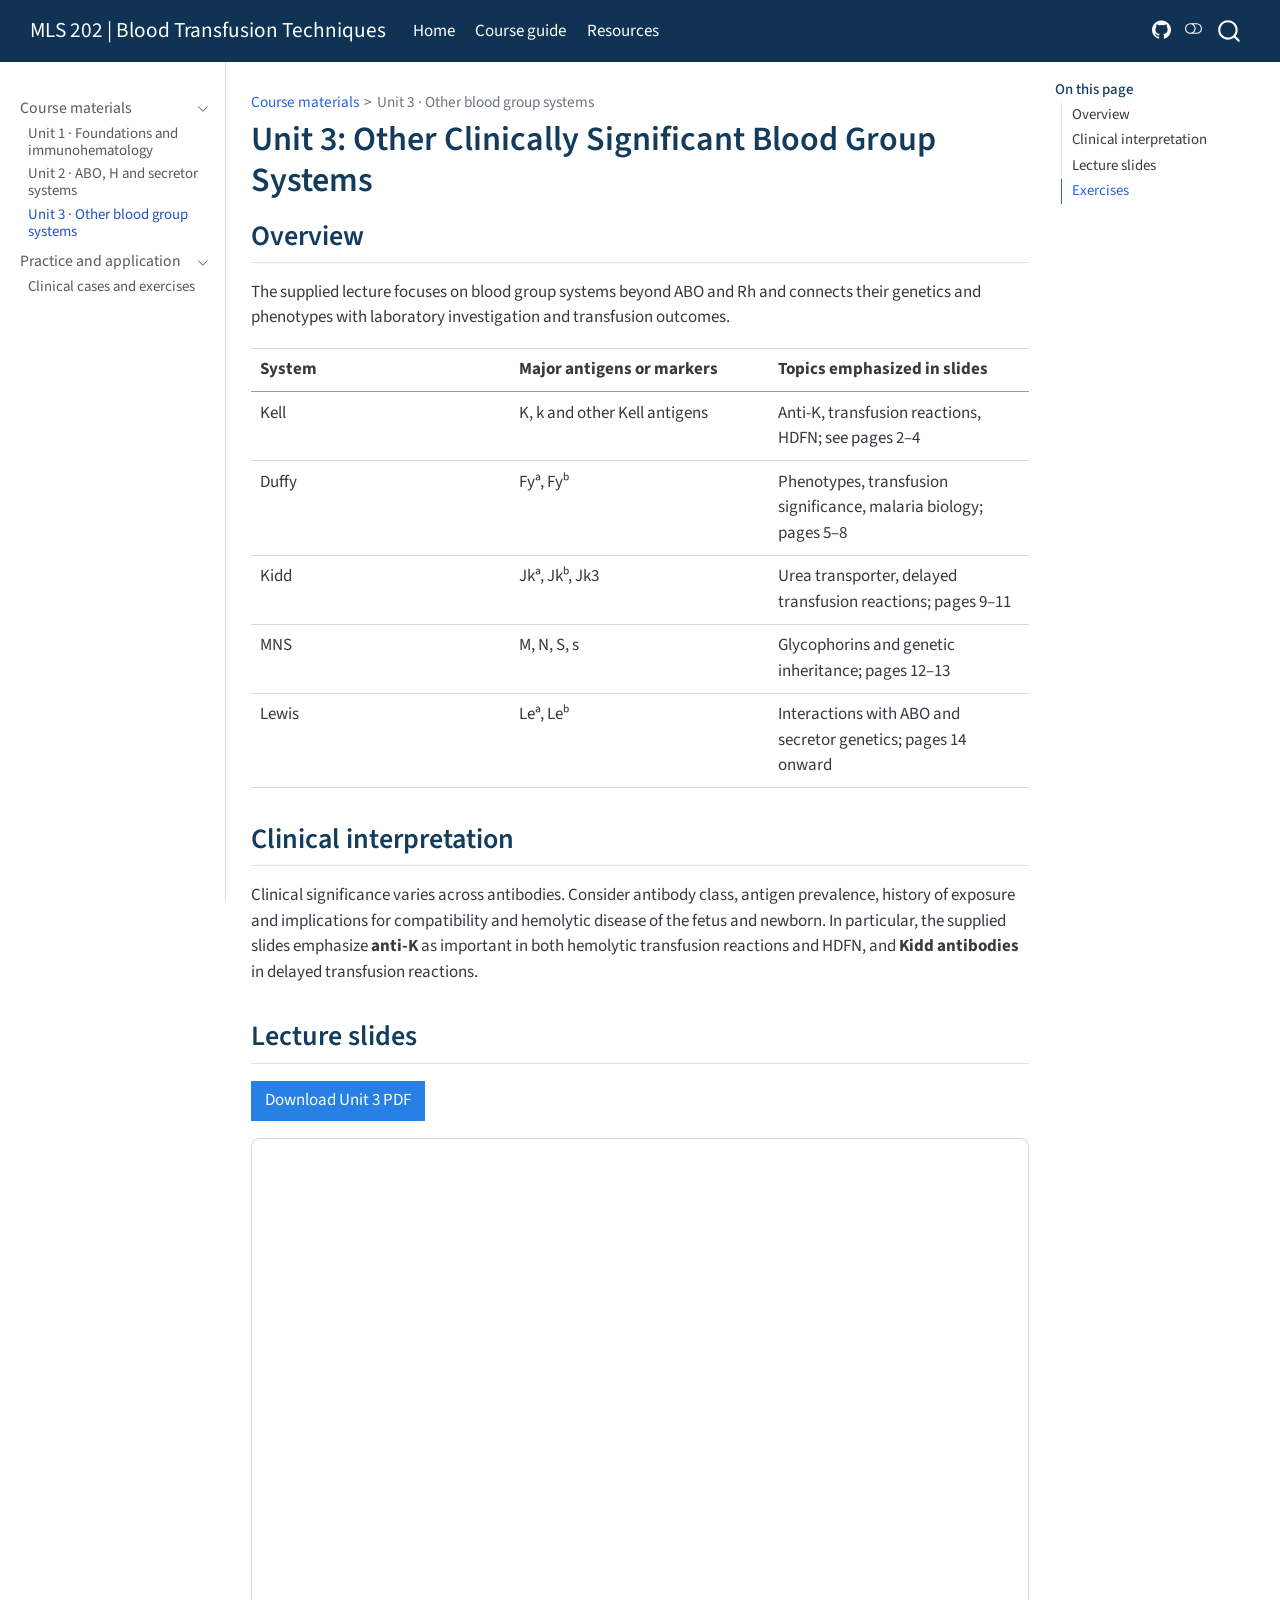
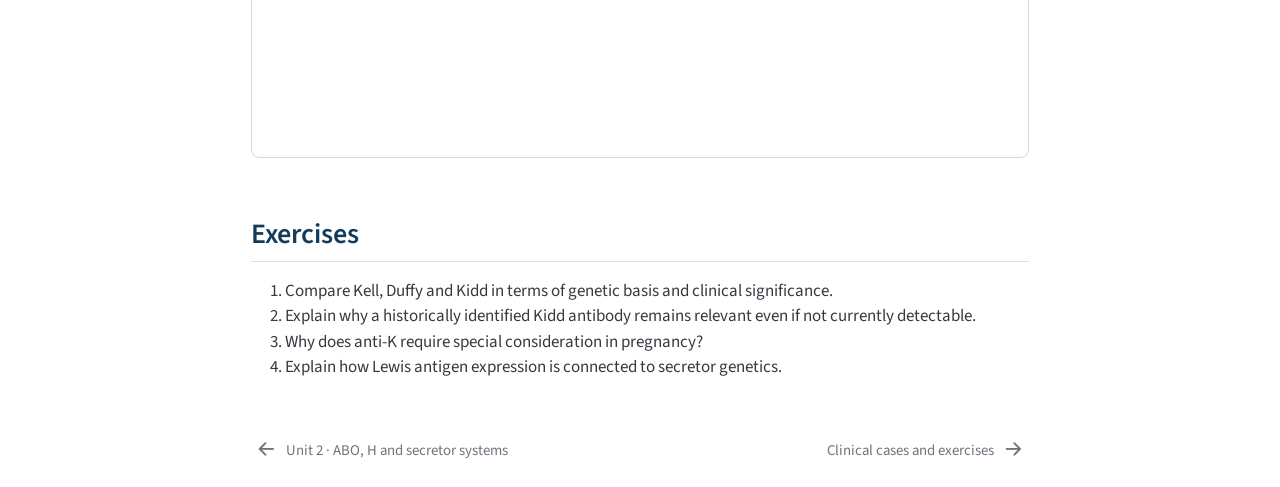
<file: units/03-other-systems.html>
<!DOCTYPE html>
<html xmlns="http://www.w3.org/1999/xhtml" lang="en" xml:lang="en"><head>

<meta charset="utf-8">
<meta name="generator" content="quarto-1.11.9">

<meta name="viewport" content="width=device-width, initial-scale=1.0, user-scalable=yes">


<title>Unit 3: Other Clinically Significant Blood Group Systems – MLS 202 | Blood Transfusion Techniques</title>
<style>
/* Default styles provided by pandoc.
** See https://pandoc.org/MANUAL.html#variables-for-html for config info.
*/
span.smallcaps{font-variant: small-caps;}
div.columns{display: flex; gap: 1.5em;}
div.column{flex: auto;}
@media screen {
div.columns{gap: min(4vw, 1.5em);}
div.column{overflow-x: auto;}
}
div.hanging-indent{margin-left: 1.5em; text-indent: -1.5em;}
ul.task-list{list-style: none;}
ul.task-list li input[type="checkbox"] {
  width: 0.8em;
  margin: 0 0.8em 0.2em -1em; /* quarto-specific, see https://github.com/quarto-dev/quarto-cli/issues/4556 */ 
  vertical-align: middle;
}
</style>


<script src="../site_libs/quarto-nav/quarto-nav.js"></script>
<script src="../site_libs/quarto-nav/headroom.min.js"></script>
<script src="../site_libs/clipboard/clipboard.min.js"></script>
<script src="../site_libs/quarto-search/autocomplete.umd.js"></script>
<script src="../site_libs/quarto-search/fuse.min.js"></script>
<script src="../site_libs/quarto-search/quarto-search.js"></script>
<meta name="quarto:offset" content="../">
<link href="../units/04-cases.html" rel="next">
<link href="../units/02-blood-groups.html" rel="prev">
<script src="../site_libs/quarto-html/quarto.js" type="module"></script>
<script src="../site_libs/quarto-html/tabsets/tabsets.js" type="module"></script>
<script src="../site_libs/quarto-html/scrollable-regions/scrollable-regions.js" type="module"></script>
<script src="../site_libs/quarto-html/popper.min.js"></script>
<script src="../site_libs/quarto-html/tippy.umd.min.js"></script>
<script src="../site_libs/quarto-html/anchor.min.js"></script>
<link href="../site_libs/quarto-html/tippy.css" rel="stylesheet">
<link href="../site_libs/quarto-html/quarto-syntax-highlighting-63b5708e65d6cd79cd7618c58d0c21e7.css" rel="stylesheet" class="quarto-color-scheme" id="quarto-text-highlighting-styles">
<link href="../site_libs/quarto-html/quarto-syntax-highlighting-dark-447e42e69aaa9833c0ba1b986f430b20.css" rel="stylesheet" class="quarto-color-scheme quarto-color-alternate" id="quarto-text-highlighting-styles">
<link href="../site_libs/quarto-html/quarto-syntax-highlighting-63b5708e65d6cd79cd7618c58d0c21e7.css" rel="stylesheet" class="quarto-color-scheme-extra" id="quarto-text-highlighting-styles">
<script src="../site_libs/bootstrap/bootstrap.min.js"></script>
<link href="../site_libs/bootstrap/bootstrap-icons.css" rel="stylesheet">
<link href="../site_libs/bootstrap/bootstrap-b53b8caa91f31822d996f57b6f74c149.min.css" rel="stylesheet" append-hash="true" class="quarto-color-scheme" id="quarto-bootstrap" data-mode="light">
<link href="../site_libs/bootstrap/bootstrap-dark-493207891d3640c3f107b44263cc2421.min.css" rel="stylesheet" append-hash="true" class="quarto-color-scheme quarto-color-alternate" id="quarto-bootstrap" data-mode="dark">
<link href="../site_libs/bootstrap/bootstrap-b53b8caa91f31822d996f57b6f74c149.min.css" rel="stylesheet" append-hash="true" class="quarto-color-scheme-extra" id="quarto-bootstrap" data-mode="light">
<script id="quarto-search-options" type="application/json">{
  "location": "navbar",
  "copy-button": false,
  "collapse-after": 3,
  "panel-placement": "end",
  "type": "overlay",
  "limit": 50,
  "keyboard-shortcut": [
    "f",
    "/",
    "s"
  ],
  "show-item-context": false,
  "language": {
    "search-no-results-text": "No results",
    "search-matching-documents-text": "matching documents",
    "search-copy-link-title": "Copy link to search",
    "search-hide-matches-text": "Hide additional matches",
    "search-more-match-text": "more match in this document",
    "search-more-matches-text": "more matches in this document",
    "search-clear-button-title": "Clear",
    "search-text-placeholder": "",
    "search-detached-cancel-button-title": "Cancel",
    "search-submit-button-title": "Submit",
    "search-label": "Search"
  }
}</script>
<style>html{ scroll-behavior: smooth; }</style>


<link rel="stylesheet" href="../styles.css">
</head>

<body class="nav-sidebar docked nav-fixed quarto-light"><a id="quarto-skip-link" class="visually-hidden-focusable" href="#quarto-document-content">Skip to main content</a><script id="quarto-html-before-body" type="application/javascript">
    const toggleBodyColorMode = (bsSheetEl) => {
      const mode = bsSheetEl.getAttribute("data-mode");
      const bodyEl = window.document.querySelector("body");
      if (mode === "dark") {
        bodyEl.classList.add("quarto-dark");
        bodyEl.classList.remove("quarto-light");
      } else {
        bodyEl.classList.add("quarto-light");
        bodyEl.classList.remove("quarto-dark");
      }
    }
    const toggleBodyColorPrimary = () => {
      const bsSheetEl = window.document.querySelector("link#quarto-bootstrap:not([rel=disabled-stylesheet])");
      if (bsSheetEl) {
        toggleBodyColorMode(bsSheetEl);
      }
    }
    const setColorSchemeToggle = (alternate) => {
      const toggles = window.document.querySelectorAll('.quarto-color-scheme-toggle');
      for (let i=0; i < toggles.length; i++) {
        const toggle = toggles[i];
        if (toggle) {
          toggle.setAttribute("aria-checked", alternate ? "true" : "false");
          if (alternate) {
            toggle.classList.add("alternate");
          } else {
            toggle.classList.remove("alternate");
          }
        }
      }
    };
    const toggleColorMode = (alternate) => {
      // Switch the stylesheets
      const primaryStylesheets = window.document.querySelectorAll('link.quarto-color-scheme:not(.quarto-color-alternate)');
      const alternateStylesheets = window.document.querySelectorAll('link.quarto-color-scheme.quarto-color-alternate');
      manageTransitions('#quarto-margin-sidebar .nav-link', false);
      if (alternate) {
        // note: dark is layered on light, we don't disable primary!
        enableStylesheet(alternateStylesheets);
        for (const sheetNode of alternateStylesheets) {
          if (sheetNode.id === "quarto-bootstrap") {
            toggleBodyColorMode(sheetNode);
          }
        }
      } else {
        disableStylesheet(alternateStylesheets);
        enableStylesheet(primaryStylesheets)
        toggleBodyColorPrimary();
      }
      manageTransitions('#quarto-margin-sidebar .nav-link', true);
      // Switch the toggles
      setColorSchemeToggle(alternate)
    }
    // Hack to workaround the fact that safari doesn't
    // properly recolor the scrollbar when toggling (#1455).
    // Not run on load: stylesheets are set before first paint there, and
    // scrolling would undo the scroll to a URL fragment (#14973).
    // The one pixel nudge keeps the reader where they were.
    const refreshSafariScrollbar = () => {
      if (navigator.userAgent.indexOf('Safari') > 0 && navigator.userAgent.indexOf('Chrome') == -1) {
        manageTransitions("body", false);
        const scrollY = window.scrollY;
        window.scrollTo(0, scrollY > 0 ? scrollY - 1 : 1);
        setTimeout(() => {
          window.scrollTo(0, scrollY);
          manageTransitions("body", true);
        }, 40);
      }
    }
    const disableStylesheet = (stylesheets) => {
      for (let i=0; i < stylesheets.length; i++) {
        const stylesheet = stylesheets[i];
        stylesheet.rel = 'disabled-stylesheet';
      }
    }
    const enableStylesheet = (stylesheets) => {
      for (let i=0; i < stylesheets.length; i++) {
        const stylesheet = stylesheets[i];
        if(stylesheet.rel !== 'stylesheet') { // for Chrome, which will still FOUC without this check
          stylesheet.rel = 'stylesheet';
        }
      }
    }
    const manageTransitions = (selector, allowTransitions) => {
      const els = window.document.querySelectorAll(selector);
      for (let i=0; i < els.length; i++) {
        const el = els[i];
        if (allowTransitions) {
          el.classList.remove('notransition');
        } else {
          el.classList.add('notransition');
        }
      }
    }
    const isFileUrl = () => {
      return window.location.protocol === 'file:';
    }
    const hasAlternateSentinel = () => {
      let styleSentinel = getColorSchemeSentinel();
      if (styleSentinel !== null) {
        return styleSentinel === "alternate";
      } else {
        return false;
      }
    }
    const setStyleSentinel = (alternate) => {
      const value = alternate ? "alternate" : "default";
      if (!isFileUrl()) {
        window.localStorage.setItem("quarto-color-scheme", value);
      } else {
        localAlternateSentinel = value;
      }
    }
    const getColorSchemeSentinel = () => {
      if (!isFileUrl()) {
        const storageValue = window.localStorage.getItem("quarto-color-scheme");
        return storageValue != null ? storageValue : localAlternateSentinel;
      } else {
        return localAlternateSentinel;
      }
    }
    const toggleGiscusIfUsed = (isAlternate, darkModeDefault) => {
      const baseTheme = document.querySelector('#giscus-base-theme')?.value ?? 'light';
      const alternateTheme = document.querySelector('#giscus-alt-theme')?.value ?? 'dark';
      let newTheme = '';
      if(authorPrefersDark) {
        newTheme = isAlternate ? baseTheme : alternateTheme;
      } else {
        newTheme = isAlternate ? alternateTheme : baseTheme;
      }
      const changeGiscusTheme = () => {
        // From: https://github.com/giscus/giscus/issues/336
        const sendMessage = (message) => {
          const iframe = document.querySelector('iframe.giscus-frame');
          if (!iframe) return;
          iframe.contentWindow.postMessage({ giscus: message }, 'https://giscus.app');
        }
        sendMessage({
          setConfig: {
            theme: newTheme
          }
        });
      }
      const isGiscussLoaded = window.document.querySelector('iframe.giscus-frame') !== null;
      if (isGiscussLoaded) {
        changeGiscusTheme();
      }
    };
    const authorPrefersDark = false;
    const darkModeDefault = authorPrefersDark;
      document.querySelector('link#quarto-text-highlighting-styles.quarto-color-scheme-extra').rel = 'disabled-stylesheet';
      document.querySelector('link#quarto-bootstrap.quarto-color-scheme-extra').rel = 'disabled-stylesheet';
    let localAlternateSentinel = darkModeDefault ? 'alternate' : 'default';
    // Dark / light mode switch
    window.quartoToggleColorScheme = () => {
      // Read the current dark / light value
      let toAlternate = !hasAlternateSentinel();
      toggleColorMode(toAlternate);
      refreshSafariScrollbar();
      setStyleSentinel(toAlternate);
      toggleGiscusIfUsed(toAlternate, darkModeDefault);
      window.dispatchEvent(new Event('resize'));
    };
    // Switch to dark mode if need be
    if (hasAlternateSentinel()) {
      toggleColorMode(true);
    } else {
      toggleColorMode(false);
    }
  </script>

<div id="quarto-search-results"></div>
  <header id="quarto-header" class="headroom fixed-top">
    <nav class="navbar navbar-expand-lg " data-bs-theme="dark" aria-label="Site">
      <div class="navbar-container container-fluid">
      <div class="navbar-brand-container mx-auto">
    <a class="navbar-brand" href="../index.html">
    <span class="navbar-title">MLS 202 | Blood Transfusion Techniques</span>
    </a>
  </div>
          <button class="navbar-toggler" type="button" data-bs-toggle="collapse" data-bs-target="#navbarCollapse" aria-controls="navbarCollapse" aria-expanded="false" aria-label="Toggle navigation" onclick="if (window.quartoToggleHeadroom) { window.quartoToggleHeadroom(); }">
  <span class="navbar-toggler-icon"></span>
</button>
          <div class="collapse navbar-collapse" id="navbarCollapse">
            <ul class="navbar-nav navbar-nav-scroll me-auto">
  <li class="nav-item">
    <a class="nav-link" href="../index.html"> 
<span class="menu-text">Home</span></a>
  </li>  
  <li class="nav-item">
    <a class="nav-link" href="../syllabus.html"> 
<span class="menu-text">Course guide</span></a>
  </li>  
  <li class="nav-item">
    <a class="nav-link" href="../resources.html"> 
<span class="menu-text">Resources</span></a>
  </li>  
</ul>
            <ul class="navbar-nav navbar-nav-scroll ms-auto">
  <li class="nav-item compact">
    <a class="nav-link" href="https://github.com/BonganiBD/mls202-blood-transfusion"> <i class="bi bi-github" role="img" aria-label="Source code">
</i> 
<span class="menu-text"></span></a>
  </li>  
</ul>
          </div> <!-- /navcollapse -->
            <div class="quarto-navbar-tools">
  <button type="button" role="switch" aria-checked="false" class="quarto-color-scheme-toggle quarto-navigation-tool  px-1" onclick="window.quartoToggleColorScheme(); return false;" title="Toggle dark mode" aria-label="Toggle dark mode"><i class="bi"></i></button>
</div>
            <div id="quarto-search" class="" title="Search"></div>
      </div> <!-- /container-fluid -->
    </nav>
  <nav class="quarto-secondary-nav" aria-label="Toolbar">
    <div class="container-fluid d-flex">
      <button type="button" class="quarto-btn-toggle btn" data-bs-toggle="collapse" role="button" data-bs-target=".quarto-sidebar-collapse-item" aria-controls="quarto-sidebar" aria-expanded="false" aria-label="Toggle sidebar navigation" onclick="if (window.quartoToggleHeadroom) { window.quartoToggleHeadroom(); }">
        <i class="bi bi-layout-text-sidebar-reverse"></i>
      </button>
        <nav class="quarto-page-breadcrumbs" aria-label="Breadcrumbs"><ol class="breadcrumb"><li class="breadcrumb-item"><a href="../units/01-foundations.html">Course materials</a></li><li class="breadcrumb-item"><a href="../units/03-other-systems.html">Unit 3 · Other blood group systems</a></li></ol></nav>
        <a class="flex-grow-1" data-bs-toggle="collapse" data-bs-target=".quarto-sidebar-collapse-item" onclick="if (window.quartoToggleHeadroom) { window.quartoToggleHeadroom(); }">      
        </a>
    </div>
  </nav>
</header>
<!-- content -->
<div id="quarto-content" class="quarto-container page-columns page-rows-contents page-layout-article page-navbar">
<!-- sidebar -->
  <nav id="quarto-sidebar" class="sidebar collapse collapse-horizontal quarto-sidebar-collapse-item sidebar-navigation docked overflow-auto" aria-label="Section">
    <div class="sidebar-menu-container"> 
    <ul class="list-unstyled mt-1">
        <li class="sidebar-item sidebar-item-section">
      <div class="sidebar-item-container"> 
            <button type="button" class="sidebar-item-text sidebar-item-toggle sidebar-link text-start" data-bs-toggle="collapse" data-bs-target="#quarto-sidebar-section-1" aria-controls="quarto-sidebar-section-1" aria-expanded="true">
 <span class="menu-text" id="quarto-sidebar-section-1-label">Course materials</span><i class="bi bi-chevron-right" aria-hidden="true"></i></button>
      </div>
      <ul id="quarto-sidebar-section-1" aria-labelledby="quarto-sidebar-section-1-label" class="collapse list-unstyled sidebar-section depth1 show">  
          <li class="sidebar-item">
  <div class="sidebar-item-container"> 
  <a href="../units/01-foundations.html" class="sidebar-item-text sidebar-link">
 <span class="menu-text">Unit 1 · Foundations and immunohematology</span></a>
  </div>
</li>
          <li class="sidebar-item">
  <div class="sidebar-item-container"> 
  <a href="../units/02-blood-groups.html" class="sidebar-item-text sidebar-link">
 <span class="menu-text">Unit 2 · ABO, H and secretor systems</span></a>
  </div>
</li>
          <li class="sidebar-item">
  <div class="sidebar-item-container"> 
  <a href="../units/03-other-systems.html" class="sidebar-item-text sidebar-link active">
 <span class="menu-text">Unit 3 · Other blood group systems</span></a>
  </div>
</li>
      </ul>
  </li>
        <li class="sidebar-item sidebar-item-section">
      <div class="sidebar-item-container"> 
            <button type="button" class="sidebar-item-text sidebar-item-toggle sidebar-link text-start" data-bs-toggle="collapse" data-bs-target="#quarto-sidebar-section-2" aria-controls="quarto-sidebar-section-2" aria-expanded="true">
 <span class="menu-text" id="quarto-sidebar-section-2-label">Practice and application</span><i class="bi bi-chevron-right" aria-hidden="true"></i></button>
      </div>
      <ul id="quarto-sidebar-section-2" aria-labelledby="quarto-sidebar-section-2-label" class="collapse list-unstyled sidebar-section depth1 show">  
          <li class="sidebar-item">
  <div class="sidebar-item-container"> 
  <a href="../units/04-cases.html" class="sidebar-item-text sidebar-link">
 <span class="menu-text">Clinical cases and exercises</span></a>
  </div>
</li>
      </ul>
  </li>
    </ul>
    </div>
</nav>
<div id="quarto-sidebar-glass" class="quarto-sidebar-collapse-item" data-bs-toggle="collapse" data-bs-target=".quarto-sidebar-collapse-item"></div>
<!-- margin-sidebar -->
    <div id="quarto-margin-sidebar" class="sidebar margin-sidebar">
        <nav id="TOC" role="doc-toc" aria-labelledby="toc-title" class="toc-active">
    <h2 id="toc-title">On this page</h2>
   
  <ul>
  <li><a href="#overview" id="toc-overview" class="nav-link active" data-scroll-target="#overview">Overview</a></li>
  <li><a href="#clinical-interpretation" id="toc-clinical-interpretation" class="nav-link" data-scroll-target="#clinical-interpretation">Clinical interpretation</a></li>
  <li><a href="#lecture-slides" id="toc-lecture-slides" class="nav-link" data-scroll-target="#lecture-slides">Lecture slides</a></li>
  <li><a href="#exercises" id="toc-exercises" class="nav-link" data-scroll-target="#exercises">Exercises</a></li>
  </ul>
</nav>
    </div>
<!-- main -->
<main class="content" id="quarto-document-content" tabindex="-1">


<header id="title-block-header" class="quarto-title-block default"><nav class="quarto-page-breadcrumbs quarto-title-breadcrumbs d-none d-lg-block" aria-label="Breadcrumbs"><ol class="breadcrumb"><li class="breadcrumb-item"><a href="../units/01-foundations.html">Course materials</a></li><li class="breadcrumb-item"><a href="../units/03-other-systems.html">Unit 3 · Other blood group systems</a></li></ol></nav>
<div class="quarto-title">
<h1 class="title">Unit 3: Other Clinically Significant Blood Group Systems</h1>
</div>



<div class="quarto-title-meta">

    
  
    
  </div>
  


</header>


<section id="overview" class="level2">
<h2 class="anchored" data-anchor-id="overview">Overview</h2>
<p>The supplied lecture focuses on blood group systems beyond ABO and Rh and connects their genetics and phenotypes with laboratory investigation and transfusion outcomes.</p>
<table class="caption-top table">
<colgroup>
<col style="width: 33%">
<col style="width: 33%">
<col style="width: 33%">
</colgroup>
<thead>
<tr class="header">
<th>System</th>
<th>Major antigens or markers</th>
<th>Topics emphasized in slides</th>
</tr>
</thead>
<tbody>
<tr class="odd">
<td>Kell</td>
<td>K, k and other Kell antigens</td>
<td>Anti-K, transfusion reactions, HDFN; see pages 2–4</td>
</tr>
<tr class="even">
<td>Duffy</td>
<td>Fyᵃ, Fyᵇ</td>
<td>Phenotypes, transfusion significance, malaria biology; pages 5–8</td>
</tr>
<tr class="odd">
<td>Kidd</td>
<td>Jkᵃ, Jkᵇ, Jk3</td>
<td>Urea transporter, delayed transfusion reactions; pages 9–11</td>
</tr>
<tr class="even">
<td>MNS</td>
<td>M, N, S, s</td>
<td>Glycophorins and genetic inheritance; pages 12–13</td>
</tr>
<tr class="odd">
<td>Lewis</td>
<td>Leᵃ, Leᵇ</td>
<td>Interactions with ABO and secretor genetics; pages 14 onward</td>
</tr>
</tbody>
</table>
</section>
<section id="clinical-interpretation" class="level2">
<h2 class="anchored" data-anchor-id="clinical-interpretation">Clinical interpretation</h2>
<p>Clinical significance varies across antibodies. Consider antibody class, antigen prevalence, history of exposure and implications for compatibility and hemolytic disease of the fetus and newborn. In particular, the supplied slides emphasize <strong>anti-K</strong> as important in both hemolytic transfusion reactions and HDFN, and <strong>Kidd antibodies</strong> in delayed transfusion reactions.</p>
</section>
<section id="lecture-slides" class="level2">
<h2 class="anchored" data-anchor-id="lecture-slides">Lecture slides</h2>
<p><a href="../assets/slides/unit-3-other-systems.pdf" class="btn btn-primary">Download Unit 3 PDF</a></p>
<iframe class="pdf-embed" src="../assets/slides/unit-3-other-systems.pdf" title="Unit 3 lecture slides">
</iframe>
</section>
<section id="exercises" class="level2">
<h2 class="anchored" data-anchor-id="exercises">Exercises</h2>
<ol type="1">
<li>Compare Kell, Duffy and Kidd in terms of genetic basis and clinical significance.</li>
<li>Explain why a historically identified Kidd antibody remains relevant even if not currently detectable.</li>
<li>Why does anti-K require special consideration in pregnancy?</li>
<li>Explain how Lewis antigen expression is connected to secretor genetics.</li>
</ol>


</section>

</main> <!-- /main -->
<script id="quarto-html-after-body" type="application/javascript">
  window.document.addEventListener("DOMContentLoaded", function (event) {
    // Ensure there is a toggle, if there isn't float one in the top right
    if (window.document.querySelector('.quarto-color-scheme-toggle') === null) {
      const toggle = window.document.createElement('button');
      toggle.type = "button";
      toggle.setAttribute("role", "switch");
      toggle.setAttribute("aria-checked", "false");
      toggle.classList.add('top-right');
      toggle.classList.add('quarto-color-scheme-toggle');
      toggle.setAttribute("aria-label", "Toggle dark mode");
      toggle.onclick = function() { try { window.quartoToggleColorScheme(); } catch {} return false; };
      const i = window.document.createElement("i");
      i.classList.add('bi');
      toggle.appendChild(i);
      // Put the toggle in a landmark of its own, so that landmark navigation
      // can reach it.
      //
      // The container is always a fresh direct child of body, and the toggle is
      // never moved into page furniture that the theme or the author controls.
      // The toggle is positioned against the page, so any ancestor that
      // establishes a containing block captures it: a positioned element or a
      // grid for position: absolute, and transform, filter, will-change or
      // contain for position: fixed. A direct child of body has none of these
      // to inherit, and the shift when one appears is silent and visual.
      //
      // ARIA says a document should have at most one banner, and axe reports a
      // duplicate whether or not the banners carry distinct labels. So use a
      // header when the page has no banner yet, and a named region otherwise.
      //
      // A header is a banner wherever it sits, unless it is inside sectioning
      // content, so this cannot just look at the children of body: a custom
      // page layout wraps the title block header in a plain div. An explicit
      // role="banner" always counts.
      const sectioning = 'article, aside, main, nav, section, [role="article"], [role="complementary"], [role="main"], [role="navigation"], [role="region"]';
      const hasBanner = Array.from(
        window.document.querySelectorAll('header:not([role]), [role="banner"]')
      ).some(function(el) {
        return el.hasAttribute("role") || el.closest(sectioning) === null;
      });
      const container = window.document.createElement(hasBanner ? "div" : "header");
      if (hasBanner) {
        container.setAttribute("role", "region");
        container.setAttribute("aria-label", "Toggle dark mode");
      }
      container.classList.add('quarto-color-scheme-toggle-container');
      container.appendChild(toggle);
      window.document.body.appendChild(container);
    }
    setColorSchemeToggle(hasAlternateSentinel())
    const icon = "";
    const anchorJS = new window.AnchorJS();
    anchorJS.options = {
      placement: 'right',
      icon: icon
    };
    anchorJS.add('.anchored');
    const isCodeAnnotation = (el) => {
      for (const clz of el.classList) {
        if (clz.startsWith('code-annotation-')) {                     
          return true;
        }
      }
      return false;
    }
    const onCopySuccess = function(e) {
      // button target
      const button = e.trigger;
      // don't keep focus
      button.blur();
      // flash "checked"
      button.classList.add('code-copy-button-checked');
      var currentTitle = button.getAttribute("title");
      button.setAttribute("title", "Copied!");
      let tooltip;
      if (window.bootstrap) {
        button.setAttribute("data-bs-toggle", "tooltip");
        button.setAttribute("data-bs-placement", "left");
        button.setAttribute("data-bs-title", "Copied!");
        tooltip = new bootstrap.Tooltip(button, 
          { trigger: "manual", 
            customClass: "code-copy-button-tooltip",
            offset: [0, -8]});
        tooltip.show();    
      }
      setTimeout(function() {
        if (tooltip) {
          tooltip.hide();
          button.removeAttribute("data-bs-title");
          button.removeAttribute("data-bs-toggle");
          button.removeAttribute("data-bs-placement");
        }
        button.setAttribute("title", currentTitle);
        button.classList.remove('code-copy-button-checked');
      }, 1000);
      // clear code selection
      e.clearSelection();
    }
    const getTextToCopy = function(trigger) {
      const outerScaffold = trigger.parentElement.cloneNode(true);
      const codeEl = outerScaffold.querySelector('code');
      for (const childEl of codeEl.children) {
        if (isCodeAnnotation(childEl)) {
          childEl.remove();
        }
      }
      return codeEl.innerText;
    }
    const clipboard = new window.ClipboardJS('.code-copy-button:not([data-in-quarto-modal])', {
      text: getTextToCopy
    });
    clipboard.on('success', onCopySuccess);
    if (window.document.getElementById('quarto-embedded-source-code-modal')) {
      const clipboardModal = new window.ClipboardJS('.code-copy-button[data-in-quarto-modal]', {
        text: getTextToCopy,
        container: window.document.getElementById('quarto-embedded-source-code-modal')
      });
      clipboardModal.on('success', onCopySuccess);
    }
      var localhostRegex = new RegExp(/^(?:http|https):\/\/localhost\:?[0-9]*\//);
      var mailtoRegex = new RegExp(/^mailto:/);
        var filterRegex = new RegExp("https:\/\/BonganiBD\.github\.io\/mls202-blood-transfusion\/");
      const newWindowLabel = "(opens in a new tab)";
      const newWindowNoteId = "quarto-ext-newwindow-label";
      // Links reference one hidden label through aria-describedby, so the
      // announcement never changes their accessible name.
      var describeNewWindow = (link) => {
        if (!window.document.getElementById(newWindowNoteId)) {
          var newWindowNote = window.document.createElement("span");
          newWindowNote.id = newWindowNoteId;
          newWindowNote.hidden = true;
          newWindowNote.textContent = newWindowLabel;
          window.document.body.appendChild(newWindowNote);
        }
        var describedBy = (link.getAttribute("aria-describedby") || "").split(/\s+/).filter(Boolean);
        if (!describedBy.includes(newWindowNoteId)) {
          describedBy.push(newWindowNoteId);
          link.setAttribute("aria-describedby", describedBy.join(" "));
        }
      }
      var isInternal = (href) => {
          return filterRegex.test(href) || localhostRegex.test(href) || mailtoRegex.test(href);
      }
      // Inspect non-navigation links and adorn them if external
      window.quartoDecorateExternalLinks = function (root) {
     var links = (root || window.document).querySelectorAll('a[href]:not(.nav-link):not(.navbar-brand):not(.toc-action):not(.sidebar-link):not(.sidebar-item-toggle):not(.pagination-link):not(.no-external):not([aria-hidden]):not(.dropdown-item):not(.quarto-navigation-tool):not(.about-link)');
      for (var i=0; i<links.length; i++) {
        const link = links[i];
        if (!isInternal(link.href)) {
          // undo the damage that might have been done by quarto-nav.js in the case of
          // links that we want to consider external
          if (link.dataset.originalHref !== undefined) {
            link.href = link.dataset.originalHref;
          }
            // target, if specified
            link.setAttribute("target", "_blank");
            if (link.getAttribute("rel") === null) {
              link.setAttribute("rel", "noopener");
            }
            describeNewWindow(link);
          if (!link.classList.contains('no-external-icon')) {
          }
        }
      }
      };
      window.quartoDecorateExternalLinks(window.document);
    // Esc closes the popup (WCAG 1.4.13) and focus leaving both trigger and
    // popup closes it (WCAG 2.4.11); tippy handles neither for interactive popups.
    const hideOnEscAndFocusOut = {
      name: 'hideOnEscAndFocusOut',
      defaultValue: true,
      fn(instance) {
        const dismiss = () => {
          // A show scheduled by the trigger delay would otherwise reopen it
          instance.clearDelayTimeouts();
          instance.hide();
        };
        const onKeyDown = (event) => {
          if (event.key !== 'Escape') {
            return;
          }
          // Keep Esc from also reaching page handlers (e.g. reveal.js overview),
          // except an open reveal.js slide menu, which Esc should close too.
          // The menu handles keys only when its keyboard option is on.
          const menuHandlesEsc = window.Reveal?.getPlugin?.('menu')?.isOpen() &&
            window.Reveal.getConfig().menu?.keyboard !== false;
          if (!menuHandlesEsc) {
            event.stopPropagation();
          }
          if (instance.popper.contains(window.document.activeElement)) {
            // Disabled while refocusing so the focus trigger does not reopen it
            instance.disable();
            instance.reference.focus();
            instance.enable();
          }
          dismiss();
        };
        const onFocusOut = (event) => {
          const target = event.relatedTarget;
          if (target && !instance.reference.contains(target) &&
              !instance.popper.contains(target)) {
            dismiss();
          }
        };
        // On the trigger too: a click trigger (code-annotations: select) has no
        // blur handling. Attached for the instance's lifetime so leaving the
        // trigger also cancels a show still pending on the trigger delay.
        instance.reference.addEventListener('focusout', onFocusOut);
        return {
          onShow() {
            window.document.addEventListener('keydown', onKeyDown, true);
            instance.popper.addEventListener('focusout', onFocusOut);
          },
          onHide() {
            window.document.removeEventListener('keydown', onKeyDown, true);
            instance.popper.removeEventListener('focusout', onFocusOut);
          },
          onDestroy() {
            instance.reference.removeEventListener('focusout', onFocusOut);
          },
        };
      },
    };
    function tippyHover(el, contentFn, onTriggerFn, onUntriggerFn) {
      const config = {
        allowHTML: true,
        maxWidth: 500,
        delay: 100,
        arrow: false,
        appendTo: function(el) {
            return el.parentElement;
        },
        interactive: true,
        interactiveBorder: 10,
        theme: 'quarto',
        placement: 'bottom-start',
        plugins: [hideOnEscAndFocusOut],
      };
      if (contentFn) {
        config.content = contentFn;
      }
      if (onTriggerFn) {
        config.onTrigger = onTriggerFn;
      }
      if (onUntriggerFn) {
        config.onUntrigger = onUntriggerFn;
      }
      window.tippy(el, config); 
    }
    const noterefs = window.document.querySelectorAll('a[role="doc-noteref"]');
    for (var i=0; i<noterefs.length; i++) {
      const ref = noterefs[i];
      tippyHover(ref, function() {
        // use id or data attribute instead here
        let href = ref.getAttribute('data-footnote-href') || ref.getAttribute('href');
        try { href = new URL(href).hash; } catch {}
        const id = href.replace(/^#\/?/, "");
        const note = window.document.getElementById(id);
        if (note) {
          return note.innerHTML;
        } else {
          return "";
        }
      });
    }
    const xrefs = window.document.querySelectorAll('a.quarto-xref');
    const processXRef = (id, note) => {
      // Strip column container classes
      const stripColumnClz = (el) => {
        el.classList.remove("page-full", "page-columns");
        if (el.children) {
          for (const child of el.children) {
            stripColumnClz(child);
          }
        }
      }
      stripColumnClz(note)
      if (id === null || id.startsWith('sec-')) {
        // Special case sections, only their first couple elements
        const container = document.createElement("div");
        if (note.children && note.children.length > 2) {
          container.appendChild(note.children[0].cloneNode(true));
          for (let i = 1; i < note.children.length; i++) {
            const child = note.children[i];
            if (child.tagName === "P" && child.innerText === "") {
              continue;
            } else {
              container.appendChild(child.cloneNode(true));
              break;
            }
          }
          if (window.Quarto?.typesetMath) {
            window.Quarto.typesetMath(container);
          }
          return container.innerHTML
        } else {
          if (window.Quarto?.typesetMath) {
            window.Quarto.typesetMath(note);
          }
          return note.innerHTML;
        }
      } else {
        // Remove any anchor links if they are present
        const anchorLink = note.querySelector('a.anchorjs-link');
        if (anchorLink) {
          anchorLink.remove();
        }
        if (window.Quarto?.typesetMath) {
          window.Quarto.typesetMath(note);
        }
        if (note.classList.contains("callout")) {
          return note.outerHTML;
        } else {
          return note.innerHTML;
        }
      }
    }
    for (var i=0; i<xrefs.length; i++) {
      const xref = xrefs[i];
      tippyHover(xref, undefined, function(instance) {
        instance.disable();
        let url = xref.getAttribute('href');
        let hash = undefined; 
        if (url.startsWith('#')) {
          hash = url;
        } else {
          try { hash = new URL(url).hash; } catch {}
        }
        if (hash) {
          const id = hash.replace(/^#\/?/, "");
          const note = window.document.getElementById(id);
          if (note !== null) {
            try {
              const html = processXRef(id, note.cloneNode(true));
              instance.setContent(html);
            } finally {
              instance.enable();
              instance.show();
            }
          } else {
            // See if we can fetch this
            fetch(url.split('#')[0])
            .then(res => res.text())
            .then(html => {
              const parser = new DOMParser();
              const htmlDoc = parser.parseFromString(html, "text/html");
              const note = htmlDoc.getElementById(id);
              if (note !== null) {
                const html = processXRef(id, note);
                instance.setContent(html);
              } 
            }).finally(() => {
              instance.enable();
              instance.show();
            });
          }
        } else {
          // See if we can fetch a full url (with no hash to target)
          // This is a special case and we should probably do some content thinning / targeting
          fetch(url)
          .then(res => res.text())
          .then(html => {
            const parser = new DOMParser();
            const htmlDoc = parser.parseFromString(html, "text/html");
            const note = htmlDoc.querySelector('main.content');
            if (note !== null) {
              // This should only happen for chapter cross references
              // (since there is no id in the URL)
              // remove the first header
              if (note.children.length > 0 && note.children[0].tagName === "HEADER") {
                note.children[0].remove();
              }
              const html = processXRef(null, note);
              instance.setContent(html);
            } 
          }).finally(() => {
            instance.enable();
            instance.show();
          });
        }
      }, function(instance) {
      });
    }
        let selectedAnnoteEl;
        const selectorForAnnotation = ( cell, annotation) => {
          let cellAttr = 'data-code-cell="' + cell + '"';
          let lineAttr = 'data-code-annotation="' +  annotation + '"';
          const selector = 'span[' + cellAttr + '][' + lineAttr + ']';
          return selector;
        }
        const selectCodeLines = (annoteEl) => {
          const doc = window.document;
          const targetCell = annoteEl.getAttribute("data-target-cell");
          const targetAnnotation = annoteEl.getAttribute("data-target-annotation");
          const annoteSpan = window.document.querySelector(selectorForAnnotation(targetCell, targetAnnotation));
          const lines = annoteSpan.getAttribute("data-code-lines").split(",");
          const lineIds = lines.map((line) => {
            return targetCell + "-" + line;
          })
          // Each band is positioned against its own containing block, which is
          // not the offsetParent of the lines, so place it from client rects.
          const placeBand = (band, firstEl, lastEl, codeBlock) => {
            const container = band.offsetParent;
            if (container === null) {
              return;
            }
            const containerRect = container.getBoundingClientRect();
            // Reveal.js scales slides with a transform, so convert client
            // pixels back to the CSS pixels of the container.
            const scale = containerRect.height / container.offsetHeight || 1;
            const firstRect = firstEl.getBoundingClientRect();
            const lastRect = lastEl.getBoundingClientRect();
            const top = (firstRect.top - containerRect.top) / scale - container.clientTop + container.scrollTop;
            const height = (lastRect.bottom - firstRect.top) / scale;
            band.style.top = top - 2 + "px";
            band.style.height = height + 4 + "px";
            if (codeBlock) {
              // Without the copy button wrapper, the containing block is wider
              // than the code block, so span the code block explicitly.
              const blockRect = codeBlock.getBoundingClientRect();
              band.style.left = (blockRect.left - containerRect.left) / scale - container.clientLeft + container.scrollLeft + "px";
              band.style.width = blockRect.width / scale + "px";
            }
          };
          if (lineIds.length > 0) {
            const el = window.document.getElementById(lineIds[0]);
            const lastEl = window.document.getElementById(lineIds[lineIds.length - 1]);
            const parent = el.parentElement.parentElement;
            // cook up a div (if necessary) and position it
            let div = window.document.getElementById("code-annotation-line-highlight");
            if (div === null) {
              div = window.document.createElement("div");
              div.setAttribute("id", "code-annotation-line-highlight");
              div.style.position = 'absolute';
              parent.appendChild(div);
            }
            placeBand(div, el, lastEl, parent.closest("div.sourceCode") || parent);
            let gutterDiv = window.document.getElementById("code-annotation-line-highlight-gutter");
            if (gutterDiv === null) {
              gutterDiv = window.document.createElement("div");
              gutterDiv.setAttribute("id", "code-annotation-line-highlight-gutter");
              gutterDiv.style.position = 'absolute';
              const codeCell = window.document.getElementById(targetCell);
              const gutter = codeCell.querySelector('.code-annotation-gutter');
              gutter.appendChild(gutterDiv);
            }
            placeBand(gutterDiv, el, lastEl);
            selectedAnnoteEl = annoteEl;
          }
        };
        const unselectCodeLines = () => {
          const elementsIds = ["code-annotation-line-highlight", "code-annotation-line-highlight-gutter"];
          elementsIds.forEach((elId) => {
            const div = window.document.getElementById(elId);
            if (div) {
              div.remove();
            }
          });
          selectedAnnoteEl = undefined;
        };
          // Handle positioning of the toggle
      window.addEventListener(
        "resize",
        throttle(() => {
          elRect = undefined;
          if (selectedAnnoteEl) {
            selectCodeLines(selectedAnnoteEl);
          }
        }, 10)
      );
      function throttle(fn, ms) {
      let throttle = false;
      let timer;
        return (...args) => {
          if(!throttle) { // first call gets through
              fn.apply(this, args);
              throttle = true;
          } else { // all the others get throttled
              if(timer) clearTimeout(timer); // cancel #2
              timer = setTimeout(() => {
                fn.apply(this, args);
                timer = throttle = false;
              }, ms);
          }
        };
      }
        // Attach click handler to the DT
        const annoteDls = window.document.querySelectorAll('dt[data-target-cell]');
        for (const annoteDlNode of annoteDls) {
          annoteDlNode.addEventListener('click', (event) => {
            const clickedEl = event.target;
            if (clickedEl !== selectedAnnoteEl) {
              unselectCodeLines();
              const activeEl = window.document.querySelector('dt[data-target-cell].code-annotation-active');
              if (activeEl) {
                activeEl.classList.remove('code-annotation-active');
              }
              selectCodeLines(clickedEl);
              clickedEl.classList.add('code-annotation-active');
            } else {
              // Unselect the line
              unselectCodeLines();
              clickedEl.classList.remove('code-annotation-active');
            }
          });
        }
    const findCites = (el) => {
      const parentEl = el.parentElement;
      if (parentEl) {
        const cites = parentEl.dataset.cites;
        if (cites) {
          return {
            el,
            cites: cites.split(' ')
          };
        } else {
          return findCites(el.parentElement)
        }
      } else {
        return undefined;
      }
    };
    var bibliorefs = window.document.querySelectorAll('a[role="doc-biblioref"]');
    for (var i=0; i<bibliorefs.length; i++) {
      const ref = bibliorefs[i];
      const citeInfo = findCites(ref);
      if (citeInfo) {
        tippyHover(citeInfo.el, function() {
          var popup = window.document.createElement('div');
          citeInfo.cites.forEach(function(cite) {
            var citeDiv = window.document.createElement('div');
            citeDiv.classList.add('hanging-indent');
            citeDiv.classList.add('csl-entry');
            var biblioDiv = window.document.getElementById('ref-' + cite);
            if (biblioDiv) {
              citeDiv.innerHTML = biblioDiv.innerHTML;
            }
            popup.appendChild(citeDiv);
          });
          return popup.innerHTML;
        });
      }
    }
  });
  </script>
  <script type="application/javascript">
  window.quartoScrollableRegionsLabels = {"code":"Scrollable code","output":"Scrollable output"};
  </script>
<nav class="page-navigation" aria-label="Page">
  <div class="nav-page nav-page-previous">
      <a href="../units/02-blood-groups.html" class="pagination-link" aria-label="Unit 2 · ABO, H and secretor systems">
        <i class="bi bi-arrow-left-short"></i> <span class="nav-page-text">Unit 2 · ABO, H and secretor systems</span>
      </a>          
  </div>
  <div class="nav-page nav-page-next">
      <a href="../units/04-cases.html" class="pagination-link" aria-label="Clinical cases and exercises">
        <span class="nav-page-text">Clinical cases and exercises</span> <i class="bi bi-arrow-right-short"></i>
      </a>
  </div>
</nav>
</div> <!-- /content -->




<script src="../site_libs/quarto-html/zenscroll-min.js"></script>
</body></html>
</file>
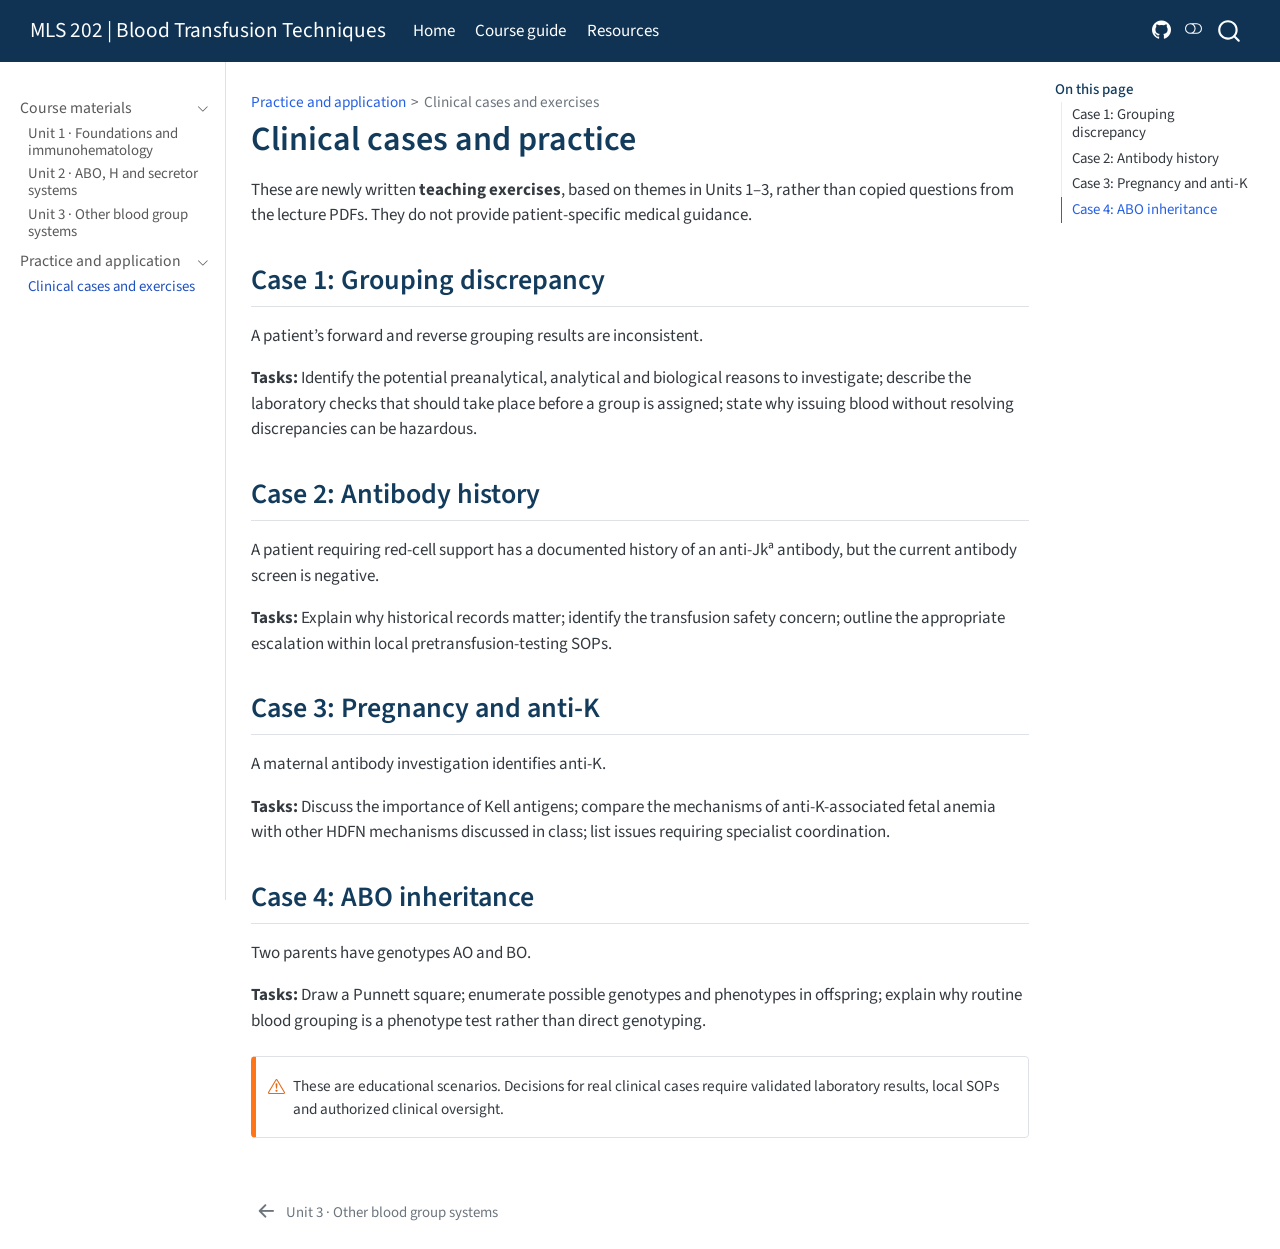
<file: units/04-cases.html>
<!DOCTYPE html>
<html xmlns="http://www.w3.org/1999/xhtml" lang="en" xml:lang="en"><head>

<meta charset="utf-8">
<meta name="generator" content="quarto-1.11.9">

<meta name="viewport" content="width=device-width, initial-scale=1.0, user-scalable=yes">


<title>Clinical cases and practice – MLS 202 | Blood Transfusion Techniques</title>
<style>
/* Default styles provided by pandoc.
** See https://pandoc.org/MANUAL.html#variables-for-html for config info.
*/
span.smallcaps{font-variant: small-caps;}
div.columns{display: flex; gap: 1.5em;}
div.column{flex: auto;}
@media screen {
div.columns{gap: min(4vw, 1.5em);}
div.column{overflow-x: auto;}
}
div.hanging-indent{margin-left: 1.5em; text-indent: -1.5em;}
ul.task-list{list-style: none;}
ul.task-list li input[type="checkbox"] {
  width: 0.8em;
  margin: 0 0.8em 0.2em -1em; /* quarto-specific, see https://github.com/quarto-dev/quarto-cli/issues/4556 */ 
  vertical-align: middle;
}
</style>


<script src="../site_libs/quarto-nav/quarto-nav.js"></script>
<script src="../site_libs/quarto-nav/headroom.min.js"></script>
<script src="../site_libs/clipboard/clipboard.min.js"></script>
<script src="../site_libs/quarto-search/autocomplete.umd.js"></script>
<script src="../site_libs/quarto-search/fuse.min.js"></script>
<script src="../site_libs/quarto-search/quarto-search.js"></script>
<meta name="quarto:offset" content="../">
<link href="../units/03-other-systems.html" rel="prev">
<script src="../site_libs/quarto-html/quarto.js" type="module"></script>
<script src="../site_libs/quarto-html/tabsets/tabsets.js" type="module"></script>
<script src="../site_libs/quarto-html/scrollable-regions/scrollable-regions.js" type="module"></script>
<script src="../site_libs/quarto-html/popper.min.js"></script>
<script src="../site_libs/quarto-html/tippy.umd.min.js"></script>
<script src="../site_libs/quarto-html/anchor.min.js"></script>
<link href="../site_libs/quarto-html/tippy.css" rel="stylesheet">
<link href="../site_libs/quarto-html/quarto-syntax-highlighting-63b5708e65d6cd79cd7618c58d0c21e7.css" rel="stylesheet" class="quarto-color-scheme" id="quarto-text-highlighting-styles">
<link href="../site_libs/quarto-html/quarto-syntax-highlighting-dark-447e42e69aaa9833c0ba1b986f430b20.css" rel="stylesheet" class="quarto-color-scheme quarto-color-alternate" id="quarto-text-highlighting-styles">
<link href="../site_libs/quarto-html/quarto-syntax-highlighting-63b5708e65d6cd79cd7618c58d0c21e7.css" rel="stylesheet" class="quarto-color-scheme-extra" id="quarto-text-highlighting-styles">
<script src="../site_libs/bootstrap/bootstrap.min.js"></script>
<link href="../site_libs/bootstrap/bootstrap-icons.css" rel="stylesheet">
<link href="../site_libs/bootstrap/bootstrap-b53b8caa91f31822d996f57b6f74c149.min.css" rel="stylesheet" append-hash="true" class="quarto-color-scheme" id="quarto-bootstrap" data-mode="light">
<link href="../site_libs/bootstrap/bootstrap-dark-493207891d3640c3f107b44263cc2421.min.css" rel="stylesheet" append-hash="true" class="quarto-color-scheme quarto-color-alternate" id="quarto-bootstrap" data-mode="dark">
<link href="../site_libs/bootstrap/bootstrap-b53b8caa91f31822d996f57b6f74c149.min.css" rel="stylesheet" append-hash="true" class="quarto-color-scheme-extra" id="quarto-bootstrap" data-mode="light">
<script id="quarto-search-options" type="application/json">{
  "location": "navbar",
  "copy-button": false,
  "collapse-after": 3,
  "panel-placement": "end",
  "type": "overlay",
  "limit": 50,
  "keyboard-shortcut": [
    "f",
    "/",
    "s"
  ],
  "show-item-context": false,
  "language": {
    "search-no-results-text": "No results",
    "search-matching-documents-text": "matching documents",
    "search-copy-link-title": "Copy link to search",
    "search-hide-matches-text": "Hide additional matches",
    "search-more-match-text": "more match in this document",
    "search-more-matches-text": "more matches in this document",
    "search-clear-button-title": "Clear",
    "search-text-placeholder": "",
    "search-detached-cancel-button-title": "Cancel",
    "search-submit-button-title": "Submit",
    "search-label": "Search"
  }
}</script>
<style>html{ scroll-behavior: smooth; }</style>


<link rel="stylesheet" href="../styles.css">
</head>

<body class="nav-sidebar docked nav-fixed quarto-light"><a id="quarto-skip-link" class="visually-hidden-focusable" href="#quarto-document-content">Skip to main content</a><script id="quarto-html-before-body" type="application/javascript">
    const toggleBodyColorMode = (bsSheetEl) => {
      const mode = bsSheetEl.getAttribute("data-mode");
      const bodyEl = window.document.querySelector("body");
      if (mode === "dark") {
        bodyEl.classList.add("quarto-dark");
        bodyEl.classList.remove("quarto-light");
      } else {
        bodyEl.classList.add("quarto-light");
        bodyEl.classList.remove("quarto-dark");
      }
    }
    const toggleBodyColorPrimary = () => {
      const bsSheetEl = window.document.querySelector("link#quarto-bootstrap:not([rel=disabled-stylesheet])");
      if (bsSheetEl) {
        toggleBodyColorMode(bsSheetEl);
      }
    }
    const setColorSchemeToggle = (alternate) => {
      const toggles = window.document.querySelectorAll('.quarto-color-scheme-toggle');
      for (let i=0; i < toggles.length; i++) {
        const toggle = toggles[i];
        if (toggle) {
          toggle.setAttribute("aria-checked", alternate ? "true" : "false");
          if (alternate) {
            toggle.classList.add("alternate");
          } else {
            toggle.classList.remove("alternate");
          }
        }
      }
    };
    const toggleColorMode = (alternate) => {
      // Switch the stylesheets
      const primaryStylesheets = window.document.querySelectorAll('link.quarto-color-scheme:not(.quarto-color-alternate)');
      const alternateStylesheets = window.document.querySelectorAll('link.quarto-color-scheme.quarto-color-alternate');
      manageTransitions('#quarto-margin-sidebar .nav-link', false);
      if (alternate) {
        // note: dark is layered on light, we don't disable primary!
        enableStylesheet(alternateStylesheets);
        for (const sheetNode of alternateStylesheets) {
          if (sheetNode.id === "quarto-bootstrap") {
            toggleBodyColorMode(sheetNode);
          }
        }
      } else {
        disableStylesheet(alternateStylesheets);
        enableStylesheet(primaryStylesheets)
        toggleBodyColorPrimary();
      }
      manageTransitions('#quarto-margin-sidebar .nav-link', true);
      // Switch the toggles
      setColorSchemeToggle(alternate)
    }
    // Hack to workaround the fact that safari doesn't
    // properly recolor the scrollbar when toggling (#1455).
    // Not run on load: stylesheets are set before first paint there, and
    // scrolling would undo the scroll to a URL fragment (#14973).
    // The one pixel nudge keeps the reader where they were.
    const refreshSafariScrollbar = () => {
      if (navigator.userAgent.indexOf('Safari') > 0 && navigator.userAgent.indexOf('Chrome') == -1) {
        manageTransitions("body", false);
        const scrollY = window.scrollY;
        window.scrollTo(0, scrollY > 0 ? scrollY - 1 : 1);
        setTimeout(() => {
          window.scrollTo(0, scrollY);
          manageTransitions("body", true);
        }, 40);
      }
    }
    const disableStylesheet = (stylesheets) => {
      for (let i=0; i < stylesheets.length; i++) {
        const stylesheet = stylesheets[i];
        stylesheet.rel = 'disabled-stylesheet';
      }
    }
    const enableStylesheet = (stylesheets) => {
      for (let i=0; i < stylesheets.length; i++) {
        const stylesheet = stylesheets[i];
        if(stylesheet.rel !== 'stylesheet') { // for Chrome, which will still FOUC without this check
          stylesheet.rel = 'stylesheet';
        }
      }
    }
    const manageTransitions = (selector, allowTransitions) => {
      const els = window.document.querySelectorAll(selector);
      for (let i=0; i < els.length; i++) {
        const el = els[i];
        if (allowTransitions) {
          el.classList.remove('notransition');
        } else {
          el.classList.add('notransition');
        }
      }
    }
    const isFileUrl = () => {
      return window.location.protocol === 'file:';
    }
    const hasAlternateSentinel = () => {
      let styleSentinel = getColorSchemeSentinel();
      if (styleSentinel !== null) {
        return styleSentinel === "alternate";
      } else {
        return false;
      }
    }
    const setStyleSentinel = (alternate) => {
      const value = alternate ? "alternate" : "default";
      if (!isFileUrl()) {
        window.localStorage.setItem("quarto-color-scheme", value);
      } else {
        localAlternateSentinel = value;
      }
    }
    const getColorSchemeSentinel = () => {
      if (!isFileUrl()) {
        const storageValue = window.localStorage.getItem("quarto-color-scheme");
        return storageValue != null ? storageValue : localAlternateSentinel;
      } else {
        return localAlternateSentinel;
      }
    }
    const toggleGiscusIfUsed = (isAlternate, darkModeDefault) => {
      const baseTheme = document.querySelector('#giscus-base-theme')?.value ?? 'light';
      const alternateTheme = document.querySelector('#giscus-alt-theme')?.value ?? 'dark';
      let newTheme = '';
      if(authorPrefersDark) {
        newTheme = isAlternate ? baseTheme : alternateTheme;
      } else {
        newTheme = isAlternate ? alternateTheme : baseTheme;
      }
      const changeGiscusTheme = () => {
        // From: https://github.com/giscus/giscus/issues/336
        const sendMessage = (message) => {
          const iframe = document.querySelector('iframe.giscus-frame');
          if (!iframe) return;
          iframe.contentWindow.postMessage({ giscus: message }, 'https://giscus.app');
        }
        sendMessage({
          setConfig: {
            theme: newTheme
          }
        });
      }
      const isGiscussLoaded = window.document.querySelector('iframe.giscus-frame') !== null;
      if (isGiscussLoaded) {
        changeGiscusTheme();
      }
    };
    const authorPrefersDark = false;
    const darkModeDefault = authorPrefersDark;
      document.querySelector('link#quarto-text-highlighting-styles.quarto-color-scheme-extra').rel = 'disabled-stylesheet';
      document.querySelector('link#quarto-bootstrap.quarto-color-scheme-extra').rel = 'disabled-stylesheet';
    let localAlternateSentinel = darkModeDefault ? 'alternate' : 'default';
    // Dark / light mode switch
    window.quartoToggleColorScheme = () => {
      // Read the current dark / light value
      let toAlternate = !hasAlternateSentinel();
      toggleColorMode(toAlternate);
      refreshSafariScrollbar();
      setStyleSentinel(toAlternate);
      toggleGiscusIfUsed(toAlternate, darkModeDefault);
      window.dispatchEvent(new Event('resize'));
    };
    // Switch to dark mode if need be
    if (hasAlternateSentinel()) {
      toggleColorMode(true);
    } else {
      toggleColorMode(false);
    }
  </script>

<div id="quarto-search-results"></div>
  <header id="quarto-header" class="headroom fixed-top">
    <nav class="navbar navbar-expand-lg " data-bs-theme="dark" aria-label="Site">
      <div class="navbar-container container-fluid">
      <div class="navbar-brand-container mx-auto">
    <a class="navbar-brand" href="../index.html">
    <span class="navbar-title">MLS 202 | Blood Transfusion Techniques</span>
    </a>
  </div>
          <button class="navbar-toggler" type="button" data-bs-toggle="collapse" data-bs-target="#navbarCollapse" aria-controls="navbarCollapse" aria-expanded="false" aria-label="Toggle navigation" onclick="if (window.quartoToggleHeadroom) { window.quartoToggleHeadroom(); }">
  <span class="navbar-toggler-icon"></span>
</button>
          <div class="collapse navbar-collapse" id="navbarCollapse">
            <ul class="navbar-nav navbar-nav-scroll me-auto">
  <li class="nav-item">
    <a class="nav-link" href="../index.html"> 
<span class="menu-text">Home</span></a>
  </li>  
  <li class="nav-item">
    <a class="nav-link" href="../syllabus.html"> 
<span class="menu-text">Course guide</span></a>
  </li>  
  <li class="nav-item">
    <a class="nav-link" href="../resources.html"> 
<span class="menu-text">Resources</span></a>
  </li>  
</ul>
            <ul class="navbar-nav navbar-nav-scroll ms-auto">
  <li class="nav-item compact">
    <a class="nav-link" href="https://github.com/BonganiBD/mls202-blood-transfusion"> <i class="bi bi-github" role="img" aria-label="Source code">
</i> 
<span class="menu-text"></span></a>
  </li>  
</ul>
          </div> <!-- /navcollapse -->
            <div class="quarto-navbar-tools">
  <button type="button" role="switch" aria-checked="false" class="quarto-color-scheme-toggle quarto-navigation-tool  px-1" onclick="window.quartoToggleColorScheme(); return false;" title="Toggle dark mode" aria-label="Toggle dark mode"><i class="bi"></i></button>
</div>
            <div id="quarto-search" class="" title="Search"></div>
      </div> <!-- /container-fluid -->
    </nav>
  <nav class="quarto-secondary-nav" aria-label="Toolbar">
    <div class="container-fluid d-flex">
      <button type="button" class="quarto-btn-toggle btn" data-bs-toggle="collapse" role="button" data-bs-target=".quarto-sidebar-collapse-item" aria-controls="quarto-sidebar" aria-expanded="false" aria-label="Toggle sidebar navigation" onclick="if (window.quartoToggleHeadroom) { window.quartoToggleHeadroom(); }">
        <i class="bi bi-layout-text-sidebar-reverse"></i>
      </button>
        <nav class="quarto-page-breadcrumbs" aria-label="Breadcrumbs"><ol class="breadcrumb"><li class="breadcrumb-item"><a href="../units/04-cases.html">Practice and application</a></li><li class="breadcrumb-item"><a href="../units/04-cases.html">Clinical cases and exercises</a></li></ol></nav>
        <a class="flex-grow-1" data-bs-toggle="collapse" data-bs-target=".quarto-sidebar-collapse-item" onclick="if (window.quartoToggleHeadroom) { window.quartoToggleHeadroom(); }">      
        </a>
    </div>
  </nav>
</header>
<!-- content -->
<div id="quarto-content" class="quarto-container page-columns page-rows-contents page-layout-article page-navbar">
<!-- sidebar -->
  <nav id="quarto-sidebar" class="sidebar collapse collapse-horizontal quarto-sidebar-collapse-item sidebar-navigation docked overflow-auto" aria-label="Section">
    <div class="sidebar-menu-container"> 
    <ul class="list-unstyled mt-1">
        <li class="sidebar-item sidebar-item-section">
      <div class="sidebar-item-container"> 
            <button type="button" class="sidebar-item-text sidebar-item-toggle sidebar-link text-start" data-bs-toggle="collapse" data-bs-target="#quarto-sidebar-section-1" aria-controls="quarto-sidebar-section-1" aria-expanded="true">
 <span class="menu-text" id="quarto-sidebar-section-1-label">Course materials</span><i class="bi bi-chevron-right" aria-hidden="true"></i></button>
      </div>
      <ul id="quarto-sidebar-section-1" aria-labelledby="quarto-sidebar-section-1-label" class="collapse list-unstyled sidebar-section depth1 show">  
          <li class="sidebar-item">
  <div class="sidebar-item-container"> 
  <a href="../units/01-foundations.html" class="sidebar-item-text sidebar-link">
 <span class="menu-text">Unit 1 · Foundations and immunohematology</span></a>
  </div>
</li>
          <li class="sidebar-item">
  <div class="sidebar-item-container"> 
  <a href="../units/02-blood-groups.html" class="sidebar-item-text sidebar-link">
 <span class="menu-text">Unit 2 · ABO, H and secretor systems</span></a>
  </div>
</li>
          <li class="sidebar-item">
  <div class="sidebar-item-container"> 
  <a href="../units/03-other-systems.html" class="sidebar-item-text sidebar-link">
 <span class="menu-text">Unit 3 · Other blood group systems</span></a>
  </div>
</li>
      </ul>
  </li>
        <li class="sidebar-item sidebar-item-section">
      <div class="sidebar-item-container"> 
            <button type="button" class="sidebar-item-text sidebar-item-toggle sidebar-link text-start" data-bs-toggle="collapse" data-bs-target="#quarto-sidebar-section-2" aria-controls="quarto-sidebar-section-2" aria-expanded="true">
 <span class="menu-text" id="quarto-sidebar-section-2-label">Practice and application</span><i class="bi bi-chevron-right" aria-hidden="true"></i></button>
      </div>
      <ul id="quarto-sidebar-section-2" aria-labelledby="quarto-sidebar-section-2-label" class="collapse list-unstyled sidebar-section depth1 show">  
          <li class="sidebar-item">
  <div class="sidebar-item-container"> 
  <a href="../units/04-cases.html" class="sidebar-item-text sidebar-link active">
 <span class="menu-text">Clinical cases and exercises</span></a>
  </div>
</li>
      </ul>
  </li>
    </ul>
    </div>
</nav>
<div id="quarto-sidebar-glass" class="quarto-sidebar-collapse-item" data-bs-toggle="collapse" data-bs-target=".quarto-sidebar-collapse-item"></div>
<!-- margin-sidebar -->
    <div id="quarto-margin-sidebar" class="sidebar margin-sidebar">
        <nav id="TOC" role="doc-toc" aria-labelledby="toc-title" class="toc-active">
    <h2 id="toc-title">On this page</h2>
   
  <ul>
  <li><a href="#case-1-grouping-discrepancy" id="toc-case-1-grouping-discrepancy" class="nav-link active" data-scroll-target="#case-1-grouping-discrepancy">Case 1: Grouping discrepancy</a></li>
  <li><a href="#case-2-antibody-history" id="toc-case-2-antibody-history" class="nav-link" data-scroll-target="#case-2-antibody-history">Case 2: Antibody history</a></li>
  <li><a href="#case-3-pregnancy-and-anti-k" id="toc-case-3-pregnancy-and-anti-k" class="nav-link" data-scroll-target="#case-3-pregnancy-and-anti-k">Case 3: Pregnancy and anti-K</a></li>
  <li><a href="#case-4-abo-inheritance" id="toc-case-4-abo-inheritance" class="nav-link" data-scroll-target="#case-4-abo-inheritance">Case 4: ABO inheritance</a></li>
  </ul>
</nav>
    </div>
<!-- main -->
<main class="content" id="quarto-document-content" tabindex="-1">


<header id="title-block-header" class="quarto-title-block default"><nav class="quarto-page-breadcrumbs quarto-title-breadcrumbs d-none d-lg-block" aria-label="Breadcrumbs"><ol class="breadcrumb"><li class="breadcrumb-item"><a href="../units/04-cases.html">Practice and application</a></li><li class="breadcrumb-item"><a href="../units/04-cases.html">Clinical cases and exercises</a></li></ol></nav>
<div class="quarto-title">
<h1 class="title">Clinical cases and practice</h1>
</div>



<div class="quarto-title-meta">

    
  
    
  </div>
  


</header>


<p>These are newly written <strong>teaching exercises</strong>, based on themes in Units 1–3, rather than copied questions from the lecture PDFs. They do not provide patient-specific medical guidance.</p>
<section id="case-1-grouping-discrepancy" class="level2">
<h2 class="anchored" data-anchor-id="case-1-grouping-discrepancy">Case 1: Grouping discrepancy</h2>
<p>A patient’s forward and reverse grouping results are inconsistent.</p>
<p><strong>Tasks:</strong> Identify the potential preanalytical, analytical and biological reasons to investigate; describe the laboratory checks that should take place before a group is assigned; state why issuing blood without resolving discrepancies can be hazardous.</p>
</section>
<section id="case-2-antibody-history" class="level2">
<h2 class="anchored" data-anchor-id="case-2-antibody-history">Case 2: Antibody history</h2>
<p>A patient requiring red-cell support has a documented history of an anti-Jkᵃ antibody, but the current antibody screen is negative.</p>
<p><strong>Tasks:</strong> Explain why historical records matter; identify the transfusion safety concern; outline the appropriate escalation within local pretransfusion-testing SOPs.</p>
</section>
<section id="case-3-pregnancy-and-anti-k" class="level2">
<h2 class="anchored" data-anchor-id="case-3-pregnancy-and-anti-k">Case 3: Pregnancy and anti-K</h2>
<p>A maternal antibody investigation identifies anti-K.</p>
<p><strong>Tasks:</strong> Discuss the importance of Kell antigens; compare the mechanisms of anti-K-associated fetal anemia with other HDFN mechanisms discussed in class; list issues requiring specialist coordination.</p>
</section>
<section id="case-4-abo-inheritance" class="level2">
<h2 class="anchored" data-anchor-id="case-4-abo-inheritance">Case 4: ABO inheritance</h2>
<p>Two parents have genotypes AO and BO.</p>
<p><strong>Tasks:</strong> Draw a Punnett square; enumerate possible genotypes and phenotypes in offspring; explain why routine blood grouping is a phenotype test rather than direct genotyping.</p>
<div class="callout callout-style-simple callout-warning">
<div class="callout-body d-flex">
<div class="callout-icon-container">
<i class="callout-icon"></i>
</div>
<div class="callout-body-container">
<p>These are educational scenarios. Decisions for real clinical cases require validated laboratory results, local SOPs and authorized clinical oversight.</p>
</div>
</div>
</div>


</section>

</main> <!-- /main -->
<script id="quarto-html-after-body" type="application/javascript">
  window.document.addEventListener("DOMContentLoaded", function (event) {
    // Ensure there is a toggle, if there isn't float one in the top right
    if (window.document.querySelector('.quarto-color-scheme-toggle') === null) {
      const toggle = window.document.createElement('button');
      toggle.type = "button";
      toggle.setAttribute("role", "switch");
      toggle.setAttribute("aria-checked", "false");
      toggle.classList.add('top-right');
      toggle.classList.add('quarto-color-scheme-toggle');
      toggle.setAttribute("aria-label", "Toggle dark mode");
      toggle.onclick = function() { try { window.quartoToggleColorScheme(); } catch {} return false; };
      const i = window.document.createElement("i");
      i.classList.add('bi');
      toggle.appendChild(i);
      // Put the toggle in a landmark of its own, so that landmark navigation
      // can reach it.
      //
      // The container is always a fresh direct child of body, and the toggle is
      // never moved into page furniture that the theme or the author controls.
      // The toggle is positioned against the page, so any ancestor that
      // establishes a containing block captures it: a positioned element or a
      // grid for position: absolute, and transform, filter, will-change or
      // contain for position: fixed. A direct child of body has none of these
      // to inherit, and the shift when one appears is silent and visual.
      //
      // ARIA says a document should have at most one banner, and axe reports a
      // duplicate whether or not the banners carry distinct labels. So use a
      // header when the page has no banner yet, and a named region otherwise.
      //
      // A header is a banner wherever it sits, unless it is inside sectioning
      // content, so this cannot just look at the children of body: a custom
      // page layout wraps the title block header in a plain div. An explicit
      // role="banner" always counts.
      const sectioning = 'article, aside, main, nav, section, [role="article"], [role="complementary"], [role="main"], [role="navigation"], [role="region"]';
      const hasBanner = Array.from(
        window.document.querySelectorAll('header:not([role]), [role="banner"]')
      ).some(function(el) {
        return el.hasAttribute("role") || el.closest(sectioning) === null;
      });
      const container = window.document.createElement(hasBanner ? "div" : "header");
      if (hasBanner) {
        container.setAttribute("role", "region");
        container.setAttribute("aria-label", "Toggle dark mode");
      }
      container.classList.add('quarto-color-scheme-toggle-container');
      container.appendChild(toggle);
      window.document.body.appendChild(container);
    }
    setColorSchemeToggle(hasAlternateSentinel())
    const icon = "";
    const anchorJS = new window.AnchorJS();
    anchorJS.options = {
      placement: 'right',
      icon: icon
    };
    anchorJS.add('.anchored');
    const isCodeAnnotation = (el) => {
      for (const clz of el.classList) {
        if (clz.startsWith('code-annotation-')) {                     
          return true;
        }
      }
      return false;
    }
    const onCopySuccess = function(e) {
      // button target
      const button = e.trigger;
      // don't keep focus
      button.blur();
      // flash "checked"
      button.classList.add('code-copy-button-checked');
      var currentTitle = button.getAttribute("title");
      button.setAttribute("title", "Copied!");
      let tooltip;
      if (window.bootstrap) {
        button.setAttribute("data-bs-toggle", "tooltip");
        button.setAttribute("data-bs-placement", "left");
        button.setAttribute("data-bs-title", "Copied!");
        tooltip = new bootstrap.Tooltip(button, 
          { trigger: "manual", 
            customClass: "code-copy-button-tooltip",
            offset: [0, -8]});
        tooltip.show();    
      }
      setTimeout(function() {
        if (tooltip) {
          tooltip.hide();
          button.removeAttribute("data-bs-title");
          button.removeAttribute("data-bs-toggle");
          button.removeAttribute("data-bs-placement");
        }
        button.setAttribute("title", currentTitle);
        button.classList.remove('code-copy-button-checked');
      }, 1000);
      // clear code selection
      e.clearSelection();
    }
    const getTextToCopy = function(trigger) {
      const outerScaffold = trigger.parentElement.cloneNode(true);
      const codeEl = outerScaffold.querySelector('code');
      for (const childEl of codeEl.children) {
        if (isCodeAnnotation(childEl)) {
          childEl.remove();
        }
      }
      return codeEl.innerText;
    }
    const clipboard = new window.ClipboardJS('.code-copy-button:not([data-in-quarto-modal])', {
      text: getTextToCopy
    });
    clipboard.on('success', onCopySuccess);
    if (window.document.getElementById('quarto-embedded-source-code-modal')) {
      const clipboardModal = new window.ClipboardJS('.code-copy-button[data-in-quarto-modal]', {
        text: getTextToCopy,
        container: window.document.getElementById('quarto-embedded-source-code-modal')
      });
      clipboardModal.on('success', onCopySuccess);
    }
      var localhostRegex = new RegExp(/^(?:http|https):\/\/localhost\:?[0-9]*\//);
      var mailtoRegex = new RegExp(/^mailto:/);
        var filterRegex = new RegExp("https:\/\/BonganiBD\.github\.io\/mls202-blood-transfusion\/");
      const newWindowLabel = "(opens in a new tab)";
      const newWindowNoteId = "quarto-ext-newwindow-label";
      // Links reference one hidden label through aria-describedby, so the
      // announcement never changes their accessible name.
      var describeNewWindow = (link) => {
        if (!window.document.getElementById(newWindowNoteId)) {
          var newWindowNote = window.document.createElement("span");
          newWindowNote.id = newWindowNoteId;
          newWindowNote.hidden = true;
          newWindowNote.textContent = newWindowLabel;
          window.document.body.appendChild(newWindowNote);
        }
        var describedBy = (link.getAttribute("aria-describedby") || "").split(/\s+/).filter(Boolean);
        if (!describedBy.includes(newWindowNoteId)) {
          describedBy.push(newWindowNoteId);
          link.setAttribute("aria-describedby", describedBy.join(" "));
        }
      }
      var isInternal = (href) => {
          return filterRegex.test(href) || localhostRegex.test(href) || mailtoRegex.test(href);
      }
      // Inspect non-navigation links and adorn them if external
      window.quartoDecorateExternalLinks = function (root) {
     var links = (root || window.document).querySelectorAll('a[href]:not(.nav-link):not(.navbar-brand):not(.toc-action):not(.sidebar-link):not(.sidebar-item-toggle):not(.pagination-link):not(.no-external):not([aria-hidden]):not(.dropdown-item):not(.quarto-navigation-tool):not(.about-link)');
      for (var i=0; i<links.length; i++) {
        const link = links[i];
        if (!isInternal(link.href)) {
          // undo the damage that might have been done by quarto-nav.js in the case of
          // links that we want to consider external
          if (link.dataset.originalHref !== undefined) {
            link.href = link.dataset.originalHref;
          }
            // target, if specified
            link.setAttribute("target", "_blank");
            if (link.getAttribute("rel") === null) {
              link.setAttribute("rel", "noopener");
            }
            describeNewWindow(link);
          if (!link.classList.contains('no-external-icon')) {
          }
        }
      }
      };
      window.quartoDecorateExternalLinks(window.document);
    // Esc closes the popup (WCAG 1.4.13) and focus leaving both trigger and
    // popup closes it (WCAG 2.4.11); tippy handles neither for interactive popups.
    const hideOnEscAndFocusOut = {
      name: 'hideOnEscAndFocusOut',
      defaultValue: true,
      fn(instance) {
        const dismiss = () => {
          // A show scheduled by the trigger delay would otherwise reopen it
          instance.clearDelayTimeouts();
          instance.hide();
        };
        const onKeyDown = (event) => {
          if (event.key !== 'Escape') {
            return;
          }
          // Keep Esc from also reaching page handlers (e.g. reveal.js overview),
          // except an open reveal.js slide menu, which Esc should close too.
          // The menu handles keys only when its keyboard option is on.
          const menuHandlesEsc = window.Reveal?.getPlugin?.('menu')?.isOpen() &&
            window.Reveal.getConfig().menu?.keyboard !== false;
          if (!menuHandlesEsc) {
            event.stopPropagation();
          }
          if (instance.popper.contains(window.document.activeElement)) {
            // Disabled while refocusing so the focus trigger does not reopen it
            instance.disable();
            instance.reference.focus();
            instance.enable();
          }
          dismiss();
        };
        const onFocusOut = (event) => {
          const target = event.relatedTarget;
          if (target && !instance.reference.contains(target) &&
              !instance.popper.contains(target)) {
            dismiss();
          }
        };
        // On the trigger too: a click trigger (code-annotations: select) has no
        // blur handling. Attached for the instance's lifetime so leaving the
        // trigger also cancels a show still pending on the trigger delay.
        instance.reference.addEventListener('focusout', onFocusOut);
        return {
          onShow() {
            window.document.addEventListener('keydown', onKeyDown, true);
            instance.popper.addEventListener('focusout', onFocusOut);
          },
          onHide() {
            window.document.removeEventListener('keydown', onKeyDown, true);
            instance.popper.removeEventListener('focusout', onFocusOut);
          },
          onDestroy() {
            instance.reference.removeEventListener('focusout', onFocusOut);
          },
        };
      },
    };
    function tippyHover(el, contentFn, onTriggerFn, onUntriggerFn) {
      const config = {
        allowHTML: true,
        maxWidth: 500,
        delay: 100,
        arrow: false,
        appendTo: function(el) {
            return el.parentElement;
        },
        interactive: true,
        interactiveBorder: 10,
        theme: 'quarto',
        placement: 'bottom-start',
        plugins: [hideOnEscAndFocusOut],
      };
      if (contentFn) {
        config.content = contentFn;
      }
      if (onTriggerFn) {
        config.onTrigger = onTriggerFn;
      }
      if (onUntriggerFn) {
        config.onUntrigger = onUntriggerFn;
      }
      window.tippy(el, config); 
    }
    const noterefs = window.document.querySelectorAll('a[role="doc-noteref"]');
    for (var i=0; i<noterefs.length; i++) {
      const ref = noterefs[i];
      tippyHover(ref, function() {
        // use id or data attribute instead here
        let href = ref.getAttribute('data-footnote-href') || ref.getAttribute('href');
        try { href = new URL(href).hash; } catch {}
        const id = href.replace(/^#\/?/, "");
        const note = window.document.getElementById(id);
        if (note) {
          return note.innerHTML;
        } else {
          return "";
        }
      });
    }
    const xrefs = window.document.querySelectorAll('a.quarto-xref');
    const processXRef = (id, note) => {
      // Strip column container classes
      const stripColumnClz = (el) => {
        el.classList.remove("page-full", "page-columns");
        if (el.children) {
          for (const child of el.children) {
            stripColumnClz(child);
          }
        }
      }
      stripColumnClz(note)
      if (id === null || id.startsWith('sec-')) {
        // Special case sections, only their first couple elements
        const container = document.createElement("div");
        if (note.children && note.children.length > 2) {
          container.appendChild(note.children[0].cloneNode(true));
          for (let i = 1; i < note.children.length; i++) {
            const child = note.children[i];
            if (child.tagName === "P" && child.innerText === "") {
              continue;
            } else {
              container.appendChild(child.cloneNode(true));
              break;
            }
          }
          if (window.Quarto?.typesetMath) {
            window.Quarto.typesetMath(container);
          }
          return container.innerHTML
        } else {
          if (window.Quarto?.typesetMath) {
            window.Quarto.typesetMath(note);
          }
          return note.innerHTML;
        }
      } else {
        // Remove any anchor links if they are present
        const anchorLink = note.querySelector('a.anchorjs-link');
        if (anchorLink) {
          anchorLink.remove();
        }
        if (window.Quarto?.typesetMath) {
          window.Quarto.typesetMath(note);
        }
        if (note.classList.contains("callout")) {
          return note.outerHTML;
        } else {
          return note.innerHTML;
        }
      }
    }
    for (var i=0; i<xrefs.length; i++) {
      const xref = xrefs[i];
      tippyHover(xref, undefined, function(instance) {
        instance.disable();
        let url = xref.getAttribute('href');
        let hash = undefined; 
        if (url.startsWith('#')) {
          hash = url;
        } else {
          try { hash = new URL(url).hash; } catch {}
        }
        if (hash) {
          const id = hash.replace(/^#\/?/, "");
          const note = window.document.getElementById(id);
          if (note !== null) {
            try {
              const html = processXRef(id, note.cloneNode(true));
              instance.setContent(html);
            } finally {
              instance.enable();
              instance.show();
            }
          } else {
            // See if we can fetch this
            fetch(url.split('#')[0])
            .then(res => res.text())
            .then(html => {
              const parser = new DOMParser();
              const htmlDoc = parser.parseFromString(html, "text/html");
              const note = htmlDoc.getElementById(id);
              if (note !== null) {
                const html = processXRef(id, note);
                instance.setContent(html);
              } 
            }).finally(() => {
              instance.enable();
              instance.show();
            });
          }
        } else {
          // See if we can fetch a full url (with no hash to target)
          // This is a special case and we should probably do some content thinning / targeting
          fetch(url)
          .then(res => res.text())
          .then(html => {
            const parser = new DOMParser();
            const htmlDoc = parser.parseFromString(html, "text/html");
            const note = htmlDoc.querySelector('main.content');
            if (note !== null) {
              // This should only happen for chapter cross references
              // (since there is no id in the URL)
              // remove the first header
              if (note.children.length > 0 && note.children[0].tagName === "HEADER") {
                note.children[0].remove();
              }
              const html = processXRef(null, note);
              instance.setContent(html);
            } 
          }).finally(() => {
            instance.enable();
            instance.show();
          });
        }
      }, function(instance) {
      });
    }
        let selectedAnnoteEl;
        const selectorForAnnotation = ( cell, annotation) => {
          let cellAttr = 'data-code-cell="' + cell + '"';
          let lineAttr = 'data-code-annotation="' +  annotation + '"';
          const selector = 'span[' + cellAttr + '][' + lineAttr + ']';
          return selector;
        }
        const selectCodeLines = (annoteEl) => {
          const doc = window.document;
          const targetCell = annoteEl.getAttribute("data-target-cell");
          const targetAnnotation = annoteEl.getAttribute("data-target-annotation");
          const annoteSpan = window.document.querySelector(selectorForAnnotation(targetCell, targetAnnotation));
          const lines = annoteSpan.getAttribute("data-code-lines").split(",");
          const lineIds = lines.map((line) => {
            return targetCell + "-" + line;
          })
          // Each band is positioned against its own containing block, which is
          // not the offsetParent of the lines, so place it from client rects.
          const placeBand = (band, firstEl, lastEl, codeBlock) => {
            const container = band.offsetParent;
            if (container === null) {
              return;
            }
            const containerRect = container.getBoundingClientRect();
            // Reveal.js scales slides with a transform, so convert client
            // pixels back to the CSS pixels of the container.
            const scale = containerRect.height / container.offsetHeight || 1;
            const firstRect = firstEl.getBoundingClientRect();
            const lastRect = lastEl.getBoundingClientRect();
            const top = (firstRect.top - containerRect.top) / scale - container.clientTop + container.scrollTop;
            const height = (lastRect.bottom - firstRect.top) / scale;
            band.style.top = top - 2 + "px";
            band.style.height = height + 4 + "px";
            if (codeBlock) {
              // Without the copy button wrapper, the containing block is wider
              // than the code block, so span the code block explicitly.
              const blockRect = codeBlock.getBoundingClientRect();
              band.style.left = (blockRect.left - containerRect.left) / scale - container.clientLeft + container.scrollLeft + "px";
              band.style.width = blockRect.width / scale + "px";
            }
          };
          if (lineIds.length > 0) {
            const el = window.document.getElementById(lineIds[0]);
            const lastEl = window.document.getElementById(lineIds[lineIds.length - 1]);
            const parent = el.parentElement.parentElement;
            // cook up a div (if necessary) and position it
            let div = window.document.getElementById("code-annotation-line-highlight");
            if (div === null) {
              div = window.document.createElement("div");
              div.setAttribute("id", "code-annotation-line-highlight");
              div.style.position = 'absolute';
              parent.appendChild(div);
            }
            placeBand(div, el, lastEl, parent.closest("div.sourceCode") || parent);
            let gutterDiv = window.document.getElementById("code-annotation-line-highlight-gutter");
            if (gutterDiv === null) {
              gutterDiv = window.document.createElement("div");
              gutterDiv.setAttribute("id", "code-annotation-line-highlight-gutter");
              gutterDiv.style.position = 'absolute';
              const codeCell = window.document.getElementById(targetCell);
              const gutter = codeCell.querySelector('.code-annotation-gutter');
              gutter.appendChild(gutterDiv);
            }
            placeBand(gutterDiv, el, lastEl);
            selectedAnnoteEl = annoteEl;
          }
        };
        const unselectCodeLines = () => {
          const elementsIds = ["code-annotation-line-highlight", "code-annotation-line-highlight-gutter"];
          elementsIds.forEach((elId) => {
            const div = window.document.getElementById(elId);
            if (div) {
              div.remove();
            }
          });
          selectedAnnoteEl = undefined;
        };
          // Handle positioning of the toggle
      window.addEventListener(
        "resize",
        throttle(() => {
          elRect = undefined;
          if (selectedAnnoteEl) {
            selectCodeLines(selectedAnnoteEl);
          }
        }, 10)
      );
      function throttle(fn, ms) {
      let throttle = false;
      let timer;
        return (...args) => {
          if(!throttle) { // first call gets through
              fn.apply(this, args);
              throttle = true;
          } else { // all the others get throttled
              if(timer) clearTimeout(timer); // cancel #2
              timer = setTimeout(() => {
                fn.apply(this, args);
                timer = throttle = false;
              }, ms);
          }
        };
      }
        // Attach click handler to the DT
        const annoteDls = window.document.querySelectorAll('dt[data-target-cell]');
        for (const annoteDlNode of annoteDls) {
          annoteDlNode.addEventListener('click', (event) => {
            const clickedEl = event.target;
            if (clickedEl !== selectedAnnoteEl) {
              unselectCodeLines();
              const activeEl = window.document.querySelector('dt[data-target-cell].code-annotation-active');
              if (activeEl) {
                activeEl.classList.remove('code-annotation-active');
              }
              selectCodeLines(clickedEl);
              clickedEl.classList.add('code-annotation-active');
            } else {
              // Unselect the line
              unselectCodeLines();
              clickedEl.classList.remove('code-annotation-active');
            }
          });
        }
    const findCites = (el) => {
      const parentEl = el.parentElement;
      if (parentEl) {
        const cites = parentEl.dataset.cites;
        if (cites) {
          return {
            el,
            cites: cites.split(' ')
          };
        } else {
          return findCites(el.parentElement)
        }
      } else {
        return undefined;
      }
    };
    var bibliorefs = window.document.querySelectorAll('a[role="doc-biblioref"]');
    for (var i=0; i<bibliorefs.length; i++) {
      const ref = bibliorefs[i];
      const citeInfo = findCites(ref);
      if (citeInfo) {
        tippyHover(citeInfo.el, function() {
          var popup = window.document.createElement('div');
          citeInfo.cites.forEach(function(cite) {
            var citeDiv = window.document.createElement('div');
            citeDiv.classList.add('hanging-indent');
            citeDiv.classList.add('csl-entry');
            var biblioDiv = window.document.getElementById('ref-' + cite);
            if (biblioDiv) {
              citeDiv.innerHTML = biblioDiv.innerHTML;
            }
            popup.appendChild(citeDiv);
          });
          return popup.innerHTML;
        });
      }
    }
  });
  </script>
  <script type="application/javascript">
  window.quartoScrollableRegionsLabels = {"code":"Scrollable code","output":"Scrollable output"};
  </script>
<nav class="page-navigation" aria-label="Page">
  <div class="nav-page nav-page-previous">
      <a href="../units/03-other-systems.html" class="pagination-link" aria-label="Unit 3 · Other blood group systems">
        <i class="bi bi-arrow-left-short"></i> <span class="nav-page-text">Unit 3 · Other blood group systems</span>
      </a>          
  </div>
  <div class="nav-page nav-page-next">
  </div>
</nav>
</div> <!-- /content -->




<script src="../site_libs/quarto-html/zenscroll-min.js"></script>
</body></html>
</file>
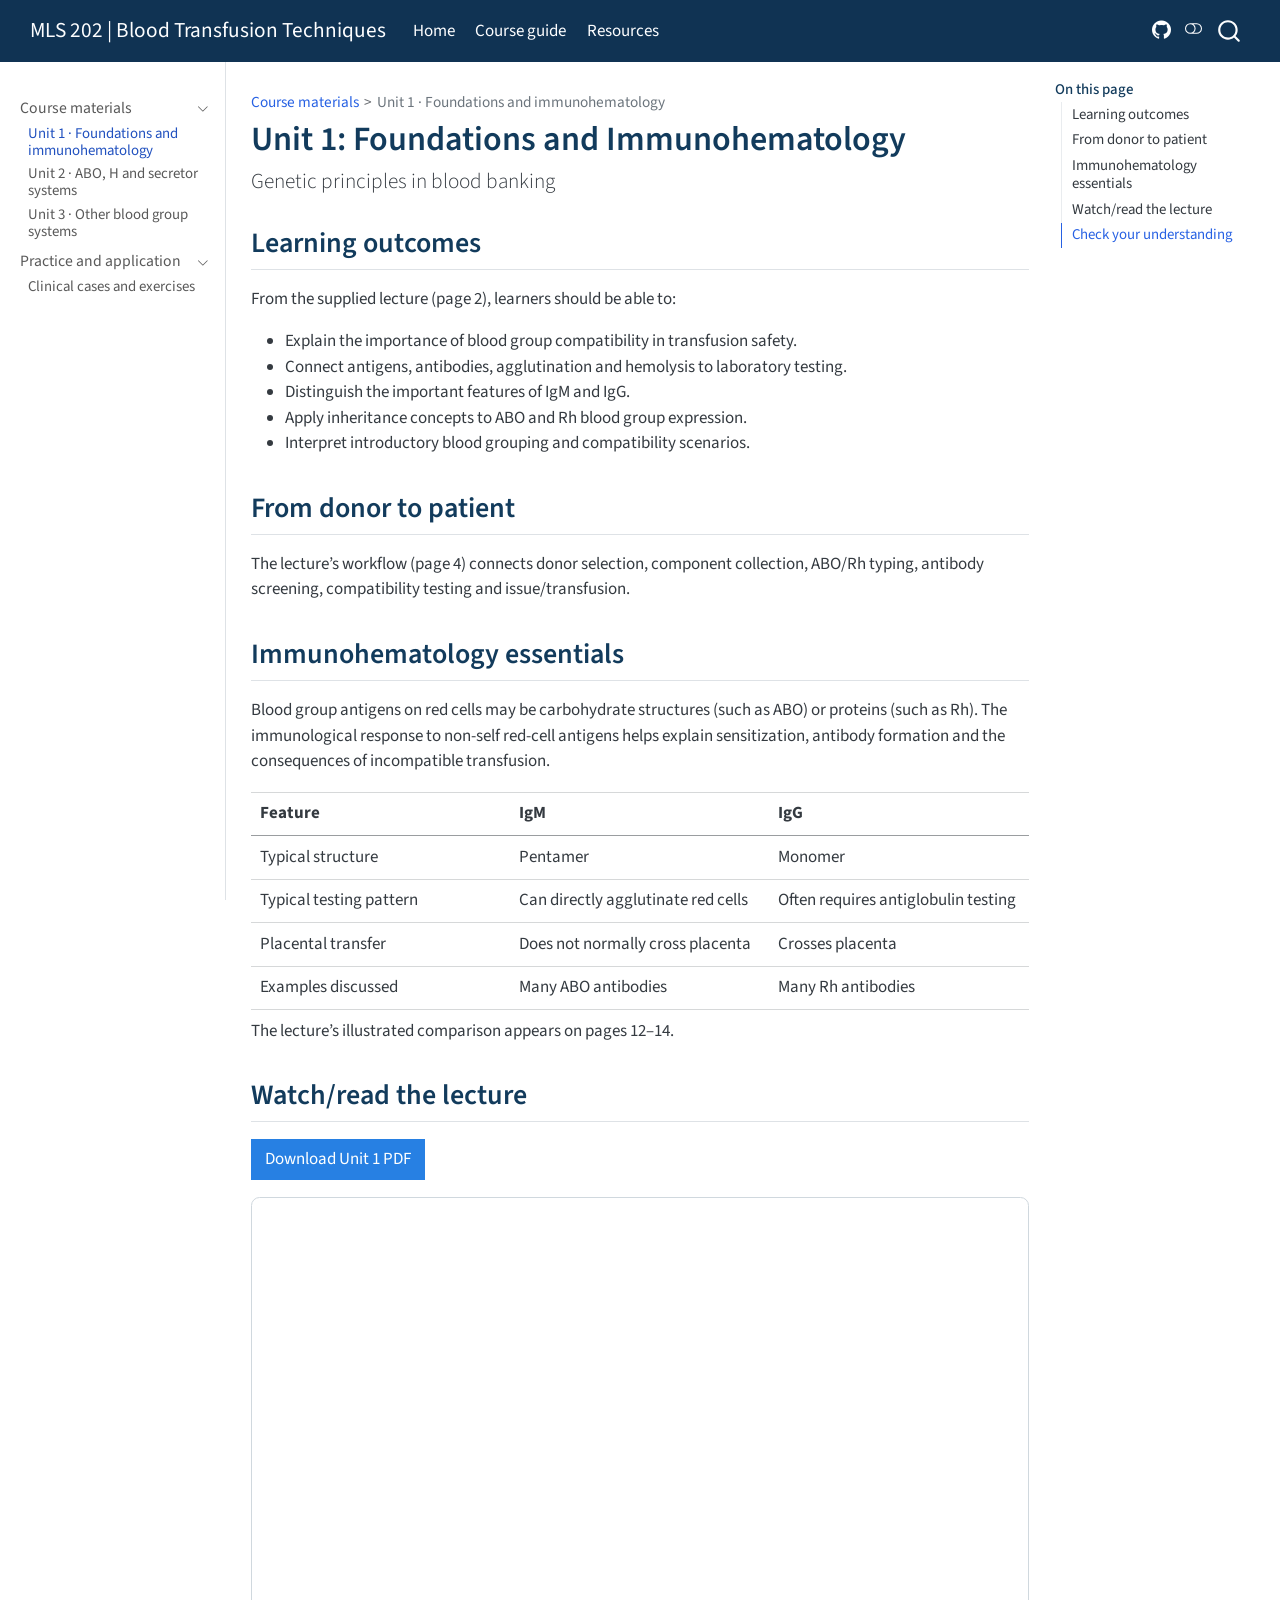
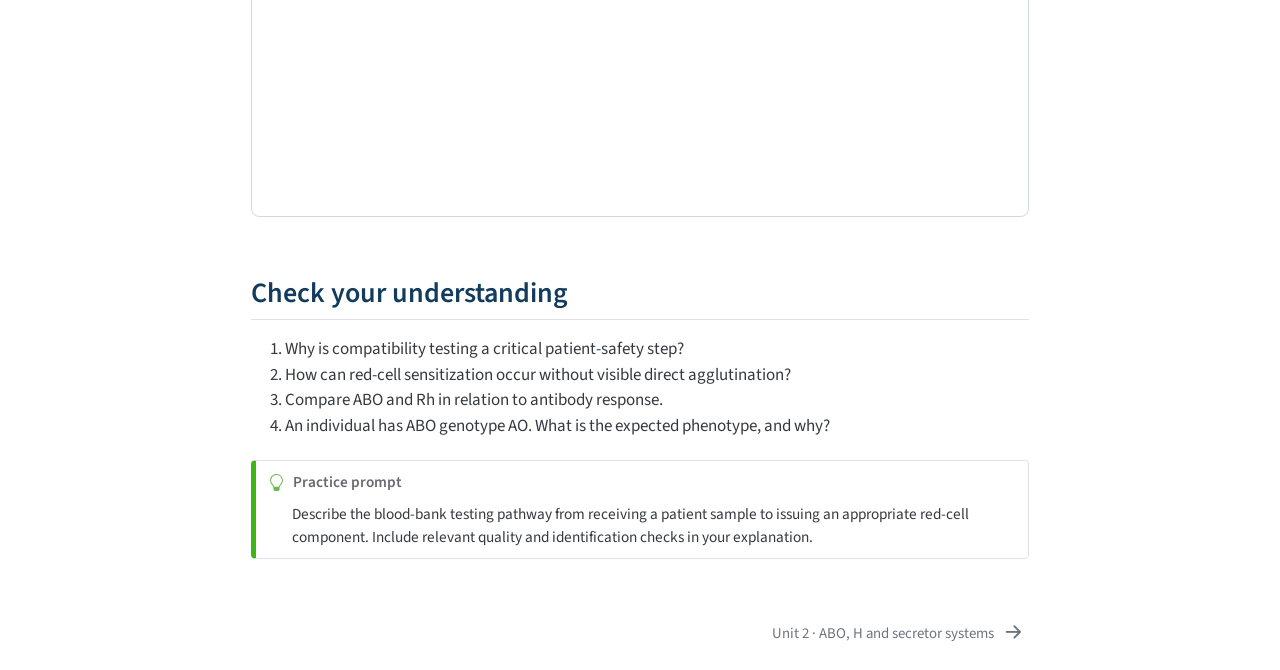
<file: docs/units/01-foundations.html>
<!DOCTYPE html>
<html xmlns="http://www.w3.org/1999/xhtml" lang="en" xml:lang="en"><head>

<meta charset="utf-8">
<meta name="generator" content="quarto-1.11.9">

<meta name="viewport" content="width=device-width, initial-scale=1.0, user-scalable=yes">


<title>Unit 1: Foundations and Immunohematology – MLS 202 | Blood Transfusion Techniques</title>
<style>
/* Default styles provided by pandoc.
** See https://pandoc.org/MANUAL.html#variables-for-html for config info.
*/
span.smallcaps{font-variant: small-caps;}
div.columns{display: flex; gap: 1.5em;}
div.column{flex: auto;}
@media screen {
div.columns{gap: min(4vw, 1.5em);}
div.column{overflow-x: auto;}
}
div.hanging-indent{margin-left: 1.5em; text-indent: -1.5em;}
ul.task-list{list-style: none;}
ul.task-list li input[type="checkbox"] {
  width: 0.8em;
  margin: 0 0.8em 0.2em -1em; /* quarto-specific, see https://github.com/quarto-dev/quarto-cli/issues/4556 */ 
  vertical-align: middle;
}
</style>


<script src="../site_libs/quarto-nav/quarto-nav.js"></script>
<script src="../site_libs/quarto-nav/headroom.min.js"></script>
<script src="../site_libs/clipboard/clipboard.min.js"></script>
<script src="../site_libs/quarto-search/autocomplete.umd.js"></script>
<script src="../site_libs/quarto-search/fuse.min.js"></script>
<script src="../site_libs/quarto-search/quarto-search.js"></script>
<meta name="quarto:offset" content="../">
<link href="../units/02-blood-groups.html" rel="next">
<script src="../site_libs/quarto-html/quarto.js" type="module"></script>
<script src="../site_libs/quarto-html/tabsets/tabsets.js" type="module"></script>
<script src="../site_libs/quarto-html/scrollable-regions/scrollable-regions.js" type="module"></script>
<script src="../site_libs/quarto-html/popper.min.js"></script>
<script src="../site_libs/quarto-html/tippy.umd.min.js"></script>
<script src="../site_libs/quarto-html/anchor.min.js"></script>
<link href="../site_libs/quarto-html/tippy.css" rel="stylesheet">
<link href="../site_libs/quarto-html/quarto-syntax-highlighting-63b5708e65d6cd79cd7618c58d0c21e7.css" rel="stylesheet" class="quarto-color-scheme" id="quarto-text-highlighting-styles">
<link href="../site_libs/quarto-html/quarto-syntax-highlighting-dark-447e42e69aaa9833c0ba1b986f430b20.css" rel="stylesheet" class="quarto-color-scheme quarto-color-alternate" id="quarto-text-highlighting-styles">
<link href="../site_libs/quarto-html/quarto-syntax-highlighting-63b5708e65d6cd79cd7618c58d0c21e7.css" rel="stylesheet" class="quarto-color-scheme-extra" id="quarto-text-highlighting-styles">
<script src="../site_libs/bootstrap/bootstrap.min.js"></script>
<link href="../site_libs/bootstrap/bootstrap-icons.css" rel="stylesheet">
<link href="../site_libs/bootstrap/bootstrap-1d24bcbacae90c8c7e9c02b8ac9bde14.min.css" rel="stylesheet" append-hash="true" class="quarto-color-scheme" id="quarto-bootstrap" data-mode="light">
<link href="../site_libs/bootstrap/bootstrap-dark-d9f7f4750c30c0a6aed9a368220ab07c.min.css" rel="stylesheet" append-hash="true" class="quarto-color-scheme quarto-color-alternate" id="quarto-bootstrap" data-mode="dark">
<link href="../site_libs/bootstrap/bootstrap-1d24bcbacae90c8c7e9c02b8ac9bde14.min.css" rel="stylesheet" append-hash="true" class="quarto-color-scheme-extra" id="quarto-bootstrap" data-mode="light">
<script id="quarto-search-options" type="application/json">{
  "location": "navbar",
  "copy-button": false,
  "collapse-after": 3,
  "panel-placement": "end",
  "type": "overlay",
  "limit": 50,
  "keyboard-shortcut": [
    "f",
    "/",
    "s"
  ],
  "show-item-context": false,
  "language": {
    "search-no-results-text": "No results",
    "search-matching-documents-text": "matching documents",
    "search-copy-link-title": "Copy link to search",
    "search-hide-matches-text": "Hide additional matches",
    "search-more-match-text": "more match in this document",
    "search-more-matches-text": "more matches in this document",
    "search-clear-button-title": "Clear",
    "search-text-placeholder": "",
    "search-detached-cancel-button-title": "Cancel",
    "search-submit-button-title": "Submit",
    "search-label": "Search"
  }
}</script>
<style>html{ scroll-behavior: smooth; }</style>


<link rel="stylesheet" href="../styles.css">
</head>

<body class="nav-sidebar docked nav-fixed quarto-light"><a id="quarto-skip-link" class="visually-hidden-focusable" href="#quarto-document-content">Skip to main content</a><script id="quarto-html-before-body" type="application/javascript">
    const toggleBodyColorMode = (bsSheetEl) => {
      const mode = bsSheetEl.getAttribute("data-mode");
      const bodyEl = window.document.querySelector("body");
      if (mode === "dark") {
        bodyEl.classList.add("quarto-dark");
        bodyEl.classList.remove("quarto-light");
      } else {
        bodyEl.classList.add("quarto-light");
        bodyEl.classList.remove("quarto-dark");
      }
    }
    const toggleBodyColorPrimary = () => {
      const bsSheetEl = window.document.querySelector("link#quarto-bootstrap:not([rel=disabled-stylesheet])");
      if (bsSheetEl) {
        toggleBodyColorMode(bsSheetEl);
      }
    }
    const setColorSchemeToggle = (alternate) => {
      const toggles = window.document.querySelectorAll('.quarto-color-scheme-toggle');
      for (let i=0; i < toggles.length; i++) {
        const toggle = toggles[i];
        if (toggle) {
          toggle.setAttribute("aria-checked", alternate ? "true" : "false");
          if (alternate) {
            toggle.classList.add("alternate");
          } else {
            toggle.classList.remove("alternate");
          }
        }
      }
    };
    const toggleColorMode = (alternate) => {
      // Switch the stylesheets
      const primaryStylesheets = window.document.querySelectorAll('link.quarto-color-scheme:not(.quarto-color-alternate)');
      const alternateStylesheets = window.document.querySelectorAll('link.quarto-color-scheme.quarto-color-alternate');
      manageTransitions('#quarto-margin-sidebar .nav-link', false);
      if (alternate) {
        // note: dark is layered on light, we don't disable primary!
        enableStylesheet(alternateStylesheets);
        for (const sheetNode of alternateStylesheets) {
          if (sheetNode.id === "quarto-bootstrap") {
            toggleBodyColorMode(sheetNode);
          }
        }
      } else {
        disableStylesheet(alternateStylesheets);
        enableStylesheet(primaryStylesheets)
        toggleBodyColorPrimary();
      }
      manageTransitions('#quarto-margin-sidebar .nav-link', true);
      // Switch the toggles
      setColorSchemeToggle(alternate)
    }
    // Hack to workaround the fact that safari doesn't
    // properly recolor the scrollbar when toggling (#1455).
    // Not run on load: stylesheets are set before first paint there, and
    // scrolling would undo the scroll to a URL fragment (#14973).
    // The one pixel nudge keeps the reader where they were.
    const refreshSafariScrollbar = () => {
      if (navigator.userAgent.indexOf('Safari') > 0 && navigator.userAgent.indexOf('Chrome') == -1) {
        manageTransitions("body", false);
        const scrollY = window.scrollY;
        window.scrollTo(0, scrollY > 0 ? scrollY - 1 : 1);
        setTimeout(() => {
          window.scrollTo(0, scrollY);
          manageTransitions("body", true);
        }, 40);
      }
    }
    const disableStylesheet = (stylesheets) => {
      for (let i=0; i < stylesheets.length; i++) {
        const stylesheet = stylesheets[i];
        stylesheet.rel = 'disabled-stylesheet';
      }
    }
    const enableStylesheet = (stylesheets) => {
      for (let i=0; i < stylesheets.length; i++) {
        const stylesheet = stylesheets[i];
        if(stylesheet.rel !== 'stylesheet') { // for Chrome, which will still FOUC without this check
          stylesheet.rel = 'stylesheet';
        }
      }
    }
    const manageTransitions = (selector, allowTransitions) => {
      const els = window.document.querySelectorAll(selector);
      for (let i=0; i < els.length; i++) {
        const el = els[i];
        if (allowTransitions) {
          el.classList.remove('notransition');
        } else {
          el.classList.add('notransition');
        }
      }
    }
    const isFileUrl = () => {
      return window.location.protocol === 'file:';
    }
    const hasAlternateSentinel = () => {
      let styleSentinel = getColorSchemeSentinel();
      if (styleSentinel !== null) {
        return styleSentinel === "alternate";
      } else {
        return false;
      }
    }
    const setStyleSentinel = (alternate) => {
      const value = alternate ? "alternate" : "default";
      if (!isFileUrl()) {
        window.localStorage.setItem("quarto-color-scheme", value);
      } else {
        localAlternateSentinel = value;
      }
    }
    const getColorSchemeSentinel = () => {
      if (!isFileUrl()) {
        const storageValue = window.localStorage.getItem("quarto-color-scheme");
        return storageValue != null ? storageValue : localAlternateSentinel;
      } else {
        return localAlternateSentinel;
      }
    }
    const toggleGiscusIfUsed = (isAlternate, darkModeDefault) => {
      const baseTheme = document.querySelector('#giscus-base-theme')?.value ?? 'light';
      const alternateTheme = document.querySelector('#giscus-alt-theme')?.value ?? 'dark';
      let newTheme = '';
      if(authorPrefersDark) {
        newTheme = isAlternate ? baseTheme : alternateTheme;
      } else {
        newTheme = isAlternate ? alternateTheme : baseTheme;
      }
      const changeGiscusTheme = () => {
        // From: https://github.com/giscus/giscus/issues/336
        const sendMessage = (message) => {
          const iframe = document.querySelector('iframe.giscus-frame');
          if (!iframe) return;
          iframe.contentWindow.postMessage({ giscus: message }, 'https://giscus.app');
        }
        sendMessage({
          setConfig: {
            theme: newTheme
          }
        });
      }
      const isGiscussLoaded = window.document.querySelector('iframe.giscus-frame') !== null;
      if (isGiscussLoaded) {
        changeGiscusTheme();
      }
    };
    const authorPrefersDark = false;
    const darkModeDefault = authorPrefersDark;
      document.querySelector('link#quarto-text-highlighting-styles.quarto-color-scheme-extra').rel = 'disabled-stylesheet';
      document.querySelector('link#quarto-bootstrap.quarto-color-scheme-extra').rel = 'disabled-stylesheet';
    let localAlternateSentinel = darkModeDefault ? 'alternate' : 'default';
    // Dark / light mode switch
    window.quartoToggleColorScheme = () => {
      // Read the current dark / light value
      let toAlternate = !hasAlternateSentinel();
      toggleColorMode(toAlternate);
      refreshSafariScrollbar();
      setStyleSentinel(toAlternate);
      toggleGiscusIfUsed(toAlternate, darkModeDefault);
      window.dispatchEvent(new Event('resize'));
    };
    // Switch to dark mode if need be
    if (hasAlternateSentinel()) {
      toggleColorMode(true);
    } else {
      toggleColorMode(false);
    }
  </script>

<div id="quarto-search-results"></div>
  <header id="quarto-header" class="headroom fixed-top">
    <nav class="navbar navbar-expand-lg " data-bs-theme="dark" aria-label="Site">
      <div class="navbar-container container-fluid">
      <div class="navbar-brand-container mx-auto">
    <a class="navbar-brand" href="../index.html">
    <span class="navbar-title">MLS 202 | Blood Transfusion Techniques</span>
    </a>
  </div>
          <button class="navbar-toggler" type="button" data-bs-toggle="collapse" data-bs-target="#navbarCollapse" aria-controls="navbarCollapse" aria-expanded="false" aria-label="Toggle navigation" onclick="if (window.quartoToggleHeadroom) { window.quartoToggleHeadroom(); }">
  <span class="navbar-toggler-icon"></span>
</button>
          <div class="collapse navbar-collapse" id="navbarCollapse">
            <ul class="navbar-nav navbar-nav-scroll me-auto">
  <li class="nav-item">
    <a class="nav-link" href="../index.html"> 
<span class="menu-text">Home</span></a>
  </li>  
  <li class="nav-item">
    <a class="nav-link" href="../syllabus.html"> 
<span class="menu-text">Course guide</span></a>
  </li>  
  <li class="nav-item">
    <a class="nav-link" href="../resources.html"> 
<span class="menu-text">Resources</span></a>
  </li>  
</ul>
            <ul class="navbar-nav navbar-nav-scroll ms-auto">
  <li class="nav-item compact">
    <a class="nav-link" href="https://github.com/BonganiBD/mls202-blood-transfusion"> <i class="bi bi-github" role="img" aria-label="Source code">
</i> 
<span class="menu-text"></span></a>
  </li>  
</ul>
          </div> <!-- /navcollapse -->
            <div class="quarto-navbar-tools">
  <button type="button" role="switch" aria-checked="false" class="quarto-color-scheme-toggle quarto-navigation-tool  px-1" onclick="window.quartoToggleColorScheme(); return false;" title="Toggle dark mode" aria-label="Toggle dark mode"><i class="bi"></i></button>
</div>
            <div id="quarto-search" class="" title="Search"></div>
      </div> <!-- /container-fluid -->
    </nav>
  <nav class="quarto-secondary-nav" aria-label="Toolbar">
    <div class="container-fluid d-flex">
      <button type="button" class="quarto-btn-toggle btn" data-bs-toggle="collapse" role="button" data-bs-target=".quarto-sidebar-collapse-item" aria-controls="quarto-sidebar" aria-expanded="false" aria-label="Toggle sidebar navigation" onclick="if (window.quartoToggleHeadroom) { window.quartoToggleHeadroom(); }">
        <i class="bi bi-layout-text-sidebar-reverse"></i>
      </button>
        <nav class="quarto-page-breadcrumbs" aria-label="Breadcrumbs"><ol class="breadcrumb"><li class="breadcrumb-item"><a href="../units/01-foundations.html">Course materials</a></li><li class="breadcrumb-item"><a href="../units/01-foundations.html">Unit 1 · Foundations and immunohematology</a></li></ol></nav>
        <a class="flex-grow-1" data-bs-toggle="collapse" data-bs-target=".quarto-sidebar-collapse-item" onclick="if (window.quartoToggleHeadroom) { window.quartoToggleHeadroom(); }">      
        </a>
    </div>
  </nav>
</header>
<!-- content -->
<div id="quarto-content" class="quarto-container page-columns page-rows-contents page-layout-article page-navbar">
<!-- sidebar -->
  <nav id="quarto-sidebar" class="sidebar collapse collapse-horizontal quarto-sidebar-collapse-item sidebar-navigation docked overflow-auto" aria-label="Section">
    <div class="sidebar-menu-container"> 
    <ul class="list-unstyled mt-1">
        <li class="sidebar-item sidebar-item-section">
      <div class="sidebar-item-container"> 
            <button type="button" class="sidebar-item-text sidebar-item-toggle sidebar-link text-start" data-bs-toggle="collapse" data-bs-target="#quarto-sidebar-section-1" aria-controls="quarto-sidebar-section-1" aria-expanded="true">
 <span class="menu-text" id="quarto-sidebar-section-1-label">Course materials</span><i class="bi bi-chevron-right" aria-hidden="true"></i></button>
      </div>
      <ul id="quarto-sidebar-section-1" aria-labelledby="quarto-sidebar-section-1-label" class="collapse list-unstyled sidebar-section depth1 show">  
          <li class="sidebar-item">
  <div class="sidebar-item-container"> 
  <a href="../units/01-foundations.html" class="sidebar-item-text sidebar-link active">
 <span class="menu-text">Unit 1 · Foundations and immunohematology</span></a>
  </div>
</li>
          <li class="sidebar-item">
  <div class="sidebar-item-container"> 
  <a href="../units/02-blood-groups.html" class="sidebar-item-text sidebar-link">
 <span class="menu-text">Unit 2 · ABO, H and secretor systems</span></a>
  </div>
</li>
          <li class="sidebar-item">
  <div class="sidebar-item-container"> 
  <a href="../units/03-other-systems.html" class="sidebar-item-text sidebar-link">
 <span class="menu-text">Unit 3 · Other blood group systems</span></a>
  </div>
</li>
      </ul>
  </li>
        <li class="sidebar-item sidebar-item-section">
      <div class="sidebar-item-container"> 
            <button type="button" class="sidebar-item-text sidebar-item-toggle sidebar-link text-start" data-bs-toggle="collapse" data-bs-target="#quarto-sidebar-section-2" aria-controls="quarto-sidebar-section-2" aria-expanded="true">
 <span class="menu-text" id="quarto-sidebar-section-2-label">Practice and application</span><i class="bi bi-chevron-right" aria-hidden="true"></i></button>
      </div>
      <ul id="quarto-sidebar-section-2" aria-labelledby="quarto-sidebar-section-2-label" class="collapse list-unstyled sidebar-section depth1 show">  
          <li class="sidebar-item">
  <div class="sidebar-item-container"> 
  <a href="../units/04-cases.html" class="sidebar-item-text sidebar-link">
 <span class="menu-text">Clinical cases and exercises</span></a>
  </div>
</li>
      </ul>
  </li>
    </ul>
    </div>
</nav>
<div id="quarto-sidebar-glass" class="quarto-sidebar-collapse-item" data-bs-toggle="collapse" data-bs-target=".quarto-sidebar-collapse-item"></div>
<!-- margin-sidebar -->
    <div id="quarto-margin-sidebar" class="sidebar margin-sidebar">
        <nav id="TOC" role="doc-toc" aria-labelledby="toc-title" class="toc-active">
    <h2 id="toc-title">On this page</h2>
   
  <ul>
  <li><a href="#learning-outcomes" id="toc-learning-outcomes" class="nav-link active" data-scroll-target="#learning-outcomes">Learning outcomes</a></li>
  <li><a href="#from-donor-to-patient" id="toc-from-donor-to-patient" class="nav-link" data-scroll-target="#from-donor-to-patient">From donor to patient</a></li>
  <li><a href="#immunohematology-essentials" id="toc-immunohematology-essentials" class="nav-link" data-scroll-target="#immunohematology-essentials">Immunohematology essentials</a></li>
  <li><a href="#watchread-the-lecture" id="toc-watchread-the-lecture" class="nav-link" data-scroll-target="#watchread-the-lecture">Watch/read the lecture</a></li>
  <li><a href="#check-your-understanding" id="toc-check-your-understanding" class="nav-link" data-scroll-target="#check-your-understanding">Check your understanding</a></li>
  </ul>
</nav>
    </div>
<!-- main -->
<main class="content" id="quarto-document-content" tabindex="-1">


<header id="title-block-header" class="quarto-title-block default"><nav class="quarto-page-breadcrumbs quarto-title-breadcrumbs d-none d-lg-block" aria-label="Breadcrumbs"><ol class="breadcrumb"><li class="breadcrumb-item"><a href="../units/01-foundations.html">Course materials</a></li><li class="breadcrumb-item"><a href="../units/01-foundations.html">Unit 1 · Foundations and immunohematology</a></li></ol></nav>
<div class="quarto-title">
<h1 class="title">Unit 1: Foundations and Immunohematology</h1>
<p class="subtitle lead">Genetic principles in blood banking</p>
</div>



<div class="quarto-title-meta">

    
  
    
  </div>
  


</header>


<section id="learning-outcomes" class="level2">
<h2 class="anchored" data-anchor-id="learning-outcomes">Learning outcomes</h2>
<p>From the supplied lecture (page 2), learners should be able to:</p>
<ul>
<li>Explain the importance of blood group compatibility in transfusion safety.</li>
<li>Connect antigens, antibodies, agglutination and hemolysis to laboratory testing.</li>
<li>Distinguish the important features of IgM and IgG.</li>
<li>Apply inheritance concepts to ABO and Rh blood group expression.</li>
<li>Interpret introductory blood grouping and compatibility scenarios.</li>
</ul>
</section>
<section id="from-donor-to-patient" class="level2">
<h2 class="anchored" data-anchor-id="from-donor-to-patient">From donor to patient</h2>
<p>The lecture’s workflow (page 4) connects donor selection, component collection, ABO/Rh typing, antibody screening, compatibility testing and issue/transfusion.</p>
</section>
<section id="immunohematology-essentials" class="level2">
<h2 class="anchored" data-anchor-id="immunohematology-essentials">Immunohematology essentials</h2>
<p>Blood group antigens on red cells may be carbohydrate structures (such as ABO) or proteins (such as Rh). The immunological response to non-self red-cell antigens helps explain sensitization, antibody formation and the consequences of incompatible transfusion.</p>
<table class="caption-top table">
<colgroup>
<col style="width: 33%">
<col style="width: 33%">
<col style="width: 33%">
</colgroup>
<thead>
<tr class="header">
<th>Feature</th>
<th>IgM</th>
<th>IgG</th>
</tr>
</thead>
<tbody>
<tr class="odd">
<td>Typical structure</td>
<td>Pentamer</td>
<td>Monomer</td>
</tr>
<tr class="even">
<td>Typical testing pattern</td>
<td>Can directly agglutinate red cells</td>
<td>Often requires antiglobulin testing</td>
</tr>
<tr class="odd">
<td>Placental transfer</td>
<td>Does not normally cross placenta</td>
<td>Crosses placenta</td>
</tr>
<tr class="even">
<td>Examples discussed</td>
<td>Many ABO antibodies</td>
<td>Many Rh antibodies</td>
</tr>
</tbody>
</table>
<p>The lecture’s illustrated comparison appears on pages 12–14.</p>
</section>
<section id="watchread-the-lecture" class="level2">
<h2 class="anchored" data-anchor-id="watchread-the-lecture">Watch/read the lecture</h2>
<p><a href="../assets/slides/unit-1-foundations.pdf" class="btn btn-primary">Download Unit 1 PDF</a></p>
<iframe class="pdf-embed" src="../assets/slides/unit-1-foundations.pdf" title="Unit 1 lecture slides">
</iframe>
</section>
<section id="check-your-understanding" class="level2">
<h2 class="anchored" data-anchor-id="check-your-understanding">Check your understanding</h2>
<ol type="1">
<li>Why is compatibility testing a critical patient-safety step?</li>
<li>How can red-cell sensitization occur without visible direct agglutination?</li>
<li>Compare ABO and Rh in relation to antibody response.</li>
<li>An individual has ABO genotype AO. What is the expected phenotype, and why?</li>
</ol>
<div class="callout callout-style-simple callout-tip callout-titled">
<div class="callout-header d-flex align-content-center">
<div class="callout-icon-container">
<i class="callout-icon"></i>
</div>
<div class="callout-title-container flex-fill">
<span class="screen-reader-only">Tip</span>Practice prompt
</div>
</div>
<div class="callout-body-container callout-body">
<p>Describe the blood-bank testing pathway from receiving a patient sample to issuing an appropriate red-cell component. Include relevant quality and identification checks in your explanation.</p>
</div>
</div>


</section>

</main> <!-- /main -->
<script id="quarto-html-after-body" type="application/javascript">
  window.document.addEventListener("DOMContentLoaded", function (event) {
    // Ensure there is a toggle, if there isn't float one in the top right
    if (window.document.querySelector('.quarto-color-scheme-toggle') === null) {
      const toggle = window.document.createElement('button');
      toggle.type = "button";
      toggle.setAttribute("role", "switch");
      toggle.setAttribute("aria-checked", "false");
      toggle.classList.add('top-right');
      toggle.classList.add('quarto-color-scheme-toggle');
      toggle.setAttribute("aria-label", "Toggle dark mode");
      toggle.onclick = function() { try { window.quartoToggleColorScheme(); } catch {} return false; };
      const i = window.document.createElement("i");
      i.classList.add('bi');
      toggle.appendChild(i);
      // Put the toggle in a landmark of its own, so that landmark navigation
      // can reach it.
      //
      // The container is always a fresh direct child of body, and the toggle is
      // never moved into page furniture that the theme or the author controls.
      // The toggle is positioned against the page, so any ancestor that
      // establishes a containing block captures it: a positioned element or a
      // grid for position: absolute, and transform, filter, will-change or
      // contain for position: fixed. A direct child of body has none of these
      // to inherit, and the shift when one appears is silent and visual.
      //
      // ARIA says a document should have at most one banner, and axe reports a
      // duplicate whether or not the banners carry distinct labels. So use a
      // header when the page has no banner yet, and a named region otherwise.
      //
      // A header is a banner wherever it sits, unless it is inside sectioning
      // content, so this cannot just look at the children of body: a custom
      // page layout wraps the title block header in a plain div. An explicit
      // role="banner" always counts.
      const sectioning = 'article, aside, main, nav, section, [role="article"], [role="complementary"], [role="main"], [role="navigation"], [role="region"]';
      const hasBanner = Array.from(
        window.document.querySelectorAll('header:not([role]), [role="banner"]')
      ).some(function(el) {
        return el.hasAttribute("role") || el.closest(sectioning) === null;
      });
      const container = window.document.createElement(hasBanner ? "div" : "header");
      if (hasBanner) {
        container.setAttribute("role", "region");
        container.setAttribute("aria-label", "Toggle dark mode");
      }
      container.classList.add('quarto-color-scheme-toggle-container');
      container.appendChild(toggle);
      window.document.body.appendChild(container);
    }
    setColorSchemeToggle(hasAlternateSentinel())
    const icon = "";
    const anchorJS = new window.AnchorJS();
    anchorJS.options = {
      placement: 'right',
      icon: icon
    };
    anchorJS.add('.anchored');
    const isCodeAnnotation = (el) => {
      for (const clz of el.classList) {
        if (clz.startsWith('code-annotation-')) {                     
          return true;
        }
      }
      return false;
    }
    const onCopySuccess = function(e) {
      // button target
      const button = e.trigger;
      // don't keep focus
      button.blur();
      // flash "checked"
      button.classList.add('code-copy-button-checked');
      var currentTitle = button.getAttribute("title");
      button.setAttribute("title", "Copied!");
      let tooltip;
      if (window.bootstrap) {
        button.setAttribute("data-bs-toggle", "tooltip");
        button.setAttribute("data-bs-placement", "left");
        button.setAttribute("data-bs-title", "Copied!");
        tooltip = new bootstrap.Tooltip(button, 
          { trigger: "manual", 
            customClass: "code-copy-button-tooltip",
            offset: [0, -8]});
        tooltip.show();    
      }
      setTimeout(function() {
        if (tooltip) {
          tooltip.hide();
          button.removeAttribute("data-bs-title");
          button.removeAttribute("data-bs-toggle");
          button.removeAttribute("data-bs-placement");
        }
        button.setAttribute("title", currentTitle);
        button.classList.remove('code-copy-button-checked');
      }, 1000);
      // clear code selection
      e.clearSelection();
    }
    const getTextToCopy = function(trigger) {
      const outerScaffold = trigger.parentElement.cloneNode(true);
      const codeEl = outerScaffold.querySelector('code');
      for (const childEl of codeEl.children) {
        if (isCodeAnnotation(childEl)) {
          childEl.remove();
        }
      }
      return codeEl.innerText;
    }
    const clipboard = new window.ClipboardJS('.code-copy-button:not([data-in-quarto-modal])', {
      text: getTextToCopy
    });
    clipboard.on('success', onCopySuccess);
    if (window.document.getElementById('quarto-embedded-source-code-modal')) {
      const clipboardModal = new window.ClipboardJS('.code-copy-button[data-in-quarto-modal]', {
        text: getTextToCopy,
        container: window.document.getElementById('quarto-embedded-source-code-modal')
      });
      clipboardModal.on('success', onCopySuccess);
    }
      var localhostRegex = new RegExp(/^(?:http|https):\/\/localhost\:?[0-9]*\//);
      var mailtoRegex = new RegExp(/^mailto:/);
        var filterRegex = new RegExp("https:\/\/BonganiBD\.github\.io\/mls202-blood-transfusion\/");
      const newWindowLabel = "(opens in a new tab)";
      const newWindowNoteId = "quarto-ext-newwindow-label";
      // Links reference one hidden label through aria-describedby, so the
      // announcement never changes their accessible name.
      var describeNewWindow = (link) => {
        if (!window.document.getElementById(newWindowNoteId)) {
          var newWindowNote = window.document.createElement("span");
          newWindowNote.id = newWindowNoteId;
          newWindowNote.hidden = true;
          newWindowNote.textContent = newWindowLabel;
          window.document.body.appendChild(newWindowNote);
        }
        var describedBy = (link.getAttribute("aria-describedby") || "").split(/\s+/).filter(Boolean);
        if (!describedBy.includes(newWindowNoteId)) {
          describedBy.push(newWindowNoteId);
          link.setAttribute("aria-describedby", describedBy.join(" "));
        }
      }
      var isInternal = (href) => {
          return filterRegex.test(href) || localhostRegex.test(href) || mailtoRegex.test(href);
      }
      // Inspect non-navigation links and adorn them if external
      window.quartoDecorateExternalLinks = function (root) {
     var links = (root || window.document).querySelectorAll('a[href]:not(.nav-link):not(.navbar-brand):not(.toc-action):not(.sidebar-link):not(.sidebar-item-toggle):not(.pagination-link):not(.no-external):not([aria-hidden]):not(.dropdown-item):not(.quarto-navigation-tool):not(.about-link)');
      for (var i=0; i<links.length; i++) {
        const link = links[i];
        if (!isInternal(link.href)) {
          // undo the damage that might have been done by quarto-nav.js in the case of
          // links that we want to consider external
          if (link.dataset.originalHref !== undefined) {
            link.href = link.dataset.originalHref;
          }
            // target, if specified
            link.setAttribute("target", "_blank");
            if (link.getAttribute("rel") === null) {
              link.setAttribute("rel", "noopener");
            }
            describeNewWindow(link);
          if (!link.classList.contains('no-external-icon')) {
          }
        }
      }
      };
      window.quartoDecorateExternalLinks(window.document);
    // Esc closes the popup (WCAG 1.4.13) and focus leaving both trigger and
    // popup closes it (WCAG 2.4.11); tippy handles neither for interactive popups.
    const hideOnEscAndFocusOut = {
      name: 'hideOnEscAndFocusOut',
      defaultValue: true,
      fn(instance) {
        const dismiss = () => {
          // A show scheduled by the trigger delay would otherwise reopen it
          instance.clearDelayTimeouts();
          instance.hide();
        };
        const onKeyDown = (event) => {
          if (event.key !== 'Escape') {
            return;
          }
          // Keep Esc from also reaching page handlers (e.g. reveal.js overview),
          // except an open reveal.js slide menu, which Esc should close too.
          // The menu handles keys only when its keyboard option is on.
          const menuHandlesEsc = window.Reveal?.getPlugin?.('menu')?.isOpen() &&
            window.Reveal.getConfig().menu?.keyboard !== false;
          if (!menuHandlesEsc) {
            event.stopPropagation();
          }
          if (instance.popper.contains(window.document.activeElement)) {
            // Disabled while refocusing so the focus trigger does not reopen it
            instance.disable();
            instance.reference.focus();
            instance.enable();
          }
          dismiss();
        };
        const onFocusOut = (event) => {
          const target = event.relatedTarget;
          if (target && !instance.reference.contains(target) &&
              !instance.popper.contains(target)) {
            dismiss();
          }
        };
        // On the trigger too: a click trigger (code-annotations: select) has no
        // blur handling. Attached for the instance's lifetime so leaving the
        // trigger also cancels a show still pending on the trigger delay.
        instance.reference.addEventListener('focusout', onFocusOut);
        return {
          onShow() {
            window.document.addEventListener('keydown', onKeyDown, true);
            instance.popper.addEventListener('focusout', onFocusOut);
          },
          onHide() {
            window.document.removeEventListener('keydown', onKeyDown, true);
            instance.popper.removeEventListener('focusout', onFocusOut);
          },
          onDestroy() {
            instance.reference.removeEventListener('focusout', onFocusOut);
          },
        };
      },
    };
    function tippyHover(el, contentFn, onTriggerFn, onUntriggerFn) {
      const config = {
        allowHTML: true,
        maxWidth: 500,
        delay: 100,
        arrow: false,
        appendTo: function(el) {
            return el.parentElement;
        },
        interactive: true,
        interactiveBorder: 10,
        theme: 'quarto',
        placement: 'bottom-start',
        plugins: [hideOnEscAndFocusOut],
      };
      if (contentFn) {
        config.content = contentFn;
      }
      if (onTriggerFn) {
        config.onTrigger = onTriggerFn;
      }
      if (onUntriggerFn) {
        config.onUntrigger = onUntriggerFn;
      }
      window.tippy(el, config); 
    }
    const noterefs = window.document.querySelectorAll('a[role="doc-noteref"]');
    for (var i=0; i<noterefs.length; i++) {
      const ref = noterefs[i];
      tippyHover(ref, function() {
        // use id or data attribute instead here
        let href = ref.getAttribute('data-footnote-href') || ref.getAttribute('href');
        try { href = new URL(href).hash; } catch {}
        const id = href.replace(/^#\/?/, "");
        const note = window.document.getElementById(id);
        if (note) {
          return note.innerHTML;
        } else {
          return "";
        }
      });
    }
    const xrefs = window.document.querySelectorAll('a.quarto-xref');
    const processXRef = (id, note) => {
      // Strip column container classes
      const stripColumnClz = (el) => {
        el.classList.remove("page-full", "page-columns");
        if (el.children) {
          for (const child of el.children) {
            stripColumnClz(child);
          }
        }
      }
      stripColumnClz(note)
      if (id === null || id.startsWith('sec-')) {
        // Special case sections, only their first couple elements
        const container = document.createElement("div");
        if (note.children && note.children.length > 2) {
          container.appendChild(note.children[0].cloneNode(true));
          for (let i = 1; i < note.children.length; i++) {
            const child = note.children[i];
            if (child.tagName === "P" && child.innerText === "") {
              continue;
            } else {
              container.appendChild(child.cloneNode(true));
              break;
            }
          }
          if (window.Quarto?.typesetMath) {
            window.Quarto.typesetMath(container);
          }
          return container.innerHTML
        } else {
          if (window.Quarto?.typesetMath) {
            window.Quarto.typesetMath(note);
          }
          return note.innerHTML;
        }
      } else {
        // Remove any anchor links if they are present
        const anchorLink = note.querySelector('a.anchorjs-link');
        if (anchorLink) {
          anchorLink.remove();
        }
        if (window.Quarto?.typesetMath) {
          window.Quarto.typesetMath(note);
        }
        if (note.classList.contains("callout")) {
          return note.outerHTML;
        } else {
          return note.innerHTML;
        }
      }
    }
    for (var i=0; i<xrefs.length; i++) {
      const xref = xrefs[i];
      tippyHover(xref, undefined, function(instance) {
        instance.disable();
        let url = xref.getAttribute('href');
        let hash = undefined; 
        if (url.startsWith('#')) {
          hash = url;
        } else {
          try { hash = new URL(url).hash; } catch {}
        }
        if (hash) {
          const id = hash.replace(/^#\/?/, "");
          const note = window.document.getElementById(id);
          if (note !== null) {
            try {
              const html = processXRef(id, note.cloneNode(true));
              instance.setContent(html);
            } finally {
              instance.enable();
              instance.show();
            }
          } else {
            // See if we can fetch this
            fetch(url.split('#')[0])
            .then(res => res.text())
            .then(html => {
              const parser = new DOMParser();
              const htmlDoc = parser.parseFromString(html, "text/html");
              const note = htmlDoc.getElementById(id);
              if (note !== null) {
                const html = processXRef(id, note);
                instance.setContent(html);
              } 
            }).finally(() => {
              instance.enable();
              instance.show();
            });
          }
        } else {
          // See if we can fetch a full url (with no hash to target)
          // This is a special case and we should probably do some content thinning / targeting
          fetch(url)
          .then(res => res.text())
          .then(html => {
            const parser = new DOMParser();
            const htmlDoc = parser.parseFromString(html, "text/html");
            const note = htmlDoc.querySelector('main.content');
            if (note !== null) {
              // This should only happen for chapter cross references
              // (since there is no id in the URL)
              // remove the first header
              if (note.children.length > 0 && note.children[0].tagName === "HEADER") {
                note.children[0].remove();
              }
              const html = processXRef(null, note);
              instance.setContent(html);
            } 
          }).finally(() => {
            instance.enable();
            instance.show();
          });
        }
      }, function(instance) {
      });
    }
        let selectedAnnoteEl;
        const selectorForAnnotation = ( cell, annotation) => {
          let cellAttr = 'data-code-cell="' + cell + '"';
          let lineAttr = 'data-code-annotation="' +  annotation + '"';
          const selector = 'span[' + cellAttr + '][' + lineAttr + ']';
          return selector;
        }
        const selectCodeLines = (annoteEl) => {
          const doc = window.document;
          const targetCell = annoteEl.getAttribute("data-target-cell");
          const targetAnnotation = annoteEl.getAttribute("data-target-annotation");
          const annoteSpan = window.document.querySelector(selectorForAnnotation(targetCell, targetAnnotation));
          const lines = annoteSpan.getAttribute("data-code-lines").split(",");
          const lineIds = lines.map((line) => {
            return targetCell + "-" + line;
          })
          // Each band is positioned against its own containing block, which is
          // not the offsetParent of the lines, so place it from client rects.
          const placeBand = (band, firstEl, lastEl, codeBlock) => {
            const container = band.offsetParent;
            if (container === null) {
              return;
            }
            const containerRect = container.getBoundingClientRect();
            // Reveal.js scales slides with a transform, so convert client
            // pixels back to the CSS pixels of the container.
            const scale = containerRect.height / container.offsetHeight || 1;
            const firstRect = firstEl.getBoundingClientRect();
            const lastRect = lastEl.getBoundingClientRect();
            const top = (firstRect.top - containerRect.top) / scale - container.clientTop + container.scrollTop;
            const height = (lastRect.bottom - firstRect.top) / scale;
            band.style.top = top - 2 + "px";
            band.style.height = height + 4 + "px";
            if (codeBlock) {
              // Without the copy button wrapper, the containing block is wider
              // than the code block, so span the code block explicitly.
              const blockRect = codeBlock.getBoundingClientRect();
              band.style.left = (blockRect.left - containerRect.left) / scale - container.clientLeft + container.scrollLeft + "px";
              band.style.width = blockRect.width / scale + "px";
            }
          };
          if (lineIds.length > 0) {
            const el = window.document.getElementById(lineIds[0]);
            const lastEl = window.document.getElementById(lineIds[lineIds.length - 1]);
            const parent = el.parentElement.parentElement;
            // cook up a div (if necessary) and position it
            let div = window.document.getElementById("code-annotation-line-highlight");
            if (div === null) {
              div = window.document.createElement("div");
              div.setAttribute("id", "code-annotation-line-highlight");
              div.style.position = 'absolute';
              parent.appendChild(div);
            }
            placeBand(div, el, lastEl, parent.closest("div.sourceCode") || parent);
            let gutterDiv = window.document.getElementById("code-annotation-line-highlight-gutter");
            if (gutterDiv === null) {
              gutterDiv = window.document.createElement("div");
              gutterDiv.setAttribute("id", "code-annotation-line-highlight-gutter");
              gutterDiv.style.position = 'absolute';
              const codeCell = window.document.getElementById(targetCell);
              const gutter = codeCell.querySelector('.code-annotation-gutter');
              gutter.appendChild(gutterDiv);
            }
            placeBand(gutterDiv, el, lastEl);
            selectedAnnoteEl = annoteEl;
          }
        };
        const unselectCodeLines = () => {
          const elementsIds = ["code-annotation-line-highlight", "code-annotation-line-highlight-gutter"];
          elementsIds.forEach((elId) => {
            const div = window.document.getElementById(elId);
            if (div) {
              div.remove();
            }
          });
          selectedAnnoteEl = undefined;
        };
          // Handle positioning of the toggle
      window.addEventListener(
        "resize",
        throttle(() => {
          elRect = undefined;
          if (selectedAnnoteEl) {
            selectCodeLines(selectedAnnoteEl);
          }
        }, 10)
      );
      function throttle(fn, ms) {
      let throttle = false;
      let timer;
        return (...args) => {
          if(!throttle) { // first call gets through
              fn.apply(this, args);
              throttle = true;
          } else { // all the others get throttled
              if(timer) clearTimeout(timer); // cancel #2
              timer = setTimeout(() => {
                fn.apply(this, args);
                timer = throttle = false;
              }, ms);
          }
        };
      }
        // Attach click handler to the DT
        const annoteDls = window.document.querySelectorAll('dt[data-target-cell]');
        for (const annoteDlNode of annoteDls) {
          annoteDlNode.addEventListener('click', (event) => {
            const clickedEl = event.target;
            if (clickedEl !== selectedAnnoteEl) {
              unselectCodeLines();
              const activeEl = window.document.querySelector('dt[data-target-cell].code-annotation-active');
              if (activeEl) {
                activeEl.classList.remove('code-annotation-active');
              }
              selectCodeLines(clickedEl);
              clickedEl.classList.add('code-annotation-active');
            } else {
              // Unselect the line
              unselectCodeLines();
              clickedEl.classList.remove('code-annotation-active');
            }
          });
        }
    const findCites = (el) => {
      const parentEl = el.parentElement;
      if (parentEl) {
        const cites = parentEl.dataset.cites;
        if (cites) {
          return {
            el,
            cites: cites.split(' ')
          };
        } else {
          return findCites(el.parentElement)
        }
      } else {
        return undefined;
      }
    };
    var bibliorefs = window.document.querySelectorAll('a[role="doc-biblioref"]');
    for (var i=0; i<bibliorefs.length; i++) {
      const ref = bibliorefs[i];
      const citeInfo = findCites(ref);
      if (citeInfo) {
        tippyHover(citeInfo.el, function() {
          var popup = window.document.createElement('div');
          citeInfo.cites.forEach(function(cite) {
            var citeDiv = window.document.createElement('div');
            citeDiv.classList.add('hanging-indent');
            citeDiv.classList.add('csl-entry');
            var biblioDiv = window.document.getElementById('ref-' + cite);
            if (biblioDiv) {
              citeDiv.innerHTML = biblioDiv.innerHTML;
            }
            popup.appendChild(citeDiv);
          });
          return popup.innerHTML;
        });
      }
    }
  });
  </script>
  <script type="application/javascript">
  window.quartoScrollableRegionsLabels = {"code":"Scrollable code","output":"Scrollable output"};
  </script>
<nav class="page-navigation" aria-label="Page">
  <div class="nav-page nav-page-previous">
  </div>
  <div class="nav-page nav-page-next">
      <a href="../units/02-blood-groups.html" class="pagination-link" aria-label="Unit 2 · ABO, H and secretor systems">
        <span class="nav-page-text">Unit 2 · ABO, H and secretor systems</span> <i class="bi bi-arrow-right-short"></i>
      </a>
  </div>
</nav>
</div> <!-- /content -->




<script src="../site_libs/quarto-html/zenscroll-min.js"></script>
</body></html>
</file>
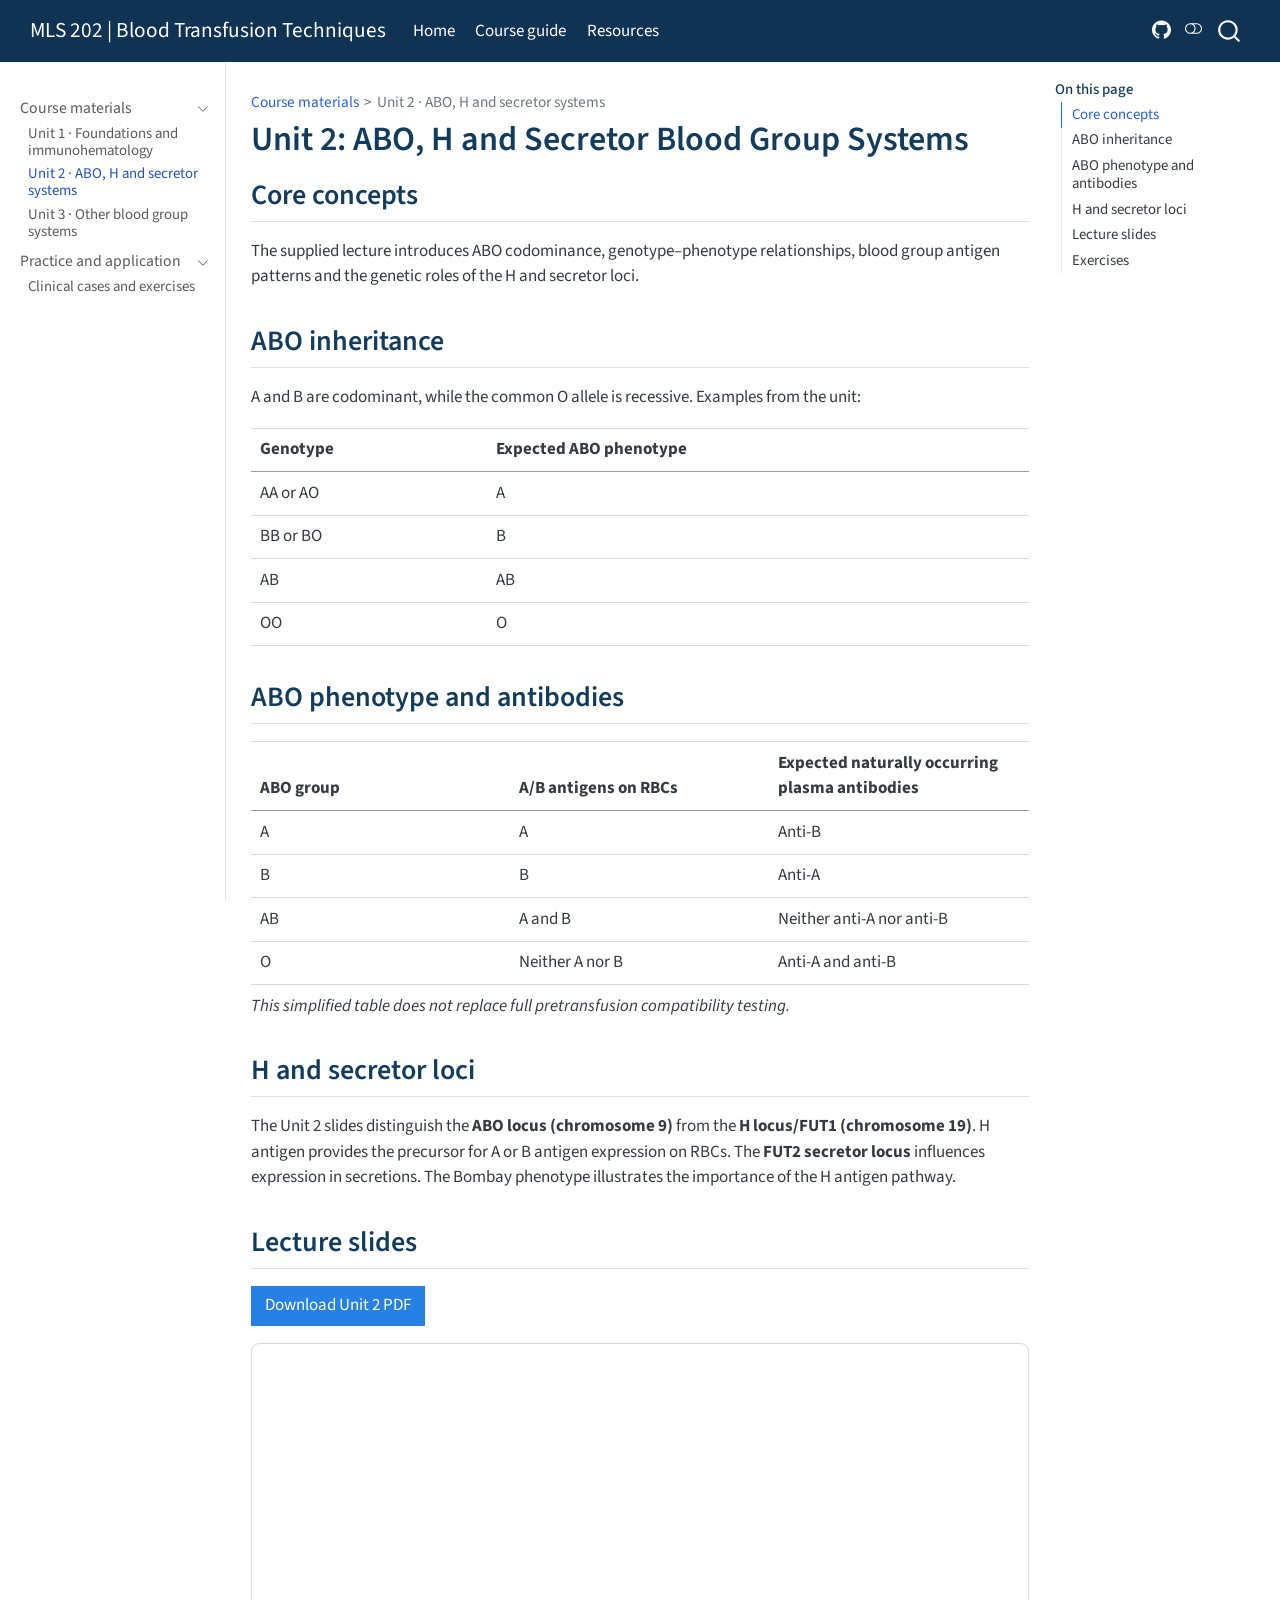
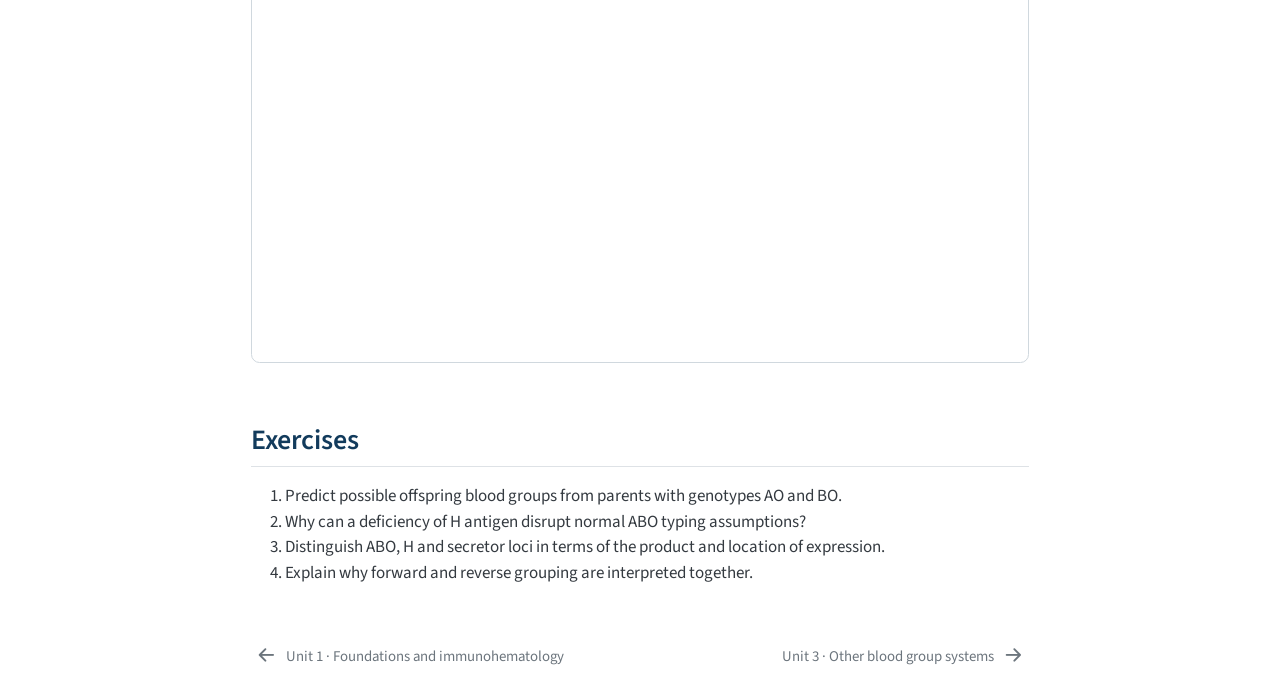
<file: docs/units/02-blood-groups.html>
<!DOCTYPE html>
<html xmlns="http://www.w3.org/1999/xhtml" lang="en" xml:lang="en"><head>

<meta charset="utf-8">
<meta name="generator" content="quarto-1.11.9">

<meta name="viewport" content="width=device-width, initial-scale=1.0, user-scalable=yes">


<title>Unit 2: ABO, H and Secretor Blood Group Systems – MLS 202 | Blood Transfusion Techniques</title>
<style>
/* Default styles provided by pandoc.
** See https://pandoc.org/MANUAL.html#variables-for-html for config info.
*/
span.smallcaps{font-variant: small-caps;}
div.columns{display: flex; gap: 1.5em;}
div.column{flex: auto;}
@media screen {
div.columns{gap: min(4vw, 1.5em);}
div.column{overflow-x: auto;}
}
div.hanging-indent{margin-left: 1.5em; text-indent: -1.5em;}
ul.task-list{list-style: none;}
ul.task-list li input[type="checkbox"] {
  width: 0.8em;
  margin: 0 0.8em 0.2em -1em; /* quarto-specific, see https://github.com/quarto-dev/quarto-cli/issues/4556 */ 
  vertical-align: middle;
}
</style>


<script src="../site_libs/quarto-nav/quarto-nav.js"></script>
<script src="../site_libs/quarto-nav/headroom.min.js"></script>
<script src="../site_libs/clipboard/clipboard.min.js"></script>
<script src="../site_libs/quarto-search/autocomplete.umd.js"></script>
<script src="../site_libs/quarto-search/fuse.min.js"></script>
<script src="../site_libs/quarto-search/quarto-search.js"></script>
<meta name="quarto:offset" content="../">
<link href="../units/03-other-systems.html" rel="next">
<link href="../units/01-foundations.html" rel="prev">
<script src="../site_libs/quarto-html/quarto.js" type="module"></script>
<script src="../site_libs/quarto-html/tabsets/tabsets.js" type="module"></script>
<script src="../site_libs/quarto-html/scrollable-regions/scrollable-regions.js" type="module"></script>
<script src="../site_libs/quarto-html/popper.min.js"></script>
<script src="../site_libs/quarto-html/tippy.umd.min.js"></script>
<script src="../site_libs/quarto-html/anchor.min.js"></script>
<link href="../site_libs/quarto-html/tippy.css" rel="stylesheet">
<link href="../site_libs/quarto-html/quarto-syntax-highlighting-63b5708e65d6cd79cd7618c58d0c21e7.css" rel="stylesheet" class="quarto-color-scheme" id="quarto-text-highlighting-styles">
<link href="../site_libs/quarto-html/quarto-syntax-highlighting-dark-447e42e69aaa9833c0ba1b986f430b20.css" rel="stylesheet" class="quarto-color-scheme quarto-color-alternate" id="quarto-text-highlighting-styles">
<link href="../site_libs/quarto-html/quarto-syntax-highlighting-63b5708e65d6cd79cd7618c58d0c21e7.css" rel="stylesheet" class="quarto-color-scheme-extra" id="quarto-text-highlighting-styles">
<script src="../site_libs/bootstrap/bootstrap.min.js"></script>
<link href="../site_libs/bootstrap/bootstrap-icons.css" rel="stylesheet">
<link href="../site_libs/bootstrap/bootstrap-1d24bcbacae90c8c7e9c02b8ac9bde14.min.css" rel="stylesheet" append-hash="true" class="quarto-color-scheme" id="quarto-bootstrap" data-mode="light">
<link href="../site_libs/bootstrap/bootstrap-dark-d9f7f4750c30c0a6aed9a368220ab07c.min.css" rel="stylesheet" append-hash="true" class="quarto-color-scheme quarto-color-alternate" id="quarto-bootstrap" data-mode="dark">
<link href="../site_libs/bootstrap/bootstrap-1d24bcbacae90c8c7e9c02b8ac9bde14.min.css" rel="stylesheet" append-hash="true" class="quarto-color-scheme-extra" id="quarto-bootstrap" data-mode="light">
<script id="quarto-search-options" type="application/json">{
  "location": "navbar",
  "copy-button": false,
  "collapse-after": 3,
  "panel-placement": "end",
  "type": "overlay",
  "limit": 50,
  "keyboard-shortcut": [
    "f",
    "/",
    "s"
  ],
  "show-item-context": false,
  "language": {
    "search-no-results-text": "No results",
    "search-matching-documents-text": "matching documents",
    "search-copy-link-title": "Copy link to search",
    "search-hide-matches-text": "Hide additional matches",
    "search-more-match-text": "more match in this document",
    "search-more-matches-text": "more matches in this document",
    "search-clear-button-title": "Clear",
    "search-text-placeholder": "",
    "search-detached-cancel-button-title": "Cancel",
    "search-submit-button-title": "Submit",
    "search-label": "Search"
  }
}</script>
<style>html{ scroll-behavior: smooth; }</style>


<link rel="stylesheet" href="../styles.css">
</head>

<body class="nav-sidebar docked nav-fixed quarto-light"><a id="quarto-skip-link" class="visually-hidden-focusable" href="#quarto-document-content">Skip to main content</a><script id="quarto-html-before-body" type="application/javascript">
    const toggleBodyColorMode = (bsSheetEl) => {
      const mode = bsSheetEl.getAttribute("data-mode");
      const bodyEl = window.document.querySelector("body");
      if (mode === "dark") {
        bodyEl.classList.add("quarto-dark");
        bodyEl.classList.remove("quarto-light");
      } else {
        bodyEl.classList.add("quarto-light");
        bodyEl.classList.remove("quarto-dark");
      }
    }
    const toggleBodyColorPrimary = () => {
      const bsSheetEl = window.document.querySelector("link#quarto-bootstrap:not([rel=disabled-stylesheet])");
      if (bsSheetEl) {
        toggleBodyColorMode(bsSheetEl);
      }
    }
    const setColorSchemeToggle = (alternate) => {
      const toggles = window.document.querySelectorAll('.quarto-color-scheme-toggle');
      for (let i=0; i < toggles.length; i++) {
        const toggle = toggles[i];
        if (toggle) {
          toggle.setAttribute("aria-checked", alternate ? "true" : "false");
          if (alternate) {
            toggle.classList.add("alternate");
          } else {
            toggle.classList.remove("alternate");
          }
        }
      }
    };
    const toggleColorMode = (alternate) => {
      // Switch the stylesheets
      const primaryStylesheets = window.document.querySelectorAll('link.quarto-color-scheme:not(.quarto-color-alternate)');
      const alternateStylesheets = window.document.querySelectorAll('link.quarto-color-scheme.quarto-color-alternate');
      manageTransitions('#quarto-margin-sidebar .nav-link', false);
      if (alternate) {
        // note: dark is layered on light, we don't disable primary!
        enableStylesheet(alternateStylesheets);
        for (const sheetNode of alternateStylesheets) {
          if (sheetNode.id === "quarto-bootstrap") {
            toggleBodyColorMode(sheetNode);
          }
        }
      } else {
        disableStylesheet(alternateStylesheets);
        enableStylesheet(primaryStylesheets)
        toggleBodyColorPrimary();
      }
      manageTransitions('#quarto-margin-sidebar .nav-link', true);
      // Switch the toggles
      setColorSchemeToggle(alternate)
    }
    // Hack to workaround the fact that safari doesn't
    // properly recolor the scrollbar when toggling (#1455).
    // Not run on load: stylesheets are set before first paint there, and
    // scrolling would undo the scroll to a URL fragment (#14973).
    // The one pixel nudge keeps the reader where they were.
    const refreshSafariScrollbar = () => {
      if (navigator.userAgent.indexOf('Safari') > 0 && navigator.userAgent.indexOf('Chrome') == -1) {
        manageTransitions("body", false);
        const scrollY = window.scrollY;
        window.scrollTo(0, scrollY > 0 ? scrollY - 1 : 1);
        setTimeout(() => {
          window.scrollTo(0, scrollY);
          manageTransitions("body", true);
        }, 40);
      }
    }
    const disableStylesheet = (stylesheets) => {
      for (let i=0; i < stylesheets.length; i++) {
        const stylesheet = stylesheets[i];
        stylesheet.rel = 'disabled-stylesheet';
      }
    }
    const enableStylesheet = (stylesheets) => {
      for (let i=0; i < stylesheets.length; i++) {
        const stylesheet = stylesheets[i];
        if(stylesheet.rel !== 'stylesheet') { // for Chrome, which will still FOUC without this check
          stylesheet.rel = 'stylesheet';
        }
      }
    }
    const manageTransitions = (selector, allowTransitions) => {
      const els = window.document.querySelectorAll(selector);
      for (let i=0; i < els.length; i++) {
        const el = els[i];
        if (allowTransitions) {
          el.classList.remove('notransition');
        } else {
          el.classList.add('notransition');
        }
      }
    }
    const isFileUrl = () => {
      return window.location.protocol === 'file:';
    }
    const hasAlternateSentinel = () => {
      let styleSentinel = getColorSchemeSentinel();
      if (styleSentinel !== null) {
        return styleSentinel === "alternate";
      } else {
        return false;
      }
    }
    const setStyleSentinel = (alternate) => {
      const value = alternate ? "alternate" : "default";
      if (!isFileUrl()) {
        window.localStorage.setItem("quarto-color-scheme", value);
      } else {
        localAlternateSentinel = value;
      }
    }
    const getColorSchemeSentinel = () => {
      if (!isFileUrl()) {
        const storageValue = window.localStorage.getItem("quarto-color-scheme");
        return storageValue != null ? storageValue : localAlternateSentinel;
      } else {
        return localAlternateSentinel;
      }
    }
    const toggleGiscusIfUsed = (isAlternate, darkModeDefault) => {
      const baseTheme = document.querySelector('#giscus-base-theme')?.value ?? 'light';
      const alternateTheme = document.querySelector('#giscus-alt-theme')?.value ?? 'dark';
      let newTheme = '';
      if(authorPrefersDark) {
        newTheme = isAlternate ? baseTheme : alternateTheme;
      } else {
        newTheme = isAlternate ? alternateTheme : baseTheme;
      }
      const changeGiscusTheme = () => {
        // From: https://github.com/giscus/giscus/issues/336
        const sendMessage = (message) => {
          const iframe = document.querySelector('iframe.giscus-frame');
          if (!iframe) return;
          iframe.contentWindow.postMessage({ giscus: message }, 'https://giscus.app');
        }
        sendMessage({
          setConfig: {
            theme: newTheme
          }
        });
      }
      const isGiscussLoaded = window.document.querySelector('iframe.giscus-frame') !== null;
      if (isGiscussLoaded) {
        changeGiscusTheme();
      }
    };
    const authorPrefersDark = false;
    const darkModeDefault = authorPrefersDark;
      document.querySelector('link#quarto-text-highlighting-styles.quarto-color-scheme-extra').rel = 'disabled-stylesheet';
      document.querySelector('link#quarto-bootstrap.quarto-color-scheme-extra').rel = 'disabled-stylesheet';
    let localAlternateSentinel = darkModeDefault ? 'alternate' : 'default';
    // Dark / light mode switch
    window.quartoToggleColorScheme = () => {
      // Read the current dark / light value
      let toAlternate = !hasAlternateSentinel();
      toggleColorMode(toAlternate);
      refreshSafariScrollbar();
      setStyleSentinel(toAlternate);
      toggleGiscusIfUsed(toAlternate, darkModeDefault);
      window.dispatchEvent(new Event('resize'));
    };
    // Switch to dark mode if need be
    if (hasAlternateSentinel()) {
      toggleColorMode(true);
    } else {
      toggleColorMode(false);
    }
  </script>

<div id="quarto-search-results"></div>
  <header id="quarto-header" class="headroom fixed-top">
    <nav class="navbar navbar-expand-lg " data-bs-theme="dark" aria-label="Site">
      <div class="navbar-container container-fluid">
      <div class="navbar-brand-container mx-auto">
    <a class="navbar-brand" href="../index.html">
    <span class="navbar-title">MLS 202 | Blood Transfusion Techniques</span>
    </a>
  </div>
          <button class="navbar-toggler" type="button" data-bs-toggle="collapse" data-bs-target="#navbarCollapse" aria-controls="navbarCollapse" aria-expanded="false" aria-label="Toggle navigation" onclick="if (window.quartoToggleHeadroom) { window.quartoToggleHeadroom(); }">
  <span class="navbar-toggler-icon"></span>
</button>
          <div class="collapse navbar-collapse" id="navbarCollapse">
            <ul class="navbar-nav navbar-nav-scroll me-auto">
  <li class="nav-item">
    <a class="nav-link" href="../index.html"> 
<span class="menu-text">Home</span></a>
  </li>  
  <li class="nav-item">
    <a class="nav-link" href="../syllabus.html"> 
<span class="menu-text">Course guide</span></a>
  </li>  
  <li class="nav-item">
    <a class="nav-link" href="../resources.html"> 
<span class="menu-text">Resources</span></a>
  </li>  
</ul>
            <ul class="navbar-nav navbar-nav-scroll ms-auto">
  <li class="nav-item compact">
    <a class="nav-link" href="https://github.com/BonganiBD/mls202-blood-transfusion"> <i class="bi bi-github" role="img" aria-label="Source code">
</i> 
<span class="menu-text"></span></a>
  </li>  
</ul>
          </div> <!-- /navcollapse -->
            <div class="quarto-navbar-tools">
  <button type="button" role="switch" aria-checked="false" class="quarto-color-scheme-toggle quarto-navigation-tool  px-1" onclick="window.quartoToggleColorScheme(); return false;" title="Toggle dark mode" aria-label="Toggle dark mode"><i class="bi"></i></button>
</div>
            <div id="quarto-search" class="" title="Search"></div>
      </div> <!-- /container-fluid -->
    </nav>
  <nav class="quarto-secondary-nav" aria-label="Toolbar">
    <div class="container-fluid d-flex">
      <button type="button" class="quarto-btn-toggle btn" data-bs-toggle="collapse" role="button" data-bs-target=".quarto-sidebar-collapse-item" aria-controls="quarto-sidebar" aria-expanded="false" aria-label="Toggle sidebar navigation" onclick="if (window.quartoToggleHeadroom) { window.quartoToggleHeadroom(); }">
        <i class="bi bi-layout-text-sidebar-reverse"></i>
      </button>
        <nav class="quarto-page-breadcrumbs" aria-label="Breadcrumbs"><ol class="breadcrumb"><li class="breadcrumb-item"><a href="../units/01-foundations.html">Course materials</a></li><li class="breadcrumb-item"><a href="../units/02-blood-groups.html">Unit 2 · ABO, H and secretor systems</a></li></ol></nav>
        <a class="flex-grow-1" data-bs-toggle="collapse" data-bs-target=".quarto-sidebar-collapse-item" onclick="if (window.quartoToggleHeadroom) { window.quartoToggleHeadroom(); }">      
        </a>
    </div>
  </nav>
</header>
<!-- content -->
<div id="quarto-content" class="quarto-container page-columns page-rows-contents page-layout-article page-navbar">
<!-- sidebar -->
  <nav id="quarto-sidebar" class="sidebar collapse collapse-horizontal quarto-sidebar-collapse-item sidebar-navigation docked overflow-auto" aria-label="Section">
    <div class="sidebar-menu-container"> 
    <ul class="list-unstyled mt-1">
        <li class="sidebar-item sidebar-item-section">
      <div class="sidebar-item-container"> 
            <button type="button" class="sidebar-item-text sidebar-item-toggle sidebar-link text-start" data-bs-toggle="collapse" data-bs-target="#quarto-sidebar-section-1" aria-controls="quarto-sidebar-section-1" aria-expanded="true">
 <span class="menu-text" id="quarto-sidebar-section-1-label">Course materials</span><i class="bi bi-chevron-right" aria-hidden="true"></i></button>
      </div>
      <ul id="quarto-sidebar-section-1" aria-labelledby="quarto-sidebar-section-1-label" class="collapse list-unstyled sidebar-section depth1 show">  
          <li class="sidebar-item">
  <div class="sidebar-item-container"> 
  <a href="../units/01-foundations.html" class="sidebar-item-text sidebar-link">
 <span class="menu-text">Unit 1 · Foundations and immunohematology</span></a>
  </div>
</li>
          <li class="sidebar-item">
  <div class="sidebar-item-container"> 
  <a href="../units/02-blood-groups.html" class="sidebar-item-text sidebar-link active">
 <span class="menu-text">Unit 2 · ABO, H and secretor systems</span></a>
  </div>
</li>
          <li class="sidebar-item">
  <div class="sidebar-item-container"> 
  <a href="../units/03-other-systems.html" class="sidebar-item-text sidebar-link">
 <span class="menu-text">Unit 3 · Other blood group systems</span></a>
  </div>
</li>
      </ul>
  </li>
        <li class="sidebar-item sidebar-item-section">
      <div class="sidebar-item-container"> 
            <button type="button" class="sidebar-item-text sidebar-item-toggle sidebar-link text-start" data-bs-toggle="collapse" data-bs-target="#quarto-sidebar-section-2" aria-controls="quarto-sidebar-section-2" aria-expanded="true">
 <span class="menu-text" id="quarto-sidebar-section-2-label">Practice and application</span><i class="bi bi-chevron-right" aria-hidden="true"></i></button>
      </div>
      <ul id="quarto-sidebar-section-2" aria-labelledby="quarto-sidebar-section-2-label" class="collapse list-unstyled sidebar-section depth1 show">  
          <li class="sidebar-item">
  <div class="sidebar-item-container"> 
  <a href="../units/04-cases.html" class="sidebar-item-text sidebar-link">
 <span class="menu-text">Clinical cases and exercises</span></a>
  </div>
</li>
      </ul>
  </li>
    </ul>
    </div>
</nav>
<div id="quarto-sidebar-glass" class="quarto-sidebar-collapse-item" data-bs-toggle="collapse" data-bs-target=".quarto-sidebar-collapse-item"></div>
<!-- margin-sidebar -->
    <div id="quarto-margin-sidebar" class="sidebar margin-sidebar">
        <nav id="TOC" role="doc-toc" aria-labelledby="toc-title" class="toc-active">
    <h2 id="toc-title">On this page</h2>
   
  <ul>
  <li><a href="#core-concepts" id="toc-core-concepts" class="nav-link active" data-scroll-target="#core-concepts">Core concepts</a></li>
  <li><a href="#abo-inheritance" id="toc-abo-inheritance" class="nav-link" data-scroll-target="#abo-inheritance">ABO inheritance</a></li>
  <li><a href="#abo-phenotype-and-antibodies" id="toc-abo-phenotype-and-antibodies" class="nav-link" data-scroll-target="#abo-phenotype-and-antibodies">ABO phenotype and antibodies</a></li>
  <li><a href="#h-and-secretor-loci" id="toc-h-and-secretor-loci" class="nav-link" data-scroll-target="#h-and-secretor-loci">H and secretor loci</a></li>
  <li><a href="#lecture-slides" id="toc-lecture-slides" class="nav-link" data-scroll-target="#lecture-slides">Lecture slides</a></li>
  <li><a href="#exercises" id="toc-exercises" class="nav-link" data-scroll-target="#exercises">Exercises</a></li>
  </ul>
</nav>
    </div>
<!-- main -->
<main class="content" id="quarto-document-content" tabindex="-1">


<header id="title-block-header" class="quarto-title-block default"><nav class="quarto-page-breadcrumbs quarto-title-breadcrumbs d-none d-lg-block" aria-label="Breadcrumbs"><ol class="breadcrumb"><li class="breadcrumb-item"><a href="../units/01-foundations.html">Course materials</a></li><li class="breadcrumb-item"><a href="../units/02-blood-groups.html">Unit 2 · ABO, H and secretor systems</a></li></ol></nav>
<div class="quarto-title">
<h1 class="title">Unit 2: ABO, H and Secretor Blood Group Systems</h1>
</div>



<div class="quarto-title-meta">

    
  
    
  </div>
  


</header>


<section id="core-concepts" class="level2">
<h2 class="anchored" data-anchor-id="core-concepts">Core concepts</h2>
<p>The supplied lecture introduces ABO codominance, genotype–phenotype relationships, blood group antigen patterns and the genetic roles of the H and secretor loci.</p>
</section>
<section id="abo-inheritance" class="level2">
<h2 class="anchored" data-anchor-id="abo-inheritance">ABO inheritance</h2>
<p>A and B are codominant, while the common O allele is recessive. Examples from the unit:</p>
<table class="caption-top table">
<thead>
<tr class="header">
<th>Genotype</th>
<th>Expected ABO phenotype</th>
</tr>
</thead>
<tbody>
<tr class="odd">
<td>AA or AO</td>
<td>A</td>
</tr>
<tr class="even">
<td>BB or BO</td>
<td>B</td>
</tr>
<tr class="odd">
<td>AB</td>
<td>AB</td>
</tr>
<tr class="even">
<td>OO</td>
<td>O</td>
</tr>
</tbody>
</table>
</section>
<section id="abo-phenotype-and-antibodies" class="level2">
<h2 class="anchored" data-anchor-id="abo-phenotype-and-antibodies">ABO phenotype and antibodies</h2>
<table class="caption-top table">
<colgroup>
<col style="width: 33%">
<col style="width: 33%">
<col style="width: 33%">
</colgroup>
<thead>
<tr class="header">
<th>ABO group</th>
<th>A/B antigens on RBCs</th>
<th>Expected naturally occurring plasma antibodies</th>
</tr>
</thead>
<tbody>
<tr class="odd">
<td>A</td>
<td>A</td>
<td>Anti-B</td>
</tr>
<tr class="even">
<td>B</td>
<td>B</td>
<td>Anti-A</td>
</tr>
<tr class="odd">
<td>AB</td>
<td>A and B</td>
<td>Neither anti-A nor anti-B</td>
</tr>
<tr class="even">
<td>O</td>
<td>Neither A nor B</td>
<td>Anti-A and anti-B</td>
</tr>
</tbody>
</table>
<p><em>This simplified table does not replace full pretransfusion compatibility testing.</em></p>
</section>
<section id="h-and-secretor-loci" class="level2">
<h2 class="anchored" data-anchor-id="h-and-secretor-loci">H and secretor loci</h2>
<p>The Unit 2 slides distinguish the <strong>ABO locus (chromosome 9)</strong> from the <strong>H locus/FUT1 (chromosome 19)</strong>. H antigen provides the precursor for A or B antigen expression on RBCs. The <strong>FUT2 secretor locus</strong> influences expression in secretions. The Bombay phenotype illustrates the importance of the H antigen pathway.</p>
</section>
<section id="lecture-slides" class="level2">
<h2 class="anchored" data-anchor-id="lecture-slides">Lecture slides</h2>
<p><a href="../assets/slides/unit-2-blood-groups.pdf" class="btn btn-primary">Download Unit 2 PDF</a></p>
<iframe class="pdf-embed" src="../assets/slides/unit-2-blood-groups.pdf" title="Unit 2 lecture slides">
</iframe>
</section>
<section id="exercises" class="level2">
<h2 class="anchored" data-anchor-id="exercises">Exercises</h2>
<ol type="1">
<li>Predict possible offspring blood groups from parents with genotypes AO and BO.</li>
<li>Why can a deficiency of H antigen disrupt normal ABO typing assumptions?</li>
<li>Distinguish ABO, H and secretor loci in terms of the product and location of expression.</li>
<li>Explain why forward and reverse grouping are interpreted together.</li>
</ol>


</section>

</main> <!-- /main -->
<script id="quarto-html-after-body" type="application/javascript">
  window.document.addEventListener("DOMContentLoaded", function (event) {
    // Ensure there is a toggle, if there isn't float one in the top right
    if (window.document.querySelector('.quarto-color-scheme-toggle') === null) {
      const toggle = window.document.createElement('button');
      toggle.type = "button";
      toggle.setAttribute("role", "switch");
      toggle.setAttribute("aria-checked", "false");
      toggle.classList.add('top-right');
      toggle.classList.add('quarto-color-scheme-toggle');
      toggle.setAttribute("aria-label", "Toggle dark mode");
      toggle.onclick = function() { try { window.quartoToggleColorScheme(); } catch {} return false; };
      const i = window.document.createElement("i");
      i.classList.add('bi');
      toggle.appendChild(i);
      // Put the toggle in a landmark of its own, so that landmark navigation
      // can reach it.
      //
      // The container is always a fresh direct child of body, and the toggle is
      // never moved into page furniture that the theme or the author controls.
      // The toggle is positioned against the page, so any ancestor that
      // establishes a containing block captures it: a positioned element or a
      // grid for position: absolute, and transform, filter, will-change or
      // contain for position: fixed. A direct child of body has none of these
      // to inherit, and the shift when one appears is silent and visual.
      //
      // ARIA says a document should have at most one banner, and axe reports a
      // duplicate whether or not the banners carry distinct labels. So use a
      // header when the page has no banner yet, and a named region otherwise.
      //
      // A header is a banner wherever it sits, unless it is inside sectioning
      // content, so this cannot just look at the children of body: a custom
      // page layout wraps the title block header in a plain div. An explicit
      // role="banner" always counts.
      const sectioning = 'article, aside, main, nav, section, [role="article"], [role="complementary"], [role="main"], [role="navigation"], [role="region"]';
      const hasBanner = Array.from(
        window.document.querySelectorAll('header:not([role]), [role="banner"]')
      ).some(function(el) {
        return el.hasAttribute("role") || el.closest(sectioning) === null;
      });
      const container = window.document.createElement(hasBanner ? "div" : "header");
      if (hasBanner) {
        container.setAttribute("role", "region");
        container.setAttribute("aria-label", "Toggle dark mode");
      }
      container.classList.add('quarto-color-scheme-toggle-container');
      container.appendChild(toggle);
      window.document.body.appendChild(container);
    }
    setColorSchemeToggle(hasAlternateSentinel())
    const icon = "";
    const anchorJS = new window.AnchorJS();
    anchorJS.options = {
      placement: 'right',
      icon: icon
    };
    anchorJS.add('.anchored');
    const isCodeAnnotation = (el) => {
      for (const clz of el.classList) {
        if (clz.startsWith('code-annotation-')) {                     
          return true;
        }
      }
      return false;
    }
    const onCopySuccess = function(e) {
      // button target
      const button = e.trigger;
      // don't keep focus
      button.blur();
      // flash "checked"
      button.classList.add('code-copy-button-checked');
      var currentTitle = button.getAttribute("title");
      button.setAttribute("title", "Copied!");
      let tooltip;
      if (window.bootstrap) {
        button.setAttribute("data-bs-toggle", "tooltip");
        button.setAttribute("data-bs-placement", "left");
        button.setAttribute("data-bs-title", "Copied!");
        tooltip = new bootstrap.Tooltip(button, 
          { trigger: "manual", 
            customClass: "code-copy-button-tooltip",
            offset: [0, -8]});
        tooltip.show();    
      }
      setTimeout(function() {
        if (tooltip) {
          tooltip.hide();
          button.removeAttribute("data-bs-title");
          button.removeAttribute("data-bs-toggle");
          button.removeAttribute("data-bs-placement");
        }
        button.setAttribute("title", currentTitle);
        button.classList.remove('code-copy-button-checked');
      }, 1000);
      // clear code selection
      e.clearSelection();
    }
    const getTextToCopy = function(trigger) {
      const outerScaffold = trigger.parentElement.cloneNode(true);
      const codeEl = outerScaffold.querySelector('code');
      for (const childEl of codeEl.children) {
        if (isCodeAnnotation(childEl)) {
          childEl.remove();
        }
      }
      return codeEl.innerText;
    }
    const clipboard = new window.ClipboardJS('.code-copy-button:not([data-in-quarto-modal])', {
      text: getTextToCopy
    });
    clipboard.on('success', onCopySuccess);
    if (window.document.getElementById('quarto-embedded-source-code-modal')) {
      const clipboardModal = new window.ClipboardJS('.code-copy-button[data-in-quarto-modal]', {
        text: getTextToCopy,
        container: window.document.getElementById('quarto-embedded-source-code-modal')
      });
      clipboardModal.on('success', onCopySuccess);
    }
      var localhostRegex = new RegExp(/^(?:http|https):\/\/localhost\:?[0-9]*\//);
      var mailtoRegex = new RegExp(/^mailto:/);
        var filterRegex = new RegExp("https:\/\/BonganiBD\.github\.io\/mls202-blood-transfusion\/");
      const newWindowLabel = "(opens in a new tab)";
      const newWindowNoteId = "quarto-ext-newwindow-label";
      // Links reference one hidden label through aria-describedby, so the
      // announcement never changes their accessible name.
      var describeNewWindow = (link) => {
        if (!window.document.getElementById(newWindowNoteId)) {
          var newWindowNote = window.document.createElement("span");
          newWindowNote.id = newWindowNoteId;
          newWindowNote.hidden = true;
          newWindowNote.textContent = newWindowLabel;
          window.document.body.appendChild(newWindowNote);
        }
        var describedBy = (link.getAttribute("aria-describedby") || "").split(/\s+/).filter(Boolean);
        if (!describedBy.includes(newWindowNoteId)) {
          describedBy.push(newWindowNoteId);
          link.setAttribute("aria-describedby", describedBy.join(" "));
        }
      }
      var isInternal = (href) => {
          return filterRegex.test(href) || localhostRegex.test(href) || mailtoRegex.test(href);
      }
      // Inspect non-navigation links and adorn them if external
      window.quartoDecorateExternalLinks = function (root) {
     var links = (root || window.document).querySelectorAll('a[href]:not(.nav-link):not(.navbar-brand):not(.toc-action):not(.sidebar-link):not(.sidebar-item-toggle):not(.pagination-link):not(.no-external):not([aria-hidden]):not(.dropdown-item):not(.quarto-navigation-tool):not(.about-link)');
      for (var i=0; i<links.length; i++) {
        const link = links[i];
        if (!isInternal(link.href)) {
          // undo the damage that might have been done by quarto-nav.js in the case of
          // links that we want to consider external
          if (link.dataset.originalHref !== undefined) {
            link.href = link.dataset.originalHref;
          }
            // target, if specified
            link.setAttribute("target", "_blank");
            if (link.getAttribute("rel") === null) {
              link.setAttribute("rel", "noopener");
            }
            describeNewWindow(link);
          if (!link.classList.contains('no-external-icon')) {
          }
        }
      }
      };
      window.quartoDecorateExternalLinks(window.document);
    // Esc closes the popup (WCAG 1.4.13) and focus leaving both trigger and
    // popup closes it (WCAG 2.4.11); tippy handles neither for interactive popups.
    const hideOnEscAndFocusOut = {
      name: 'hideOnEscAndFocusOut',
      defaultValue: true,
      fn(instance) {
        const dismiss = () => {
          // A show scheduled by the trigger delay would otherwise reopen it
          instance.clearDelayTimeouts();
          instance.hide();
        };
        const onKeyDown = (event) => {
          if (event.key !== 'Escape') {
            return;
          }
          // Keep Esc from also reaching page handlers (e.g. reveal.js overview),
          // except an open reveal.js slide menu, which Esc should close too.
          // The menu handles keys only when its keyboard option is on.
          const menuHandlesEsc = window.Reveal?.getPlugin?.('menu')?.isOpen() &&
            window.Reveal.getConfig().menu?.keyboard !== false;
          if (!menuHandlesEsc) {
            event.stopPropagation();
          }
          if (instance.popper.contains(window.document.activeElement)) {
            // Disabled while refocusing so the focus trigger does not reopen it
            instance.disable();
            instance.reference.focus();
            instance.enable();
          }
          dismiss();
        };
        const onFocusOut = (event) => {
          const target = event.relatedTarget;
          if (target && !instance.reference.contains(target) &&
              !instance.popper.contains(target)) {
            dismiss();
          }
        };
        // On the trigger too: a click trigger (code-annotations: select) has no
        // blur handling. Attached for the instance's lifetime so leaving the
        // trigger also cancels a show still pending on the trigger delay.
        instance.reference.addEventListener('focusout', onFocusOut);
        return {
          onShow() {
            window.document.addEventListener('keydown', onKeyDown, true);
            instance.popper.addEventListener('focusout', onFocusOut);
          },
          onHide() {
            window.document.removeEventListener('keydown', onKeyDown, true);
            instance.popper.removeEventListener('focusout', onFocusOut);
          },
          onDestroy() {
            instance.reference.removeEventListener('focusout', onFocusOut);
          },
        };
      },
    };
    function tippyHover(el, contentFn, onTriggerFn, onUntriggerFn) {
      const config = {
        allowHTML: true,
        maxWidth: 500,
        delay: 100,
        arrow: false,
        appendTo: function(el) {
            return el.parentElement;
        },
        interactive: true,
        interactiveBorder: 10,
        theme: 'quarto',
        placement: 'bottom-start',
        plugins: [hideOnEscAndFocusOut],
      };
      if (contentFn) {
        config.content = contentFn;
      }
      if (onTriggerFn) {
        config.onTrigger = onTriggerFn;
      }
      if (onUntriggerFn) {
        config.onUntrigger = onUntriggerFn;
      }
      window.tippy(el, config); 
    }
    const noterefs = window.document.querySelectorAll('a[role="doc-noteref"]');
    for (var i=0; i<noterefs.length; i++) {
      const ref = noterefs[i];
      tippyHover(ref, function() {
        // use id or data attribute instead here
        let href = ref.getAttribute('data-footnote-href') || ref.getAttribute('href');
        try { href = new URL(href).hash; } catch {}
        const id = href.replace(/^#\/?/, "");
        const note = window.document.getElementById(id);
        if (note) {
          return note.innerHTML;
        } else {
          return "";
        }
      });
    }
    const xrefs = window.document.querySelectorAll('a.quarto-xref');
    const processXRef = (id, note) => {
      // Strip column container classes
      const stripColumnClz = (el) => {
        el.classList.remove("page-full", "page-columns");
        if (el.children) {
          for (const child of el.children) {
            stripColumnClz(child);
          }
        }
      }
      stripColumnClz(note)
      if (id === null || id.startsWith('sec-')) {
        // Special case sections, only their first couple elements
        const container = document.createElement("div");
        if (note.children && note.children.length > 2) {
          container.appendChild(note.children[0].cloneNode(true));
          for (let i = 1; i < note.children.length; i++) {
            const child = note.children[i];
            if (child.tagName === "P" && child.innerText === "") {
              continue;
            } else {
              container.appendChild(child.cloneNode(true));
              break;
            }
          }
          if (window.Quarto?.typesetMath) {
            window.Quarto.typesetMath(container);
          }
          return container.innerHTML
        } else {
          if (window.Quarto?.typesetMath) {
            window.Quarto.typesetMath(note);
          }
          return note.innerHTML;
        }
      } else {
        // Remove any anchor links if they are present
        const anchorLink = note.querySelector('a.anchorjs-link');
        if (anchorLink) {
          anchorLink.remove();
        }
        if (window.Quarto?.typesetMath) {
          window.Quarto.typesetMath(note);
        }
        if (note.classList.contains("callout")) {
          return note.outerHTML;
        } else {
          return note.innerHTML;
        }
      }
    }
    for (var i=0; i<xrefs.length; i++) {
      const xref = xrefs[i];
      tippyHover(xref, undefined, function(instance) {
        instance.disable();
        let url = xref.getAttribute('href');
        let hash = undefined; 
        if (url.startsWith('#')) {
          hash = url;
        } else {
          try { hash = new URL(url).hash; } catch {}
        }
        if (hash) {
          const id = hash.replace(/^#\/?/, "");
          const note = window.document.getElementById(id);
          if (note !== null) {
            try {
              const html = processXRef(id, note.cloneNode(true));
              instance.setContent(html);
            } finally {
              instance.enable();
              instance.show();
            }
          } else {
            // See if we can fetch this
            fetch(url.split('#')[0])
            .then(res => res.text())
            .then(html => {
              const parser = new DOMParser();
              const htmlDoc = parser.parseFromString(html, "text/html");
              const note = htmlDoc.getElementById(id);
              if (note !== null) {
                const html = processXRef(id, note);
                instance.setContent(html);
              } 
            }).finally(() => {
              instance.enable();
              instance.show();
            });
          }
        } else {
          // See if we can fetch a full url (with no hash to target)
          // This is a special case and we should probably do some content thinning / targeting
          fetch(url)
          .then(res => res.text())
          .then(html => {
            const parser = new DOMParser();
            const htmlDoc = parser.parseFromString(html, "text/html");
            const note = htmlDoc.querySelector('main.content');
            if (note !== null) {
              // This should only happen for chapter cross references
              // (since there is no id in the URL)
              // remove the first header
              if (note.children.length > 0 && note.children[0].tagName === "HEADER") {
                note.children[0].remove();
              }
              const html = processXRef(null, note);
              instance.setContent(html);
            } 
          }).finally(() => {
            instance.enable();
            instance.show();
          });
        }
      }, function(instance) {
      });
    }
        let selectedAnnoteEl;
        const selectorForAnnotation = ( cell, annotation) => {
          let cellAttr = 'data-code-cell="' + cell + '"';
          let lineAttr = 'data-code-annotation="' +  annotation + '"';
          const selector = 'span[' + cellAttr + '][' + lineAttr + ']';
          return selector;
        }
        const selectCodeLines = (annoteEl) => {
          const doc = window.document;
          const targetCell = annoteEl.getAttribute("data-target-cell");
          const targetAnnotation = annoteEl.getAttribute("data-target-annotation");
          const annoteSpan = window.document.querySelector(selectorForAnnotation(targetCell, targetAnnotation));
          const lines = annoteSpan.getAttribute("data-code-lines").split(",");
          const lineIds = lines.map((line) => {
            return targetCell + "-" + line;
          })
          // Each band is positioned against its own containing block, which is
          // not the offsetParent of the lines, so place it from client rects.
          const placeBand = (band, firstEl, lastEl, codeBlock) => {
            const container = band.offsetParent;
            if (container === null) {
              return;
            }
            const containerRect = container.getBoundingClientRect();
            // Reveal.js scales slides with a transform, so convert client
            // pixels back to the CSS pixels of the container.
            const scale = containerRect.height / container.offsetHeight || 1;
            const firstRect = firstEl.getBoundingClientRect();
            const lastRect = lastEl.getBoundingClientRect();
            const top = (firstRect.top - containerRect.top) / scale - container.clientTop + container.scrollTop;
            const height = (lastRect.bottom - firstRect.top) / scale;
            band.style.top = top - 2 + "px";
            band.style.height = height + 4 + "px";
            if (codeBlock) {
              // Without the copy button wrapper, the containing block is wider
              // than the code block, so span the code block explicitly.
              const blockRect = codeBlock.getBoundingClientRect();
              band.style.left = (blockRect.left - containerRect.left) / scale - container.clientLeft + container.scrollLeft + "px";
              band.style.width = blockRect.width / scale + "px";
            }
          };
          if (lineIds.length > 0) {
            const el = window.document.getElementById(lineIds[0]);
            const lastEl = window.document.getElementById(lineIds[lineIds.length - 1]);
            const parent = el.parentElement.parentElement;
            // cook up a div (if necessary) and position it
            let div = window.document.getElementById("code-annotation-line-highlight");
            if (div === null) {
              div = window.document.createElement("div");
              div.setAttribute("id", "code-annotation-line-highlight");
              div.style.position = 'absolute';
              parent.appendChild(div);
            }
            placeBand(div, el, lastEl, parent.closest("div.sourceCode") || parent);
            let gutterDiv = window.document.getElementById("code-annotation-line-highlight-gutter");
            if (gutterDiv === null) {
              gutterDiv = window.document.createElement("div");
              gutterDiv.setAttribute("id", "code-annotation-line-highlight-gutter");
              gutterDiv.style.position = 'absolute';
              const codeCell = window.document.getElementById(targetCell);
              const gutter = codeCell.querySelector('.code-annotation-gutter');
              gutter.appendChild(gutterDiv);
            }
            placeBand(gutterDiv, el, lastEl);
            selectedAnnoteEl = annoteEl;
          }
        };
        const unselectCodeLines = () => {
          const elementsIds = ["code-annotation-line-highlight", "code-annotation-line-highlight-gutter"];
          elementsIds.forEach((elId) => {
            const div = window.document.getElementById(elId);
            if (div) {
              div.remove();
            }
          });
          selectedAnnoteEl = undefined;
        };
          // Handle positioning of the toggle
      window.addEventListener(
        "resize",
        throttle(() => {
          elRect = undefined;
          if (selectedAnnoteEl) {
            selectCodeLines(selectedAnnoteEl);
          }
        }, 10)
      );
      function throttle(fn, ms) {
      let throttle = false;
      let timer;
        return (...args) => {
          if(!throttle) { // first call gets through
              fn.apply(this, args);
              throttle = true;
          } else { // all the others get throttled
              if(timer) clearTimeout(timer); // cancel #2
              timer = setTimeout(() => {
                fn.apply(this, args);
                timer = throttle = false;
              }, ms);
          }
        };
      }
        // Attach click handler to the DT
        const annoteDls = window.document.querySelectorAll('dt[data-target-cell]');
        for (const annoteDlNode of annoteDls) {
          annoteDlNode.addEventListener('click', (event) => {
            const clickedEl = event.target;
            if (clickedEl !== selectedAnnoteEl) {
              unselectCodeLines();
              const activeEl = window.document.querySelector('dt[data-target-cell].code-annotation-active');
              if (activeEl) {
                activeEl.classList.remove('code-annotation-active');
              }
              selectCodeLines(clickedEl);
              clickedEl.classList.add('code-annotation-active');
            } else {
              // Unselect the line
              unselectCodeLines();
              clickedEl.classList.remove('code-annotation-active');
            }
          });
        }
    const findCites = (el) => {
      const parentEl = el.parentElement;
      if (parentEl) {
        const cites = parentEl.dataset.cites;
        if (cites) {
          return {
            el,
            cites: cites.split(' ')
          };
        } else {
          return findCites(el.parentElement)
        }
      } else {
        return undefined;
      }
    };
    var bibliorefs = window.document.querySelectorAll('a[role="doc-biblioref"]');
    for (var i=0; i<bibliorefs.length; i++) {
      const ref = bibliorefs[i];
      const citeInfo = findCites(ref);
      if (citeInfo) {
        tippyHover(citeInfo.el, function() {
          var popup = window.document.createElement('div');
          citeInfo.cites.forEach(function(cite) {
            var citeDiv = window.document.createElement('div');
            citeDiv.classList.add('hanging-indent');
            citeDiv.classList.add('csl-entry');
            var biblioDiv = window.document.getElementById('ref-' + cite);
            if (biblioDiv) {
              citeDiv.innerHTML = biblioDiv.innerHTML;
            }
            popup.appendChild(citeDiv);
          });
          return popup.innerHTML;
        });
      }
    }
  });
  </script>
  <script type="application/javascript">
  window.quartoScrollableRegionsLabels = {"code":"Scrollable code","output":"Scrollable output"};
  </script>
<nav class="page-navigation" aria-label="Page">
  <div class="nav-page nav-page-previous">
      <a href="../units/01-foundations.html" class="pagination-link" aria-label="Unit 1 · Foundations and immunohematology">
        <i class="bi bi-arrow-left-short"></i> <span class="nav-page-text">Unit 1 · Foundations and immunohematology</span>
      </a>          
  </div>
  <div class="nav-page nav-page-next">
      <a href="../units/03-other-systems.html" class="pagination-link" aria-label="Unit 3 · Other blood group systems">
        <span class="nav-page-text">Unit 3 · Other blood group systems</span> <i class="bi bi-arrow-right-short"></i>
      </a>
  </div>
</nav>
</div> <!-- /content -->




<script src="../site_libs/quarto-html/zenscroll-min.js"></script>
</body></html>
</file>
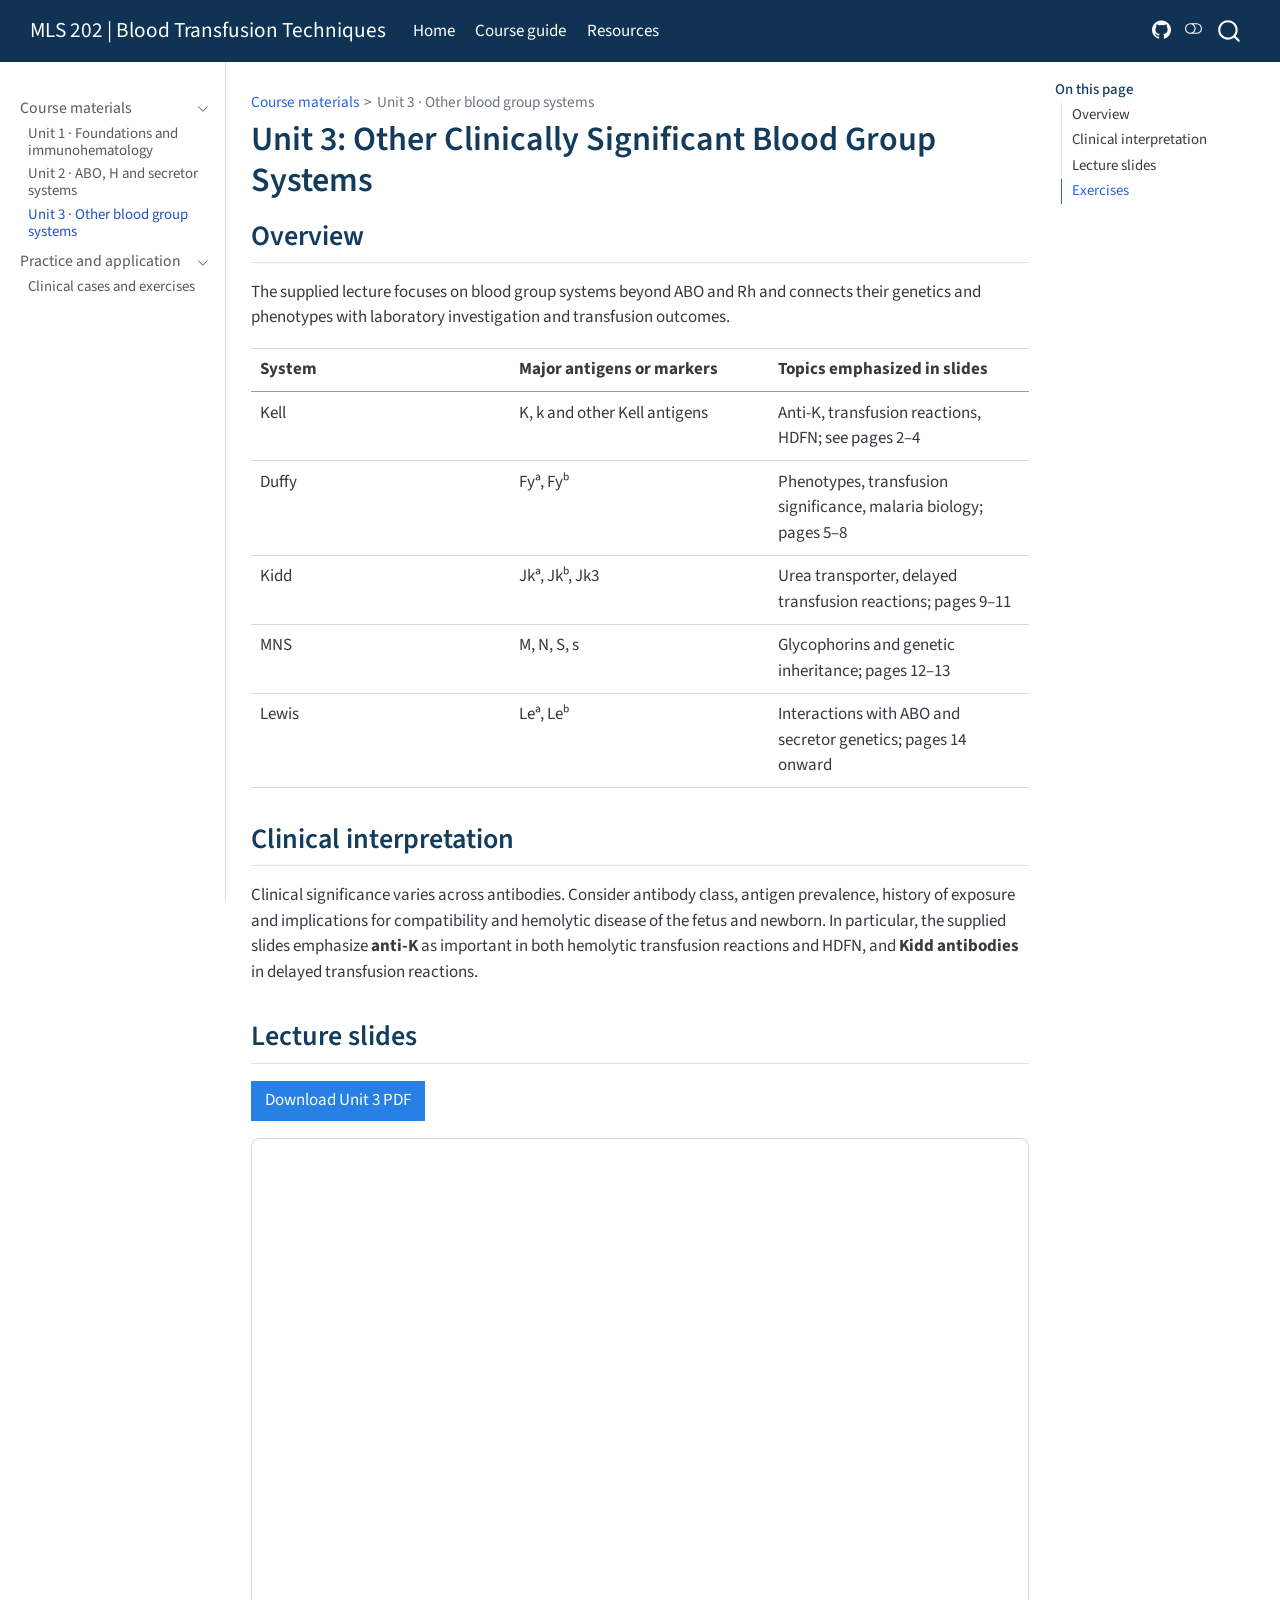
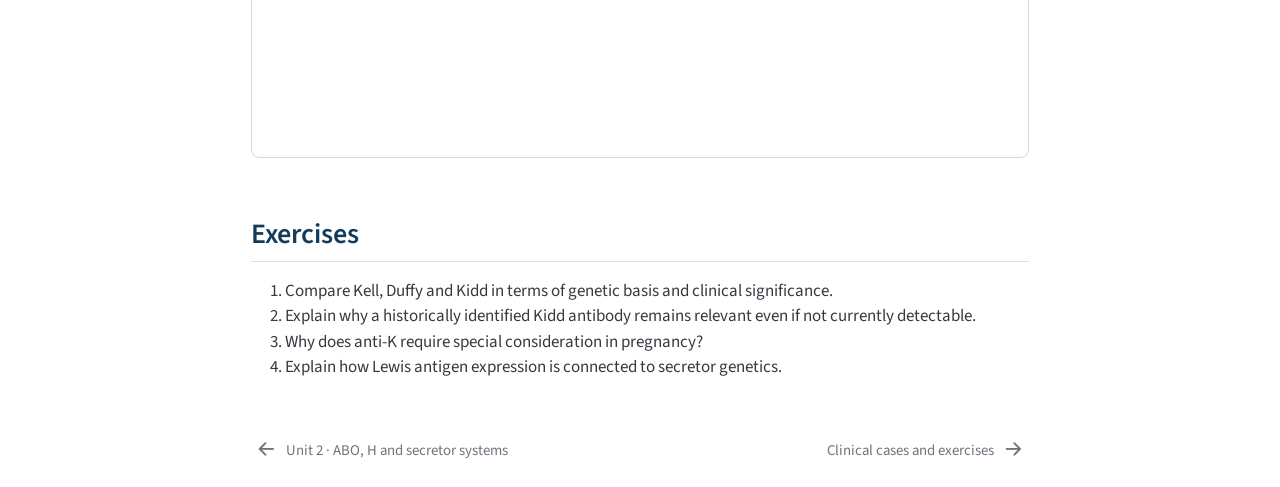
<file: docs/units/03-other-systems.html>
<!DOCTYPE html>
<html xmlns="http://www.w3.org/1999/xhtml" lang="en" xml:lang="en"><head>

<meta charset="utf-8">
<meta name="generator" content="quarto-1.11.9">

<meta name="viewport" content="width=device-width, initial-scale=1.0, user-scalable=yes">


<title>Unit 3: Other Clinically Significant Blood Group Systems – MLS 202 | Blood Transfusion Techniques</title>
<style>
/* Default styles provided by pandoc.
** See https://pandoc.org/MANUAL.html#variables-for-html for config info.
*/
span.smallcaps{font-variant: small-caps;}
div.columns{display: flex; gap: 1.5em;}
div.column{flex: auto;}
@media screen {
div.columns{gap: min(4vw, 1.5em);}
div.column{overflow-x: auto;}
}
div.hanging-indent{margin-left: 1.5em; text-indent: -1.5em;}
ul.task-list{list-style: none;}
ul.task-list li input[type="checkbox"] {
  width: 0.8em;
  margin: 0 0.8em 0.2em -1em; /* quarto-specific, see https://github.com/quarto-dev/quarto-cli/issues/4556 */ 
  vertical-align: middle;
}
</style>


<script src="../site_libs/quarto-nav/quarto-nav.js"></script>
<script src="../site_libs/quarto-nav/headroom.min.js"></script>
<script src="../site_libs/clipboard/clipboard.min.js"></script>
<script src="../site_libs/quarto-search/autocomplete.umd.js"></script>
<script src="../site_libs/quarto-search/fuse.min.js"></script>
<script src="../site_libs/quarto-search/quarto-search.js"></script>
<meta name="quarto:offset" content="../">
<link href="../units/04-cases.html" rel="next">
<link href="../units/02-blood-groups.html" rel="prev">
<script src="../site_libs/quarto-html/quarto.js" type="module"></script>
<script src="../site_libs/quarto-html/tabsets/tabsets.js" type="module"></script>
<script src="../site_libs/quarto-html/scrollable-regions/scrollable-regions.js" type="module"></script>
<script src="../site_libs/quarto-html/popper.min.js"></script>
<script src="../site_libs/quarto-html/tippy.umd.min.js"></script>
<script src="../site_libs/quarto-html/anchor.min.js"></script>
<link href="../site_libs/quarto-html/tippy.css" rel="stylesheet">
<link href="../site_libs/quarto-html/quarto-syntax-highlighting-63b5708e65d6cd79cd7618c58d0c21e7.css" rel="stylesheet" class="quarto-color-scheme" id="quarto-text-highlighting-styles">
<link href="../site_libs/quarto-html/quarto-syntax-highlighting-dark-447e42e69aaa9833c0ba1b986f430b20.css" rel="stylesheet" class="quarto-color-scheme quarto-color-alternate" id="quarto-text-highlighting-styles">
<link href="../site_libs/quarto-html/quarto-syntax-highlighting-63b5708e65d6cd79cd7618c58d0c21e7.css" rel="stylesheet" class="quarto-color-scheme-extra" id="quarto-text-highlighting-styles">
<script src="../site_libs/bootstrap/bootstrap.min.js"></script>
<link href="../site_libs/bootstrap/bootstrap-icons.css" rel="stylesheet">
<link href="../site_libs/bootstrap/bootstrap-1d24bcbacae90c8c7e9c02b8ac9bde14.min.css" rel="stylesheet" append-hash="true" class="quarto-color-scheme" id="quarto-bootstrap" data-mode="light">
<link href="../site_libs/bootstrap/bootstrap-dark-d9f7f4750c30c0a6aed9a368220ab07c.min.css" rel="stylesheet" append-hash="true" class="quarto-color-scheme quarto-color-alternate" id="quarto-bootstrap" data-mode="dark">
<link href="../site_libs/bootstrap/bootstrap-1d24bcbacae90c8c7e9c02b8ac9bde14.min.css" rel="stylesheet" append-hash="true" class="quarto-color-scheme-extra" id="quarto-bootstrap" data-mode="light">
<script id="quarto-search-options" type="application/json">{
  "location": "navbar",
  "copy-button": false,
  "collapse-after": 3,
  "panel-placement": "end",
  "type": "overlay",
  "limit": 50,
  "keyboard-shortcut": [
    "f",
    "/",
    "s"
  ],
  "show-item-context": false,
  "language": {
    "search-no-results-text": "No results",
    "search-matching-documents-text": "matching documents",
    "search-copy-link-title": "Copy link to search",
    "search-hide-matches-text": "Hide additional matches",
    "search-more-match-text": "more match in this document",
    "search-more-matches-text": "more matches in this document",
    "search-clear-button-title": "Clear",
    "search-text-placeholder": "",
    "search-detached-cancel-button-title": "Cancel",
    "search-submit-button-title": "Submit",
    "search-label": "Search"
  }
}</script>
<style>html{ scroll-behavior: smooth; }</style>


<link rel="stylesheet" href="../styles.css">
</head>

<body class="nav-sidebar docked nav-fixed quarto-light"><a id="quarto-skip-link" class="visually-hidden-focusable" href="#quarto-document-content">Skip to main content</a><script id="quarto-html-before-body" type="application/javascript">
    const toggleBodyColorMode = (bsSheetEl) => {
      const mode = bsSheetEl.getAttribute("data-mode");
      const bodyEl = window.document.querySelector("body");
      if (mode === "dark") {
        bodyEl.classList.add("quarto-dark");
        bodyEl.classList.remove("quarto-light");
      } else {
        bodyEl.classList.add("quarto-light");
        bodyEl.classList.remove("quarto-dark");
      }
    }
    const toggleBodyColorPrimary = () => {
      const bsSheetEl = window.document.querySelector("link#quarto-bootstrap:not([rel=disabled-stylesheet])");
      if (bsSheetEl) {
        toggleBodyColorMode(bsSheetEl);
      }
    }
    const setColorSchemeToggle = (alternate) => {
      const toggles = window.document.querySelectorAll('.quarto-color-scheme-toggle');
      for (let i=0; i < toggles.length; i++) {
        const toggle = toggles[i];
        if (toggle) {
          toggle.setAttribute("aria-checked", alternate ? "true" : "false");
          if (alternate) {
            toggle.classList.add("alternate");
          } else {
            toggle.classList.remove("alternate");
          }
        }
      }
    };
    const toggleColorMode = (alternate) => {
      // Switch the stylesheets
      const primaryStylesheets = window.document.querySelectorAll('link.quarto-color-scheme:not(.quarto-color-alternate)');
      const alternateStylesheets = window.document.querySelectorAll('link.quarto-color-scheme.quarto-color-alternate');
      manageTransitions('#quarto-margin-sidebar .nav-link', false);
      if (alternate) {
        // note: dark is layered on light, we don't disable primary!
        enableStylesheet(alternateStylesheets);
        for (const sheetNode of alternateStylesheets) {
          if (sheetNode.id === "quarto-bootstrap") {
            toggleBodyColorMode(sheetNode);
          }
        }
      } else {
        disableStylesheet(alternateStylesheets);
        enableStylesheet(primaryStylesheets)
        toggleBodyColorPrimary();
      }
      manageTransitions('#quarto-margin-sidebar .nav-link', true);
      // Switch the toggles
      setColorSchemeToggle(alternate)
    }
    // Hack to workaround the fact that safari doesn't
    // properly recolor the scrollbar when toggling (#1455).
    // Not run on load: stylesheets are set before first paint there, and
    // scrolling would undo the scroll to a URL fragment (#14973).
    // The one pixel nudge keeps the reader where they were.
    const refreshSafariScrollbar = () => {
      if (navigator.userAgent.indexOf('Safari') > 0 && navigator.userAgent.indexOf('Chrome') == -1) {
        manageTransitions("body", false);
        const scrollY = window.scrollY;
        window.scrollTo(0, scrollY > 0 ? scrollY - 1 : 1);
        setTimeout(() => {
          window.scrollTo(0, scrollY);
          manageTransitions("body", true);
        }, 40);
      }
    }
    const disableStylesheet = (stylesheets) => {
      for (let i=0; i < stylesheets.length; i++) {
        const stylesheet = stylesheets[i];
        stylesheet.rel = 'disabled-stylesheet';
      }
    }
    const enableStylesheet = (stylesheets) => {
      for (let i=0; i < stylesheets.length; i++) {
        const stylesheet = stylesheets[i];
        if(stylesheet.rel !== 'stylesheet') { // for Chrome, which will still FOUC without this check
          stylesheet.rel = 'stylesheet';
        }
      }
    }
    const manageTransitions = (selector, allowTransitions) => {
      const els = window.document.querySelectorAll(selector);
      for (let i=0; i < els.length; i++) {
        const el = els[i];
        if (allowTransitions) {
          el.classList.remove('notransition');
        } else {
          el.classList.add('notransition');
        }
      }
    }
    const isFileUrl = () => {
      return window.location.protocol === 'file:';
    }
    const hasAlternateSentinel = () => {
      let styleSentinel = getColorSchemeSentinel();
      if (styleSentinel !== null) {
        return styleSentinel === "alternate";
      } else {
        return false;
      }
    }
    const setStyleSentinel = (alternate) => {
      const value = alternate ? "alternate" : "default";
      if (!isFileUrl()) {
        window.localStorage.setItem("quarto-color-scheme", value);
      } else {
        localAlternateSentinel = value;
      }
    }
    const getColorSchemeSentinel = () => {
      if (!isFileUrl()) {
        const storageValue = window.localStorage.getItem("quarto-color-scheme");
        return storageValue != null ? storageValue : localAlternateSentinel;
      } else {
        return localAlternateSentinel;
      }
    }
    const toggleGiscusIfUsed = (isAlternate, darkModeDefault) => {
      const baseTheme = document.querySelector('#giscus-base-theme')?.value ?? 'light';
      const alternateTheme = document.querySelector('#giscus-alt-theme')?.value ?? 'dark';
      let newTheme = '';
      if(authorPrefersDark) {
        newTheme = isAlternate ? baseTheme : alternateTheme;
      } else {
        newTheme = isAlternate ? alternateTheme : baseTheme;
      }
      const changeGiscusTheme = () => {
        // From: https://github.com/giscus/giscus/issues/336
        const sendMessage = (message) => {
          const iframe = document.querySelector('iframe.giscus-frame');
          if (!iframe) return;
          iframe.contentWindow.postMessage({ giscus: message }, 'https://giscus.app');
        }
        sendMessage({
          setConfig: {
            theme: newTheme
          }
        });
      }
      const isGiscussLoaded = window.document.querySelector('iframe.giscus-frame') !== null;
      if (isGiscussLoaded) {
        changeGiscusTheme();
      }
    };
    const authorPrefersDark = false;
    const darkModeDefault = authorPrefersDark;
      document.querySelector('link#quarto-text-highlighting-styles.quarto-color-scheme-extra').rel = 'disabled-stylesheet';
      document.querySelector('link#quarto-bootstrap.quarto-color-scheme-extra').rel = 'disabled-stylesheet';
    let localAlternateSentinel = darkModeDefault ? 'alternate' : 'default';
    // Dark / light mode switch
    window.quartoToggleColorScheme = () => {
      // Read the current dark / light value
      let toAlternate = !hasAlternateSentinel();
      toggleColorMode(toAlternate);
      refreshSafariScrollbar();
      setStyleSentinel(toAlternate);
      toggleGiscusIfUsed(toAlternate, darkModeDefault);
      window.dispatchEvent(new Event('resize'));
    };
    // Switch to dark mode if need be
    if (hasAlternateSentinel()) {
      toggleColorMode(true);
    } else {
      toggleColorMode(false);
    }
  </script>

<div id="quarto-search-results"></div>
  <header id="quarto-header" class="headroom fixed-top">
    <nav class="navbar navbar-expand-lg " data-bs-theme="dark" aria-label="Site">
      <div class="navbar-container container-fluid">
      <div class="navbar-brand-container mx-auto">
    <a class="navbar-brand" href="../index.html">
    <span class="navbar-title">MLS 202 | Blood Transfusion Techniques</span>
    </a>
  </div>
          <button class="navbar-toggler" type="button" data-bs-toggle="collapse" data-bs-target="#navbarCollapse" aria-controls="navbarCollapse" aria-expanded="false" aria-label="Toggle navigation" onclick="if (window.quartoToggleHeadroom) { window.quartoToggleHeadroom(); }">
  <span class="navbar-toggler-icon"></span>
</button>
          <div class="collapse navbar-collapse" id="navbarCollapse">
            <ul class="navbar-nav navbar-nav-scroll me-auto">
  <li class="nav-item">
    <a class="nav-link" href="../index.html"> 
<span class="menu-text">Home</span></a>
  </li>  
  <li class="nav-item">
    <a class="nav-link" href="../syllabus.html"> 
<span class="menu-text">Course guide</span></a>
  </li>  
  <li class="nav-item">
    <a class="nav-link" href="../resources.html"> 
<span class="menu-text">Resources</span></a>
  </li>  
</ul>
            <ul class="navbar-nav navbar-nav-scroll ms-auto">
  <li class="nav-item compact">
    <a class="nav-link" href="https://github.com/BonganiBD/mls202-blood-transfusion"> <i class="bi bi-github" role="img" aria-label="Source code">
</i> 
<span class="menu-text"></span></a>
  </li>  
</ul>
          </div> <!-- /navcollapse -->
            <div class="quarto-navbar-tools">
  <button type="button" role="switch" aria-checked="false" class="quarto-color-scheme-toggle quarto-navigation-tool  px-1" onclick="window.quartoToggleColorScheme(); return false;" title="Toggle dark mode" aria-label="Toggle dark mode"><i class="bi"></i></button>
</div>
            <div id="quarto-search" class="" title="Search"></div>
      </div> <!-- /container-fluid -->
    </nav>
  <nav class="quarto-secondary-nav" aria-label="Toolbar">
    <div class="container-fluid d-flex">
      <button type="button" class="quarto-btn-toggle btn" data-bs-toggle="collapse" role="button" data-bs-target=".quarto-sidebar-collapse-item" aria-controls="quarto-sidebar" aria-expanded="false" aria-label="Toggle sidebar navigation" onclick="if (window.quartoToggleHeadroom) { window.quartoToggleHeadroom(); }">
        <i class="bi bi-layout-text-sidebar-reverse"></i>
      </button>
        <nav class="quarto-page-breadcrumbs" aria-label="Breadcrumbs"><ol class="breadcrumb"><li class="breadcrumb-item"><a href="../units/01-foundations.html">Course materials</a></li><li class="breadcrumb-item"><a href="../units/03-other-systems.html">Unit 3 · Other blood group systems</a></li></ol></nav>
        <a class="flex-grow-1" data-bs-toggle="collapse" data-bs-target=".quarto-sidebar-collapse-item" onclick="if (window.quartoToggleHeadroom) { window.quartoToggleHeadroom(); }">      
        </a>
    </div>
  </nav>
</header>
<!-- content -->
<div id="quarto-content" class="quarto-container page-columns page-rows-contents page-layout-article page-navbar">
<!-- sidebar -->
  <nav id="quarto-sidebar" class="sidebar collapse collapse-horizontal quarto-sidebar-collapse-item sidebar-navigation docked overflow-auto" aria-label="Section">
    <div class="sidebar-menu-container"> 
    <ul class="list-unstyled mt-1">
        <li class="sidebar-item sidebar-item-section">
      <div class="sidebar-item-container"> 
            <button type="button" class="sidebar-item-text sidebar-item-toggle sidebar-link text-start" data-bs-toggle="collapse" data-bs-target="#quarto-sidebar-section-1" aria-controls="quarto-sidebar-section-1" aria-expanded="true">
 <span class="menu-text" id="quarto-sidebar-section-1-label">Course materials</span><i class="bi bi-chevron-right" aria-hidden="true"></i></button>
      </div>
      <ul id="quarto-sidebar-section-1" aria-labelledby="quarto-sidebar-section-1-label" class="collapse list-unstyled sidebar-section depth1 show">  
          <li class="sidebar-item">
  <div class="sidebar-item-container"> 
  <a href="../units/01-foundations.html" class="sidebar-item-text sidebar-link">
 <span class="menu-text">Unit 1 · Foundations and immunohematology</span></a>
  </div>
</li>
          <li class="sidebar-item">
  <div class="sidebar-item-container"> 
  <a href="../units/02-blood-groups.html" class="sidebar-item-text sidebar-link">
 <span class="menu-text">Unit 2 · ABO, H and secretor systems</span></a>
  </div>
</li>
          <li class="sidebar-item">
  <div class="sidebar-item-container"> 
  <a href="../units/03-other-systems.html" class="sidebar-item-text sidebar-link active">
 <span class="menu-text">Unit 3 · Other blood group systems</span></a>
  </div>
</li>
      </ul>
  </li>
        <li class="sidebar-item sidebar-item-section">
      <div class="sidebar-item-container"> 
            <button type="button" class="sidebar-item-text sidebar-item-toggle sidebar-link text-start" data-bs-toggle="collapse" data-bs-target="#quarto-sidebar-section-2" aria-controls="quarto-sidebar-section-2" aria-expanded="true">
 <span class="menu-text" id="quarto-sidebar-section-2-label">Practice and application</span><i class="bi bi-chevron-right" aria-hidden="true"></i></button>
      </div>
      <ul id="quarto-sidebar-section-2" aria-labelledby="quarto-sidebar-section-2-label" class="collapse list-unstyled sidebar-section depth1 show">  
          <li class="sidebar-item">
  <div class="sidebar-item-container"> 
  <a href="../units/04-cases.html" class="sidebar-item-text sidebar-link">
 <span class="menu-text">Clinical cases and exercises</span></a>
  </div>
</li>
      </ul>
  </li>
    </ul>
    </div>
</nav>
<div id="quarto-sidebar-glass" class="quarto-sidebar-collapse-item" data-bs-toggle="collapse" data-bs-target=".quarto-sidebar-collapse-item"></div>
<!-- margin-sidebar -->
    <div id="quarto-margin-sidebar" class="sidebar margin-sidebar">
        <nav id="TOC" role="doc-toc" aria-labelledby="toc-title" class="toc-active">
    <h2 id="toc-title">On this page</h2>
   
  <ul>
  <li><a href="#overview" id="toc-overview" class="nav-link active" data-scroll-target="#overview">Overview</a></li>
  <li><a href="#clinical-interpretation" id="toc-clinical-interpretation" class="nav-link" data-scroll-target="#clinical-interpretation">Clinical interpretation</a></li>
  <li><a href="#lecture-slides" id="toc-lecture-slides" class="nav-link" data-scroll-target="#lecture-slides">Lecture slides</a></li>
  <li><a href="#exercises" id="toc-exercises" class="nav-link" data-scroll-target="#exercises">Exercises</a></li>
  </ul>
</nav>
    </div>
<!-- main -->
<main class="content" id="quarto-document-content" tabindex="-1">


<header id="title-block-header" class="quarto-title-block default"><nav class="quarto-page-breadcrumbs quarto-title-breadcrumbs d-none d-lg-block" aria-label="Breadcrumbs"><ol class="breadcrumb"><li class="breadcrumb-item"><a href="../units/01-foundations.html">Course materials</a></li><li class="breadcrumb-item"><a href="../units/03-other-systems.html">Unit 3 · Other blood group systems</a></li></ol></nav>
<div class="quarto-title">
<h1 class="title">Unit 3: Other Clinically Significant Blood Group Systems</h1>
</div>



<div class="quarto-title-meta">

    
  
    
  </div>
  


</header>


<section id="overview" class="level2">
<h2 class="anchored" data-anchor-id="overview">Overview</h2>
<p>The supplied lecture focuses on blood group systems beyond ABO and Rh and connects their genetics and phenotypes with laboratory investigation and transfusion outcomes.</p>
<table class="caption-top table">
<colgroup>
<col style="width: 33%">
<col style="width: 33%">
<col style="width: 33%">
</colgroup>
<thead>
<tr class="header">
<th>System</th>
<th>Major antigens or markers</th>
<th>Topics emphasized in slides</th>
</tr>
</thead>
<tbody>
<tr class="odd">
<td>Kell</td>
<td>K, k and other Kell antigens</td>
<td>Anti-K, transfusion reactions, HDFN; see pages 2–4</td>
</tr>
<tr class="even">
<td>Duffy</td>
<td>Fyᵃ, Fyᵇ</td>
<td>Phenotypes, transfusion significance, malaria biology; pages 5–8</td>
</tr>
<tr class="odd">
<td>Kidd</td>
<td>Jkᵃ, Jkᵇ, Jk3</td>
<td>Urea transporter, delayed transfusion reactions; pages 9–11</td>
</tr>
<tr class="even">
<td>MNS</td>
<td>M, N, S, s</td>
<td>Glycophorins and genetic inheritance; pages 12–13</td>
</tr>
<tr class="odd">
<td>Lewis</td>
<td>Leᵃ, Leᵇ</td>
<td>Interactions with ABO and secretor genetics; pages 14 onward</td>
</tr>
</tbody>
</table>
</section>
<section id="clinical-interpretation" class="level2">
<h2 class="anchored" data-anchor-id="clinical-interpretation">Clinical interpretation</h2>
<p>Clinical significance varies across antibodies. Consider antibody class, antigen prevalence, history of exposure and implications for compatibility and hemolytic disease of the fetus and newborn. In particular, the supplied slides emphasize <strong>anti-K</strong> as important in both hemolytic transfusion reactions and HDFN, and <strong>Kidd antibodies</strong> in delayed transfusion reactions.</p>
</section>
<section id="lecture-slides" class="level2">
<h2 class="anchored" data-anchor-id="lecture-slides">Lecture slides</h2>
<p><a href="../assets/slides/unit-3-other-systems.pdf" class="btn btn-primary">Download Unit 3 PDF</a></p>
<iframe class="pdf-embed" src="../assets/slides/unit-3-other-systems.pdf" title="Unit 3 lecture slides">
</iframe>
</section>
<section id="exercises" class="level2">
<h2 class="anchored" data-anchor-id="exercises">Exercises</h2>
<ol type="1">
<li>Compare Kell, Duffy and Kidd in terms of genetic basis and clinical significance.</li>
<li>Explain why a historically identified Kidd antibody remains relevant even if not currently detectable.</li>
<li>Why does anti-K require special consideration in pregnancy?</li>
<li>Explain how Lewis antigen expression is connected to secretor genetics.</li>
</ol>


</section>

</main> <!-- /main -->
<script id="quarto-html-after-body" type="application/javascript">
  window.document.addEventListener("DOMContentLoaded", function (event) {
    // Ensure there is a toggle, if there isn't float one in the top right
    if (window.document.querySelector('.quarto-color-scheme-toggle') === null) {
      const toggle = window.document.createElement('button');
      toggle.type = "button";
      toggle.setAttribute("role", "switch");
      toggle.setAttribute("aria-checked", "false");
      toggle.classList.add('top-right');
      toggle.classList.add('quarto-color-scheme-toggle');
      toggle.setAttribute("aria-label", "Toggle dark mode");
      toggle.onclick = function() { try { window.quartoToggleColorScheme(); } catch {} return false; };
      const i = window.document.createElement("i");
      i.classList.add('bi');
      toggle.appendChild(i);
      // Put the toggle in a landmark of its own, so that landmark navigation
      // can reach it.
      //
      // The container is always a fresh direct child of body, and the toggle is
      // never moved into page furniture that the theme or the author controls.
      // The toggle is positioned against the page, so any ancestor that
      // establishes a containing block captures it: a positioned element or a
      // grid for position: absolute, and transform, filter, will-change or
      // contain for position: fixed. A direct child of body has none of these
      // to inherit, and the shift when one appears is silent and visual.
      //
      // ARIA says a document should have at most one banner, and axe reports a
      // duplicate whether or not the banners carry distinct labels. So use a
      // header when the page has no banner yet, and a named region otherwise.
      //
      // A header is a banner wherever it sits, unless it is inside sectioning
      // content, so this cannot just look at the children of body: a custom
      // page layout wraps the title block header in a plain div. An explicit
      // role="banner" always counts.
      const sectioning = 'article, aside, main, nav, section, [role="article"], [role="complementary"], [role="main"], [role="navigation"], [role="region"]';
      const hasBanner = Array.from(
        window.document.querySelectorAll('header:not([role]), [role="banner"]')
      ).some(function(el) {
        return el.hasAttribute("role") || el.closest(sectioning) === null;
      });
      const container = window.document.createElement(hasBanner ? "div" : "header");
      if (hasBanner) {
        container.setAttribute("role", "region");
        container.setAttribute("aria-label", "Toggle dark mode");
      }
      container.classList.add('quarto-color-scheme-toggle-container');
      container.appendChild(toggle);
      window.document.body.appendChild(container);
    }
    setColorSchemeToggle(hasAlternateSentinel())
    const icon = "";
    const anchorJS = new window.AnchorJS();
    anchorJS.options = {
      placement: 'right',
      icon: icon
    };
    anchorJS.add('.anchored');
    const isCodeAnnotation = (el) => {
      for (const clz of el.classList) {
        if (clz.startsWith('code-annotation-')) {                     
          return true;
        }
      }
      return false;
    }
    const onCopySuccess = function(e) {
      // button target
      const button = e.trigger;
      // don't keep focus
      button.blur();
      // flash "checked"
      button.classList.add('code-copy-button-checked');
      var currentTitle = button.getAttribute("title");
      button.setAttribute("title", "Copied!");
      let tooltip;
      if (window.bootstrap) {
        button.setAttribute("data-bs-toggle", "tooltip");
        button.setAttribute("data-bs-placement", "left");
        button.setAttribute("data-bs-title", "Copied!");
        tooltip = new bootstrap.Tooltip(button, 
          { trigger: "manual", 
            customClass: "code-copy-button-tooltip",
            offset: [0, -8]});
        tooltip.show();    
      }
      setTimeout(function() {
        if (tooltip) {
          tooltip.hide();
          button.removeAttribute("data-bs-title");
          button.removeAttribute("data-bs-toggle");
          button.removeAttribute("data-bs-placement");
        }
        button.setAttribute("title", currentTitle);
        button.classList.remove('code-copy-button-checked');
      }, 1000);
      // clear code selection
      e.clearSelection();
    }
    const getTextToCopy = function(trigger) {
      const outerScaffold = trigger.parentElement.cloneNode(true);
      const codeEl = outerScaffold.querySelector('code');
      for (const childEl of codeEl.children) {
        if (isCodeAnnotation(childEl)) {
          childEl.remove();
        }
      }
      return codeEl.innerText;
    }
    const clipboard = new window.ClipboardJS('.code-copy-button:not([data-in-quarto-modal])', {
      text: getTextToCopy
    });
    clipboard.on('success', onCopySuccess);
    if (window.document.getElementById('quarto-embedded-source-code-modal')) {
      const clipboardModal = new window.ClipboardJS('.code-copy-button[data-in-quarto-modal]', {
        text: getTextToCopy,
        container: window.document.getElementById('quarto-embedded-source-code-modal')
      });
      clipboardModal.on('success', onCopySuccess);
    }
      var localhostRegex = new RegExp(/^(?:http|https):\/\/localhost\:?[0-9]*\//);
      var mailtoRegex = new RegExp(/^mailto:/);
        var filterRegex = new RegExp("https:\/\/BonganiBD\.github\.io\/mls202-blood-transfusion\/");
      const newWindowLabel = "(opens in a new tab)";
      const newWindowNoteId = "quarto-ext-newwindow-label";
      // Links reference one hidden label through aria-describedby, so the
      // announcement never changes their accessible name.
      var describeNewWindow = (link) => {
        if (!window.document.getElementById(newWindowNoteId)) {
          var newWindowNote = window.document.createElement("span");
          newWindowNote.id = newWindowNoteId;
          newWindowNote.hidden = true;
          newWindowNote.textContent = newWindowLabel;
          window.document.body.appendChild(newWindowNote);
        }
        var describedBy = (link.getAttribute("aria-describedby") || "").split(/\s+/).filter(Boolean);
        if (!describedBy.includes(newWindowNoteId)) {
          describedBy.push(newWindowNoteId);
          link.setAttribute("aria-describedby", describedBy.join(" "));
        }
      }
      var isInternal = (href) => {
          return filterRegex.test(href) || localhostRegex.test(href) || mailtoRegex.test(href);
      }
      // Inspect non-navigation links and adorn them if external
      window.quartoDecorateExternalLinks = function (root) {
     var links = (root || window.document).querySelectorAll('a[href]:not(.nav-link):not(.navbar-brand):not(.toc-action):not(.sidebar-link):not(.sidebar-item-toggle):not(.pagination-link):not(.no-external):not([aria-hidden]):not(.dropdown-item):not(.quarto-navigation-tool):not(.about-link)');
      for (var i=0; i<links.length; i++) {
        const link = links[i];
        if (!isInternal(link.href)) {
          // undo the damage that might have been done by quarto-nav.js in the case of
          // links that we want to consider external
          if (link.dataset.originalHref !== undefined) {
            link.href = link.dataset.originalHref;
          }
            // target, if specified
            link.setAttribute("target", "_blank");
            if (link.getAttribute("rel") === null) {
              link.setAttribute("rel", "noopener");
            }
            describeNewWindow(link);
          if (!link.classList.contains('no-external-icon')) {
          }
        }
      }
      };
      window.quartoDecorateExternalLinks(window.document);
    // Esc closes the popup (WCAG 1.4.13) and focus leaving both trigger and
    // popup closes it (WCAG 2.4.11); tippy handles neither for interactive popups.
    const hideOnEscAndFocusOut = {
      name: 'hideOnEscAndFocusOut',
      defaultValue: true,
      fn(instance) {
        const dismiss = () => {
          // A show scheduled by the trigger delay would otherwise reopen it
          instance.clearDelayTimeouts();
          instance.hide();
        };
        const onKeyDown = (event) => {
          if (event.key !== 'Escape') {
            return;
          }
          // Keep Esc from also reaching page handlers (e.g. reveal.js overview),
          // except an open reveal.js slide menu, which Esc should close too.
          // The menu handles keys only when its keyboard option is on.
          const menuHandlesEsc = window.Reveal?.getPlugin?.('menu')?.isOpen() &&
            window.Reveal.getConfig().menu?.keyboard !== false;
          if (!menuHandlesEsc) {
            event.stopPropagation();
          }
          if (instance.popper.contains(window.document.activeElement)) {
            // Disabled while refocusing so the focus trigger does not reopen it
            instance.disable();
            instance.reference.focus();
            instance.enable();
          }
          dismiss();
        };
        const onFocusOut = (event) => {
          const target = event.relatedTarget;
          if (target && !instance.reference.contains(target) &&
              !instance.popper.contains(target)) {
            dismiss();
          }
        };
        // On the trigger too: a click trigger (code-annotations: select) has no
        // blur handling. Attached for the instance's lifetime so leaving the
        // trigger also cancels a show still pending on the trigger delay.
        instance.reference.addEventListener('focusout', onFocusOut);
        return {
          onShow() {
            window.document.addEventListener('keydown', onKeyDown, true);
            instance.popper.addEventListener('focusout', onFocusOut);
          },
          onHide() {
            window.document.removeEventListener('keydown', onKeyDown, true);
            instance.popper.removeEventListener('focusout', onFocusOut);
          },
          onDestroy() {
            instance.reference.removeEventListener('focusout', onFocusOut);
          },
        };
      },
    };
    function tippyHover(el, contentFn, onTriggerFn, onUntriggerFn) {
      const config = {
        allowHTML: true,
        maxWidth: 500,
        delay: 100,
        arrow: false,
        appendTo: function(el) {
            return el.parentElement;
        },
        interactive: true,
        interactiveBorder: 10,
        theme: 'quarto',
        placement: 'bottom-start',
        plugins: [hideOnEscAndFocusOut],
      };
      if (contentFn) {
        config.content = contentFn;
      }
      if (onTriggerFn) {
        config.onTrigger = onTriggerFn;
      }
      if (onUntriggerFn) {
        config.onUntrigger = onUntriggerFn;
      }
      window.tippy(el, config); 
    }
    const noterefs = window.document.querySelectorAll('a[role="doc-noteref"]');
    for (var i=0; i<noterefs.length; i++) {
      const ref = noterefs[i];
      tippyHover(ref, function() {
        // use id or data attribute instead here
        let href = ref.getAttribute('data-footnote-href') || ref.getAttribute('href');
        try { href = new URL(href).hash; } catch {}
        const id = href.replace(/^#\/?/, "");
        const note = window.document.getElementById(id);
        if (note) {
          return note.innerHTML;
        } else {
          return "";
        }
      });
    }
    const xrefs = window.document.querySelectorAll('a.quarto-xref');
    const processXRef = (id, note) => {
      // Strip column container classes
      const stripColumnClz = (el) => {
        el.classList.remove("page-full", "page-columns");
        if (el.children) {
          for (const child of el.children) {
            stripColumnClz(child);
          }
        }
      }
      stripColumnClz(note)
      if (id === null || id.startsWith('sec-')) {
        // Special case sections, only their first couple elements
        const container = document.createElement("div");
        if (note.children && note.children.length > 2) {
          container.appendChild(note.children[0].cloneNode(true));
          for (let i = 1; i < note.children.length; i++) {
            const child = note.children[i];
            if (child.tagName === "P" && child.innerText === "") {
              continue;
            } else {
              container.appendChild(child.cloneNode(true));
              break;
            }
          }
          if (window.Quarto?.typesetMath) {
            window.Quarto.typesetMath(container);
          }
          return container.innerHTML
        } else {
          if (window.Quarto?.typesetMath) {
            window.Quarto.typesetMath(note);
          }
          return note.innerHTML;
        }
      } else {
        // Remove any anchor links if they are present
        const anchorLink = note.querySelector('a.anchorjs-link');
        if (anchorLink) {
          anchorLink.remove();
        }
        if (window.Quarto?.typesetMath) {
          window.Quarto.typesetMath(note);
        }
        if (note.classList.contains("callout")) {
          return note.outerHTML;
        } else {
          return note.innerHTML;
        }
      }
    }
    for (var i=0; i<xrefs.length; i++) {
      const xref = xrefs[i];
      tippyHover(xref, undefined, function(instance) {
        instance.disable();
        let url = xref.getAttribute('href');
        let hash = undefined; 
        if (url.startsWith('#')) {
          hash = url;
        } else {
          try { hash = new URL(url).hash; } catch {}
        }
        if (hash) {
          const id = hash.replace(/^#\/?/, "");
          const note = window.document.getElementById(id);
          if (note !== null) {
            try {
              const html = processXRef(id, note.cloneNode(true));
              instance.setContent(html);
            } finally {
              instance.enable();
              instance.show();
            }
          } else {
            // See if we can fetch this
            fetch(url.split('#')[0])
            .then(res => res.text())
            .then(html => {
              const parser = new DOMParser();
              const htmlDoc = parser.parseFromString(html, "text/html");
              const note = htmlDoc.getElementById(id);
              if (note !== null) {
                const html = processXRef(id, note);
                instance.setContent(html);
              } 
            }).finally(() => {
              instance.enable();
              instance.show();
            });
          }
        } else {
          // See if we can fetch a full url (with no hash to target)
          // This is a special case and we should probably do some content thinning / targeting
          fetch(url)
          .then(res => res.text())
          .then(html => {
            const parser = new DOMParser();
            const htmlDoc = parser.parseFromString(html, "text/html");
            const note = htmlDoc.querySelector('main.content');
            if (note !== null) {
              // This should only happen for chapter cross references
              // (since there is no id in the URL)
              // remove the first header
              if (note.children.length > 0 && note.children[0].tagName === "HEADER") {
                note.children[0].remove();
              }
              const html = processXRef(null, note);
              instance.setContent(html);
            } 
          }).finally(() => {
            instance.enable();
            instance.show();
          });
        }
      }, function(instance) {
      });
    }
        let selectedAnnoteEl;
        const selectorForAnnotation = ( cell, annotation) => {
          let cellAttr = 'data-code-cell="' + cell + '"';
          let lineAttr = 'data-code-annotation="' +  annotation + '"';
          const selector = 'span[' + cellAttr + '][' + lineAttr + ']';
          return selector;
        }
        const selectCodeLines = (annoteEl) => {
          const doc = window.document;
          const targetCell = annoteEl.getAttribute("data-target-cell");
          const targetAnnotation = annoteEl.getAttribute("data-target-annotation");
          const annoteSpan = window.document.querySelector(selectorForAnnotation(targetCell, targetAnnotation));
          const lines = annoteSpan.getAttribute("data-code-lines").split(",");
          const lineIds = lines.map((line) => {
            return targetCell + "-" + line;
          })
          // Each band is positioned against its own containing block, which is
          // not the offsetParent of the lines, so place it from client rects.
          const placeBand = (band, firstEl, lastEl, codeBlock) => {
            const container = band.offsetParent;
            if (container === null) {
              return;
            }
            const containerRect = container.getBoundingClientRect();
            // Reveal.js scales slides with a transform, so convert client
            // pixels back to the CSS pixels of the container.
            const scale = containerRect.height / container.offsetHeight || 1;
            const firstRect = firstEl.getBoundingClientRect();
            const lastRect = lastEl.getBoundingClientRect();
            const top = (firstRect.top - containerRect.top) / scale - container.clientTop + container.scrollTop;
            const height = (lastRect.bottom - firstRect.top) / scale;
            band.style.top = top - 2 + "px";
            band.style.height = height + 4 + "px";
            if (codeBlock) {
              // Without the copy button wrapper, the containing block is wider
              // than the code block, so span the code block explicitly.
              const blockRect = codeBlock.getBoundingClientRect();
              band.style.left = (blockRect.left - containerRect.left) / scale - container.clientLeft + container.scrollLeft + "px";
              band.style.width = blockRect.width / scale + "px";
            }
          };
          if (lineIds.length > 0) {
            const el = window.document.getElementById(lineIds[0]);
            const lastEl = window.document.getElementById(lineIds[lineIds.length - 1]);
            const parent = el.parentElement.parentElement;
            // cook up a div (if necessary) and position it
            let div = window.document.getElementById("code-annotation-line-highlight");
            if (div === null) {
              div = window.document.createElement("div");
              div.setAttribute("id", "code-annotation-line-highlight");
              div.style.position = 'absolute';
              parent.appendChild(div);
            }
            placeBand(div, el, lastEl, parent.closest("div.sourceCode") || parent);
            let gutterDiv = window.document.getElementById("code-annotation-line-highlight-gutter");
            if (gutterDiv === null) {
              gutterDiv = window.document.createElement("div");
              gutterDiv.setAttribute("id", "code-annotation-line-highlight-gutter");
              gutterDiv.style.position = 'absolute';
              const codeCell = window.document.getElementById(targetCell);
              const gutter = codeCell.querySelector('.code-annotation-gutter');
              gutter.appendChild(gutterDiv);
            }
            placeBand(gutterDiv, el, lastEl);
            selectedAnnoteEl = annoteEl;
          }
        };
        const unselectCodeLines = () => {
          const elementsIds = ["code-annotation-line-highlight", "code-annotation-line-highlight-gutter"];
          elementsIds.forEach((elId) => {
            const div = window.document.getElementById(elId);
            if (div) {
              div.remove();
            }
          });
          selectedAnnoteEl = undefined;
        };
          // Handle positioning of the toggle
      window.addEventListener(
        "resize",
        throttle(() => {
          elRect = undefined;
          if (selectedAnnoteEl) {
            selectCodeLines(selectedAnnoteEl);
          }
        }, 10)
      );
      function throttle(fn, ms) {
      let throttle = false;
      let timer;
        return (...args) => {
          if(!throttle) { // first call gets through
              fn.apply(this, args);
              throttle = true;
          } else { // all the others get throttled
              if(timer) clearTimeout(timer); // cancel #2
              timer = setTimeout(() => {
                fn.apply(this, args);
                timer = throttle = false;
              }, ms);
          }
        };
      }
        // Attach click handler to the DT
        const annoteDls = window.document.querySelectorAll('dt[data-target-cell]');
        for (const annoteDlNode of annoteDls) {
          annoteDlNode.addEventListener('click', (event) => {
            const clickedEl = event.target;
            if (clickedEl !== selectedAnnoteEl) {
              unselectCodeLines();
              const activeEl = window.document.querySelector('dt[data-target-cell].code-annotation-active');
              if (activeEl) {
                activeEl.classList.remove('code-annotation-active');
              }
              selectCodeLines(clickedEl);
              clickedEl.classList.add('code-annotation-active');
            } else {
              // Unselect the line
              unselectCodeLines();
              clickedEl.classList.remove('code-annotation-active');
            }
          });
        }
    const findCites = (el) => {
      const parentEl = el.parentElement;
      if (parentEl) {
        const cites = parentEl.dataset.cites;
        if (cites) {
          return {
            el,
            cites: cites.split(' ')
          };
        } else {
          return findCites(el.parentElement)
        }
      } else {
        return undefined;
      }
    };
    var bibliorefs = window.document.querySelectorAll('a[role="doc-biblioref"]');
    for (var i=0; i<bibliorefs.length; i++) {
      const ref = bibliorefs[i];
      const citeInfo = findCites(ref);
      if (citeInfo) {
        tippyHover(citeInfo.el, function() {
          var popup = window.document.createElement('div');
          citeInfo.cites.forEach(function(cite) {
            var citeDiv = window.document.createElement('div');
            citeDiv.classList.add('hanging-indent');
            citeDiv.classList.add('csl-entry');
            var biblioDiv = window.document.getElementById('ref-' + cite);
            if (biblioDiv) {
              citeDiv.innerHTML = biblioDiv.innerHTML;
            }
            popup.appendChild(citeDiv);
          });
          return popup.innerHTML;
        });
      }
    }
  });
  </script>
  <script type="application/javascript">
  window.quartoScrollableRegionsLabels = {"code":"Scrollable code","output":"Scrollable output"};
  </script>
<nav class="page-navigation" aria-label="Page">
  <div class="nav-page nav-page-previous">
      <a href="../units/02-blood-groups.html" class="pagination-link" aria-label="Unit 2 · ABO, H and secretor systems">
        <i class="bi bi-arrow-left-short"></i> <span class="nav-page-text">Unit 2 · ABO, H and secretor systems</span>
      </a>          
  </div>
  <div class="nav-page nav-page-next">
      <a href="../units/04-cases.html" class="pagination-link" aria-label="Clinical cases and exercises">
        <span class="nav-page-text">Clinical cases and exercises</span> <i class="bi bi-arrow-right-short"></i>
      </a>
  </div>
</nav>
</div> <!-- /content -->




<script src="../site_libs/quarto-html/zenscroll-min.js"></script>
</body></html>
</file>
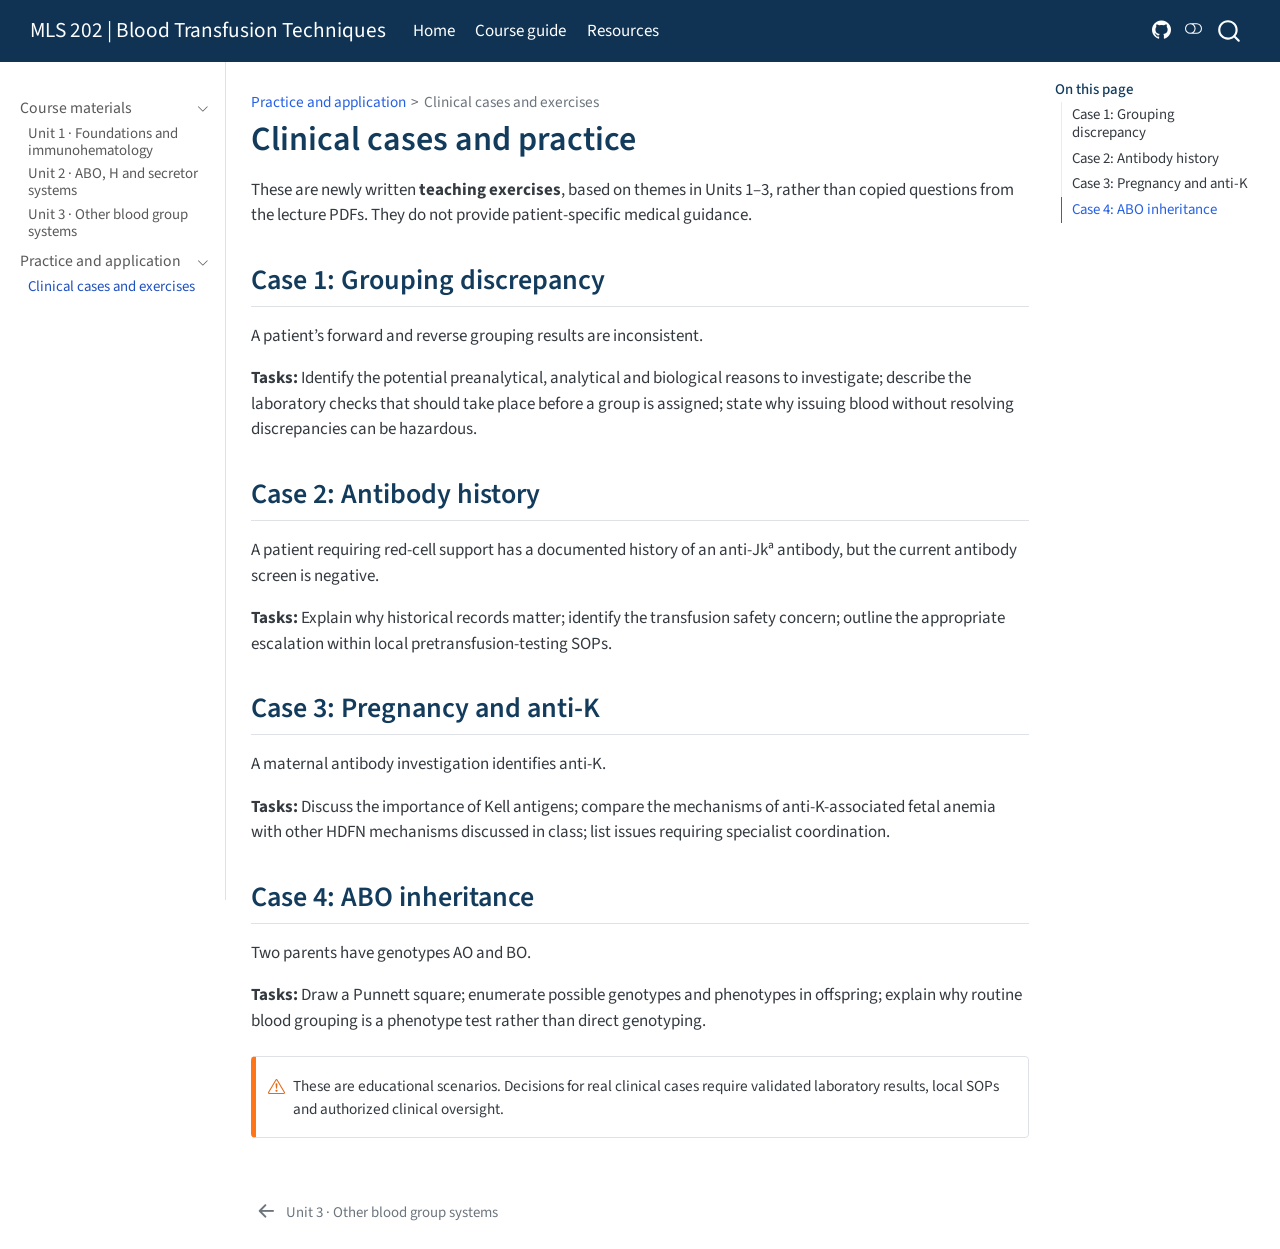
<file: docs/units/04-cases.html>
<!DOCTYPE html>
<html xmlns="http://www.w3.org/1999/xhtml" lang="en" xml:lang="en"><head>

<meta charset="utf-8">
<meta name="generator" content="quarto-1.11.9">

<meta name="viewport" content="width=device-width, initial-scale=1.0, user-scalable=yes">


<title>Clinical cases and practice – MLS 202 | Blood Transfusion Techniques</title>
<style>
/* Default styles provided by pandoc.
** See https://pandoc.org/MANUAL.html#variables-for-html for config info.
*/
span.smallcaps{font-variant: small-caps;}
div.columns{display: flex; gap: 1.5em;}
div.column{flex: auto;}
@media screen {
div.columns{gap: min(4vw, 1.5em);}
div.column{overflow-x: auto;}
}
div.hanging-indent{margin-left: 1.5em; text-indent: -1.5em;}
ul.task-list{list-style: none;}
ul.task-list li input[type="checkbox"] {
  width: 0.8em;
  margin: 0 0.8em 0.2em -1em; /* quarto-specific, see https://github.com/quarto-dev/quarto-cli/issues/4556 */ 
  vertical-align: middle;
}
</style>


<script src="../site_libs/quarto-nav/quarto-nav.js"></script>
<script src="../site_libs/quarto-nav/headroom.min.js"></script>
<script src="../site_libs/clipboard/clipboard.min.js"></script>
<script src="../site_libs/quarto-search/autocomplete.umd.js"></script>
<script src="../site_libs/quarto-search/fuse.min.js"></script>
<script src="../site_libs/quarto-search/quarto-search.js"></script>
<meta name="quarto:offset" content="../">
<link href="../units/03-other-systems.html" rel="prev">
<script src="../site_libs/quarto-html/quarto.js" type="module"></script>
<script src="../site_libs/quarto-html/tabsets/tabsets.js" type="module"></script>
<script src="../site_libs/quarto-html/scrollable-regions/scrollable-regions.js" type="module"></script>
<script src="../site_libs/quarto-html/popper.min.js"></script>
<script src="../site_libs/quarto-html/tippy.umd.min.js"></script>
<script src="../site_libs/quarto-html/anchor.min.js"></script>
<link href="../site_libs/quarto-html/tippy.css" rel="stylesheet">
<link href="../site_libs/quarto-html/quarto-syntax-highlighting-63b5708e65d6cd79cd7618c58d0c21e7.css" rel="stylesheet" class="quarto-color-scheme" id="quarto-text-highlighting-styles">
<link href="../site_libs/quarto-html/quarto-syntax-highlighting-dark-447e42e69aaa9833c0ba1b986f430b20.css" rel="stylesheet" class="quarto-color-scheme quarto-color-alternate" id="quarto-text-highlighting-styles">
<link href="../site_libs/quarto-html/quarto-syntax-highlighting-63b5708e65d6cd79cd7618c58d0c21e7.css" rel="stylesheet" class="quarto-color-scheme-extra" id="quarto-text-highlighting-styles">
<script src="../site_libs/bootstrap/bootstrap.min.js"></script>
<link href="../site_libs/bootstrap/bootstrap-icons.css" rel="stylesheet">
<link href="../site_libs/bootstrap/bootstrap-1d24bcbacae90c8c7e9c02b8ac9bde14.min.css" rel="stylesheet" append-hash="true" class="quarto-color-scheme" id="quarto-bootstrap" data-mode="light">
<link href="../site_libs/bootstrap/bootstrap-dark-d9f7f4750c30c0a6aed9a368220ab07c.min.css" rel="stylesheet" append-hash="true" class="quarto-color-scheme quarto-color-alternate" id="quarto-bootstrap" data-mode="dark">
<link href="../site_libs/bootstrap/bootstrap-1d24bcbacae90c8c7e9c02b8ac9bde14.min.css" rel="stylesheet" append-hash="true" class="quarto-color-scheme-extra" id="quarto-bootstrap" data-mode="light">
<script id="quarto-search-options" type="application/json">{
  "location": "navbar",
  "copy-button": false,
  "collapse-after": 3,
  "panel-placement": "end",
  "type": "overlay",
  "limit": 50,
  "keyboard-shortcut": [
    "f",
    "/",
    "s"
  ],
  "show-item-context": false,
  "language": {
    "search-no-results-text": "No results",
    "search-matching-documents-text": "matching documents",
    "search-copy-link-title": "Copy link to search",
    "search-hide-matches-text": "Hide additional matches",
    "search-more-match-text": "more match in this document",
    "search-more-matches-text": "more matches in this document",
    "search-clear-button-title": "Clear",
    "search-text-placeholder": "",
    "search-detached-cancel-button-title": "Cancel",
    "search-submit-button-title": "Submit",
    "search-label": "Search"
  }
}</script>
<style>html{ scroll-behavior: smooth; }</style>


<link rel="stylesheet" href="../styles.css">
</head>

<body class="nav-sidebar docked nav-fixed quarto-light"><a id="quarto-skip-link" class="visually-hidden-focusable" href="#quarto-document-content">Skip to main content</a><script id="quarto-html-before-body" type="application/javascript">
    const toggleBodyColorMode = (bsSheetEl) => {
      const mode = bsSheetEl.getAttribute("data-mode");
      const bodyEl = window.document.querySelector("body");
      if (mode === "dark") {
        bodyEl.classList.add("quarto-dark");
        bodyEl.classList.remove("quarto-light");
      } else {
        bodyEl.classList.add("quarto-light");
        bodyEl.classList.remove("quarto-dark");
      }
    }
    const toggleBodyColorPrimary = () => {
      const bsSheetEl = window.document.querySelector("link#quarto-bootstrap:not([rel=disabled-stylesheet])");
      if (bsSheetEl) {
        toggleBodyColorMode(bsSheetEl);
      }
    }
    const setColorSchemeToggle = (alternate) => {
      const toggles = window.document.querySelectorAll('.quarto-color-scheme-toggle');
      for (let i=0; i < toggles.length; i++) {
        const toggle = toggles[i];
        if (toggle) {
          toggle.setAttribute("aria-checked", alternate ? "true" : "false");
          if (alternate) {
            toggle.classList.add("alternate");
          } else {
            toggle.classList.remove("alternate");
          }
        }
      }
    };
    const toggleColorMode = (alternate) => {
      // Switch the stylesheets
      const primaryStylesheets = window.document.querySelectorAll('link.quarto-color-scheme:not(.quarto-color-alternate)');
      const alternateStylesheets = window.document.querySelectorAll('link.quarto-color-scheme.quarto-color-alternate');
      manageTransitions('#quarto-margin-sidebar .nav-link', false);
      if (alternate) {
        // note: dark is layered on light, we don't disable primary!
        enableStylesheet(alternateStylesheets);
        for (const sheetNode of alternateStylesheets) {
          if (sheetNode.id === "quarto-bootstrap") {
            toggleBodyColorMode(sheetNode);
          }
        }
      } else {
        disableStylesheet(alternateStylesheets);
        enableStylesheet(primaryStylesheets)
        toggleBodyColorPrimary();
      }
      manageTransitions('#quarto-margin-sidebar .nav-link', true);
      // Switch the toggles
      setColorSchemeToggle(alternate)
    }
    // Hack to workaround the fact that safari doesn't
    // properly recolor the scrollbar when toggling (#1455).
    // Not run on load: stylesheets are set before first paint there, and
    // scrolling would undo the scroll to a URL fragment (#14973).
    // The one pixel nudge keeps the reader where they were.
    const refreshSafariScrollbar = () => {
      if (navigator.userAgent.indexOf('Safari') > 0 && navigator.userAgent.indexOf('Chrome') == -1) {
        manageTransitions("body", false);
        const scrollY = window.scrollY;
        window.scrollTo(0, scrollY > 0 ? scrollY - 1 : 1);
        setTimeout(() => {
          window.scrollTo(0, scrollY);
          manageTransitions("body", true);
        }, 40);
      }
    }
    const disableStylesheet = (stylesheets) => {
      for (let i=0; i < stylesheets.length; i++) {
        const stylesheet = stylesheets[i];
        stylesheet.rel = 'disabled-stylesheet';
      }
    }
    const enableStylesheet = (stylesheets) => {
      for (let i=0; i < stylesheets.length; i++) {
        const stylesheet = stylesheets[i];
        if(stylesheet.rel !== 'stylesheet') { // for Chrome, which will still FOUC without this check
          stylesheet.rel = 'stylesheet';
        }
      }
    }
    const manageTransitions = (selector, allowTransitions) => {
      const els = window.document.querySelectorAll(selector);
      for (let i=0; i < els.length; i++) {
        const el = els[i];
        if (allowTransitions) {
          el.classList.remove('notransition');
        } else {
          el.classList.add('notransition');
        }
      }
    }
    const isFileUrl = () => {
      return window.location.protocol === 'file:';
    }
    const hasAlternateSentinel = () => {
      let styleSentinel = getColorSchemeSentinel();
      if (styleSentinel !== null) {
        return styleSentinel === "alternate";
      } else {
        return false;
      }
    }
    const setStyleSentinel = (alternate) => {
      const value = alternate ? "alternate" : "default";
      if (!isFileUrl()) {
        window.localStorage.setItem("quarto-color-scheme", value);
      } else {
        localAlternateSentinel = value;
      }
    }
    const getColorSchemeSentinel = () => {
      if (!isFileUrl()) {
        const storageValue = window.localStorage.getItem("quarto-color-scheme");
        return storageValue != null ? storageValue : localAlternateSentinel;
      } else {
        return localAlternateSentinel;
      }
    }
    const toggleGiscusIfUsed = (isAlternate, darkModeDefault) => {
      const baseTheme = document.querySelector('#giscus-base-theme')?.value ?? 'light';
      const alternateTheme = document.querySelector('#giscus-alt-theme')?.value ?? 'dark';
      let newTheme = '';
      if(authorPrefersDark) {
        newTheme = isAlternate ? baseTheme : alternateTheme;
      } else {
        newTheme = isAlternate ? alternateTheme : baseTheme;
      }
      const changeGiscusTheme = () => {
        // From: https://github.com/giscus/giscus/issues/336
        const sendMessage = (message) => {
          const iframe = document.querySelector('iframe.giscus-frame');
          if (!iframe) return;
          iframe.contentWindow.postMessage({ giscus: message }, 'https://giscus.app');
        }
        sendMessage({
          setConfig: {
            theme: newTheme
          }
        });
      }
      const isGiscussLoaded = window.document.querySelector('iframe.giscus-frame') !== null;
      if (isGiscussLoaded) {
        changeGiscusTheme();
      }
    };
    const authorPrefersDark = false;
    const darkModeDefault = authorPrefersDark;
      document.querySelector('link#quarto-text-highlighting-styles.quarto-color-scheme-extra').rel = 'disabled-stylesheet';
      document.querySelector('link#quarto-bootstrap.quarto-color-scheme-extra').rel = 'disabled-stylesheet';
    let localAlternateSentinel = darkModeDefault ? 'alternate' : 'default';
    // Dark / light mode switch
    window.quartoToggleColorScheme = () => {
      // Read the current dark / light value
      let toAlternate = !hasAlternateSentinel();
      toggleColorMode(toAlternate);
      refreshSafariScrollbar();
      setStyleSentinel(toAlternate);
      toggleGiscusIfUsed(toAlternate, darkModeDefault);
      window.dispatchEvent(new Event('resize'));
    };
    // Switch to dark mode if need be
    if (hasAlternateSentinel()) {
      toggleColorMode(true);
    } else {
      toggleColorMode(false);
    }
  </script>

<div id="quarto-search-results"></div>
  <header id="quarto-header" class="headroom fixed-top">
    <nav class="navbar navbar-expand-lg " data-bs-theme="dark" aria-label="Site">
      <div class="navbar-container container-fluid">
      <div class="navbar-brand-container mx-auto">
    <a class="navbar-brand" href="../index.html">
    <span class="navbar-title">MLS 202 | Blood Transfusion Techniques</span>
    </a>
  </div>
          <button class="navbar-toggler" type="button" data-bs-toggle="collapse" data-bs-target="#navbarCollapse" aria-controls="navbarCollapse" aria-expanded="false" aria-label="Toggle navigation" onclick="if (window.quartoToggleHeadroom) { window.quartoToggleHeadroom(); }">
  <span class="navbar-toggler-icon"></span>
</button>
          <div class="collapse navbar-collapse" id="navbarCollapse">
            <ul class="navbar-nav navbar-nav-scroll me-auto">
  <li class="nav-item">
    <a class="nav-link" href="../index.html"> 
<span class="menu-text">Home</span></a>
  </li>  
  <li class="nav-item">
    <a class="nav-link" href="../syllabus.html"> 
<span class="menu-text">Course guide</span></a>
  </li>  
  <li class="nav-item">
    <a class="nav-link" href="../resources.html"> 
<span class="menu-text">Resources</span></a>
  </li>  
</ul>
            <ul class="navbar-nav navbar-nav-scroll ms-auto">
  <li class="nav-item compact">
    <a class="nav-link" href="https://github.com/BonganiBD/mls202-blood-transfusion"> <i class="bi bi-github" role="img" aria-label="Source code">
</i> 
<span class="menu-text"></span></a>
  </li>  
</ul>
          </div> <!-- /navcollapse -->
            <div class="quarto-navbar-tools">
  <button type="button" role="switch" aria-checked="false" class="quarto-color-scheme-toggle quarto-navigation-tool  px-1" onclick="window.quartoToggleColorScheme(); return false;" title="Toggle dark mode" aria-label="Toggle dark mode"><i class="bi"></i></button>
</div>
            <div id="quarto-search" class="" title="Search"></div>
      </div> <!-- /container-fluid -->
    </nav>
  <nav class="quarto-secondary-nav" aria-label="Toolbar">
    <div class="container-fluid d-flex">
      <button type="button" class="quarto-btn-toggle btn" data-bs-toggle="collapse" role="button" data-bs-target=".quarto-sidebar-collapse-item" aria-controls="quarto-sidebar" aria-expanded="false" aria-label="Toggle sidebar navigation" onclick="if (window.quartoToggleHeadroom) { window.quartoToggleHeadroom(); }">
        <i class="bi bi-layout-text-sidebar-reverse"></i>
      </button>
        <nav class="quarto-page-breadcrumbs" aria-label="Breadcrumbs"><ol class="breadcrumb"><li class="breadcrumb-item"><a href="../units/04-cases.html">Practice and application</a></li><li class="breadcrumb-item"><a href="../units/04-cases.html">Clinical cases and exercises</a></li></ol></nav>
        <a class="flex-grow-1" data-bs-toggle="collapse" data-bs-target=".quarto-sidebar-collapse-item" onclick="if (window.quartoToggleHeadroom) { window.quartoToggleHeadroom(); }">      
        </a>
    </div>
  </nav>
</header>
<!-- content -->
<div id="quarto-content" class="quarto-container page-columns page-rows-contents page-layout-article page-navbar">
<!-- sidebar -->
  <nav id="quarto-sidebar" class="sidebar collapse collapse-horizontal quarto-sidebar-collapse-item sidebar-navigation docked overflow-auto" aria-label="Section">
    <div class="sidebar-menu-container"> 
    <ul class="list-unstyled mt-1">
        <li class="sidebar-item sidebar-item-section">
      <div class="sidebar-item-container"> 
            <button type="button" class="sidebar-item-text sidebar-item-toggle sidebar-link text-start" data-bs-toggle="collapse" data-bs-target="#quarto-sidebar-section-1" aria-controls="quarto-sidebar-section-1" aria-expanded="true">
 <span class="menu-text" id="quarto-sidebar-section-1-label">Course materials</span><i class="bi bi-chevron-right" aria-hidden="true"></i></button>
      </div>
      <ul id="quarto-sidebar-section-1" aria-labelledby="quarto-sidebar-section-1-label" class="collapse list-unstyled sidebar-section depth1 show">  
          <li class="sidebar-item">
  <div class="sidebar-item-container"> 
  <a href="../units/01-foundations.html" class="sidebar-item-text sidebar-link">
 <span class="menu-text">Unit 1 · Foundations and immunohematology</span></a>
  </div>
</li>
          <li class="sidebar-item">
  <div class="sidebar-item-container"> 
  <a href="../units/02-blood-groups.html" class="sidebar-item-text sidebar-link">
 <span class="menu-text">Unit 2 · ABO, H and secretor systems</span></a>
  </div>
</li>
          <li class="sidebar-item">
  <div class="sidebar-item-container"> 
  <a href="../units/03-other-systems.html" class="sidebar-item-text sidebar-link">
 <span class="menu-text">Unit 3 · Other blood group systems</span></a>
  </div>
</li>
      </ul>
  </li>
        <li class="sidebar-item sidebar-item-section">
      <div class="sidebar-item-container"> 
            <button type="button" class="sidebar-item-text sidebar-item-toggle sidebar-link text-start" data-bs-toggle="collapse" data-bs-target="#quarto-sidebar-section-2" aria-controls="quarto-sidebar-section-2" aria-expanded="true">
 <span class="menu-text" id="quarto-sidebar-section-2-label">Practice and application</span><i class="bi bi-chevron-right" aria-hidden="true"></i></button>
      </div>
      <ul id="quarto-sidebar-section-2" aria-labelledby="quarto-sidebar-section-2-label" class="collapse list-unstyled sidebar-section depth1 show">  
          <li class="sidebar-item">
  <div class="sidebar-item-container"> 
  <a href="../units/04-cases.html" class="sidebar-item-text sidebar-link active">
 <span class="menu-text">Clinical cases and exercises</span></a>
  </div>
</li>
      </ul>
  </li>
    </ul>
    </div>
</nav>
<div id="quarto-sidebar-glass" class="quarto-sidebar-collapse-item" data-bs-toggle="collapse" data-bs-target=".quarto-sidebar-collapse-item"></div>
<!-- margin-sidebar -->
    <div id="quarto-margin-sidebar" class="sidebar margin-sidebar">
        <nav id="TOC" role="doc-toc" aria-labelledby="toc-title" class="toc-active">
    <h2 id="toc-title">On this page</h2>
   
  <ul>
  <li><a href="#case-1-grouping-discrepancy" id="toc-case-1-grouping-discrepancy" class="nav-link active" data-scroll-target="#case-1-grouping-discrepancy">Case 1: Grouping discrepancy</a></li>
  <li><a href="#case-2-antibody-history" id="toc-case-2-antibody-history" class="nav-link" data-scroll-target="#case-2-antibody-history">Case 2: Antibody history</a></li>
  <li><a href="#case-3-pregnancy-and-anti-k" id="toc-case-3-pregnancy-and-anti-k" class="nav-link" data-scroll-target="#case-3-pregnancy-and-anti-k">Case 3: Pregnancy and anti-K</a></li>
  <li><a href="#case-4-abo-inheritance" id="toc-case-4-abo-inheritance" class="nav-link" data-scroll-target="#case-4-abo-inheritance">Case 4: ABO inheritance</a></li>
  </ul>
</nav>
    </div>
<!-- main -->
<main class="content" id="quarto-document-content" tabindex="-1">


<header id="title-block-header" class="quarto-title-block default"><nav class="quarto-page-breadcrumbs quarto-title-breadcrumbs d-none d-lg-block" aria-label="Breadcrumbs"><ol class="breadcrumb"><li class="breadcrumb-item"><a href="../units/04-cases.html">Practice and application</a></li><li class="breadcrumb-item"><a href="../units/04-cases.html">Clinical cases and exercises</a></li></ol></nav>
<div class="quarto-title">
<h1 class="title">Clinical cases and practice</h1>
</div>



<div class="quarto-title-meta">

    
  
    
  </div>
  


</header>


<p>These are newly written <strong>teaching exercises</strong>, based on themes in Units 1–3, rather than copied questions from the lecture PDFs. They do not provide patient-specific medical guidance.</p>
<section id="case-1-grouping-discrepancy" class="level2">
<h2 class="anchored" data-anchor-id="case-1-grouping-discrepancy">Case 1: Grouping discrepancy</h2>
<p>A patient’s forward and reverse grouping results are inconsistent.</p>
<p><strong>Tasks:</strong> Identify the potential preanalytical, analytical and biological reasons to investigate; describe the laboratory checks that should take place before a group is assigned; state why issuing blood without resolving discrepancies can be hazardous.</p>
</section>
<section id="case-2-antibody-history" class="level2">
<h2 class="anchored" data-anchor-id="case-2-antibody-history">Case 2: Antibody history</h2>
<p>A patient requiring red-cell support has a documented history of an anti-Jkᵃ antibody, but the current antibody screen is negative.</p>
<p><strong>Tasks:</strong> Explain why historical records matter; identify the transfusion safety concern; outline the appropriate escalation within local pretransfusion-testing SOPs.</p>
</section>
<section id="case-3-pregnancy-and-anti-k" class="level2">
<h2 class="anchored" data-anchor-id="case-3-pregnancy-and-anti-k">Case 3: Pregnancy and anti-K</h2>
<p>A maternal antibody investigation identifies anti-K.</p>
<p><strong>Tasks:</strong> Discuss the importance of Kell antigens; compare the mechanisms of anti-K-associated fetal anemia with other HDFN mechanisms discussed in class; list issues requiring specialist coordination.</p>
</section>
<section id="case-4-abo-inheritance" class="level2">
<h2 class="anchored" data-anchor-id="case-4-abo-inheritance">Case 4: ABO inheritance</h2>
<p>Two parents have genotypes AO and BO.</p>
<p><strong>Tasks:</strong> Draw a Punnett square; enumerate possible genotypes and phenotypes in offspring; explain why routine blood grouping is a phenotype test rather than direct genotyping.</p>
<div class="callout callout-style-simple callout-warning">
<div class="callout-body d-flex">
<div class="callout-icon-container">
<i class="callout-icon"></i>
</div>
<div class="callout-body-container">
<p>These are educational scenarios. Decisions for real clinical cases require validated laboratory results, local SOPs and authorized clinical oversight.</p>
</div>
</div>
</div>


</section>

</main> <!-- /main -->
<script id="quarto-html-after-body" type="application/javascript">
  window.document.addEventListener("DOMContentLoaded", function (event) {
    // Ensure there is a toggle, if there isn't float one in the top right
    if (window.document.querySelector('.quarto-color-scheme-toggle') === null) {
      const toggle = window.document.createElement('button');
      toggle.type = "button";
      toggle.setAttribute("role", "switch");
      toggle.setAttribute("aria-checked", "false");
      toggle.classList.add('top-right');
      toggle.classList.add('quarto-color-scheme-toggle');
      toggle.setAttribute("aria-label", "Toggle dark mode");
      toggle.onclick = function() { try { window.quartoToggleColorScheme(); } catch {} return false; };
      const i = window.document.createElement("i");
      i.classList.add('bi');
      toggle.appendChild(i);
      // Put the toggle in a landmark of its own, so that landmark navigation
      // can reach it.
      //
      // The container is always a fresh direct child of body, and the toggle is
      // never moved into page furniture that the theme or the author controls.
      // The toggle is positioned against the page, so any ancestor that
      // establishes a containing block captures it: a positioned element or a
      // grid for position: absolute, and transform, filter, will-change or
      // contain for position: fixed. A direct child of body has none of these
      // to inherit, and the shift when one appears is silent and visual.
      //
      // ARIA says a document should have at most one banner, and axe reports a
      // duplicate whether or not the banners carry distinct labels. So use a
      // header when the page has no banner yet, and a named region otherwise.
      //
      // A header is a banner wherever it sits, unless it is inside sectioning
      // content, so this cannot just look at the children of body: a custom
      // page layout wraps the title block header in a plain div. An explicit
      // role="banner" always counts.
      const sectioning = 'article, aside, main, nav, section, [role="article"], [role="complementary"], [role="main"], [role="navigation"], [role="region"]';
      const hasBanner = Array.from(
        window.document.querySelectorAll('header:not([role]), [role="banner"]')
      ).some(function(el) {
        return el.hasAttribute("role") || el.closest(sectioning) === null;
      });
      const container = window.document.createElement(hasBanner ? "div" : "header");
      if (hasBanner) {
        container.setAttribute("role", "region");
        container.setAttribute("aria-label", "Toggle dark mode");
      }
      container.classList.add('quarto-color-scheme-toggle-container');
      container.appendChild(toggle);
      window.document.body.appendChild(container);
    }
    setColorSchemeToggle(hasAlternateSentinel())
    const icon = "";
    const anchorJS = new window.AnchorJS();
    anchorJS.options = {
      placement: 'right',
      icon: icon
    };
    anchorJS.add('.anchored');
    const isCodeAnnotation = (el) => {
      for (const clz of el.classList) {
        if (clz.startsWith('code-annotation-')) {                     
          return true;
        }
      }
      return false;
    }
    const onCopySuccess = function(e) {
      // button target
      const button = e.trigger;
      // don't keep focus
      button.blur();
      // flash "checked"
      button.classList.add('code-copy-button-checked');
      var currentTitle = button.getAttribute("title");
      button.setAttribute("title", "Copied!");
      let tooltip;
      if (window.bootstrap) {
        button.setAttribute("data-bs-toggle", "tooltip");
        button.setAttribute("data-bs-placement", "left");
        button.setAttribute("data-bs-title", "Copied!");
        tooltip = new bootstrap.Tooltip(button, 
          { trigger: "manual", 
            customClass: "code-copy-button-tooltip",
            offset: [0, -8]});
        tooltip.show();    
      }
      setTimeout(function() {
        if (tooltip) {
          tooltip.hide();
          button.removeAttribute("data-bs-title");
          button.removeAttribute("data-bs-toggle");
          button.removeAttribute("data-bs-placement");
        }
        button.setAttribute("title", currentTitle);
        button.classList.remove('code-copy-button-checked');
      }, 1000);
      // clear code selection
      e.clearSelection();
    }
    const getTextToCopy = function(trigger) {
      const outerScaffold = trigger.parentElement.cloneNode(true);
      const codeEl = outerScaffold.querySelector('code');
      for (const childEl of codeEl.children) {
        if (isCodeAnnotation(childEl)) {
          childEl.remove();
        }
      }
      return codeEl.innerText;
    }
    const clipboard = new window.ClipboardJS('.code-copy-button:not([data-in-quarto-modal])', {
      text: getTextToCopy
    });
    clipboard.on('success', onCopySuccess);
    if (window.document.getElementById('quarto-embedded-source-code-modal')) {
      const clipboardModal = new window.ClipboardJS('.code-copy-button[data-in-quarto-modal]', {
        text: getTextToCopy,
        container: window.document.getElementById('quarto-embedded-source-code-modal')
      });
      clipboardModal.on('success', onCopySuccess);
    }
      var localhostRegex = new RegExp(/^(?:http|https):\/\/localhost\:?[0-9]*\//);
      var mailtoRegex = new RegExp(/^mailto:/);
        var filterRegex = new RegExp("https:\/\/BonganiBD\.github\.io\/mls202-blood-transfusion\/");
      const newWindowLabel = "(opens in a new tab)";
      const newWindowNoteId = "quarto-ext-newwindow-label";
      // Links reference one hidden label through aria-describedby, so the
      // announcement never changes their accessible name.
      var describeNewWindow = (link) => {
        if (!window.document.getElementById(newWindowNoteId)) {
          var newWindowNote = window.document.createElement("span");
          newWindowNote.id = newWindowNoteId;
          newWindowNote.hidden = true;
          newWindowNote.textContent = newWindowLabel;
          window.document.body.appendChild(newWindowNote);
        }
        var describedBy = (link.getAttribute("aria-describedby") || "").split(/\s+/).filter(Boolean);
        if (!describedBy.includes(newWindowNoteId)) {
          describedBy.push(newWindowNoteId);
          link.setAttribute("aria-describedby", describedBy.join(" "));
        }
      }
      var isInternal = (href) => {
          return filterRegex.test(href) || localhostRegex.test(href) || mailtoRegex.test(href);
      }
      // Inspect non-navigation links and adorn them if external
      window.quartoDecorateExternalLinks = function (root) {
     var links = (root || window.document).querySelectorAll('a[href]:not(.nav-link):not(.navbar-brand):not(.toc-action):not(.sidebar-link):not(.sidebar-item-toggle):not(.pagination-link):not(.no-external):not([aria-hidden]):not(.dropdown-item):not(.quarto-navigation-tool):not(.about-link)');
      for (var i=0; i<links.length; i++) {
        const link = links[i];
        if (!isInternal(link.href)) {
          // undo the damage that might have been done by quarto-nav.js in the case of
          // links that we want to consider external
          if (link.dataset.originalHref !== undefined) {
            link.href = link.dataset.originalHref;
          }
            // target, if specified
            link.setAttribute("target", "_blank");
            if (link.getAttribute("rel") === null) {
              link.setAttribute("rel", "noopener");
            }
            describeNewWindow(link);
          if (!link.classList.contains('no-external-icon')) {
          }
        }
      }
      };
      window.quartoDecorateExternalLinks(window.document);
    // Esc closes the popup (WCAG 1.4.13) and focus leaving both trigger and
    // popup closes it (WCAG 2.4.11); tippy handles neither for interactive popups.
    const hideOnEscAndFocusOut = {
      name: 'hideOnEscAndFocusOut',
      defaultValue: true,
      fn(instance) {
        const dismiss = () => {
          // A show scheduled by the trigger delay would otherwise reopen it
          instance.clearDelayTimeouts();
          instance.hide();
        };
        const onKeyDown = (event) => {
          if (event.key !== 'Escape') {
            return;
          }
          // Keep Esc from also reaching page handlers (e.g. reveal.js overview),
          // except an open reveal.js slide menu, which Esc should close too.
          // The menu handles keys only when its keyboard option is on.
          const menuHandlesEsc = window.Reveal?.getPlugin?.('menu')?.isOpen() &&
            window.Reveal.getConfig().menu?.keyboard !== false;
          if (!menuHandlesEsc) {
            event.stopPropagation();
          }
          if (instance.popper.contains(window.document.activeElement)) {
            // Disabled while refocusing so the focus trigger does not reopen it
            instance.disable();
            instance.reference.focus();
            instance.enable();
          }
          dismiss();
        };
        const onFocusOut = (event) => {
          const target = event.relatedTarget;
          if (target && !instance.reference.contains(target) &&
              !instance.popper.contains(target)) {
            dismiss();
          }
        };
        // On the trigger too: a click trigger (code-annotations: select) has no
        // blur handling. Attached for the instance's lifetime so leaving the
        // trigger also cancels a show still pending on the trigger delay.
        instance.reference.addEventListener('focusout', onFocusOut);
        return {
          onShow() {
            window.document.addEventListener('keydown', onKeyDown, true);
            instance.popper.addEventListener('focusout', onFocusOut);
          },
          onHide() {
            window.document.removeEventListener('keydown', onKeyDown, true);
            instance.popper.removeEventListener('focusout', onFocusOut);
          },
          onDestroy() {
            instance.reference.removeEventListener('focusout', onFocusOut);
          },
        };
      },
    };
    function tippyHover(el, contentFn, onTriggerFn, onUntriggerFn) {
      const config = {
        allowHTML: true,
        maxWidth: 500,
        delay: 100,
        arrow: false,
        appendTo: function(el) {
            return el.parentElement;
        },
        interactive: true,
        interactiveBorder: 10,
        theme: 'quarto',
        placement: 'bottom-start',
        plugins: [hideOnEscAndFocusOut],
      };
      if (contentFn) {
        config.content = contentFn;
      }
      if (onTriggerFn) {
        config.onTrigger = onTriggerFn;
      }
      if (onUntriggerFn) {
        config.onUntrigger = onUntriggerFn;
      }
      window.tippy(el, config); 
    }
    const noterefs = window.document.querySelectorAll('a[role="doc-noteref"]');
    for (var i=0; i<noterefs.length; i++) {
      const ref = noterefs[i];
      tippyHover(ref, function() {
        // use id or data attribute instead here
        let href = ref.getAttribute('data-footnote-href') || ref.getAttribute('href');
        try { href = new URL(href).hash; } catch {}
        const id = href.replace(/^#\/?/, "");
        const note = window.document.getElementById(id);
        if (note) {
          return note.innerHTML;
        } else {
          return "";
        }
      });
    }
    const xrefs = window.document.querySelectorAll('a.quarto-xref');
    const processXRef = (id, note) => {
      // Strip column container classes
      const stripColumnClz = (el) => {
        el.classList.remove("page-full", "page-columns");
        if (el.children) {
          for (const child of el.children) {
            stripColumnClz(child);
          }
        }
      }
      stripColumnClz(note)
      if (id === null || id.startsWith('sec-')) {
        // Special case sections, only their first couple elements
        const container = document.createElement("div");
        if (note.children && note.children.length > 2) {
          container.appendChild(note.children[0].cloneNode(true));
          for (let i = 1; i < note.children.length; i++) {
            const child = note.children[i];
            if (child.tagName === "P" && child.innerText === "") {
              continue;
            } else {
              container.appendChild(child.cloneNode(true));
              break;
            }
          }
          if (window.Quarto?.typesetMath) {
            window.Quarto.typesetMath(container);
          }
          return container.innerHTML
        } else {
          if (window.Quarto?.typesetMath) {
            window.Quarto.typesetMath(note);
          }
          return note.innerHTML;
        }
      } else {
        // Remove any anchor links if they are present
        const anchorLink = note.querySelector('a.anchorjs-link');
        if (anchorLink) {
          anchorLink.remove();
        }
        if (window.Quarto?.typesetMath) {
          window.Quarto.typesetMath(note);
        }
        if (note.classList.contains("callout")) {
          return note.outerHTML;
        } else {
          return note.innerHTML;
        }
      }
    }
    for (var i=0; i<xrefs.length; i++) {
      const xref = xrefs[i];
      tippyHover(xref, undefined, function(instance) {
        instance.disable();
        let url = xref.getAttribute('href');
        let hash = undefined; 
        if (url.startsWith('#')) {
          hash = url;
        } else {
          try { hash = new URL(url).hash; } catch {}
        }
        if (hash) {
          const id = hash.replace(/^#\/?/, "");
          const note = window.document.getElementById(id);
          if (note !== null) {
            try {
              const html = processXRef(id, note.cloneNode(true));
              instance.setContent(html);
            } finally {
              instance.enable();
              instance.show();
            }
          } else {
            // See if we can fetch this
            fetch(url.split('#')[0])
            .then(res => res.text())
            .then(html => {
              const parser = new DOMParser();
              const htmlDoc = parser.parseFromString(html, "text/html");
              const note = htmlDoc.getElementById(id);
              if (note !== null) {
                const html = processXRef(id, note);
                instance.setContent(html);
              } 
            }).finally(() => {
              instance.enable();
              instance.show();
            });
          }
        } else {
          // See if we can fetch a full url (with no hash to target)
          // This is a special case and we should probably do some content thinning / targeting
          fetch(url)
          .then(res => res.text())
          .then(html => {
            const parser = new DOMParser();
            const htmlDoc = parser.parseFromString(html, "text/html");
            const note = htmlDoc.querySelector('main.content');
            if (note !== null) {
              // This should only happen for chapter cross references
              // (since there is no id in the URL)
              // remove the first header
              if (note.children.length > 0 && note.children[0].tagName === "HEADER") {
                note.children[0].remove();
              }
              const html = processXRef(null, note);
              instance.setContent(html);
            } 
          }).finally(() => {
            instance.enable();
            instance.show();
          });
        }
      }, function(instance) {
      });
    }
        let selectedAnnoteEl;
        const selectorForAnnotation = ( cell, annotation) => {
          let cellAttr = 'data-code-cell="' + cell + '"';
          let lineAttr = 'data-code-annotation="' +  annotation + '"';
          const selector = 'span[' + cellAttr + '][' + lineAttr + ']';
          return selector;
        }
        const selectCodeLines = (annoteEl) => {
          const doc = window.document;
          const targetCell = annoteEl.getAttribute("data-target-cell");
          const targetAnnotation = annoteEl.getAttribute("data-target-annotation");
          const annoteSpan = window.document.querySelector(selectorForAnnotation(targetCell, targetAnnotation));
          const lines = annoteSpan.getAttribute("data-code-lines").split(",");
          const lineIds = lines.map((line) => {
            return targetCell + "-" + line;
          })
          // Each band is positioned against its own containing block, which is
          // not the offsetParent of the lines, so place it from client rects.
          const placeBand = (band, firstEl, lastEl, codeBlock) => {
            const container = band.offsetParent;
            if (container === null) {
              return;
            }
            const containerRect = container.getBoundingClientRect();
            // Reveal.js scales slides with a transform, so convert client
            // pixels back to the CSS pixels of the container.
            const scale = containerRect.height / container.offsetHeight || 1;
            const firstRect = firstEl.getBoundingClientRect();
            const lastRect = lastEl.getBoundingClientRect();
            const top = (firstRect.top - containerRect.top) / scale - container.clientTop + container.scrollTop;
            const height = (lastRect.bottom - firstRect.top) / scale;
            band.style.top = top - 2 + "px";
            band.style.height = height + 4 + "px";
            if (codeBlock) {
              // Without the copy button wrapper, the containing block is wider
              // than the code block, so span the code block explicitly.
              const blockRect = codeBlock.getBoundingClientRect();
              band.style.left = (blockRect.left - containerRect.left) / scale - container.clientLeft + container.scrollLeft + "px";
              band.style.width = blockRect.width / scale + "px";
            }
          };
          if (lineIds.length > 0) {
            const el = window.document.getElementById(lineIds[0]);
            const lastEl = window.document.getElementById(lineIds[lineIds.length - 1]);
            const parent = el.parentElement.parentElement;
            // cook up a div (if necessary) and position it
            let div = window.document.getElementById("code-annotation-line-highlight");
            if (div === null) {
              div = window.document.createElement("div");
              div.setAttribute("id", "code-annotation-line-highlight");
              div.style.position = 'absolute';
              parent.appendChild(div);
            }
            placeBand(div, el, lastEl, parent.closest("div.sourceCode") || parent);
            let gutterDiv = window.document.getElementById("code-annotation-line-highlight-gutter");
            if (gutterDiv === null) {
              gutterDiv = window.document.createElement("div");
              gutterDiv.setAttribute("id", "code-annotation-line-highlight-gutter");
              gutterDiv.style.position = 'absolute';
              const codeCell = window.document.getElementById(targetCell);
              const gutter = codeCell.querySelector('.code-annotation-gutter');
              gutter.appendChild(gutterDiv);
            }
            placeBand(gutterDiv, el, lastEl);
            selectedAnnoteEl = annoteEl;
          }
        };
        const unselectCodeLines = () => {
          const elementsIds = ["code-annotation-line-highlight", "code-annotation-line-highlight-gutter"];
          elementsIds.forEach((elId) => {
            const div = window.document.getElementById(elId);
            if (div) {
              div.remove();
            }
          });
          selectedAnnoteEl = undefined;
        };
          // Handle positioning of the toggle
      window.addEventListener(
        "resize",
        throttle(() => {
          elRect = undefined;
          if (selectedAnnoteEl) {
            selectCodeLines(selectedAnnoteEl);
          }
        }, 10)
      );
      function throttle(fn, ms) {
      let throttle = false;
      let timer;
        return (...args) => {
          if(!throttle) { // first call gets through
              fn.apply(this, args);
              throttle = true;
          } else { // all the others get throttled
              if(timer) clearTimeout(timer); // cancel #2
              timer = setTimeout(() => {
                fn.apply(this, args);
                timer = throttle = false;
              }, ms);
          }
        };
      }
        // Attach click handler to the DT
        const annoteDls = window.document.querySelectorAll('dt[data-target-cell]');
        for (const annoteDlNode of annoteDls) {
          annoteDlNode.addEventListener('click', (event) => {
            const clickedEl = event.target;
            if (clickedEl !== selectedAnnoteEl) {
              unselectCodeLines();
              const activeEl = window.document.querySelector('dt[data-target-cell].code-annotation-active');
              if (activeEl) {
                activeEl.classList.remove('code-annotation-active');
              }
              selectCodeLines(clickedEl);
              clickedEl.classList.add('code-annotation-active');
            } else {
              // Unselect the line
              unselectCodeLines();
              clickedEl.classList.remove('code-annotation-active');
            }
          });
        }
    const findCites = (el) => {
      const parentEl = el.parentElement;
      if (parentEl) {
        const cites = parentEl.dataset.cites;
        if (cites) {
          return {
            el,
            cites: cites.split(' ')
          };
        } else {
          return findCites(el.parentElement)
        }
      } else {
        return undefined;
      }
    };
    var bibliorefs = window.document.querySelectorAll('a[role="doc-biblioref"]');
    for (var i=0; i<bibliorefs.length; i++) {
      const ref = bibliorefs[i];
      const citeInfo = findCites(ref);
      if (citeInfo) {
        tippyHover(citeInfo.el, function() {
          var popup = window.document.createElement('div');
          citeInfo.cites.forEach(function(cite) {
            var citeDiv = window.document.createElement('div');
            citeDiv.classList.add('hanging-indent');
            citeDiv.classList.add('csl-entry');
            var biblioDiv = window.document.getElementById('ref-' + cite);
            if (biblioDiv) {
              citeDiv.innerHTML = biblioDiv.innerHTML;
            }
            popup.appendChild(citeDiv);
          });
          return popup.innerHTML;
        });
      }
    }
  });
  </script>
  <script type="application/javascript">
  window.quartoScrollableRegionsLabels = {"code":"Scrollable code","output":"Scrollable output"};
  </script>
<nav class="page-navigation" aria-label="Page">
  <div class="nav-page nav-page-previous">
      <a href="../units/03-other-systems.html" class="pagination-link" aria-label="Unit 3 · Other blood group systems">
        <i class="bi bi-arrow-left-short"></i> <span class="nav-page-text">Unit 3 · Other blood group systems</span>
      </a>          
  </div>
  <div class="nav-page nav-page-next">
  </div>
</nav>
</div> <!-- /content -->




<script src="../site_libs/quarto-html/zenscroll-min.js"></script>
</body></html>
</file>
<file: site_libs/quarto-html/tippy.css>
.tippy-box[data-animation=fade][data-state=hidden]{opacity:0}[data-tippy-root]{max-width:calc(100vw - 10px)}.tippy-box{position:relative;background-color:#333;color:#fff;border-radius:4px;font-size:14px;line-height:1.4;white-space:normal;outline:0;transition-property:transform,visibility,opacity}.tippy-box[data-placement^=top]>.tippy-arrow{bottom:0}.tippy-box[data-placement^=top]>.tippy-arrow:before{bottom:-7px;left:0;border-width:8px 8px 0;border-top-color:initial;transform-origin:center top}.tippy-box[data-placement^=bottom]>.tippy-arrow{top:0}.tippy-box[data-placement^=bottom]>.tippy-arrow:before{top:-7px;left:0;border-width:0 8px 8px;border-bottom-color:initial;transform-origin:center bottom}.tippy-box[data-placement^=left]>.tippy-arrow{right:0}.tippy-box[data-placement^=left]>.tippy-arrow:before{border-width:8px 0 8px 8px;border-left-color:initial;right:-7px;transform-origin:center left}.tippy-box[data-placement^=right]>.tippy-arrow{left:0}.tippy-box[data-placement^=right]>.tippy-arrow:before{left:-7px;border-width:8px 8px 8px 0;border-right-color:initial;transform-origin:center right}.tippy-box[data-inertia][data-state=visible]{transition-timing-function:cubic-bezier(.54,1.5,.38,1.11)}.tippy-arrow{width:16px;height:16px;color:#333}.tippy-arrow:before{content:"";position:absolute;border-color:transparent;border-style:solid}.tippy-content{position:relative;padding:5px 9px;z-index:1}
</file>
<file: site_libs/quarto-html/quarto-syntax-highlighting-63b5708e65d6cd79cd7618c58d0c21e7.css>
/* quarto syntax highlight colors */
:root {
  --quarto-hl-ot-color: #003B4F;
  --quarto-hl-at-color: #657422;
  --quarto-hl-ss-color: #20794D;
  --quarto-hl-an-color: #5E5E5E;
  --quarto-hl-fu-color: #4758AB;
  --quarto-hl-st-color: #20794D;
  --quarto-hl-cf-color: #003B4F;
  --quarto-hl-op-color: #5E5E5E;
  --quarto-hl-er-color: #AD0000;
  --quarto-hl-bn-color: #AD0000;
  --quarto-hl-al-color: #AD0000;
  --quarto-hl-va-color: #111111;
  --quarto-hl-bu-color: inherit;
  --quarto-hl-ex-color: inherit;
  --quarto-hl-pp-color: #AD0000;
  --quarto-hl-in-color: #5E5E5E;
  --quarto-hl-vs-color: #20794D;
  --quarto-hl-wa-color: #5E5E5E;
  --quarto-hl-do-color: #5E5E5E;
  --quarto-hl-im-color: #00769E;
  --quarto-hl-ch-color: #20794D;
  --quarto-hl-dt-color: #AD0000;
  --quarto-hl-fl-color: #AD0000;
  --quarto-hl-co-color: #5E5E5E;
  --quarto-hl-cv-color: #5E5E5E;
  --quarto-hl-cn-color: #8f5902;
  --quarto-hl-sc-color: #5E5E5E;
  --quarto-hl-dv-color: #AD0000;
  --quarto-hl-kw-color: #003B4F;
}

/* other quarto variables */
:root {
  --quarto-font-monospace: SFMono-Regular, Menlo, Monaco, Consolas, "Liberation Mono", "Courier New", monospace;
}

/* syntax highlight based on Pandoc's rules */
pre > code.sourceCode > span {
  color: #003B4F;
}

code.sourceCode > span {
  color: #003B4F;
}

div.sourceCode,
div.sourceCode pre.sourceCode {
  color: #003B4F;
}

/* Normal */
code span {
  color: #003B4F;
}

/* Alert */
code span.al {
  color: #AD0000;
  font-style: inherit;
}

/* Annotation */
code span.an {
  color: #5E5E5E;
  font-style: inherit;
}

/* Attribute */
code span.at {
  color: #657422;
  font-style: inherit;
}

/* BaseN */
code span.bn {
  color: #AD0000;
  font-style: inherit;
}

/* BuiltIn */
code span.bu {
  font-style: inherit;
}

/* ControlFlow */
code span.cf {
  color: #003B4F;
  font-weight: bold;
  font-style: inherit;
}

/* Char */
code span.ch {
  color: #20794D;
  font-style: inherit;
}

/* Constant */
code span.cn {
  color: #8f5902;
  font-style: inherit;
}

/* Comment */
code span.co {
  color: #5E5E5E;
  font-style: inherit;
}

/* CommentVar */
code span.cv {
  color: #5E5E5E;
  font-style: italic;
}

/* Documentation */
code span.do {
  color: #5E5E5E;
  font-style: italic;
}

/* DataType */
code span.dt {
  color: #AD0000;
  font-style: inherit;
}

/* DecVal */
code span.dv {
  color: #AD0000;
  font-style: inherit;
}

/* Error */
code span.er {
  color: #AD0000;
  font-style: inherit;
}

/* Extension */
code span.ex {
  font-style: inherit;
}

/* Float */
code span.fl {
  color: #AD0000;
  font-style: inherit;
}

/* Function */
code span.fu {
  color: #4758AB;
  font-style: inherit;
}

/* Import */
code span.im {
  color: #00769E;
  font-style: inherit;
}

/* Information */
code span.in {
  color: #5E5E5E;
  font-style: inherit;
}

/* Keyword */
code span.kw {
  color: #003B4F;
  font-weight: bold;
  font-style: inherit;
}

/* Operator */
code span.op {
  color: #5E5E5E;
  font-style: inherit;
}

/* Other */
code span.ot {
  color: #003B4F;
  font-style: inherit;
}

/* Preprocessor */
code span.pp {
  color: #AD0000;
  font-style: inherit;
}

/* SpecialChar */
code span.sc {
  color: #5E5E5E;
  font-style: inherit;
}

/* SpecialString */
code span.ss {
  color: #20794D;
  font-style: inherit;
}

/* String */
code span.st {
  color: #20794D;
  font-style: inherit;
}

/* Variable */
code span.va {
  color: #111111;
  font-style: inherit;
}

/* VerbatimString */
code span.vs {
  color: #20794D;
  font-style: inherit;
}

/* Warning */
code span.wa {
  color: #5E5E5E;
  font-style: italic;
}

.prevent-inlining {
  content: "</";
}

/*# sourceMappingURL=054cc16b9e9817627be6994582d2ffb5.css.map */
</file>
<file: site_libs/quarto-html/quarto-syntax-highlighting-dark-447e42e69aaa9833c0ba1b986f430b20.css>
/* quarto syntax highlight colors */
:root {
  --quarto-hl-al-color: #f07178;
  --quarto-hl-an-color: #d4d0ab;
  --quarto-hl-at-color: #00e0e0;
  --quarto-hl-bn-color: #d4d0ab;
  --quarto-hl-bu-color: #abe338;
  --quarto-hl-ch-color: #abe338;
  --quarto-hl-co-color: #f8f8f2;
  --quarto-hl-cv-color: #ffd700;
  --quarto-hl-cn-color: #ffd700;
  --quarto-hl-cf-color: #ffa07a;
  --quarto-hl-dt-color: #ffa07a;
  --quarto-hl-dv-color: #d4d0ab;
  --quarto-hl-do-color: #f8f8f2;
  --quarto-hl-er-color: #f07178;
  --quarto-hl-ex-color: #00e0e0;
  --quarto-hl-fl-color: #d4d0ab;
  --quarto-hl-fu-color: #ffa07a;
  --quarto-hl-im-color: #abe338;
  --quarto-hl-in-color: #d4d0ab;
  --quarto-hl-kw-color: #ffa07a;
  --quarto-hl-op-color: #ffa07a;
  --quarto-hl-ot-color: #00e0e0;
  --quarto-hl-pp-color: #dcc6e0;
  --quarto-hl-re-color: #00e0e0;
  --quarto-hl-sc-color: #abe338;
  --quarto-hl-ss-color: #abe338;
  --quarto-hl-st-color: #abe338;
  --quarto-hl-va-color: #00e0e0;
  --quarto-hl-vs-color: #abe338;
  --quarto-hl-wa-color: #dcc6e0;
}

/* other quarto variables */
:root {
  --quarto-font-monospace: SFMono-Regular, Menlo, Monaco, Consolas, "Liberation Mono", "Courier New", monospace;
}

/* syntax highlight based on Pandoc's rules */
pre > code.sourceCode > span {
  color: #f8f8f2;
}

code.sourceCode > span {
  color: #f8f8f2;
}

div.sourceCode,
div.sourceCode pre.sourceCode {
  color: #f8f8f2;
}

/* Normal */
code span {
  color: #f8f8f2;
}

/* Alert */
code span.al {
  color: #f07178;
}

/* Annotation */
code span.an {
  color: #d4d0ab;
}

/* Attribute */
code span.at {
  color: #00e0e0;
}

/* BaseN */
code span.bn {
  color: #d4d0ab;
}

/* BuiltIn */
code span.bu {
  color: #abe338;
}

/* ControlFlow */
code span.cf {
  font-weight: bold;
  color: #ffa07a;
}

/* Char */
code span.ch {
  color: #abe338;
}

/* Constant */
code span.cn {
  color: #ffd700;
}

/* Comment */
code span.co {
  font-style: italic;
  color: #f8f8f2;
}

/* CommentVar */
code span.cv {
  color: #ffd700;
}

/* Documentation */
code span.do {
  color: #f8f8f2;
}

/* DataType */
code span.dt {
  color: #ffa07a;
}

/* DecVal */
code span.dv {
  color: #d4d0ab;
}

/* Error */
code span.er {
  color: #f07178;
  text-decoration: underline;
}

/* Extension */
code span.ex {
  font-weight: bold;
  color: #00e0e0;
}

/* Float */
code span.fl {
  color: #d4d0ab;
}

/* Function */
code span.fu {
  color: #ffa07a;
}

/* Import */
code span.im {
  color: #abe338;
}

/* Information */
code span.in {
  color: #d4d0ab;
}

/* Keyword */
code span.kw {
  font-weight: bold;
  color: #ffa07a;
}

/* Operator */
code span.op {
  color: #ffa07a;
}

/* Other */
code span.ot {
  color: #00e0e0;
}

/* Preprocessor */
code span.pp {
  color: #dcc6e0;
}

/* RegionMarker */
code span.re {
  background-color: #f8f8f2;
  color: #00e0e0;
}

/* SpecialChar */
code span.sc {
  color: #abe338;
}

/* SpecialString */
code span.ss {
  color: #abe338;
}

/* String */
code span.st {
  color: #abe338;
}

/* Variable */
code span.va {
  color: #00e0e0;
}

/* VerbatimString */
code span.vs {
  color: #abe338;
}

/* Warning */
code span.wa {
  color: #dcc6e0;
}

.prevent-inlining {
  content: "</";
}

/*# sourceMappingURL=be8e1111c2b710f7c3a4926ffa2967aa.css.map */
</file>
<file: styles.css>
:root { --bs-primary: #113657; --bs-link-color: #0879a3; }
.navbar { background: #103353 !important; }
h1,h2,h3 { color: #123b5c; }
.callout-note { border-left-color: #1c9ebd; }
.hero { background: linear-gradient(120deg,#103353,#14648a); color:white; padding: 2.2rem; border-radius: 1rem; margin-bottom: 1.5rem; }
.hero h1, .hero p { color:white; }
.unit-grid {display:grid; grid-template-columns: repeat(auto-fit,minmax(220px,1fr)); gap:1rem; margin:1rem 0 2rem;}
.unit-card {padding:1.2rem; border:1px solid #d9e2e8; border-radius:.7rem; box-shadow:0 2px 8px #102f4a12;}
.unit-card h3 {margin-top:0;}
.pdf-embed { width: 100%; height: 620px; border: 1px solid #d0d8de; border-radius:.5rem; }
@media(max-width:700px){.pdf-embed{height:420px;}}
</file>
<file: docs/site_libs/quarto-html/tippy.css>
.tippy-box[data-animation=fade][data-state=hidden]{opacity:0}[data-tippy-root]{max-width:calc(100vw - 10px)}.tippy-box{position:relative;background-color:#333;color:#fff;border-radius:4px;font-size:14px;line-height:1.4;white-space:normal;outline:0;transition-property:transform,visibility,opacity}.tippy-box[data-placement^=top]>.tippy-arrow{bottom:0}.tippy-box[data-placement^=top]>.tippy-arrow:before{bottom:-7px;left:0;border-width:8px 8px 0;border-top-color:initial;transform-origin:center top}.tippy-box[data-placement^=bottom]>.tippy-arrow{top:0}.tippy-box[data-placement^=bottom]>.tippy-arrow:before{top:-7px;left:0;border-width:0 8px 8px;border-bottom-color:initial;transform-origin:center bottom}.tippy-box[data-placement^=left]>.tippy-arrow{right:0}.tippy-box[data-placement^=left]>.tippy-arrow:before{border-width:8px 0 8px 8px;border-left-color:initial;right:-7px;transform-origin:center left}.tippy-box[data-placement^=right]>.tippy-arrow{left:0}.tippy-box[data-placement^=right]>.tippy-arrow:before{left:-7px;border-width:8px 8px 8px 0;border-right-color:initial;transform-origin:center right}.tippy-box[data-inertia][data-state=visible]{transition-timing-function:cubic-bezier(.54,1.5,.38,1.11)}.tippy-arrow{width:16px;height:16px;color:#333}.tippy-arrow:before{content:"";position:absolute;border-color:transparent;border-style:solid}.tippy-content{position:relative;padding:5px 9px;z-index:1}
</file>
<file: docs/site_libs/quarto-html/quarto-syntax-highlighting-63b5708e65d6cd79cd7618c58d0c21e7.css>
/* quarto syntax highlight colors */
:root {
  --quarto-hl-ot-color: #003B4F;
  --quarto-hl-at-color: #657422;
  --quarto-hl-ss-color: #20794D;
  --quarto-hl-an-color: #5E5E5E;
  --quarto-hl-fu-color: #4758AB;
  --quarto-hl-st-color: #20794D;
  --quarto-hl-cf-color: #003B4F;
  --quarto-hl-op-color: #5E5E5E;
  --quarto-hl-er-color: #AD0000;
  --quarto-hl-bn-color: #AD0000;
  --quarto-hl-al-color: #AD0000;
  --quarto-hl-va-color: #111111;
  --quarto-hl-bu-color: inherit;
  --quarto-hl-ex-color: inherit;
  --quarto-hl-pp-color: #AD0000;
  --quarto-hl-in-color: #5E5E5E;
  --quarto-hl-vs-color: #20794D;
  --quarto-hl-wa-color: #5E5E5E;
  --quarto-hl-do-color: #5E5E5E;
  --quarto-hl-im-color: #00769E;
  --quarto-hl-ch-color: #20794D;
  --quarto-hl-dt-color: #AD0000;
  --quarto-hl-fl-color: #AD0000;
  --quarto-hl-co-color: #5E5E5E;
  --quarto-hl-cv-color: #5E5E5E;
  --quarto-hl-cn-color: #8f5902;
  --quarto-hl-sc-color: #5E5E5E;
  --quarto-hl-dv-color: #AD0000;
  --quarto-hl-kw-color: #003B4F;
}

/* other quarto variables */
:root {
  --quarto-font-monospace: SFMono-Regular, Menlo, Monaco, Consolas, "Liberation Mono", "Courier New", monospace;
}

/* syntax highlight based on Pandoc's rules */
pre > code.sourceCode > span {
  color: #003B4F;
}

code.sourceCode > span {
  color: #003B4F;
}

div.sourceCode,
div.sourceCode pre.sourceCode {
  color: #003B4F;
}

/* Normal */
code span {
  color: #003B4F;
}

/* Alert */
code span.al {
  color: #AD0000;
  font-style: inherit;
}

/* Annotation */
code span.an {
  color: #5E5E5E;
  font-style: inherit;
}

/* Attribute */
code span.at {
  color: #657422;
  font-style: inherit;
}

/* BaseN */
code span.bn {
  color: #AD0000;
  font-style: inherit;
}

/* BuiltIn */
code span.bu {
  font-style: inherit;
}

/* ControlFlow */
code span.cf {
  color: #003B4F;
  font-weight: bold;
  font-style: inherit;
}

/* Char */
code span.ch {
  color: #20794D;
  font-style: inherit;
}

/* Constant */
code span.cn {
  color: #8f5902;
  font-style: inherit;
}

/* Comment */
code span.co {
  color: #5E5E5E;
  font-style: inherit;
}

/* CommentVar */
code span.cv {
  color: #5E5E5E;
  font-style: italic;
}

/* Documentation */
code span.do {
  color: #5E5E5E;
  font-style: italic;
}

/* DataType */
code span.dt {
  color: #AD0000;
  font-style: inherit;
}

/* DecVal */
code span.dv {
  color: #AD0000;
  font-style: inherit;
}

/* Error */
code span.er {
  color: #AD0000;
  font-style: inherit;
}

/* Extension */
code span.ex {
  font-style: inherit;
}

/* Float */
code span.fl {
  color: #AD0000;
  font-style: inherit;
}

/* Function */
code span.fu {
  color: #4758AB;
  font-style: inherit;
}

/* Import */
code span.im {
  color: #00769E;
  font-style: inherit;
}

/* Information */
code span.in {
  color: #5E5E5E;
  font-style: inherit;
}

/* Keyword */
code span.kw {
  color: #003B4F;
  font-weight: bold;
  font-style: inherit;
}

/* Operator */
code span.op {
  color: #5E5E5E;
  font-style: inherit;
}

/* Other */
code span.ot {
  color: #003B4F;
  font-style: inherit;
}

/* Preprocessor */
code span.pp {
  color: #AD0000;
  font-style: inherit;
}

/* SpecialChar */
code span.sc {
  color: #5E5E5E;
  font-style: inherit;
}

/* SpecialString */
code span.ss {
  color: #20794D;
  font-style: inherit;
}

/* String */
code span.st {
  color: #20794D;
  font-style: inherit;
}

/* Variable */
code span.va {
  color: #111111;
  font-style: inherit;
}

/* VerbatimString */
code span.vs {
  color: #20794D;
  font-style: inherit;
}

/* Warning */
code span.wa {
  color: #5E5E5E;
  font-style: italic;
}

.prevent-inlining {
  content: "</";
}

/*# sourceMappingURL=054cc16b9e9817627be6994582d2ffb5.css.map */
</file>
<file: docs/site_libs/quarto-html/quarto-syntax-highlighting-dark-447e42e69aaa9833c0ba1b986f430b20.css>
/* quarto syntax highlight colors */
:root {
  --quarto-hl-al-color: #f07178;
  --quarto-hl-an-color: #d4d0ab;
  --quarto-hl-at-color: #00e0e0;
  --quarto-hl-bn-color: #d4d0ab;
  --quarto-hl-bu-color: #abe338;
  --quarto-hl-ch-color: #abe338;
  --quarto-hl-co-color: #f8f8f2;
  --quarto-hl-cv-color: #ffd700;
  --quarto-hl-cn-color: #ffd700;
  --quarto-hl-cf-color: #ffa07a;
  --quarto-hl-dt-color: #ffa07a;
  --quarto-hl-dv-color: #d4d0ab;
  --quarto-hl-do-color: #f8f8f2;
  --quarto-hl-er-color: #f07178;
  --quarto-hl-ex-color: #00e0e0;
  --quarto-hl-fl-color: #d4d0ab;
  --quarto-hl-fu-color: #ffa07a;
  --quarto-hl-im-color: #abe338;
  --quarto-hl-in-color: #d4d0ab;
  --quarto-hl-kw-color: #ffa07a;
  --quarto-hl-op-color: #ffa07a;
  --quarto-hl-ot-color: #00e0e0;
  --quarto-hl-pp-color: #dcc6e0;
  --quarto-hl-re-color: #00e0e0;
  --quarto-hl-sc-color: #abe338;
  --quarto-hl-ss-color: #abe338;
  --quarto-hl-st-color: #abe338;
  --quarto-hl-va-color: #00e0e0;
  --quarto-hl-vs-color: #abe338;
  --quarto-hl-wa-color: #dcc6e0;
}

/* other quarto variables */
:root {
  --quarto-font-monospace: SFMono-Regular, Menlo, Monaco, Consolas, "Liberation Mono", "Courier New", monospace;
}

/* syntax highlight based on Pandoc's rules */
pre > code.sourceCode > span {
  color: #f8f8f2;
}

code.sourceCode > span {
  color: #f8f8f2;
}

div.sourceCode,
div.sourceCode pre.sourceCode {
  color: #f8f8f2;
}

/* Normal */
code span {
  color: #f8f8f2;
}

/* Alert */
code span.al {
  color: #f07178;
}

/* Annotation */
code span.an {
  color: #d4d0ab;
}

/* Attribute */
code span.at {
  color: #00e0e0;
}

/* BaseN */
code span.bn {
  color: #d4d0ab;
}

/* BuiltIn */
code span.bu {
  color: #abe338;
}

/* ControlFlow */
code span.cf {
  font-weight: bold;
  color: #ffa07a;
}

/* Char */
code span.ch {
  color: #abe338;
}

/* Constant */
code span.cn {
  color: #ffd700;
}

/* Comment */
code span.co {
  font-style: italic;
  color: #f8f8f2;
}

/* CommentVar */
code span.cv {
  color: #ffd700;
}

/* Documentation */
code span.do {
  color: #f8f8f2;
}

/* DataType */
code span.dt {
  color: #ffa07a;
}

/* DecVal */
code span.dv {
  color: #d4d0ab;
}

/* Error */
code span.er {
  color: #f07178;
  text-decoration: underline;
}

/* Extension */
code span.ex {
  font-weight: bold;
  color: #00e0e0;
}

/* Float */
code span.fl {
  color: #d4d0ab;
}

/* Function */
code span.fu {
  color: #ffa07a;
}

/* Import */
code span.im {
  color: #abe338;
}

/* Information */
code span.in {
  color: #d4d0ab;
}

/* Keyword */
code span.kw {
  font-weight: bold;
  color: #ffa07a;
}

/* Operator */
code span.op {
  color: #ffa07a;
}

/* Other */
code span.ot {
  color: #00e0e0;
}

/* Preprocessor */
code span.pp {
  color: #dcc6e0;
}

/* RegionMarker */
code span.re {
  background-color: #f8f8f2;
  color: #00e0e0;
}

/* SpecialChar */
code span.sc {
  color: #abe338;
}

/* SpecialString */
code span.ss {
  color: #abe338;
}

/* String */
code span.st {
  color: #abe338;
}

/* Variable */
code span.va {
  color: #00e0e0;
}

/* VerbatimString */
code span.vs {
  color: #abe338;
}

/* Warning */
code span.wa {
  color: #dcc6e0;
}

.prevent-inlining {
  content: "</";
}

/*# sourceMappingURL=be8e1111c2b710f7c3a4926ffa2967aa.css.map */
</file>
<file: docs/styles.css>
:root { --bs-primary: #113657; --bs-link-color: #0879a3; }
.navbar { background: #103353 !important; }
h1,h2,h3 { color: #123b5c; }
.callout-note { border-left-color: #1c9ebd; }
.hero { background: linear-gradient(120deg,#103353,#14648a); color:white; padding: 2.2rem; border-radius: 1rem; margin-bottom: 1.5rem; }
.hero h1, .hero p { color:white; }
.unit-grid {display:grid; grid-template-columns: repeat(auto-fit,minmax(220px,1fr)); gap:1rem; margin:1rem 0 2rem;}
.unit-card {padding:1.2rem; border:1px solid #d9e2e8; border-radius:.7rem; box-shadow:0 2px 8px #102f4a12;}
.unit-card h3 {margin-top:0;}
.pdf-embed { width: 100%; height: 620px; border: 1px solid #d0d8de; border-radius:.5rem; }
@media(max-width:700px){.pdf-embed{height:420px;}}
</file>
